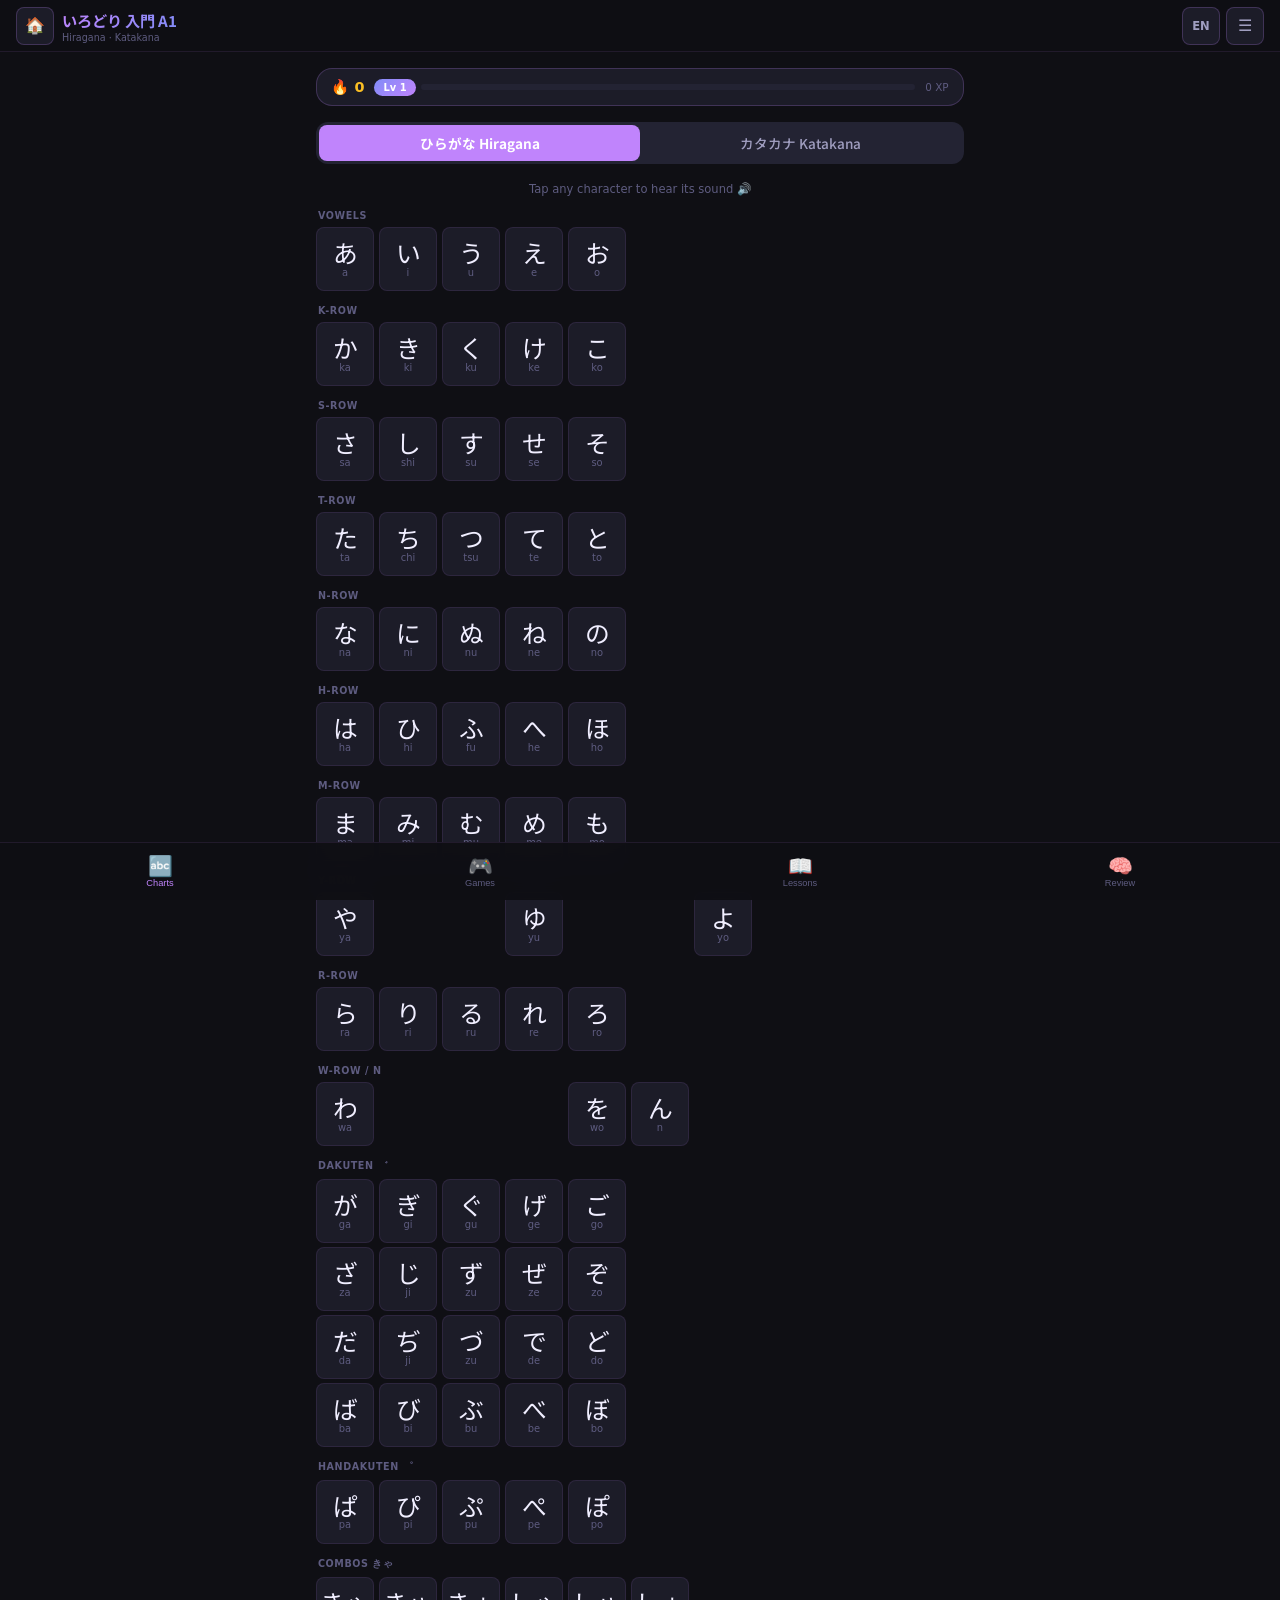
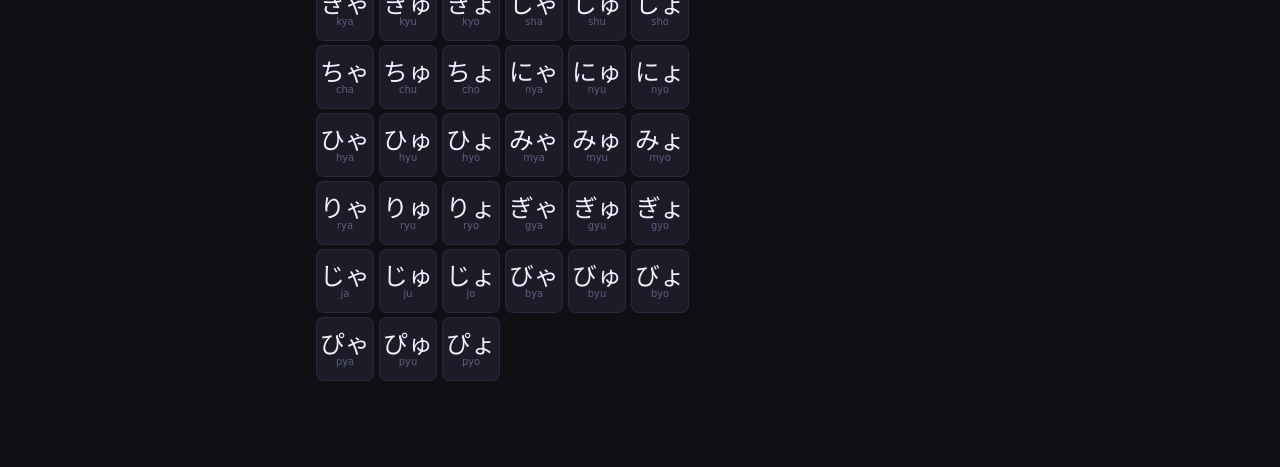
<file: index.html>
<!DOCTYPE html>
<html lang="en">
<head>
<meta charset="UTF-8">
<meta name="viewport" content="width=device-width,initial-scale=1,viewport-fit=cover">
<meta name="apple-mobile-web-app-capable" content="yes">
<meta name="apple-mobile-web-app-status-bar-style" content="black-translucent">
<meta name="theme-color" content="#0f0f14">
<title>Irodori — Japanese for Life</title>
<link rel="manifest" href="manifest.json">
<link href="https://fonts.googleapis.com/css2?family=Noto+Sans+JP:wght@400;500;700&display=swap" rel="stylesheet">
<style>
:root{
  --bg:#0f0f14;--surface:#16161f;--card:#1c1c28;--card2:#232333;--card3:#2a2a3e;
  --accent:#c084fc;--accent2:#818cf8;--teal:#2dd4bf;--green:#4ade80;
  --amber:#fbbf24;--red:#f87171;--text:#f0eeff;--text2:#a09ec0;--text3:#5e5c80;
  --border:rgba(192,132,252,0.10);--border2:rgba(192,132,252,0.22);
  --r8:8px;--r12:12px;--r16:16px;--r22:22px;
  --font-jp:'Noto Sans JP',sans-serif;
  --nav:52px;--tab:58px;
}
*{box-sizing:border-box;margin:0;padding:0}
html{background:var(--bg);color:var(--text);font-family:system-ui,sans-serif;font-size:16px;-webkit-text-size-adjust:100%}
body{min-height:100vh;overflow-x:hidden;padding-bottom:calc(var(--tab) + env(safe-area-inset-bottom,0px))}
::-webkit-scrollbar{width:4px}::-webkit-scrollbar-thumb{background:var(--border2);border-radius:99px}

/* NAVBAR */
.navbar{position:sticky;top:0;z-index:50;height:var(--nav);padding-top:env(safe-area-inset-top,0);
  background:rgba(15,15,20,0.94);backdrop-filter:blur(16px);-webkit-backdrop-filter:blur(16px);
  border-bottom:1px solid var(--border);display:flex;align-items:center;
  justify-content:space-between;padding-left:1rem;padding-right:1rem}
.nb-left{display:flex;align-items:center;gap:8px}
.nb-title{font-size:.95rem;font-weight:700;font-family:var(--font-jp);
  background:linear-gradient(135deg,var(--accent),var(--accent2));
  -webkit-background-clip:text;-webkit-text-fill-color:transparent;background-clip:text}
.nb-sub{font-size:.6rem;color:var(--text3);margin-top:1px}
.icon-btn{width:38px;height:38px;border-radius:var(--r8);border:1px solid var(--border2);
  background:var(--card);color:var(--text2);font-size:1rem;cursor:pointer;
  display:flex;align-items:center;justify-content:center;transition:all .18s;flex-shrink:0}
.icon-btn:hover,.icon-btn:active{border-color:var(--accent);color:var(--accent)}

/* TAB BAR */
.tabbar{position:fixed;bottom:0;left:0;right:0;z-index:50;height:var(--tab);
  padding-bottom:env(safe-area-inset-bottom,0);
  background:rgba(15,15,20,0.96);backdrop-filter:blur(16px);-webkit-backdrop-filter:blur(16px);
  border-top:1px solid var(--border);display:flex;align-items:stretch}
.tab-btn{flex:1;display:flex;flex-direction:column;align-items:center;justify-content:center;
  gap:2px;cursor:pointer;color:var(--text3);font-size:.58rem;border:none;
  background:none;-webkit-tap-highlight-color:transparent;transition:color .18s}
.tab-btn .ti{font-size:1.25rem;line-height:1}
.tab-btn.on{color:var(--accent)}

/* SCREENS */
.page{padding:1rem 1rem 1.5rem;max-width:680px;margin:0 auto}
.screen{display:none}.screen.active{display:block}

/* DRAWER */
.mask{position:fixed;inset:0;background:rgba(0,0,0,.55);z-index:100;opacity:0;pointer-events:none;transition:opacity .25s}
.mask.on{opacity:1;pointer-events:all}
.drawer{position:fixed;top:0;right:0;height:100%;width:min(290px,86vw);background:var(--surface);
  border-left:1px solid var(--border2);z-index:101;transform:translateX(100%);
  transition:transform .28s cubic-bezier(.4,0,.2,1);overflow-y:auto;padding-top:env(safe-area-inset-top,0)}
.drawer.on{transform:translateX(0)}
.dr-head{display:flex;align-items:center;justify-content:space-between;padding:.9rem 1rem;border-bottom:1px solid var(--border)}
.dr-head h2{font-size:.9rem;font-weight:600}
.dr-close{background:none;border:none;color:var(--text3);font-size:1.2rem;cursor:pointer;padding:4px}
.dr-sec{padding:.65rem 1rem .2rem}
.dr-sec-title{font-size:.58rem;font-weight:700;color:var(--text3);letter-spacing:.08em;text-transform:uppercase;margin-bottom:.4rem}
.dr-item{display:flex;align-items:center;gap:8px;padding:.65rem .75rem;border-radius:var(--r12);
  cursor:pointer;border:1px solid transparent;margin-bottom:3px;text-decoration:none;
  transition:all .15s;-webkit-tap-highlight-color:transparent}
.dr-item:hover,.dr-item:active{background:var(--card);border-color:var(--border)}
.dr-item.on{background:var(--card);border-color:var(--accent)}
.dr-icon{font-size:1rem;width:24px;text-align:center;flex-shrink:0}
.dr-title{font-size:.82rem;font-weight:600;color:var(--text)}
.dr-sub{font-size:.64rem;color:var(--text3);margin-top:1px}
.dr-badge{font-size:.58rem;padding:2px 7px;border-radius:99px;background:rgba(192,132,252,.18);color:var(--accent);margin-left:auto}
.dr-divider{height:1px;background:var(--border);margin:.35rem 1rem}
.dr-topic-group{padding:.5rem 1rem .25rem}
.dr-topic-label{font-size:.6rem;color:var(--accent2);font-weight:700;letter-spacing:.06em;text-transform:uppercase;margin-bottom:.3rem;padding-left:.25rem}
.dr-lesson-btn{display:flex;align-items:center;gap:7px;padding:.5rem .75rem;border-radius:var(--r8);
  cursor:pointer;border:none;background:var(--card2);width:100%;margin-bottom:3px;
  text-align:left;font-family:inherit;transition:background .15s;-webkit-tap-highlight-color:transparent}
.dr-lesson-btn:hover,.dr-lesson-btn:active{background:var(--card3)}
.dr-lesson-num{font-size:.6rem;color:var(--accent2);min-width:44px;font-weight:700}
.dr-lesson-en{font-size:.78rem;color:var(--text);flex:1}
.dr-lesson-done{color:var(--teal);font-size:.8rem}

/* CHARTS screen */
.chart-type-row{display:flex;gap:0;background:var(--card2);border-radius:var(--r12);padding:3px;margin-bottom:1.1rem}
.chart-type-btn{flex:1;padding:8px;border-radius:var(--r8);border:none;background:transparent;
  color:var(--text2);font-size:.85rem;cursor:pointer;font-family:var(--font-jp);
  transition:all .2s;-webkit-tap-highlight-color:transparent;font-weight:500}
.chart-type-btn.on{background:var(--accent);color:#fff;font-weight:700}
.chart-hint{font-size:.72rem;color:var(--text3);text-align:center;margin-bottom:.9rem}

/* Kana grid */
.kana-section{margin-bottom:1.25rem}
.kana-row-label{font-size:.6rem;color:var(--text3);font-weight:700;letter-spacing:.06em;text-transform:uppercase;margin-bottom:.4rem;padding-left:2px}
.kana-row{display:flex;gap:5px;flex-wrap:wrap;margin-bottom:4px}
.kana-cell{width:58px;height:64px;background:var(--card);border:1px solid var(--border);border-radius:var(--r8);
  display:flex;flex-direction:column;align-items:center;justify-content:center;gap:2px;
  cursor:pointer;-webkit-tap-highlight-color:transparent;transition:all .15s;flex-shrink:0;
  position:relative;overflow:hidden}
.kana-cell:hover,.kana-cell:active{border-color:var(--accent2);background:var(--card2)}
.kana-cell.playing{border-color:var(--accent);background:rgba(192,132,252,.12)}
.kana-char{font-size:1.55rem;font-family:var(--font-jp);color:var(--text);line-height:1}
.kana-rom{font-size:.62rem;color:var(--text3);font-weight:500}
.kana-cell.empty{background:transparent;border-color:transparent;cursor:default}
.kana-cell.empty:hover{background:transparent;border-color:transparent}
/* ripple on tap */
.kana-cell::after{content:'';position:absolute;inset:0;background:var(--accent);opacity:0;border-radius:inherit;transition:opacity .3s}
.kana-cell.playing::after{opacity:.08}

/* LESSONS screen */
.book-banner{background:linear-gradient(135deg,rgba(192,132,252,.1),rgba(129,140,248,.06));
  border:1px solid var(--border2);border-radius:var(--r22);padding:1rem 1.1rem;
  margin-bottom:1rem;display:flex;align-items:center;gap:12px}
.book-cover{width:48px;height:48px;border-radius:10px;background:linear-gradient(135deg,#ec4899,#c084fc);
  display:flex;align-items:center;justify-content:center;font-size:1.4rem;flex-shrink:0}
.book-info h2{font-size:.9rem;font-weight:700}
.book-info p{font-size:.68rem;color:var(--text3);margin-top:2px}
.prog-wrap{display:flex;align-items:center;gap:8px;margin-bottom:.9rem}
.prog-track{flex:1;height:5px;background:var(--card2);border-radius:99px;overflow:hidden}
.prog-bar{height:100%;background:linear-gradient(90deg,var(--accent2),var(--accent));border-radius:99px;transition:width .5s}
.prog-lbl{font-size:.7rem;color:var(--text3);min-width:28px;text-align:right}
.stats{display:grid;grid-template-columns:repeat(3,1fr);gap:8px;margin-bottom:1rem}
.stat{background:var(--card);border:1px solid var(--border);border-radius:var(--r12);padding:.7rem;text-align:center}
.stat-n{font-size:1.4rem;font-weight:700}.stat-l{font-size:.6rem;color:var(--text3);margin-top:2px}
.sec-label{font-size:.6rem;font-weight:700;color:var(--accent2);letter-spacing:.07em;text-transform:uppercase;
  padding:.8rem 0 .3rem;display:flex;align-items:center;gap:6px}
.sec-label::after{content:'';flex:1;height:1px;background:var(--border)}
.lcard{background:var(--card);border:1px solid var(--border);border-radius:var(--r16);
  padding:.85rem 1rem;margin-bottom:8px;cursor:pointer;-webkit-tap-highlight-color:transparent;
  transition:border-color .15s,transform .12s;display:flex;align-items:flex-start;gap:10px}
.lcard:active{transform:scale(.988)}.lcard:hover{border-color:var(--border2)}.lcard.done{border-color:var(--teal)}
.lc-badge{font-size:.6rem;font-weight:700;color:var(--accent2);background:rgba(129,140,248,.12);
  padding:3px 8px;border-radius:6px;flex-shrink:0;margin-top:2px;white-space:nowrap}
.lc-body{flex:1;min-width:0}
.lc-en{font-size:.88rem;font-weight:600;color:var(--text)}
.lc-jp{font-size:.78rem;font-family:var(--font-jp);color:var(--text2);margin-top:2px}
.lc-pills{display:flex;flex-wrap:wrap;gap:3px;margin-top:5px}
.lc-pill{font-size:.62rem;color:var(--text3);background:var(--card2);border-radius:99px;padding:2px 7px;
  white-space:nowrap;overflow:hidden;text-overflow:ellipsis;max-width:180px}
.lc-check{color:var(--teal);font-size:.85rem;flex-shrink:0}

/* DETAIL screen */
.dcard{background:var(--card);border:1px solid var(--border2);border-radius:var(--r22);padding:1.1rem;margin-bottom:.9rem}
.d-topic{font-size:.6rem;font-weight:700;color:var(--accent2);text-transform:uppercase;letter-spacing:.07em;margin-bottom:3px}
.d-num{font-size:.65rem;color:var(--text3);margin-bottom:3px}
.d-title{font-size:1.1rem;font-weight:700;margin-bottom:2px}
.d-jp{font-size:.92rem;font-family:var(--font-jp);color:var(--text2);margin-bottom:.9rem}
.d-sec{margin-bottom:1.1rem}
.d-hdr{font-size:.64rem;font-weight:700;color:var(--accent);text-transform:uppercase;letter-spacing:.06em;
  margin-bottom:.5rem;display:flex;align-items:center;gap:6px}
.d-hdr::after{content:'';flex:1;height:1px;background:var(--border)}
.cando-item{display:flex;gap:7px;align-items:flex-start;padding:.5rem .7rem;
  background:rgba(192,132,252,.05);border-radius:var(--r8);margin-bottom:4px;border-left:2px solid var(--accent2)}
.cando-txt{font-size:.78rem;color:var(--text2);line-height:1.45}
.phrase-row{display:flex;align-items:center;gap:8px;padding:.55rem .7rem;
  border-radius:var(--r8);background:var(--card2);margin-bottom:4px;cursor:pointer;
  -webkit-tap-highlight-color:transparent;transition:background .15s}
.phrase-row:hover,.phrase-row:active{background:var(--card3)}
.ph-jp{font-size:.95rem;font-family:var(--font-jp);color:var(--text);flex-shrink:0;min-width:0}
.ph-right{flex:1;min-width:0;padding-left:4px}
.ph-r{font-size:.68rem;color:var(--text3)}
.ph-en{font-size:.74rem;color:var(--text2);margin-top:1px}
.ph-play{color:var(--accent2);font-size:.85rem;flex-shrink:0}
.kanji-grid{display:flex;flex-wrap:wrap;gap:5px}
.kchip{background:var(--card2);border:1px solid var(--border);border-radius:var(--r8);
  padding:5px 9px;text-align:center;cursor:pointer;min-width:50px;
  transition:border-color .15s;-webkit-tap-highlight-color:transparent}
.kchip:hover,.kchip:active{border-color:var(--accent2)}
.kc-jp{font-size:1rem;font-family:var(--font-jp);color:var(--text)}
.kc-r{font-size:.58rem;color:var(--text3);margin-top:2px}.kc-en{font-size:.58rem;color:var(--teal);margin-top:1px}
.gram-item{padding:.6rem .75rem;background:var(--card2);border-radius:var(--r8);margin-bottom:5px}
.gi-pat{font-size:.82rem;font-weight:600;color:var(--accent);font-family:var(--font-jp);margin-bottom:2px}
.gi-ex{font-size:.77rem;color:var(--text2);font-family:var(--font-jp)}.gi-m{font-size:.7rem;color:var(--text3);margin-top:2px}
.act-row{display:flex;align-items:center;gap:7px;padding:.5rem .75rem;background:var(--card2);border-radius:var(--r8);margin-bottom:4px}
.act-icon{font-size:.95rem;flex-shrink:0}.act-txt{font-size:.78rem;color:var(--text2);font-family:var(--font-jp);flex:1}
.act-en{font-size:.64rem;color:var(--text3)}
.act-play{width:28px;height:28px;border-radius:50%;border:1px solid var(--border2);
  background:var(--card);color:var(--accent2);font-size:.7rem;cursor:pointer;
  display:flex;align-items:center;justify-content:center;flex-shrink:0;transition:all .15s}
.act-play:hover,.act-play:active{background:var(--accent2);color:#fff;border-color:var(--accent2)}
.tips-box{background:rgba(251,191,36,.06);border:1px solid rgba(251,191,36,.18);border-radius:var(--r12);padding:.7rem .9rem}
.tips-tag{display:inline-block;font-size:.65rem;background:rgba(251,191,36,.12);color:var(--amber);border-radius:99px;padding:3px 8px;margin:2px 3px 2px 0}

/* QUIZ */
.quiz-card{background:var(--card);border:1px solid var(--border2);border-radius:var(--r22);padding:1.25rem 1rem;text-align:center}
.quiz-char{font-size:3.8rem;font-family:var(--font-jp);color:var(--text);line-height:1.2;margin:.5rem 0;cursor:pointer}
.quiz-txt{font-size:.85rem;color:var(--text2);margin-bottom:.9rem}
.quiz-score{font-size:.72rem;color:var(--text3);margin-bottom:.5rem}
.quiz-opts{display:grid;grid-template-columns:1fr 1fr;gap:7px;margin-bottom:.7rem}
.quiz-opt{padding:11px 7px;border:1px solid var(--border2);border-radius:var(--r12);
  background:var(--card2);color:var(--text);font-size:.82rem;cursor:pointer;
  font-family:inherit;transition:all .18s;line-height:1.3;-webkit-tap-highlight-color:transparent}
.quiz-opt:hover:not(:disabled){border-color:var(--accent2);color:var(--accent2)}
.quiz-opt.ok{background:rgba(74,222,128,.12);border-color:var(--green);color:var(--green)}
.quiz-opt.ng{background:rgba(248,113,113,.1);border-color:var(--red);color:var(--red)}
.quiz-fb{font-size:.85rem;font-weight:600;min-height:20px;margin:.4rem 0}
.quiz-fb.ok{color:var(--green)}.quiz-fb.ng{color:var(--red)}
.ex-type-row{display:flex;gap:5px;flex-wrap:wrap;justify-content:center;margin-bottom:.9rem}
.ex-t-btn{padding:5px 13px;border-radius:99px;border:1px solid var(--border2);
  background:var(--card2);color:var(--text2);font-size:.75rem;cursor:pointer;transition:all .18s;font-family:inherit}
.ex-t-btn.on{background:var(--accent2);border-color:var(--accent2);color:#fff;font-weight:600}

/* BUTTONS */
.btn{display:inline-flex;align-items:center;justify-content:center;gap:5px;padding:10px 16px;
  border-radius:var(--r12);font-size:.85rem;font-weight:600;cursor:pointer;border:none;
  transition:opacity .18s,transform .12s;-webkit-tap-highlight-color:transparent;font-family:inherit}
.btn:active{transform:scale(.97)}
.btn-p{background:var(--accent);color:#fff}.btn-p:hover{opacity:.88}
.btn-s{background:var(--card2);color:var(--text2);border:1px solid var(--border2)}
.btn-s:hover{border-color:var(--accent);color:var(--accent)}
.btn-t{background:rgba(45,212,191,.13);border:1px solid var(--teal);color:var(--teal)}
.btn-t:hover{background:rgba(45,212,191,.22)}
.btn-full{width:100%}
.btn-next{width:100%;padding:11px;background:linear-gradient(135deg,var(--accent2),var(--accent));
  color:#fff;border:none;border-radius:var(--r12);font-size:.88rem;font-weight:600;
  cursor:pointer;margin-top:.5rem;transition:opacity .18s;font-family:inherit}
.btn-next:disabled{opacity:.25;cursor:default}.btn-next:hover:not(:disabled){opacity:.88}
.btn-back{display:inline-flex;align-items:center;gap:4px;background:none;border:none;
  color:var(--text3);font-size:.8rem;cursor:pointer;margin-bottom:.7rem;
  font-family:inherit;transition:color .18s;-webkit-tap-highlight-color:transparent}
.btn-back:hover{color:var(--text)}

/* ═══ STROKE ORDER MODAL ═══ */
.stroke-modal{position:fixed;inset:0;background:rgba(0,0,0,.7);z-index:300;display:none;
  align-items:center;justify-content:center;padding:1.25rem}
.stroke-modal.on{display:flex}
.sm-card{background:var(--surface);border:1px solid var(--border2);border-radius:var(--r22);
  padding:1.1rem;width:min(360px,92vw);text-align:center;position:relative;
  animation:smpop .22s ease}
@keyframes smpop{from{transform:scale(.92);opacity:0}to{transform:scale(1);opacity:1}}
.sm-close{position:absolute;top:10px;right:12px;background:none;border:none;color:var(--text3);
  font-size:1.25rem;cursor:pointer;padding:4px;z-index:2}
.sm-head{display:flex;align-items:baseline;justify-content:center;gap:10px;margin-bottom:.6rem}
.sm-char{font-size:1.9rem;font-family:var(--font-jp);font-weight:700;color:var(--text)}
.sm-rom{font-size:1rem;color:var(--accent);font-weight:700}
.sm-svg-wrap{background:#fff;border-radius:14px;padding:6px;margin-bottom:.7rem}
.sm-svg-wrap svg{width:100%;height:auto;display:block}
.sm-btns{display:flex;gap:7px}
.sm-btns .btn{flex:1;padding:9px}


/* ═══ LANGUAGE SWITCHER ═══ */
.lang-btn{min-width:38px;height:38px;padding:0 8px;border-radius:var(--r8);border:1px solid var(--border2);
  background:var(--card);color:var(--text2);font-size:.72rem;font-weight:700;cursor:pointer;
  display:flex;align-items:center;justify-content:center;transition:all .18s;flex-shrink:0;font-family:inherit}
.lang-btn:hover,.lang-btn:active{border-color:var(--accent);color:var(--accent)}
.lang-menu{position:fixed;top:calc(var(--nav) + 6px);right:1rem;z-index:150;
  background:var(--surface);border:1px solid var(--border2);border-radius:var(--r12);
  padding:5px;min-width:150px;box-shadow:0 8px 30px rgba(0,0,0,.5);
  opacity:0;pointer-events:none;transform:translateY(-8px);transition:all .2s}
.lang-menu.on{opacity:1;pointer-events:all;transform:translateY(0)}
.lang-opt{display:flex;align-items:center;gap:8px;padding:9px 12px;border-radius:var(--r8);
  cursor:pointer;font-size:.82rem;color:var(--text2);transition:background .15s;
  -webkit-tap-highlight-color:transparent}
.lang-opt:hover{background:var(--card)}
.lang-opt.on{background:var(--card);color:var(--accent);font-weight:700}
.lang-flag{font-size:1rem}


/* ═══ GAME + XP/STREAK ═══ */
.xp-bar{display:flex;align-items:center;gap:10px;background:var(--card);border:1px solid var(--border2);
  border-radius:var(--r16);padding:.6rem .9rem;margin-bottom:1rem}
.xp-streak{display:flex;align-items:center;gap:4px;font-size:.9rem;font-weight:700;color:var(--amber)}
.xp-level{display:flex;align-items:center;gap:5px;flex:1}
.xp-level-badge{font-size:.62rem;font-weight:700;color:#fff;background:linear-gradient(135deg,var(--accent2),var(--accent));
  padding:3px 9px;border-radius:99px;white-space:nowrap}
.xp-track{flex:1;height:6px;background:var(--card2);border-radius:99px;overflow:hidden}
.xp-fill{height:100%;background:linear-gradient(90deg,var(--amber),#fb923c);border-radius:99px;transition:width .6s}
.xp-pts{font-size:.65rem;color:var(--text3);white-space:nowrap}

/* Game menu cards */
.game-menu{display:grid;grid-template-columns:1fr 1fr;gap:10px;margin-bottom:1rem}
.game-card{background:var(--card);border:1px solid var(--border2);border-radius:var(--r16);
  padding:1.1rem .9rem;text-align:center;cursor:pointer;transition:all .18s;
  -webkit-tap-highlight-color:transparent}
.game-card:active{transform:scale(.96)}
.game-card:hover{border-color:var(--accent)}
.gc-icon{font-size:2rem;margin-bottom:.4rem}
.gc-title{font-size:.85rem;font-weight:700;color:var(--text)}
.gc-sub{font-size:.65rem;color:var(--text3);margin-top:2px}

/* Matching game board */
.match-board{display:grid;grid-template-columns:repeat(4,1fr);gap:8px;margin-bottom:1rem}
.match-tile{aspect-ratio:1;background:var(--card2);border:2px solid var(--border2);border-radius:var(--r12);
  display:flex;align-items:center;justify-content:center;cursor:pointer;
  font-size:1.5rem;font-family:var(--font-jp);color:transparent;
  transition:all .25s;-webkit-tap-highlight-color:transparent;
  position:relative;user-select:none}
.match-tile .tile-back{position:absolute;inset:0;display:flex;align-items:center;justify-content:center;
  font-size:1.3rem;color:var(--text3);opacity:1;transition:opacity .2s}
.match-tile.flipped{color:var(--text);background:var(--card3);border-color:var(--accent2)}
.match-tile.flipped .tile-back{opacity:0}
.match-tile.matched{color:var(--green);background:rgba(74,222,128,.1);border-color:var(--green);cursor:default}
.match-tile.matched .tile-back{opacity:0}
.match-tile.rom{font-size:.95rem;font-family:inherit;font-weight:700}
.match-stats{display:flex;justify-content:space-between;font-size:.75rem;color:var(--text3);margin-bottom:.75rem;padding:0 2px}

/* Sound quiz */
.sound-play-big{width:90px;height:90px;border-radius:50%;border:2px solid var(--accent2);
  background:rgba(129,140,248,.1);color:var(--accent2);font-size:2rem;cursor:pointer;
  display:flex;align-items:center;justify-content:center;margin:1rem auto;
  transition:all .2s;-webkit-tap-highlight-color:transparent}
.sound-play-big:active{transform:scale(.93)}
.sound-play-big:hover{background:rgba(129,140,248,.2)}
.sound-opts{display:grid;grid-template-columns:repeat(2,1fr);gap:8px;margin-bottom:.75rem}
.sound-opt{padding:14px;border:1px solid var(--border2);border-radius:var(--r12);
  background:var(--card2);color:var(--text);font-size:1.6rem;font-family:var(--font-jp);
  cursor:pointer;transition:all .18s;-webkit-tap-highlight-color:transparent}
.sound-opt:hover:not(:disabled){border-color:var(--accent2)}
.sound-opt.ok{background:rgba(74,222,128,.12);border-color:var(--green);color:var(--green)}
.sound-opt.ng{background:rgba(248,113,113,.1);border-color:var(--red);color:var(--red)}

/* Badges */
.badge-grid{display:grid;grid-template-columns:repeat(3,1fr);gap:8px;margin-bottom:1rem}
.badge-item{background:var(--card);border:1px solid var(--border);border-radius:var(--r12);
  padding:.8rem .5rem;text-align:center;transition:all .2s}
.badge-item.earned{border-color:var(--amber);background:rgba(251,191,36,.05)}
.badge-item.locked{opacity:.35;filter:grayscale(1)}
.badge-icon{font-size:1.6rem;margin-bottom:.25rem}
.badge-name{font-size:.6rem;font-weight:700;color:var(--text2)}

/* XP toast */
.xp-toast{position:fixed;top:70px;left:50%;transform:translateX(-50%) translateY(-20px);
  background:linear-gradient(135deg,var(--amber),#fb923c);color:#1a1a1a;
  font-size:.85rem;font-weight:700;padding:8px 18px;border-radius:99px;
  z-index:200;opacity:0;pointer-events:none;transition:all .35s;box-shadow:0 4px 20px rgba(251,191,36,.4)}
.xp-toast.show{opacity:1;transform:translateX(-50%) translateY(0)}

</style>
</head>
<body>

<!-- MASK + DRAWER -->
<div class="mask" id="mask"></div>
<div class="drawer" id="drawer">
  <div class="dr-head">
    <h2>📚 Irodori Menu</h2>
    <button class="dr-close" id="dr-close">✕</button>
  </div>

  <div class="dr-sec">
    <div class="dr-sec-title">Screens</div>
    <div class="dr-item" id="menu-charts" onclick="goCharts();closeDrawer()">
      <span class="dr-icon">🔤</span>
      <div><div class="dr-title">Hiragana / Katakana</div><div class="dr-sub">Charts with audio</div></div>
    </div>
    <a class="dr-item" id="menu-counting" href="counting.html" style="color:inherit">
      <span class="dr-icon">🔢</span>
      <div><div class="dr-title">Counting — 数字</div><div class="dr-sub">Numbers · counters · days · age</div></div>
      <span class="dr-badge new">NEW</span>
    </a>
    <div class="dr-item" id="menu-games" onclick="goGames();closeDrawer()">
      <span class="dr-icon">🎮</span>
      <div><div class="dr-title">Games</div><div class="dr-sub">Matching · Sound quiz · Badges</div></div>
    </div>
    <div class="dr-item" id="menu-review" onclick="goReview();closeDrawer()">
      <span class="dr-icon">🧠</span>
      <div><div class="dr-title">Review Quiz</div><div class="dr-sub">Random practice</div></div>
    </div>
  </div>

  <div class="dr-divider"></div>
  <div class="dr-sec">
    <div class="dr-sec-title" id="dr-books-title">Books</div>
    <div class="dr-item on">
      <span class="dr-icon">🌸</span>
      <div><div class="dr-title">Starter A1 — 入門</div><div class="dr-sub">Book 1 · current</div></div>
      <span class="dr-badge">Now</span>
    </div>
    <a class="dr-item" href="elementary1.html" style="color:inherit">
      <span class="dr-icon">🌿</span>
      <div><div class="dr-title">Elementary 1 A2 — 初級1</div><div class="dr-sub">Book 2 · JFT-Basic</div></div>
    </a>
  </div>

  <div class="dr-divider"></div>
  <div class="dr-sec">
    <div class="dr-sec-title">Jump to Lesson</div>
  </div>
  <div id="drawer-lessons"></div>
</div>

<!-- NAVBAR -->
<nav class="navbar">
  <div class="nb-left">
    <button class="icon-btn" onclick="goCharts()" title="Home">🏠</button>
    <div>
      <div class="nb-title" id="nb-title">いろどり 入門 A1</div>
      <div class="nb-sub" id="nb-sub">Irodori Starter</div>
    </div>
  </div>
  <div style="display:flex;gap:6px;align-items:center">
    <button class="lang-btn" id="lang-btn">EN</button>
    <button class="icon-btn" id="menu-btn">☰</button>
  </div>
</nav>

<!-- LANGUAGE MENU -->
<div class="lang-menu" id="lang-menu">
  <div class="lang-opt" data-lang="en" onclick="setLang('en')"><span class="lang-flag">🇬🇧</span> English</div>
  <div class="lang-opt" data-lang="si" onclick="setLang('si')"><span class="lang-flag">🇱🇰</span> සිංහල</div>
  <div class="lang-opt" data-lang="ta" onclick="setLang('ta')"><span class="lang-flag">🇱🇰</span> தமிழ்</div>
</div>

<!-- SCREEN: CHARTS (HOME) -->
<div class="screen active" id="s-charts">
  <div class="page">
    <div id="xp-bar-home"></div>
    <div class="chart-type-row">
      <button class="chart-type-btn on" id="chart-h-btn" onclick="setChartType('h')">ひらがな Hiragana</button>
      <button class="chart-type-btn" id="chart-k-btn" onclick="setChartType('k')">カタカナ Katakana</button>
    </div>
    <div class="chart-hint" id="chart-hint">Tap any character to hear its sound 🔊</div>
    <div id="chart-grid"></div>
  </div>
</div>

<!-- SCREEN: LESSONS LIST -->
<div class="screen" id="s-lessons">
  <div class="page">
    <div class="book-banner">
      <div class="book-cover">🌸</div>
      <div class="book-info">
        <h2>Starter (A1) — 入門</h2>
        <p>Irodori: Japanese for Life in Japan · 18 Lessons</p>
      </div>
    </div>
    <div id="book-prog"></div>
    <div id="book-stats"></div>
    <div id="lesson-list"></div>
  </div>
</div>

<!-- SCREEN: LESSON DETAIL -->
<div class="screen" id="s-detail">
  <div class="page">
    <button class="btn-back" id="detail-back-btn" onclick="goLessons()">← All Lessons</button>
    <div id="detail-content"></div>
  </div>
</div>

<!-- SCREEN: EXERCISE -->
<div class="screen" id="s-exercise">
  <div class="page">
    <button class="btn-back" id="ex-back">← Back</button>
    <div id="exercise-content"></div>
  </div>
</div>

<!-- SCREEN: REVIEW -->
<div class="screen" id="s-review">
  <div class="page">
    <button class="btn-back" onclick="goCharts()">← Home</button>
    <div id="review-content"></div>
  </div>
</div>


<!-- SCREEN: GAMES -->
<div class="screen" id="s-games">
  <div class="page">
    <div id="games-content"></div>
  </div>
</div>

<!-- XP TOAST -->
<div class="xp-toast" id="xp-toast">+10 XP!</div>


<!-- STROKE ORDER MODAL -->
<div class="stroke-modal" id="stroke-modal" onclick="if(event.target===this)closeStroke()">
  <div class="sm-card">
    <button class="sm-close" onclick="closeStroke()">✕</button>
    <div class="sm-head"><span class="sm-char" id="sm-char">あ</span><span class="sm-rom" id="sm-rom">a</span></div>
    <div class="sm-svg-wrap" id="sm-svg"></div>
    <div class="sm-btns">
      <button class="btn btn-s" onclick="animateStroke()">▶ Draw</button>
      <button class="btn btn-p" id="sm-sound">🔊 Sound</button>
    </div>
  </div>
</div>

<!-- TAB BAR -->
<nav class="tabbar">
  <button class="tab-btn on" id="tab-charts" onclick="goCharts()">
    <span class="ti">🔤</span>Charts
  </button>
  <button class="tab-btn" id="tab-games" onclick="goGames()">
    <span class="ti">🎮</span>Games
  </button>
  <button class="tab-btn" id="tab-lessons" onclick="goLessons()">
    <span class="ti">📖</span>Lessons
  </button>
  <button class="tab-btn" id="tab-review" onclick="goReview()">
    <span class="ti">🧠</span>Review
  </button>
</nav>

<script>
// ═══════════════════════════════════
// TTS
// ═══════════════════════════════════
let ttsV=[];
if(window.speechSynthesis){
  const lv=()=>{ttsV=speechSynthesis.getVoices().filter(v=>v.lang.startsWith('ja'));};
  lv(); speechSynthesis.addEventListener('voiceschanged',lv);
}
function speak(txt,rate){
  if(!window.speechSynthesis)return;
  speechSynthesis.cancel();
  // Blanks (___ or 〜) → say ナニナニ once; strip parentheses like 便利(な)→便利な
  txt = String(txt).replace(/[_＿]+/g, 'ナニナニ');
  txt = txt.replace(/[〜~]+/g, 'ナニナニ');
  txt = txt.replace(/[（(]([^）)]*)[）)]/g, '$1');
  txt = txt.replace(/・/g, ' ');
  txt = txt.replace(/…/g, '');
  const u=new SpeechSynthesisUtterance(txt);
  u.lang='ja-JP';u.rate=rate||0.8;
  if(ttsV.length)u.voice=ttsV[0];
  speechSynthesis.speak(u);
}

// ═══════════════════════════════════
// UTILS
// ═══════════════════════════════════
function $(id){return document.getElementById(id);}
function esc(s){return String(s||'').replace(/&/g,'&amp;').replace(/</g,'&lt;').replace(/>/g,'&gt;').replace(/"/g,'&quot;');}
function shuf(a){return[...a].sort(()=>Math.random()-0.5);}

const BOOK='irodori_a1';
function isDone(n){return localStorage.getItem(BOOK+'_l'+n)==='1';}
function setDone(n,v){v?localStorage.setItem(BOOK+'_l'+n,'1'):localStorage.removeItem(BOOK+'_l'+n);}
function bookProg(){let d=0;LESSONS.forEach(l=>{if(isDone(l.num))d++;});return{done:d,total:18,pct:Math.round(d/18*100)};}

// ═══════════════════════════════════
// LANGUAGE SYSTEM (EN / SI / TA)
// ═══════════════════════════════════
let LANG = localStorage.getItem('app_lang') || 'en';

const UI = {
  en: {
    charts_hint:'Tap any character to hear its sound 🔊',
    lessons:'Lessons', charts:'Charts', games:'Games', review:'Review',
    menu_title:'📚 Irodori Menu', screens:'Screens',
    m_charts:'Hiragana / Katakana', m_charts_sub:'Charts with audio',
    m_lessons:'All Lessons', m_lessons_sub:'Starter A1 — 18 lessons',
    m_games:'Games', m_games_sub:'Matching · Sound quiz · Badges',
    m_review:'Review Quiz', m_review_sub:'Random practice',
    jump:'Jump to Lesson',
    book_title:'Starter (A1) — 入門', book_sub:'Irodori: Japanese for Life in Japan · 18 Lessons',
    stat_lessons:'Lessons', stat_done:'Done', stat_togo:'To go',
    all_lessons:'← All Lessons', back:'← Back', home:'← Home', games_back:'← Games',
    cando:'🎯 Can-do Goals', activities:'📝 Activities',
    phrases:'💬 Key Phrases', phrases_tap:'(tap to hear ▶)',
    kanji:'漢 Kanji Words', grammar:'📖 Grammar Notes', tips:'🇯🇵 Life in Japan Tips',
    no_kanji:'No kanji in this lesson', gram_book:'Grammar notes in textbook',
    practice:'🧠 Practice', mark_complete:'✓ Mark Complete', completed_undo:'✓ Completed — undo',
    lesson_of:'Lesson', of18:'/ 18 · Starter A1',
    q:'Q', score:'Score', what_mean:'What does this mean? (tap to hear)',
    choose_meaning:'Choose the correct meaning:', next:'Next →',
    ex_done:'Exercise Complete!', correct_count:'correct', try_again:'↩ Try Again',
    back_lesson:'← Back to Lesson', complete_continue:'✓ Complete & Continue →',
    no_ex:'No exercises for this type',
    review_mode:'🧠 REVIEW', review_done:'Review Complete!', new_review:'↩ New Review',
    games_title:'🎮 Games', games_sub:'Play & Learn',
    g_match:'Matching', g_match_h:'Hiragana pairs', g_match_k:'Katakana pairs',
    g_sound:'Sound Quiz', g_sound_h:'Hear → find kana', g_sound_k:'Katakana sounds',
    badges:'🏅 Badges', match_title:'🎴 Matching', match_sub:'Match kana with its sound!',
    moves:'Moves', pairs:'Pairs', you_win:'You Win!', completed_in:'Completed in', moves2:'moves',
    bonus_xp:'bonus XP! 🌟', play_again:'↩ Play Again', games_menu:'← Games Menu',
    sound_quiz:'🔊 SOUND QUIZ', round:'Round', listen_find:'Listen and find the kana!',
    tap_replay:'(tap to replay)', it_was:'✗ It was:', sq_done:'Sound Quiz Done!',
    great:'Excellent! Keep going!', good:'Good progress! Try again.', study:'Review the lesson and try again.',
    ph_greet_hello:'Hello',
  },
  si: {
    charts_hint:'ශබ්දය ඇසීමට ඕනෑම අකුරක් tap කරන්න 🔊',
    lessons:'පාඩම්', charts:'හෝඩිය', games:'ක්‍රීඩා', review:'පුනරීක්ෂණ',
    menu_title:'📚 Irodori මෙනුව', screens:'තිර',
    m_charts:'හිරගනා / කතකනා', m_charts_sub:'ශබ්ද සහිත හෝඩි',
    m_lessons:'සියලු පාඩම්', m_lessons_sub:'Starter A1 — පාඩම් 18',
    m_games:'ක්‍රීඩා', m_games_sub:'ගැලපීම · ශබ්ද quiz · පදක්කම්',
    m_review:'පුනරීක්ෂණ Quiz', m_review_sub:'අහඹු පුහුණුව',
    jump:'පාඩමකට යන්න',
    book_title:'Starter (A1) — 入門', book_sub:'ජපානයේ ජීවිතයට ජපන් · පාඩම් 18',
    stat_lessons:'පාඩම්', stat_done:'නිමයි', stat_togo:'ඉතිරි',
    all_lessons:'← සියලු පාඩම්', back:'← ආපසු', home:'← මුල් පිටුව', games_back:'← ක්‍රීඩා',
    cando:'🎯 ඉලක්ක (Can-do)', activities:'📝 ක්‍රියාකාරකම්',
    phrases:'💬 ප්‍රධාන වාක්‍ය', phrases_tap:'(ශබ්දයට tap ▶)',
    kanji:'漢 කන්ජි වචන', grammar:'📖 ව්‍යාකරණ සටහන්', tips:'🇯🇵 ජපානයේ ජීවිත Tips',
    no_kanji:'මෙම පාඩමේ කන්ජි නැත', gram_book:'ව්‍යාකරණ සටහන් පොතේ ඇත',
    practice:'🧠 පුහුණු වන්න', mark_complete:'✓ නිම කළා', completed_undo:'✓ නිමයි — undo',
    lesson_of:'පාඩම', of18:'/ 18 · Starter A1',
    q:'ප්‍ර', score:'ලකුණු', what_mean:'මෙහි තේරුම කුමක්ද? (ශබ්දයට tap)',
    choose_meaning:'නිවැරදි තේරුම තෝරන්න:', next:'ඊළඟ →',
    ex_done:'අභ්‍යාසය නිමයි!', correct_count:'නිවැරදියි', try_again:'↩ නැවත',
    back_lesson:'← පාඩමට ආපසු', complete_continue:'✓ නිම කර ඉදිරියට →',
    no_ex:'මේ වර්ගයේ අභ්‍යාස නැත',
    review_mode:'🧠 පුනරීක්ෂණ', review_done:'පුනරීක්ෂණය නිමයි!', new_review:'↩ නව පුනරීක්ෂණ',
    games_title:'🎮 ක්‍රීඩා', games_sub:'සෙල්ලම් කරමින් ඉගෙන ගන්න',
    g_match:'ගැලපීම', g_match_h:'හිරගනා යුගල', g_match_k:'කතකනා යුගල',
    g_sound:'ශබ්ද Quiz', g_sound_h:'අහලා → අකුර හොයන්න', g_sound_k:'කතකනා ශබ්ද',
    badges:'🏅 පදක්කම්', match_title:'🎴 ගැලපීම', match_sub:'අකුර ශබ්දයට ගලපන්න!',
    moves:'පියවර', pairs:'යුගල', you_win:'දිනුවා!', completed_in:'නිම කළේ', moves2:'පියවරින්',
    bonus_xp:'bonus XP! 🌟', play_again:'↩ නැවත සෙල්ලම්', games_menu:'← ක්‍රීඩා මෙනුව',
    sound_quiz:'🔊 ශබ්ද QUIZ', round:'වටය', listen_find:'අහලා අකුර හොයන්න!',
    tap_replay:'(නැවත ඇසීමට tap)', it_was:'✗ නිවැරදි:', sq_done:'ශබ්ද Quiz නිමයි!',
    great:'නියමයි! දිගටම!', good:'හොඳ ප්‍රගතියක්! නැවත try කරන්න.', study:'පාඩම බලලා නැවත try කරන්න.',
    ph_greet_hello:'ආයුබෝවන්',
  },
  ta: {
    charts_hint:'ஒலியைக் கேட்க எந்த எழுத்தையும் tap செய்யவும் 🔊',
    lessons:'பாடங்கள்', charts:'எழுத்துகள்', games:'விளையாட்டு', review:'மீள்பார்வை',
    menu_title:'📚 Irodori மெனு', screens:'திரைகள்',
    m_charts:'ஹிரகனா / கடகனா', m_charts_sub:'ஒலியுடன் எழுத்து அட்டவணை',
    m_lessons:'அனைத்து பாடங்கள்', m_lessons_sub:'Starter A1 — 18 பாடங்கள்',
    m_games:'விளையாட்டு', m_games_sub:'பொருத்துதல் · ஒலி quiz · பதக்கங்கள்',
    m_review:'மீள்பார்வை Quiz', m_review_sub:'சீரற்ற பயிற்சி',
    jump:'பாடத்திற்கு செல்',
    book_title:'Starter (A1) — 入門', book_sub:'ஜப்பானில் வாழ்க்கைக்கான ஜப்பானியம் · 18 பாடங்கள்',
    stat_lessons:'பாடங்கள்', stat_done:'முடிந்தது', stat_togo:'மீதம்',
    all_lessons:'← அனைத்து பாடங்கள்', back:'← பின்', home:'← முகப்பு', games_back:'← விளையாட்டு',
    cando:'🎯 இலக்குகள் (Can-do)', activities:'📝 செயல்பாடுகள்',
    phrases:'💬 முக்கிய சொற்றொடர்கள்', phrases_tap:'(ஒலிக்கு tap ▶)',
    kanji:'漢 கன்ஜி சொற்கள்', grammar:'📖 இலக்கண குறிப்புகள்', tips:'🇯🇵 ஜப்பான் வாழ்க்கை Tips',
    no_kanji:'இந்த பாடத்தில் கன்ஜி இல்லை', gram_book:'இலக்கண குறிப்புகள் புத்தகத்தில்',
    practice:'🧠 பயிற்சி', mark_complete:'✓ முடிந்தது', completed_undo:'✓ முடிந்தது — undo',
    lesson_of:'பாடம்', of18:'/ 18 · Starter A1',
    q:'கே', score:'மதிப்பெண்', what_mean:'இதன் பொருள் என்ன? (ஒலிக்கு tap)',
    choose_meaning:'சரியான பொருளைத் தேர்ந்தெடு:', next:'அடுத்து →',
    ex_done:'பயிற்சி முடிந்தது!', correct_count:'சரி', try_again:'↩ மீண்டும்',
    back_lesson:'← பாடத்திற்கு பின்', complete_continue:'✓ முடித்து தொடரவும் →',
    no_ex:'இந்த வகைக்கு பயிற்சிகள் இல்லை',
    review_mode:'🧠 மீள்பார்வை', review_done:'மீள்பார்வை முடிந்தது!', new_review:'↩ புதிய மீள்பார்வை',
    games_title:'🎮 விளையாட்டு', games_sub:'விளையாடி கற்றுக்கொள்',
    g_match:'பொருத்துதல்', g_match_h:'ஹிரகனா ஜோடிகள்', g_match_k:'கடகனா ஜோடிகள்',
    g_sound:'ஒலி Quiz', g_sound_h:'கேட்டு → எழுத்தை கண்டுபிடி', g_sound_k:'கடகனா ஒலிகள்',
    badges:'🏅 பதக்கங்கள்', match_title:'🎴 பொருத்துதல்', match_sub:'எழுத்தை ஒலியுடன் பொருத்து!',
    moves:'நகர்வுகள்', pairs:'ஜோடிகள்', you_win:'வென்றீர்கள்!', completed_in:'முடித்தது', moves2:'நகர்வுகளில்',
    bonus_xp:'bonus XP! 🌟', play_again:'↩ மீண்டும் விளையாடு', games_menu:'← விளையாட்டு மெனு',
    sound_quiz:'🔊 ஒலி QUIZ', round:'சுற்று', listen_find:'கேட்டு எழுத்தை கண்டுபிடி!',
    tap_replay:'(மீண்டும் கேட்க tap)', it_was:'✗ சரியானது:', sq_done:'ஒலி Quiz முடிந்தது!',
    great:'அருமை! தொடருங்கள்!', good:'நல்ல முன்னேற்றம்! மீண்டும் முயற்சி.', study:'பாடத்தை படித்து மீண்டும் முயற்சி.',
    ph_greet_hello:'வணக்கம்',
  }
};
function T(key){ return (UI[LANG] && UI[LANG][key]) || UI.en[key] || key; }

// ── Key aliases (map code keys → dict keys) ──
(function(){
  const alias = {
    key_phrases:'phrases', tap_to_hear:'phrases_tap', kanji_words:'kanji',
    grammar_notes:'grammar', grammar_in_book:'gram_book',
    ex_complete:'ex_done', review_complete:'review_done',
    back_home:'home', back_games:'games_back',
    matching:'g_match', h_pairs:'g_match_h', k_pairs:'g_match_k',
    sound_quiz_menu:'g_sound', hear_find:'g_sound_h', k_sounds:'g_sound_k',
    sound_done:'sq_done', done:'stat_done', to_go:'stat_togo',
    lessons_title:'m_lessons',
    phrases_tab:null, kanji_tab:null, grammar_tab:null, // fallbacks below
  };
  const extras = {
    en:{phrases_tab:'Phrases',kanji_tab:'Kanji',grammar_tab:'Grammar'},
    si:{phrases_tab:'වාක්‍ය',kanji_tab:'කන්ජි',grammar_tab:'ව්‍යාකරණ'},
    ta:{phrases_tab:'சொற்றொடர்',kanji_tab:'கன்ஜி',grammar_tab:'இலக்கணம்'},
  };
  ['en','si','ta'].forEach(l=>{
    Object.keys(alias).forEach(k=>{
      if(alias[k] && UI[l][alias[k]]!==undefined) UI[l][k]=UI[l][alias[k]];
    });
    Object.assign(UI[l], extras[l]);
  });
})();


// ── Phrase/kanji/cando translations (si/ta) ──
// Keyed by English string → {si, ta}
const TR = {
  // Common phrase meanings
  'Hello':{si:'ආයුබෝවන්',ta:'வணக்கம்'},
  'Good morning':{si:'සුභ උදෑසනක්',ta:'காலை வணக்கம்'},
  'Good evening':{si:'සුභ සන්ධ්‍යාවක්',ta:'மாலை வணக்கம்'},
  'Goodbye':{si:'ආයුබෝවන් (සමුගැනීම)',ta:'விடைபெறுகிறேன்'},
  'Thank you':{si:'ස්තූතියි',ta:'நன்றி'},
  'Excuse me / Sorry':{si:'සමාවෙන්න',ta:'மன்னிக்கவும்'},
  "I'm leaving first (work)":{si:'මම කලින් යනවා (රැකියාවේ)',ta:'நான் முதலில் செல்கிறேன்'},
  'One more time, please':{si:'තව එක් වරක් කියන්න',ta:'மீண்டும் ஒருமுறை சொல்லுங்கள்'},
  'Please say it slowly':{si:'සෙමින් කියන්න',ta:'மெதுவாக சொல்லுங்கள்'},
  'I understand':{si:'තේරුණා',ta:'புரிந்தது'},
  "I don't understand":{si:'තේරෙන්නේ නැහැ',ta:'புரியவில்லை'},
  'Do you speak Japanese?':{si:'ජපන් කතා කරනවද?',ta:'ஜப்பானிய மொழி பேசுவீர்களா?'},
  'Nice to meet you':{si:'හමුවීම සතුටක්',ta:'சந்தித்ததில் மகிழ்ச்சி'},
  'Please treat me well':{si:'මට සහයෝගය දෙන්න',ta:'என்னை நன்றாக நடத்துங்கள்'},
  'I am ___':{si:'මම ___',ta:'நான் ___'},
  'I came from ___':{si:'මම ___ සිට ආවා',ta:'நான் ___ இருந்து வந்தேன்'},
  'Where are you from?':{si:'ඔයා කොහෙන්ද?',ta:'நீங்கள் எங்கிருந்து?'},
  'How old are you?':{si:'වයස කීයද?',ta:'உங்கள் வயது என்ன?'},
  'I am ___ years old':{si:'මගේ වයස ___',ta:'என் வயது ___'},
  'I live in ___':{si:'මම ___ පදිංචි',ta:'நான் ___ இல் வசிக்கிறேன்'},
  'My family has ___ people':{si:'මගේ පවුලේ ___ දෙනෙක්',ta:'என் குடும்பத்தில் ___ பேர்'},
  'I like ___':{si:'මම ___ ට කැමතියි',ta:'எனக்கு ___ பிடிக்கும்'},
  "I don't like ___":{si:'මම ___ ට කැමති නැහැ',ta:'எனக்கு ___ பிடிக்காது'},
  '___ is a bit... (soft refusal)':{si:'___ ටිකක්... (මෘදු ප්‍රතික්ෂේප)',ta:'___ கொஞ்சம்... (மென்மையான மறுப்பு)'},
  'I often eat':{si:'මම නිතර කනවා',ta:'நான் அடிக்கடி சாப்பிடுவேன்'},
  "I don't eat much":{si:'මම වැඩිය කන්නේ නැහැ',ta:'நான் அதிகம் சாப்பிட மாட்டேன்'},
  '___, please':{si:'___ දෙන්න',ta:'___ தாருங்கள்'},
  '___, please (polite)':{si:'___ දෙන්න (ගෞරවයෙන්)',ta:'___ தாருங்கள் (மரியாதை)'},
  "I'll have ___":{si:'මම ___ ගන්නවා',ta:'நான் ___ எடுக்கிறேன்'},
  'Do you have ___?':{si:'___ තියෙනවද?',ta:'___ இருக்கிறதா?'},
  'This is ___':{si:'මේක ___',ta:'இது ___'},
  'There is/are ___':{si:'___ තියෙනවා',ta:'___ இருக்கிறது'},
  'Is there ___?':{si:'___ තියෙනවද?',ta:'___ இருக்கிறதா?'},
  'There is no ___':{si:'___ නැහැ',ta:'___ இல்லை'},
  'Where is ___ (person)?':{si:'___ කොහෙද ඉන්නේ?',ta:'___ எங்கே இருக்கிறார்?'},
  'Where is ___ (thing)?':{si:'___ කොහෙද තියෙන්නේ?',ta:'___ எங்கே இருக்கிறது?'},
  'Is at ___':{si:'___ ඉන්නවා/තියෙනවා',ta:'___ இல் உள்ளது'},
  'Is inside ___':{si:'___ ඇතුළේ',ta:'___ உள்ளே'},
  'What time do you ___?':{si:'කීයටද ___?',ta:'எத்தனை மணிக்கு ___?'},
  "I get up at ___ o'clock":{si:'මම ___ ට නැගිටිනවා',ta:'நான் ___ மணிக்கு எழுவேன்'},
  'From ___ to ___':{si:'___ සිට ___ දක්වා',ta:'___ முதல் ___ வரை'},
  '___ is good for me':{si:'___ මට හොඳයි',ta:'___ எனக்கு நல்லது'},
  'Please lend me ___':{si:'___ ණයට දෙන්න',ta:'___ கடன் தாருங்கள்'},
  'May I borrow ___?':{si:'___ ණයට ගන්න පුළුවන්ද?',ta:'___ கடன் வாங்கலாமா?'},
  'Please ___ (request)':{si:'කරුණාකර ___',ta:'தயவுசெய்து ___'},
  'Right? (confirmation)':{si:'නේද? (තහවුරු)',ta:'இல்லையா? (உறுதி)'},
  'My hobby is ___':{si:'මගේ hobby එක ___',ta:'என் பொழுதுபோக்கு ___'},
  'What kind of ___ do you like?':{si:'මොන වගේ ___ ද කැමති?',ta:'எந்த வகையான ___ பிடிக்கும்?'},
  'I usually ___':{si:'මම සාමාන්‍යයෙන් ___',ta:'நான் வழக்கமாக ___'},
  'I sometimes ___':{si:'මම සමහරවිට ___',ta:'நான் சில நேரம் ___'},
  'Shall we ___ together?':{si:'එකට ___ කරමුද?',ta:'ஒன்றாக ___ செய்யலாமா?'},
  "Let's ___ together":{si:'එකට ___ කරමු',ta:'ஒன்றாக ___ செய்வோம்'},
  'I will go to ___':{si:'මම ___ ට යනවා',ta:'நான் ___ போகிறேன்'},
  'Does this bus go to ___?':{si:'මේ බස් එක ___ ට යනවද?',ta:'இந்த பேருந்து ___ போகுமா?'},
  'I go to ___ by ___':{si:'මම ___ ට ___ එකෙන් යනවා',ta:'நான் ___ க்கு ___ மூலம் போவேன்'},
  'It takes ___':{si:'___ ගත වෙනවා',ta:'___ ஆகும்'},
  'Which platform?':{si:'මොන platform එකද?',ta:'எந்த நடைமேடை?'},
  'Where is ___?':{si:'___ කොහෙද?',ta:'___ எங்கே?'},
  'Is there ___ near here?':{si:'මේ ළඟ ___ තියෙනවද?',ta:'இங்கு அருகில் ___ உள்ளதா?'},
  'I am in front of ___':{si:'මම ___ ඉස්සරහ',ta:'நான் ___ முன் இருக்கிறேன்'},
  'I want ___, but... (seeking help)':{si:'මට ___ ඕනෑ, ඒත්... (උදව් ඉල්ලීම)',ta:'எனக்கு ___ வேண்டும், ஆனால்...'},
  'Which floor?':{si:'මොන තට්ටුවෙද?',ta:'எந்த மாடி?'},
  'Where can I buy it?':{si:'කොහෙන්ද ගන්න පුළුවන්?',ta:'எங்கே வாங்கலாம்?'},
  'Cool!':{si:'නියමයි!',ta:'அருமை!'},
  'Cute!':{si:'හුරතල්!',ta:'அழகு!'},
  'How much is this?':{si:'මේක කීයද?',ta:'இது எவ்வளவு?'},
  "It's ___ yen":{si:'___ යෙන්',ta:'___ யென்'},
  '___ pieces, please':{si:'___ ක් දෙන්න',ta:'___ துண்டுகள் தாருங்கள்'},
  'What did you do on the weekend?':{si:'සති අන්තයේ මොකද කළේ?',ta:'வார இறுதியில் என்ன செய்தீர்கள்?'},
  'I went to ___':{si:'මම ___ ට ගියා',ta:'நான் ___ போனேன்'},
  'It was fun':{si:'සතුටුයි / විනෝදයි',ta:'மகிழ்ச்சியாக இருந்தது'},
  'It was interesting':{si:'රසවත් වුණා',ta:'சுவாரஸ்யமாக இருந்தது'},
  'It was so-so':{si:'එච්චර නෑ (සාමාන්‍යයි)',ta:'சுமாராக இருந்தது'},
  'I want to ___':{si:'මට ___ කරන්න ඕනෑ',ta:'நான் ___ செய்ய விரும்புகிறேன்'},
  'I want to do ___':{si:'මට ___ කරන්න ඕනෑ',ta:'நான் ___ செய்ய விரும்புகிறேன்'},
  'I want to go to ___':{si:'මට ___ ට යන්න ඕනෑ',ta:'நான் ___ போக விரும்புகிறேன்'},
  'After that':{si:'ඊට පස්සේ',ta:'அதன் பிறகு'},
  'But / However':{si:'ඒත් / නමුත්',ta:'ஆனால்'},
  // Kanji meanings
  'Name':{si:'නම',ta:'பெயர்'},'Country':{si:'රට',ta:'நாடு'},'I / Me':{si:'මම',ta:'நான்'},
  'Father':{si:'තාත්තා',ta:'அப்பா'},'Mother':{si:'අම්මා',ta:'அம்மா'},'Child':{si:'දරුවා',ta:'குழந்தை'},
  'Japan':{si:'ජපානය',ta:'ஜப்பான்'},'Water':{si:'වතුර',ta:'தண்ணீர்'},'Eat':{si:'කනවා',ta:'சாப்பிடு'},
  'Drink':{si:'බොනවා',ta:'குடி'},'Fish':{si:'මාළු',ta:'மீன்'},'Meat':{si:'මස්',ta:'இறைச்சி'},
  'House':{si:'ගෙදර',ta:'வீடு'},'New':{si:'අලුත්',ta:'புதிய'},'Spacious':{si:'ඉඩ ඇති',ta:'விசாலமான'},
  'Old':{si:'පරණ',ta:'பழைய'},'Above':{si:'උඩ',ta:'மேலே'},'Below':{si:'යට',ta:'கீழே'},'Inside':{si:'ඇතුළ',ta:'உள்ளே'},
  'Monday':{si:'සඳුදා',ta:'திங்கள்'},'Tuesday':{si:'අඟහරුවාදා',ta:'செவ்வாய்'},'Wednesday':{si:'බදාදා',ta:'புதன்'},
  'Thursday':{si:'බ්‍රහස්පතින්දා',ta:'வியாழன்'},'Friday':{si:'සිකුරාදා',ta:'வெள்ளி'},
  'Saturday':{si:'සෙනසුරාදා',ta:'சனி'},'Sunday':{si:'ඉරිදා',ta:'ஞாயிறு'},
  'Morning':{si:'උදේ',ta:'காலை'},'Noon':{si:'දවල්',ta:'மதியம்'},'Night':{si:'රෑ',ta:'இரவு'},
  "O'clock":{si:'ට (වේලාව)',ta:'மணி'},'Read':{si:'කියවනවා',ta:'படி'},'Listen':{si:'අහනවා',ta:'கேள்'},
  'Watch':{si:'බලනවා',ta:'பார்'},'Book':{si:'පොත',ta:'புத்தகம்'},'Today':{si:'අද',ta:'இன்று'},
  'Next week':{si:'ලබන සතියේ',ta:'அடுத்த வாரம்'},'This week':{si:'මේ සතියේ',ta:'இந்த வாரம்'},
  'East':{si:'නැගෙනහිර',ta:'கிழக்கு'},'West':{si:'බටහිර',ta:'மேற்கு'},'South':{si:'දකුණ',ta:'தெற்கு'},
  'North':{si:'උතුර',ta:'வடக்கு'},'Board':{si:'නගිනවා',ta:'ஏறு'},'Get off':{si:'බහිනවා',ta:'இறங்கு'},
  'Board / Ride':{si:'නගිනවා',ta:'ஏறு'},
  'Big':{si:'ලොකු',ta:'பெரிய'},'Small':{si:'පොඩි',ta:'சிறிய'},'High/Expensive':{si:'උස / මිල අධික',ta:'உயர்ந்த / விலை'},
  'High / Expensive':{si:'උස / මිල අධික',ta:'உயர்ந்த / விலை'},
  'Front':{si:'ඉස්සරහ',ta:'முன்'},'Front / Before':{si:'ඉස්සරහ',ta:'முன்'},'Behind':{si:'පිටිපස්සේ',ta:'பின்'},
  'Entrance':{si:'ඇතුල්වීම',ta:'நுழைவு'},'Exit':{si:'පිටවීම',ta:'வெளியேறு'},'Floor':{si:'තට්ටුව',ta:'மாடி'},
  'Cheap':{si:'ලාභයි',ta:'மலிவு'},'Cool':{si:'නියමයි',ta:'அருமை'},'Cute':{si:'හුරතල්',ta:'அழகு'},
  '100':{si:'සියය (100)',ta:'நூறு (100)'},'1,000':{si:'දහස (1,000)',ta:'ஆயிரம் (1,000)'},
  '10,000':{si:'දසදහස (10,000)',ta:'பத்தாயிரம் (10,000)'},'Movie':{si:'චිත්‍රපටිය',ta:'திரைப்படம்'},
  'Day off':{si:'නිවාඩුව',ta:'விடுமுறை'},'Hot spring':{si:'උණු දිය උල්පත',ta:'வெந்நீர் ஊற்று'},
  'Plan':{si:'සැලැස්ම',ta:'திட்டம்'},'Travel':{si:'සංචාරය',ta:'பயணம்'},
  '1':{si:'එක (1)',ta:'ஒன்று (1)'},'2':{si:'දෙක (2)',ta:'இரண்டு (2)'},'3':{si:'තුන (3)',ta:'மூன்று (3)'},
  '4':{si:'හතර (4)',ta:'நான்கு (4)'},'5':{si:'පහ (5)',ta:'ஐந்து (5)'},'6':{si:'හය (6)',ta:'ஆறு (6)'},
  '7':{si:'හත (7)',ta:'ஏழு (7)'},'8':{si:'අට (8)',ta:'எட்டு (8)'},'9':{si:'නවය (9)',ta:'ஒன்பது (9)'},
  '10':{si:'දහය (10)',ta:'பத்து (10)'},
  // Exercise-only strings
  'One more time':{si:'තව එක් වරක්',ta:'மீண்டும் ஒருமுறை'},'Slowly':{si:'සෙමින්',ta:'மெதுவாக'},
  'Like':{si:'කැමතියි',ta:'பிடிக்கும்'},'Dislike':{si:'අකමැතියි',ta:'பிடிக்காது'},
  'Please give me':{si:'මට දෙන්න',ta:'எனக்கு தாருங்கள்'},"I'll have":{si:'මම ගන්නවා',ta:'நான் எடுக்கிறேன்'},
  'There is / are':{si:'තියෙනවා',ta:'இருக்கிறது'},'There is not':{si:'නැහැ',ta:'இல்லை'},
  'Narrow / Small':{si:'පටු / පොඩි',ta:'குறுகிய / சிறிய'},
  'Is here (person)':{si:'ඉන්නවා (කෙනෙක්)',ta:'இருக்கிறார் (நபர்)'},
  'Is not here (person)':{si:'නැහැ (කෙනෙක්)',ta:'இல்லை (நபர்)'},
  'Please lend me':{si:'ණයට දෙන්න',ta:'கடன் தாருங்கள்'},'May I borrow?':{si:'ණයට ගන්නද?',ta:'கடன் வாங்கலாமா?'},
  'Hobby':{si:'විනෝදාංශය',ta:'பொழுதுபோக்கு'},'What kind of':{si:'මොන වගේ',ta:'எந்த வகை'},
  'Usually':{si:'සාමාන්‍යයෙන්',ta:'வழக்கமாக'},'Sometimes':{si:'සමහරවිට',ta:'சில நேரம்'},
  'Shall we...?':{si:'...කරමුද?',ta:'...செய்யலாமா?'},"Let's...":{si:'...කරමු',ta:'...செய்வோம்'},
  'Want to [do]':{si:'[කරන්න] ඕනෑ',ta:'[செய்ய] விரும்பு'},
  'How much is it?':{si:'කීයද?',ta:'எவ்வளவு?'},
};
function tr(en){
  if(LANG==='en') return en;
  const t=TR[en];
  if(t && t[LANG]) return t[LANG] + ' · ' + en;
  return en;
}
// Short version (no english appended) for quiz options
function trShort(en){
  if(LANG==='en') return en;
  const t=TR[en];
  if(t && t[LANG]) return t[LANG];
  return en;
}

function setLang(l){
  LANG=l;
  localStorage.setItem('app_lang',l);
  $('lang-btn').textContent = l==='en'?'EN':l==='si'?'සිං':'த';
  document.querySelectorAll('.lang-opt').forEach(o=>o.classList.toggle('on',o.dataset.lang===l));
  $('lang-menu').classList.remove('on');
  applyLang();
}

function applyLang(){
  // Tab bar
  $('tab-charts').innerHTML='<span class="ti">🔤</span>'+T('charts');
  $('tab-games').innerHTML='<span class="ti">🎮</span>'+T('games');
  $('tab-lessons').innerHTML='<span class="ti">📖</span>'+T('lessons');
  $('tab-review').innerHTML='<span class="ti">🧠</span>'+T('review');
  // Chart hint
  const hint=$('chart-hint'); if(hint) hint.textContent=T('charts_hint');
  // Drawer
  document.querySelector('.dr-head h2').textContent=T('menu_title');
  document.querySelector('#menu-charts .dr-title').textContent=T('m_charts');
  document.querySelector('#menu-charts .dr-sub').textContent=T('m_charts_sub');
  document.querySelector('#menu-games .dr-title').textContent=T('m_games');
  document.querySelector('#menu-games .dr-sub').textContent=T('m_games_sub');
  document.querySelector('#menu-review .dr-title').textContent=T('m_review');
  document.querySelector('#menu-review .dr-sub').textContent=T('m_review_sub');
  // Book banner
  const bi=document.querySelector('.book-info');
  if(bi){bi.querySelector('h2').textContent=T('book_title');bi.querySelector('p').textContent=T('book_sub');}
  // Re-render current screen
  const activeId=document.querySelector('.screen.active')?.id;
  if(activeId==='s-lessons') renderLessons();
  else if(activeId==='s-detail'&&curLesson) renderDetail(curLesson);
  else if(activeId==='s-games') renderGamesMenu();
}


// ═══════════════════════════════════
// NAVIGATION
// ═══════════════════════════════════
function showScreen(id){
  document.querySelectorAll('.screen').forEach(s=>s.classList.remove('active'));
  $(id).classList.add('active');
  window.scrollTo(0,0);
}
function setTab(id){
  document.querySelectorAll('.tab-btn').forEach(t=>t.classList.remove('on'));
  document.querySelectorAll('.dr-item[id^="menu-"]').forEach(t=>t.classList.remove('on'));
  if(id){$(id)&&$(id).classList.add('on');}
}
function goCharts(){showScreen('s-charts');setTab('tab-charts');$('menu-charts')&&$('menu-charts').classList.add('on');setNB('いろどり 入門 A1','Hiragana · Katakana');}
function goLessons(){showScreen('s-lessons');setTab('tab-lessons');$('menu-lessons')&&$('menu-lessons').classList.add('on');setNB('いろどり Lessons','Starter A1 — 18 Lessons');renderLessons();}
function goDetail(num){curLesson=num;showScreen('s-detail');setTab('tab-lessons');setNB('Lesson '+num,'Starter A1');renderDetail(num);}
function goExercise(num,type){curLesson=num;exType=type||'phrases';showScreen('s-exercise');$('ex-back').onclick=()=>goDetail(curLesson);setNB('Practice','Lesson '+num);startExercise();}
function goReview(){showScreen('s-review');setTab('tab-review');$('menu-review')&&$('menu-review').classList.add('on');setNB('🧠 Review','All Lessons');startReview();}
function setNB(title,sub){$('nb-title').textContent=title;$('nb-sub').textContent=sub;}
function openDrawer(){$('drawer').classList.add('on');$('mask').classList.add('on');}
function closeDrawer(){$('drawer').classList.remove('on');$('mask').classList.remove('on');}

// ═══════════════════════════════════
// KANA CHART
// ═══════════════════════════════════
const H_ROWS=[
  {label:'Vowels',     chars:['あ a','い i','う u','え e','お o']},
  {label:'K-row',      chars:['か ka','き ki','く ku','け ke','こ ko']},
  {label:'S-row',      chars:['さ sa','し shi','す su','せ se','そ so']},
  {label:'T-row',      chars:['た ta','ち chi','つ tsu','て te','と to']},
  {label:'N-row',      chars:['な na','に ni','ぬ nu','ね ne','の no']},
  {label:'H-row',      chars:['は ha','ひ hi','ふ fu','へ he','ほ ho']},
  {label:'M-row',      chars:['ま ma','み mi','む mu','め me','も mo']},
  {label:'Y-row',      chars:['や ya','','','ゆ yu','','','よ yo']},
  {label:'R-row',      chars:['ら ra','り ri','る ru','れ re','ろ ro']},
  {label:'W-row / N',  chars:['わ wa','','','','を wo','ん n']},
  {label:'Dakuten ゛', chars:['が ga','ぎ gi','ぐ gu','げ ge','ご go']},
  {label:'',           chars:['ざ za','じ ji','ず zu','ぜ ze','ぞ zo']},
  {label:'',           chars:['だ da','ぢ ji','づ zu','で de','ど do']},
  {label:'',           chars:['ば ba','び bi','ぶ bu','べ be','ぼ bo']},
  {label:'Handakuten ゜',chars:['ぱ pa','ぴ pi','ぷ pu','ぺ pe','ぽ po']},
  {label:'Combos きゃ',chars:['きゃ kya','きゅ kyu','きょ kyo','しゃ sha','しゅ shu','しょ sho']},
  {label:'',           chars:['ちゃ cha','ちゅ chu','ちょ cho','にゃ nya','にゅ nyu','にょ nyo']},
  {label:'',           chars:['ひゃ hya','ひゅ hyu','ひょ hyo','みゃ mya','みゅ myu','みょ myo']},
  {label:'',           chars:['りゃ rya','りゅ ryu','りょ ryo','ぎゃ gya','ぎゅ gyu','ぎょ gyo']},
  {label:'',           chars:['じゃ ja','じゅ ju','じょ jo','びゃ bya','びゅ byu','びょ byo']},
  {label:'',           chars:['ぴゃ pya','ぴゅ pyu','ぴょ pyo']},
];
const K_ROWS=[
  {label:'Vowels',     chars:['ア a','イ i','ウ u','エ e','オ o']},
  {label:'K-row',      chars:['カ ka','キ ki','ク ku','ケ ke','コ ko']},
  {label:'S-row',      chars:['サ sa','シ shi','ス su','セ se','ソ so']},
  {label:'T-row',      chars:['タ ta','チ chi','ツ tsu','テ te','ト to']},
  {label:'N-row',      chars:['ナ na','ニ ni','ヌ nu','ネ ne','ノ no']},
  {label:'H-row',      chars:['ハ ha','ヒ hi','フ fu','ヘ he','ホ ho']},
  {label:'M-row',      chars:['マ ma','ミ mi','ム mu','メ me','モ mo']},
  {label:'Y-row',      chars:['ヤ ya','','','ユ yu','','','ヨ yo']},
  {label:'R-row',      chars:['ラ ra','リ ri','ル ru','レ re','ロ ro']},
  {label:'W-row / N',  chars:['ワ wa','','','','ヲ wo','ン n']},
  {label:'Dakuten ゛', chars:['ガ ga','ギ gi','グ gu','ゲ ge','ゴ go']},
  {label:'',           chars:['ザ za','ジ ji','ズ zu','ゼ ze','ゾ zo']},
  {label:'',           chars:['ダ da','ヂ ji','ヅ zu','デ de','ド do']},
  {label:'',           chars:['バ ba','ビ bi','ブ bu','ベ be','ボ bo']},
  {label:'Handakuten ゜',chars:['パ pa','ピ pi','プ pu','ペ pe','ポ po']},
  {label:'Combos キャ',chars:['キャ kya','キュ kyu','キョ kyo','シャ sha','シュ shu','ショ sho']},
  {label:'',           chars:['チャ cha','チュ chu','チョ cho','ニャ nya','ニュ nyu','ニョ nyo']},
  {label:'',           chars:['ヒャ hya','ヒュ hyu','ヒョ hyo','ミャ mya','ミュ myu','ミョ myo']},
  {label:'',           chars:['リャ rya','リュ ryu','リョ ryo','ギャ gya','ギュ gyu','ギョ gyo']},
  {label:'',           chars:['ジャ ja','ジュ ju','ジョ jo','ビャ bya','ビュ byu','ビョ byo']},
  {label:'',           chars:['ピャ pya','ピュ pyu','ピョ pyo']},
];

let chartType='h';
function setChartType(t){
  chartType=t;
  $('chart-h-btn').classList.toggle('on',t==='h');
  $('chart-k-btn').classList.toggle('on',t==='k');
  renderChart();
}

function renderChart(){
  const rows=chartType==='h'?H_ROWS:K_ROWS;
  let html='';
  rows.forEach(row=>{
    if(row.label) html+=`<div style="font-size:.6rem;color:var(--text3);font-weight:700;text-transform:uppercase;letter-spacing:.06em;margin:.9rem 0 .35rem;padding-left:2px">${esc(row.label)}</div>`;
    html+=`<div class="kana-row">`;
    row.chars.forEach(item=>{
      if(!item){html+=`<div class="kana-cell empty"></div>`;return;}
      const parts=item.split(' ');
      const char=parts[0], rom=parts.slice(1).join(' ');
      html+=`<div class="kana-cell" id="kc-${esc(char)}" onclick="playKana('${esc(char).replace(/'/g,"\\'")}','${esc(char)}','${esc(rom)}')" title="${esc(rom)}">
        <div class="kana-char">${esc(char)}</div>
        <div class="kana-rom">${esc(rom)}</div>
      </div>`;
    });
    html+=`</div>`;
  });
  $('chart-grid').innerHTML=html;
}

let kanaTimer=null;
function playKana(txt,char,rom){
  speak(txt,0.75);
  const cell=$('kc-'+char);
  if(cell){
    cell.classList.add('playing');
    clearTimeout(kanaTimer);
    kanaTimer=setTimeout(()=>cell.classList.remove('playing'),600);
  }
  // basic 46 chars → show stroke order popup
  if(char.length===1 && hasStroke(char)) openStroke(char, rom||'');
}

// ═══════════════════════════════════
// LESSON DATA
// ═══════════════════════════════════
const TOPICS=[
  {en:'Starting to Speak Japanese',jp:'はじめての日本語',lessons:[1,2]},
  {en:'About Myself',jp:'私のこと',lessons:[3,4]},
  {en:'Favourite Food',jp:'好きな食べ物',lessons:[5,6]},
  {en:'Home and Work',jp:'家と職場',lessons:[7,8]},
  {en:'Daily Life',jp:'毎日の生活',lessons:[9,10]},
  {en:'My Favourite Things',jp:'私の好きなこと',lessons:[11,12]},
  {en:'Walking Around Town',jp:'街を歩く',lessons:[13,14]},
  {en:'In a Shop',jp:'店で',lessons:[15,16]},
  {en:'On a Day Off',jp:'休みの日に',lessons:[17,18]},
];
const LESSONS=[
{num:1,topic:'Starting to Speak Japanese',en:'Good morning!',jp:'おはようございます',
 cando:['Can exchange greetings when you meet someone.','Can say goodbye when leaving.','Can thank someone or apologize to them.','Can understand message stickers like "good morning" or "thanks."'],
 activities:[{icon:'🗣️',jp:'こんにちは',en:'Greetings'},{icon:'🗣️',jp:'お先に失礼します',en:'Saying goodbye'},{icon:'🗣️',jp:'ありがとうございます',en:'Thanking'},{icon:'📖',jp:'メッセージスタンプ',en:'Message stickers'}],
 phrases:[{jp:'こんにちは',r:'Konnichiwa',en:'Hello'},{jp:'おはようございます',r:'Ohayou gozaimasu',en:'Good morning'},{jp:'こんばんは',r:'Konbanwa',en:'Good evening'},{jp:'さようなら',r:'Sayounara',en:'Goodbye'},{jp:'ありがとうございます',r:'Arigatou gozaimasu',en:'Thank you'},{jp:'すみません',r:'Sumimasen',en:'Excuse me / Sorry'},{jp:'お先に失礼します',r:'Osaki ni shitsurei shimasu',en:'I\'m leaving first (work)'}],
 kanji:[],grammar:[],
 tips:['Greeting gestures','"Sayoonara"','When to use "sumimasen"'],
 exercises:[{q:'こんにちは',a:'Hello'},{q:'おはようございます',a:'Good morning'},{q:'こんばんは',a:'Good evening'},{q:'さようなら',a:'Goodbye'},{q:'ありがとうございます',a:'Thank you'},{q:'すみません',a:'Excuse me / Sorry'}]},
{num:2,topic:'Starting to Speak Japanese',en:"I'm sorry, I don't really understand.",jp:'すみません、よくわかりません',
 cando:['Can ask someone to say something again.','Can answer when asked if you speak Japanese.','Can ask how to say something in Japanese.'],
 activities:[{icon:'🗣️',jp:'もういちど、お願いします',en:'Asking to repeat'},{icon:'🗣️',jp:'日本語、できますか？',en:'Language check'},{icon:'🗣️',jp:'これは日本語で何と言いますか？',en:'Asking a word'}],
 phrases:[{jp:'もういちど、お願いします',r:'Mou ichido, onegai shimasu',en:'One more time, please'},{jp:'ゆっくり言ってください',r:'Yukkuri itte kudasai',en:'Please say it slowly'},{jp:'わかりました',r:'Wakarimashita',en:'I understand'},{jp:'わかりません',r:'Wakarimasen',en:'I don\'t understand'},{jp:'日本語、できますか？',r:'Nihongo, dekimasu ka?',en:'Do you speak Japanese?'}],
 kanji:[],grammar:[],
 tips:['Residence card','Oden','Abbreviations','Mosquitoes'],
 exercises:[{q:'もういちど',a:'One more time'},{q:'ゆっくり',a:'Slowly'},{q:'わかりました',a:'I understand'},{q:'わかりません',a:'I don\'t understand'}]},
{num:3,topic:'About Myself',en:'Nice to meet you.',jp:'よろしくお願いします',
 cando:['Can give a simple self-introduction (name, country).','Can write name and country on a name tag.','Can ask and answer about name and hometown.','Can fill in an application form.'],
 activities:[{icon:'🗣️',jp:'はじめまして',en:'Self-introduction'},{icon:'✍️',jp:'名札',en:'Name tag'},{icon:'🗣️',jp:'ご出身は？',en:'Asking hometown'},{icon:'✍️',jp:'申込書',en:'Application form'}],
 phrases:[{jp:'はじめまして',r:'Hajimemashite',en:'Nice to meet you'},{jp:'よろしくお願いします',r:'Yoroshiku onegai shimasu',en:'Please treat me well'},{jp:'私は___です',r:'Watashi wa ___ desu',en:'I am ___'},{jp:'___から来ました',r:'___ kara kimashita',en:'I came from ___'},{jp:'ご出身は？',r:'Go-shusshin wa?',en:'Where are you from?'}],
 kanji:[{jp:'名前',r:'namae',en:'Name'},{jp:'国',r:'kuni',en:'Country'},{jp:'私',r:'watashi',en:'I / Me'}],
 grammar:[{pat:'N です',ex:'トンです。',m:'I am [N]'},{pat:'【place】から来ました',ex:'ブラジルから来ました。',m:'I came from [place]'},{pat:'N は？',ex:'お名前は？',m:'What about [N]?'},{pat:'N じゃないです',ex:'ベトナムじゃないです。',m:'Not [N]'}],
 tips:['Japanese characters','How to call someone','Japanese era names'],
 exercises:[{q:'はじめまして',a:'Nice to meet you'},{q:'よろしくお願いします',a:'Please treat me well'},{q:'名前',a:'Name'},{q:'国',a:'Country'},{q:'私',a:'I / Me'}]},
{num:4,topic:'About Myself',en:'I live in Tokyo.',jp:'東京に住んでいます',
 cando:['Can understand family introductions.','Can ask/answer about where someone lives or how old they are.','Can read a short SNS post.'],
 activities:[{icon:'🎧',jp:'夫と子どもです',en:'Family'},{icon:'🗣️',jp:'25歳です',en:'Age'},{icon:'🗣️',jp:'ペットのジョンです',en:'Pets'},{icon:'📖',jp:'友だちと海！',en:'SNS post'}],
 phrases:[{jp:'何歳ですか？',r:'Nan-sai desu ka?',en:'How old are you?'},{jp:'___歳です',r:'___-sai desu',en:'I am ___ years old'},{jp:'___に住んでいます',r:'___ ni sunde imasu',en:'I live in ___'},{jp:'家族は___人です',r:'Kazoku wa ___-nin desu',en:'My family has ___ people'}],
 kanji:[{jp:'父',r:'chichi',en:'Father'},{jp:'母',r:'haha',en:'Mother'},{jp:'子ども',r:'kodomo',en:'Child'},{jp:'日本',r:'nihon',en:'Japan'}],
 grammar:[{pat:'N1 と N2',ex:'夫と子どもです。',m:'N1 and N2'},{pat:'【場所】に住んでいます',ex:'フィリピンに住んでいます。',m:'Live in [place]'},{pat:'N1 の N2',ex:'私の母です。',m:'N1\'s N2'}],
 tips:['Major Japanese cities','Asking age'],
 exercises:[{q:'父',a:'Father'},{q:'母',a:'Mother'},{q:'子ども',a:'Child'},{q:'何歳ですか？',a:'How old are you?'}]},
{num:5,topic:'Favourite Food',en:'I like udon.',jp:'うどんが好きです',
 cando:['Can answer about food likes/dislikes.','Can talk about drinks.','Can describe meal frequency.','Can post a food photo on SNS.'],
 activities:[{icon:'🗣️',jp:'魚、好きですか？',en:'Food preferences'},{icon:'🗣️',jp:'わさびは、ちょっと…',en:'Soft refusal'},{icon:'🗣️',jp:'お茶、飲みますか？',en:'Drinks'},{icon:'🗣️',jp:'朝ご飯は、あまり食べません',en:'Meals'},{icon:'✍️',jp:'今日の朝ご飯',en:'SNS food post'}],
 phrases:[{jp:'___が好きです',r:'___ ga suki desu',en:'I like ___'},{jp:'___は好きじゃないです',r:'___ wa suki ja nai desu',en:'I don\'t like ___'},{jp:'___はちょっと…',r:'___ wa chotto...',en:'___ is a bit... (soft refusal)'},{jp:'よく食べます',r:'Yoku tabemasu',en:'I often eat'},{jp:'あまり食べません',r:'Amari tabemasen',en:'I don\'t eat much'}],
 kanji:[{jp:'水',r:'mizu',en:'Water'},{jp:'食べます',r:'tabemasu',en:'Eat'},{jp:'飲みます',r:'nomimasu',en:'Drink'}],
 grammar:[{pat:'N が好きです',ex:'肉と野菜が好きです。',m:'Like [N]'},{pat:'N はちょっと…',ex:'わさびは、ちょっと…。',m:'Soft refusal'},{pat:'あまり V-ません',ex:'朝ご飯は、あまり食べません。',m:'Rarely [V]'}],
 tips:['Sushi & sashimi','Tempura','Udon & soba','Japanese breakfast'],
 exercises:[{q:'好き',a:'Like'},{q:'きらい',a:'Dislike'},{q:'よく食べます',a:'I often eat'},{q:'あまり食べません',a:'I don\'t eat much'},{q:'水',a:'Water'}]},
{num:6,topic:'Favourite Food',en:'A cheeseburger, please.',jp:'チーズバーガーください',
 cando:['Can read a fast-food menu.','Can order at a restaurant.','Can say what you will eat.','Can understand a restaurant sign.'],
 activities:[{icon:'📖',jp:'ハンバーガー店のメニュー',en:'Menu reading'},{icon:'🗣️',jp:'こちらでおめしあがりですか？',en:'Ordering'},{icon:'🗣️',jp:'私はカレーにします',en:'Deciding'},{icon:'🗣️',jp:'枝豆２つください',en:'Ordering items'},{icon:'📖',jp:'飲食店の看板',en:'Restaurant sign'}],
 phrases:[{jp:'___、ください',r:'___, kudasai',en:'___, please'},{jp:'___、お願いします',r:'___, onegai shimasu',en:'___, please (polite)'},{jp:'___にします',r:'___ ni shimasu',en:'I\'ll have ___'},{jp:'___はありますか？',r:'___ wa arimasu ka?',en:'Do you have ___?'}],
 kanji:[{jp:'魚',r:'sakana',en:'Fish'},{jp:'肉',r:'niku',en:'Meat'}],
 grammar:[{pat:'N、ください',ex:'ホットコーヒー、ください。',m:'[N], please'},{pat:'N にします',ex:'私は、うどんにします。',m:'I\'ll have [N]'},{pat:'N（は）ありますか？',ex:'マヨネーズ、ありますか？',m:'Do you have [N]?'}],
 tips:['Fast food in Japan','Izakaya','Karaage'],
 exercises:[{q:'ください',a:'Please give me'},{q:'にします',a:'I\'ll have'},{q:'魚',a:'Fish'},{q:'肉',a:'Meat'}]},
{num:7,topic:'Home and Work',en:'There are four rooms.',jp:'部屋が４つあります',
 cando:['Can understand a home tour.','Can check if a room has needed items.','Can briefly describe your home.','Can read appliance labels.'],
 activities:[{icon:'🎧',jp:'ここは台所です',en:'Room tour'},{icon:'🗣️',jp:'電子レンジはありますか？',en:'Asking about items'},{icon:'🗣️',jp:'ちょっとせまいです',en:'Describing home'},{icon:'🗣️',jp:'アパートに住んでいます',en:'Where you live'},{icon:'📖',jp:'洗濯機・エアコンのボタン',en:'Appliance labels'}],
 phrases:[{jp:'ここは___です',r:'Koko wa ___ desu',en:'This is ___'},{jp:'___があります',r:'___ ga arimasu',en:'There is/are ___'},{jp:'___はありますか？',r:'___ wa arimasu ka?',en:'Is there ___?'},{jp:'___はありません',r:'___ wa arimasen',en:'There is no ___'}],
 kanji:[{jp:'家',r:'ie',en:'House'},{jp:'新しい',r:'atarashii',en:'New'},{jp:'広い',r:'hiroi',en:'Spacious'},{jp:'古い',r:'furui',en:'Old'}],
 grammar:[{pat:'【場所】に N があります',ex:'ここに階段があります。',m:'There is [N] at [place]'},{pat:'（N は）ありません',ex:'トースターはありません。',m:'There is no [N]'},{pat:'イ A-いです',ex:'家は静かです。',m:'Is [Adj]'}],
 tips:['Japanese homes','Futon','Types of housing'],
 exercises:[{q:'あります',a:'There is / are'},{q:'ありません',a:'There is not'},{q:'広い',a:'Spacious'},{q:'せまい',a:'Narrow / Small'},{q:'家',a:'House'}]},
{num:8,topic:'Home and Work',en:'Is Mr Yamada there?',jp:'山田さんはどこにいますか？',
 cando:['Can understand a workplace tour.','Can ask where a person is.','Can ask where something is.','Can understand room signs.'],
 activities:[{icon:'🎧',jp:'ここで打ち合わせをします',en:'Office tour'},{icon:'🗣️',jp:'食堂にいます',en:'Person location'},{icon:'🗣️',jp:'はさみは、そこにあります',en:'Thing location'},{icon:'📖',jp:'部屋の表示',en:'Room signs'}],
 phrases:[{jp:'___はどこにいますか？',r:'___ wa doko ni imasu ka?',en:'Where is ___ (person)?'},{jp:'___はどこにありますか？',r:'___ wa doko ni arimasu ka?',en:'Where is ___ (thing)?'},{jp:'___にいます',r:'___ ni imasu',en:'Is at ___'},{jp:'___の中にあります',r:'___ no naka ni arimasu',en:'Is inside ___'}],
 kanji:[{jp:'上',r:'ue',en:'Above'},{jp:'下',r:'shita',en:'Below'},{jp:'中',r:'naka',en:'Inside'}],
 grammar:[{pat:'【人】は【場所】にいます',ex:'山田さんは、食堂にいます。',m:'[Person] is at [place]'},{pat:'【もの】は【場所】にあります',ex:'はさみは、そこにあります。',m:'[Thing] is at [place]'},{pat:'N の【位置】にあります',ex:'引き出しの中にあります。',m:'Is in/on/under [N]'}],
 tips:['Uniform','Tea','FAX'],
 exercises:[{q:'います',a:'Is here (person)'},{q:'いません',a:'Is not here (person)'},{q:'上',a:'Above'},{q:'下',a:'Below'},{q:'中',a:'Inside'}]},
{num:9,topic:'Daily Life',en:'Lunch break is from 12 to 1.',jp:'12時から1時まで昼休みです',
 cando:['Can ask/answer about wake-up and bedtime.','Can understand a daily schedule.','Can read a whiteboard schedule.','Can agree on a meeting time.'],
 activities:[{icon:'🗣️',jp:'何時に起きますか？',en:'Daily schedule'},{icon:'🎧',jp:'１日のスケジュール',en:'Schedule explanation'},{icon:'📖',jp:'スケジュールボード',en:'Whiteboard'},{icon:'🗣️',jp:'私は日曜日がいいです',en:'Day preference'}],
 phrases:[{jp:'何時に___ますか？',r:'Nanji ni ___ masu ka?',en:'What time do you ___?'},{jp:'___時に起きます',r:'___-ji ni okimasu',en:'I get up at ___ o\'clock'},{jp:'___から___まで',r:'___ kara ___ made',en:'From ___ to ___'},{jp:'___がいいです',r:'___ ga ii desu',en:'___ is good for me'}],
 kanji:[{jp:'月曜日',r:'getsuyoubi',en:'Monday'},{jp:'火曜日',r:'kayoubi',en:'Tuesday'},{jp:'水曜日',r:'suiyoubi',en:'Wednesday'},{jp:'木曜日',r:'mokuyoubi',en:'Thursday'},{jp:'金曜日',r:'kin-youbi',en:'Friday'},{jp:'土曜日',r:'doyoubi',en:'Saturday'},{jp:'日曜日',r:'nichiyoubi',en:'Sunday'}],
 grammar:[{pat:'【時間】に V-ます',ex:'5時に起きます。',m:'At [time] [V]'},{pat:'【時間】から【時間】まで',ex:'12時から１時まで昼休みです。',m:'From [time] to [time]'},{pat:'【日時】がいいです',ex:'私は、土曜日がいいです。',m:'[Day] is good for me'}],
 tips:['Morning assembly','Public pool'],
 exercises:[{q:'月曜日',a:'Monday'},{q:'火曜日',a:'Tuesday'},{q:'水曜日',a:'Wednesday'},{q:'木曜日',a:'Thursday'},{q:'金曜日',a:'Friday'},{q:'土曜日',a:'Saturday'},{q:'日曜日',a:'Sunday'}]},
{num:10,topic:'Daily Life',en:'Could you lend me a stapler?',jp:'ホチキス貸してください',
 cando:['Can understand short work instructions.','Can confirm key points.','Can read a work memo.','Can ask to borrow something.','Can read a checklist.'],
 activities:[{icon:'🎧',jp:'ちょっと手伝ってください',en:'Asking for help'},{icon:'🗣️',jp:'すみません、いくつですか？',en:'Confirming'},{icon:'📖',jp:'仕事のメモ',en:'Work memo'},{icon:'🗣️',jp:'スマホの充電器、ありますか？',en:'Borrowing'},{icon:'📖',jp:'チェックリスト',en:'Checklist'}],
 phrases:[{jp:'___、貸してください',r:'___, kashite kudasai',en:'Please lend me ___'},{jp:'___、借りてもいいですか？',r:'___, karite mo ii desu ka?',en:'May I borrow ___?'},{jp:'___てください',r:'___ te kudasai',en:'Please ___ (request)'},{jp:'ですね',r:'desu ne',en:'Right? (confirmation)'}],
 kanji:[{jp:'朝',r:'asa',en:'Morning'},{jp:'昼',r:'hiru',en:'Noon'},{jp:'夜',r:'yoru',en:'Night'},{jp:'〜時',r:'~ji',en:'O\'clock'}],
 grammar:[{pat:'V-てください',ex:'手伝ってください。',m:'Please do [V]'},{pat:'N ですね〈確認〉',ex:'はい、30枚ですね。',m:'That\'s [N], right?'},{pat:'N、貸してください',ex:'ホチキス、貸してください。',m:'Please lend me [N]'}],
 tips:['Japanese-English loanwords','Smartphone charging','24-hour system'],
 exercises:[{q:'貸してください',a:'Please lend me'},{q:'借りてもいいですか？',a:'May I borrow?'},{q:'朝',a:'Morning'},{q:'昼',a:'Noon'},{q:'夜',a:'Night'}]},
{num:11,topic:'My Favourite Things',en:'What manga do you like?',jp:'どんなマンガが好きですか？',
 cando:['Can briefly answer about your hobbies.','Can ask about hobbies and likes.','Can talk about days off activities.','Can read an SNS profile.'],
 activities:[{icon:'🗣️',jp:'趣味は何ですか？',en:'Hobbies'},{icon:'🗣️',jp:'「ドラゴンボール」が大好きです',en:'Recommending'},{icon:'🗣️',jp:'うちでゆっくりします',en:'Days off'},{icon:'📖',jp:'SNSのプロフィール',en:'SNS profile'}],
 phrases:[{jp:'趣味は___です',r:'Shumi wa ___ desu',en:'My hobby is ___'},{jp:'どんな___が好きですか？',r:'Donna ___ ga suki desu ka?',en:'What kind of ___ do you like?'},{jp:'たいてい___します',r:'Taitei ___ shimasu',en:'I usually ___'},{jp:'ときどき___します',r:'Tokidoki ___ shimasu',en:'I sometimes ___'}],
 kanji:[{jp:'読みます',r:'yomimasu',en:'Read'},{jp:'聞きます',r:'kikimasu',en:'Listen'},{jp:'見ます',r:'mimasu',en:'Watch'},{jp:'本',r:'hon',en:'Book'}],
 grammar:[{pat:'どんな N',ex:'どんなスポーツが好きですか？',m:'What kind of [N]?'},{pat:'あまり〜ません',ex:'スポーツは、あまり好きじゃないです。',m:'Not really...'},{pat:'たいてい/よく/ときどき',ex:'たいてい、映画を見ます。',m:'Usually/Often/Sometimes'}],
 tips:['Manga','Japanese games','Soccer/Rugby'],
 exercises:[{q:'趣味',a:'Hobby'},{q:'どんな',a:'What kind of'},{q:'たいてい',a:'Usually'},{q:'ときどき',a:'Sometimes'},{q:'読みます',a:'Read'}]},
{num:12,topic:'My Favourite Things',en:'Would you like to go out together?',jp:'いっしょに飲みに行きませんか？',
 cando:['Can read an event notice.','Can ask about going to an event.','Can invite someone.','Can reply to an invitation.'],
 activities:[{icon:'📖',jp:'イベントの案内',en:'Event notice'},{icon:'🗣️',jp:'来週、夏祭りがありますね',en:'Suggesting'},{icon:'🗣️',jp:'いっしょに行きましょう',en:'Inviting'},{icon:'✍️',jp:'誘いの返事',en:'Reply'}],
 phrases:[{jp:'いっしょに___ませんか？',r:'Issho ni ___ masen ka?',en:'Shall we ___ together?'},{jp:'いっしょに___ましょう',r:'Issho ni ___ mashou',en:'Let\'s ___ together'},{jp:'___に行きます',r:'___ ni ikimasu',en:'I will go to ___'}],
 kanji:[{jp:'今日',r:'kyou',en:'Today'},{jp:'来週',r:'raishuu',en:'Next week'},{jp:'今週',r:'konshuu',en:'This week'}],
 grammar:[{pat:'V-ませんか？',ex:'いっしょに行きませんか？',m:'Shall we [V]?'},{pat:'V-ましょう',ex:'また今度行きましょう。',m:'Let\'s [V]'},{pat:'V-に行きます',ex:'焼肉を食べに行きませんか？',m:'Go to [V]'}],
 tips:['Summer festivals','Japanese mountains','Karate'],
 exercises:[{q:'〜ませんか？',a:'Shall we...?'},{q:'〜ましょう',a:'Let\'s...'},{q:'今日',a:'Today'},{q:'来週',a:'Next week'}]},
{num:13,topic:'Walking Around Town',en:'Does this bus go to the airport?',jp:'このバスは空港に行きますか？',
 cando:['Can ask if transport goes to your destination.','Can understand announcements.','Can say how you commute.','Can ask for directions.','Can understand station signs.'],
 activities:[{icon:'🗣️',jp:'何番線ですか？',en:'Train platform'},{icon:'🗣️',jp:'すみません、今どこですか？',en:'Location'},{icon:'🗣️',jp:'1時間ぐらいかかります',en:'Journey time'},{icon:'🎧',jp:'市役所まで、どうやって行きますか？',en:'Directions'},{icon:'📖',jp:'駅の中の表示',en:'Station signs'}],
 phrases:[{jp:'このバスは___に行きますか？',r:'Kono basu wa ___ ni ikimasu ka?',en:'Does this bus go to ___?'},{jp:'___まで___で行きます',r:'___ made ___ de ikimasu',en:'I go to ___ by ___'},{jp:'___かかります',r:'___ kakarimasu',en:'It takes ___'},{jp:'何番線ですか？',r:'Nan-bansen desu ka?',en:'Which platform?'}],
 kanji:[{jp:'東',r:'higashi',en:'East'},{jp:'西',r:'nishi',en:'West'},{jp:'南',r:'minami',en:'South'},{jp:'北',r:'kita',en:'North'},{jp:'乗ります',r:'norimasu',en:'Board'},{jp:'降ります',r:'orimasu',en:'Get off'}],
 grammar:[{pat:'【乗り物】で来ます',ex:'バイクで来ます。',m:'Come by [transport]'},{pat:'【時間】かかります',ex:'1時間半かかります。',m:'It takes [time]'},{pat:'【場所】から【場所】まで',ex:'ここから駅まで。',m:'From [place] to [place]'}],
 tips:['Commuting','How to use public transport'],
 exercises:[{q:'東',a:'East'},{q:'西',a:'West'},{q:'南',a:'South'},{q:'北',a:'North'},{q:'乗ります',a:'Board / Ride'},{q:'降ります',a:'Get off'}]},
{num:14,topic:'Walking Around Town',en:"That's a big building!",jp:'大きな建物ですね',
 cando:['Can ask for toilets or ATMs.','Can tell someone your location by phone.','Can express impressions of places.','Can understand restaurant signs.'],
 activities:[{icon:'🗣️',jp:'トイレはどこですか？',en:'Asking locations'},{icon:'🗣️',jp:'今、改札の前にいます',en:'Telling location'},{icon:'🗣️',jp:'ここは十条商店街です',en:'Describing place'},{icon:'📖',jp:'街にある看板',en:'Town signs'}],
 phrases:[{jp:'___はどこですか？',r:'___ wa doko desu ka?',en:'Where is ___?'},{jp:'この近くに___はありますか？',r:'Kono chikaku ni ___ wa arimasu ka?',en:'Is there ___ near here?'},{jp:'___の前にいます',r:'___ no mae ni imasu',en:'I am in front of ___'}],
 kanji:[{jp:'大きい',r:'ookii',en:'Big'},{jp:'小さい',r:'chiisai',en:'Small'},{jp:'高い',r:'takai',en:'High/Expensive'},{jp:'前',r:'mae',en:'Front'},{jp:'後ろ',r:'ushiro',en:'Behind'}],
 grammar:[{pat:'【場所】に N（は）ありますか？',ex:'この近くに、コンビニはありますか？',m:'Is there [N] near [place]?'},{pat:'N の【位置】にいます',ex:'改札の前にいます。',m:'I am at [position] of [N]'}],
 tips:['Coin lockers','Vending machines','ATM'],
 exercises:[{q:'大きい',a:'Big'},{q:'小さい',a:'Small'},{q:'高い',a:'High / Expensive'},{q:'前',a:'Front'},{q:'後ろ',a:'Behind'}]},
{num:15,topic:'In a Shop',en:"I'd like a battery.",jp:'電池がほしいんですが…',
 cando:['Can ask where to buy something.','Can use a floor guide.','Can ask which floor.','Can comment on products.','Can understand mall signs.'],
 activities:[{icon:'🗣️',jp:'どこで買えますか？',en:'Where to buy'},{icon:'📖',jp:'フロアガイド',en:'Floor guide'},{icon:'🗣️',jp:'カメラは何階ですか？',en:'Asking floor'},{icon:'🗣️',jp:'わあ、かっこいいですね',en:'Commenting'},{icon:'📖',jp:'ショッピングセンターの表示',en:'Mall signs'}],
 phrases:[{jp:'___がほしいんですが…',r:'___ ga hoshii n desu ga...',en:'I want ___, but... (seeking help)'},{jp:'何階ですか？',r:'Nan-kai desu ka?',en:'Which floor?'},{jp:'どこで買えますか？',r:'Doko de kaemasu ka?',en:'Where can I buy it?'},{jp:'かっこいい！',r:'Kakkoii!',en:'Cool!'},{jp:'かわいい！',r:'Kawaii!',en:'Cute!'}],
 kanji:[{jp:'入口',r:'iriguchi',en:'Entrance'},{jp:'出口',r:'deguchi',en:'Exit'},{jp:'〜階',r:'~kai',en:'Floor'},{jp:'安い',r:'yasui',en:'Cheap'}],
 grammar:[{pat:'N がほしいんですが…',ex:'電池がほしいんですが、どこで買えますか？',m:'I want [N], but...'},{pat:'ナ A-ですね！ / イ A-いですね！',ex:'このコート、おしゃれですね！',m:'How [Adj]! (exclamation)'}],
 tips:['Japanese shops','Elevator buttons'],
 exercises:[{q:'入口',a:'Entrance'},{q:'出口',a:'Exit'},{q:'安い',a:'Cheap'},{q:'かっこいい',a:'Cool'},{q:'かわいい',a:'Cute'}]},
{num:16,topic:'In a Shop',en:'How much is this?',jp:'これ、いくらですか？',
 cando:['Can understand prices.','Can ask prices.','Can state quantity when buying.','Can answer register questions.','Can understand discount signs.'],
 activities:[{icon:'🎧',jp:'1,980円です',en:'Listening to prices'},{icon:'🗣️',jp:'あのTシャツ、いくらですか？',en:'Asking price'},{icon:'🗣️',jp:'ひき肉200gください',en:'Buying by weight'},{icon:'🗣️',jp:'こちら、温めますか？',en:'At register'},{icon:'📖',jp:'割引表示',en:'Discount signs'}],
 phrases:[{jp:'これ、いくらですか？',r:'Kore, ikura desu ka?',en:'How much is this?'},{jp:'___円です',r:'___-en desu',en:'It\'s ___ yen'},{jp:'___個ください',r:'___-ko kudasai',en:'___ pieces, please'}],
 kanji:[{jp:'一',r:'ichi',en:'1'},{jp:'二',r:'ni',en:'2'},{jp:'三',r:'san',en:'3'},{jp:'四',r:'yon',en:'4'},{jp:'五',r:'go',en:'5'},{jp:'六',r:'roku',en:'6'},{jp:'七',r:'nana',en:'7'},{jp:'八',r:'hachi',en:'8'},{jp:'九',r:'kyuu',en:'9'},{jp:'十',r:'juu',en:'10'}],
 grammar:[{pat:'【これ／それ／あれ】いくらですか？',ex:'これ、いくらですか？',m:'How much is this/that?'},{pat:'【この／その／あの】N',ex:'そのカレンダー、いくらですか？',m:'This/That/That [N]'}],
 tips:['Japanese currency','Electronic money'],
 exercises:[{q:'一',a:'1'},{q:'二',a:'2'},{q:'三',a:'3'},{q:'四',a:'4'},{q:'五',a:'5'},{q:'六',a:'6'},{q:'七',a:'7'},{q:'八',a:'8'},{q:'九',a:'9'},{q:'十',a:'10'},{q:'いくらですか？',a:'How much is it?'}]},
{num:17,topic:'On a Day Off',en:'I went to see a movie.',jp:'映画を見に行きました',
 cando:['Can briefly answer about days off.','Can ask/answer about weekend activities.','Can read an SNS post.','Can read a price list.','Can send a simple message.'],
 activities:[{icon:'🗣️',jp:'週末は何をしましたか？',en:'Weekend talk'},{icon:'🗣️',jp:'楽しかったです',en:'Impressions'},{icon:'📖',jp:'家族で水族館に行きました',en:'SNS post'},{icon:'📖',jp:'料金表',en:'Price list'},{icon:'✍️',jp:'今、家に着きました',en:'Message'}],
 phrases:[{jp:'週末は何をしましたか？',r:'Shūmatsu wa nani wo shimashita ka?',en:'What did you do on the weekend?'},{jp:'___に行きました',r:'___ ni ikimashita',en:'I went to ___'},{jp:'楽しかったです',r:'Tanoshikatta desu',en:'It was fun'},{jp:'おもしろかったです',r:'Omoshirokatta desu',en:'It was interesting'},{jp:'まあまあでした',r:'Mā mā deshita',en:'It was so-so'}],
 kanji:[{jp:'百',r:'hyaku',en:'100'},{jp:'千',r:'sen',en:'1,000'},{jp:'万',r:'man',en:'10,000'},{jp:'映画',r:'eiga',en:'Movie'},{jp:'休み',r:'yasumi',en:'Day off'}],
 grammar:[{pat:'V-ました',ex:'家でゆっくりしました。',m:'Did [V] (past)'},{pat:'V-ませんでした',ex:'何もしませんでした。',m:'Did not [V] (past)'},{pat:'イ A-かったです',ex:'楽しかったです。',m:'Was [Adj] (past)'}],
 tips:['Godzilla','Aquarium','Manga cafes'],
 exercises:[{q:'百',a:'100'},{q:'千',a:'1,000'},{q:'万',a:'10,000'},{q:'楽しかったです',a:'It was fun'},{q:'まあまあでした',a:'It was so-so'}]},
{num:18,topic:'On a Day Off',en:'I want to go to a hot spring.',jp:'温泉に入りたいです',
 cando:['Can ask/answer about holiday plans.','Can briefly answer about wishes in Japan.','Can read a holiday SNS post.','Can talk about travel impressions.'],
 activities:[{icon:'🗣️',jp:'ゴールデンウィークの予定は？',en:'Holiday plans'},{icon:'🗣️',jp:'日本で何がしたい？',en:'Wishes in Japan'},{icon:'📖',jp:'船に乗りました',en:'SNS post'},{icon:'🗣️',jp:'はじめて露天風呂に入りました',en:'Travel impression'}],
 phrases:[{jp:'___したいです',r:'___ shitai desu',en:'I want to ___'},{jp:'___たいです',r:'___ tai desu',en:'I want to do ___'},{jp:'___へ行きたいです',r:'___ e ikitai desu',en:'I want to go to ___'},{jp:'それから',r:'Sorekara',en:'After that'},{jp:'でも',r:'Demo',en:'But / However'}],
 kanji:[{jp:'温泉',r:'onsen',en:'Hot spring'},{jp:'予定',r:'yotei',en:'Plan'},{jp:'来週',r:'raishuu',en:'Next week'},{jp:'旅行します',r:'ryokou shimasu',en:'Travel'}],
 grammar:[{pat:'V-たいです',ex:'炊飯器が買いたいです。',m:'Want to [V]'},{pat:'S1。それから、S2。',ex:'露天風呂に入りました。それから食べました。',m:'S1. After that, S2.'},{pat:'S1。でも、S2。',ex:'おいしかったです。でも、ちょっと高かったです。',m:'S1. But, S2.'}],
 tips:['Golden Week','Shinkansen','Mt. Fuji','Hot springs'],
 exercises:[{q:'〜たいです',a:'Want to [do]'},{q:'それから',a:'After that'},{q:'でも',a:'But / However'},{q:'温泉',a:'Hot spring'},{q:'旅行します',a:'Travel'}]},
];

// ═══════════════════════════════════
// DRAWER LESSON LIST
// ═══════════════════════════════════
function buildDrawerLessons(){
  let html='';
  TOPICS.forEach(t=>{
    html+=`<div class="dr-topic-group"><div class="dr-topic-label">${esc(t.en)}</div>`;
    t.lessons.forEach(n=>{
      const L=LESSONS[n-1],done=isDone(n);
      html+=`<button class="dr-lesson-btn" onclick="goDetail(${n});closeDrawer()">
        <span class="dr-lesson-num">L${n}</span>
        <span class="dr-lesson-en">${esc(L.en)}</span>
        ${done?'<span class="dr-lesson-done">✓</span>':''}
      </button>`;
    });
    html+=`</div>`;
  });
  $('drawer-lessons').innerHTML=html;
}

// ═══════════════════════════════════
// LESSON LIST
// ═══════════════════════════════════
function renderLessons(){
  const p=bookProg();
  $('book-prog').innerHTML=`<div class="prog-wrap"><div class="prog-track"><div class="prog-bar" style="width:${Math.max(2,p.pct)}%"></div></div><div class="prog-lbl">${p.pct}%</div></div>`;
  $('book-stats').innerHTML=`<div class="stats">
    <div class="stat"><div class="stat-n">${p.total}</div><div class="stat-l">${T('lessons_title')}</div></div>
    <div class="stat"><div class="stat-n" style="color:var(--green)">${p.done}</div><div class="stat-l">${T('done')}</div></div>
    <div class="stat"><div class="stat-n" style="color:var(--accent)">${p.total-p.done}</div><div class="stat-l">${T('to_go')}</div></div>
  </div>`;
  let html='';
  TOPICS.forEach(topic=>{
    html+=`<div class="sec-label">▶ ${esc(topic.en)}</div>`;
    topic.lessons.forEach(lnum=>{
      const L=LESSONS[lnum-1],done=isDone(lnum);
      const pills=L.cando.slice(0,2).map(c=>{const t=tr(c)||c;return `<span class="lc-pill">${esc(t.substring(0,50))}${t.length>50?'…':''}</span>`;}).join('');
      html+=`<div class="lcard${done?' done':''}" onclick="goDetail(${lnum})">
        <div class="lc-badge">${T('lesson_of')} ${lnum}</div>
        <div class="lc-body"><div class="lc-en">${esc(L.en)}</div><div class="lc-jp">${esc(L.jp)}</div><div class="lc-pills">${pills}</div></div>
        ${done?'<span class="lc-check">✓</span>':''}
      </div>`;
    });
  });
  $('lesson-list').innerHTML=html;
}

// ═══════════════════════════════════
// LESSON DETAIL
// ═══════════════════════════════════
let curLesson=null;
function renderDetail(num){
  const L=LESSONS[num-1],done=isDone(num);
  const topic=TOPICS.find(t=>t.lessons.includes(num));
  const candoHtml=L.cando.map(c=>`<div class="cando-item"><span style="color:var(--accent2);font-size:.72rem;flex-shrink:0;margin-top:2px">✓</span><span class="cando-txt">${esc(tr(c))}</span></div>`).join('');
  const actHtml=L.activities.map(a=>`<div class="act-row"><span class="act-icon">${a.icon}</span><div style="flex:1;min-width:0"><div class="act-txt">${esc(a.jp)}</div><div class="act-en">${esc(a.en)}</div></div><button class="act-play" onclick="speak('${esc(a.jp).replace(/'/g,"\\'")}')">▶</button></div>`).join('');
  const phraseHtml=(L.phrases||[]).map(p=>`<div class="phrase-row" onclick="speak('${esc(p.jp).replace(/'/g,"\\'")}')"><span class="ph-jp">${esc(p.jp)}</span><div class="ph-right"><div class="ph-r">${esc(p.r)}</div><div class="ph-en">${esc(tr(p.en))}</div></div><span class="ph-play">▶</span></div>`).join('');
  const kanjiHtml=L.kanji&&L.kanji.length?`<div class="kanji-grid">${L.kanji.map(k=>`<div class="kchip" onclick="speak('${esc(k.jp).replace(/'/g,"\\'")}')"><div class="kc-jp">${esc(k.jp)}</div><div class="kc-r">${esc(k.r)}</div><div class="kc-en">${esc(tr(k.en))}</div></div>`).join('')}</div>`:`<p style="font-size:.78rem;color:var(--text3)">${T('no_kanji')}</p>`;
  const gramHtml=L.grammar&&L.grammar.length?L.grammar.map(g=>`<div class="gram-item"><div class="gi-pat">${esc(g.pat)}</div><div class="gi-ex">${esc(g.ex)}</div><div class="gi-m">${esc(g.m)}</div></div>`).join(''):`<p style="font-size:.78rem;color:var(--text3)">${T('grammar_in_book')}</p>`;
  const tipsHtml=L.tips&&L.tips.length?`<div class="tips-box">${L.tips.map(t=>`<span class="tips-tag">${esc(t)}</span>`).join('')}</div>`:'';
  $('detail-content').innerHTML=`<div class="dcard">
    <div class="d-topic">▶ ${esc(topic?.en||'')}</div>
    <div class="d-num">${T('lesson_of')} ${num} ${T('of18')}</div>
    <div class="d-title">${esc(L.en)}</div>
    <div class="d-jp">${esc(L.jp)}</div>
    <div class="d-sec"><div class="d-hdr">${T('cando')}</div>${candoHtml}</div>
    <div class="d-sec"><div class="d-hdr">${T('activities')}</div>${actHtml}</div>
    <div class="d-sec"><div class="d-hdr">${T('key_phrases')} <span style="font-size:.62rem;color:var(--text3)">${T('tap_to_hear')}</span></div>${phraseHtml}</div>
    <div class="d-sec"><div class="d-hdr">${T('kanji_words')}</div>${kanjiHtml}</div>
    <div class="d-sec"><div class="d-hdr">${T('grammar_notes')}</div>${gramHtml}</div>
    ${tipsHtml?`<div class="d-sec"><div class="d-hdr">${T('tips')}</div>${tipsHtml}</div>`:''}
    <div style="display:flex;gap:7px;flex-wrap:wrap;margin-top:.5rem">
      <button class="btn btn-p" style="flex:1;min-width:120px" onclick="goExercise(${num},'phrases')">${T('practice')}</button>
      <button class="btn btn-t btn-full" id="done-btn-${num}" onclick="toggleDone(${num})">${done?T('completed_undo'):T('mark_complete')}</button>
    </div>
  </div>`;
}
function toggleDone(num){const wasDone=isDone(num);setDone(num,!wasDone);if(!wasDone){XP.add(50);Streak.touch();}const b=$('done-btn-'+num);if(b)b.textContent=isDone(num)?T('completed_undo'):T('mark_complete');buildDrawerLessons();checkBadges();}

// ═══════════════════════════════════
// EXERCISES
// ═══════════════════════════════════
let exType='phrases',exQ=[],exIdx=0,exScore=0;
function buildPool(num,type){
  const L=LESSONS[num-1]; let items=[];
  if(type==='phrases')(L.phrases||[]).forEach(p=>items.push({q:p.jp,a:tr(p.en),isJP:true}));
  else if(type==='grammar')(L.grammar||[]).forEach(g=>items.push({q:g.pat,a:g.m,isJP:false,ex:g.ex}));
  else if(type==='kanji')(L.kanji||[]).forEach(k=>items.push({q:k.jp,a:tr(k.en),isJP:true,r:k.r}));
  else(L.exercises||[]).forEach(e=>items.push({q:e.q,a:tr(e.a),isJP:false}));
  return shuf(items).slice(0,10);
}
function allAnswers(type){
  const ans=new Set();
  LESSONS.forEach(L=>{
    if(type==='grammar')(L.grammar||[]).forEach(g=>ans.add(g.m));
    else if(type==='kanji')(L.kanji||[]).forEach(k=>ans.add(tr(k.en)));
    else{(L.phrases||[]).forEach(p=>ans.add(tr(p.en)));(L.exercises||[]).forEach(e=>ans.add(tr(e.a)));}
  });
  return[...ans];
}
function startExercise(){
  exQ=buildPool(curLesson,exType);exIdx=0;exScore=0;
  if(!exQ.length){$('exercise-content').innerHTML=`<div style="text-align:center;padding:2rem;color:var(--text3)"><div style="font-size:2rem;margin-bottom:.75rem">📭</div><div>${T('no_ex')}</div><button class="btn btn-s" style="margin-top:1rem" onclick="goDetail(${curLesson})">${T('back')}</button></div>`;return;}
  renderQ();
}
function renderQ(){
  if(exIdx>=exQ.length){showResult();return;}
  const item=exQ[exIdx];
  const pool=shuf(allAnswers(exType).filter(a=>a!==item.a)).slice(0,3);
  const opts=shuf([item.a,...pool]);
  $('exercise-content').innerHTML=`<div class="quiz-card">
    <div class="ex-type-row">
      <button class="ex-t-btn${exType==='phrases'?' on':''}" onclick="exType='phrases';startExercise()">${T('phrases_tab')}</button>
      <button class="ex-t-btn${exType==='kanji'?' on':''}" onclick="exType='kanji';startExercise()">${T('kanji_tab')}</button>
      <button class="ex-t-btn${exType==='grammar'?' on':''}" onclick="exType='grammar';startExercise()">${T('grammar_tab')}</button>
    </div>
    <div class="quiz-score">${T('q')} ${exIdx+1}/${exQ.length} · ${T('score')}: ${exScore}</div>
    ${item.isJP?`<div class="quiz-char" onclick="speak('${esc(item.q).replace(/'/g,"\\'")}')"> ${esc(item.q)}</div><div class="quiz-txt">${item.r?`(${esc(item.r)}) `:''}${T('what_mean')}</div>`:`<div style="font-size:1rem;font-weight:600;color:var(--text);margin:1rem 0;font-family:var(--font-jp)">${esc(item.q)}</div>${item.ex?`<div style="font-size:.75rem;color:var(--text3);margin-bottom:.75rem;font-family:var(--font-jp)">${esc(item.ex)}</div>`:''}<div class="quiz-txt">${T('choose_meaning')}</div>`}
    <div class="quiz-opts" id="opts"></div>
    <div class="quiz-fb" id="fb"></div>
    <button class="btn-next" id="nxt" onclick="exIdx++;renderQ()" disabled>${T("next")}</button>
  </div>`;
  const oc=$('opts');
  opts.forEach(opt=>{const b=document.createElement('button');b.className='quiz-opt';b.textContent=trShort(opt);b.dataset.orig=opt;b.addEventListener('click',()=>{if(!$('nxt').disabled)return;document.querySelectorAll('.quiz-opt').forEach(x=>x.disabled=true);const ok=opt===item.a;b.classList.add(ok?'ok':'ng');if(!ok)document.querySelectorAll('.quiz-opt').forEach(x=>{if(x.dataset.orig===item.a)x.classList.add('ok');});$('fb').textContent=ok?T('correct'):T('answer')+trShort(item.a);$('fb').className='quiz-fb '+(ok?'ok':'ng');if(ok){exScore++;XP.add(5);Streak.touch();}$('nxt').disabled=false;});oc.appendChild(b);});
}
function showResult(){
  const pct=Math.round(exScore/exQ.length*100);
  $('exercise-content').innerHTML=`<div class="quiz-card" style="text-align:center">
    <div style="font-size:3rem;margin:.5rem 0">${pct>=80?'🎉':pct>=60?'💪':'📚'}</div>
    <div style="font-size:1.1rem;font-weight:700;margin-bottom:5px">${T('ex_complete')}</div>
    <div style="font-size:.9rem;color:var(--text2);margin-bottom:3px">${exScore}/${exQ.length} ${T('correct_count')}</div>
    <div style="font-size:1.8rem;font-weight:700;color:${pct>=70?'var(--green)':'var(--amber)'};margin-bottom:1rem">${pct}%</div>
    <button class="btn btn-p btn-full" onclick="exIdx=0;exScore=0;exQ=shuf(exQ);renderQ()" style="margin-bottom:7px">${T('try_again')}</button>
    <button class="btn btn-s btn-full" onclick="goDetail(${curLesson})">${T('back_lesson')}</button>
    ${pct>=70?`<button class="btn btn-t btn-full" style="margin-top:7px" onclick="setDone(${curLesson},true);buildDrawerLessons();goLessons()">${T('complete_continue')}</button>`:''}
  </div>`;
}

// ═══════════════════════════════════
// REVIEW
// ═══════════════════════════════════
function startReview(){
  const all=[];
  LESSONS.forEach(L=>{(L.phrases||[]).slice(0,3).forEach(p=>all.push({q:p.jp,a:tr(p.en),isJP:true,lessonNum:L.num}));});
  exQ=shuf(all).slice(0,15);exIdx=0;exScore=0;
  renderReviewQ();
}
function renderReviewQ(){
  if(exIdx>=exQ.length){
    const pct=Math.round(exScore/exQ.length*100);
    $('review-content').innerHTML=`<div class="quiz-card" style="text-align:center">
      <div style="font-size:3rem;margin:.5rem 0">${pct>=80?'🎉':pct>=60?'💪':'📚'}</div>
      <div style="font-size:1.1rem;font-weight:700;margin-bottom:5px">${T('review_complete')}</div>
      <div style="font-size:.9rem;color:var(--text2);margin-bottom:3px">${exScore}/${exQ.length} ${T('correct_count')}</div>
      <div style="font-size:1.8rem;font-weight:700;color:${pct>=70?'var(--green)':'var(--amber)'};margin-bottom:1rem">${pct}%</div>
      <button class="btn btn-p btn-full" onclick="startReview()" style="margin-bottom:7px">${T('new_review')}</button>
      <button class="btn btn-s btn-full" onclick="goCharts()">${T('back_home')}</button>
    </div>`;return;
  }
  const item=exQ[exIdx];
  const pool=shuf(allAnswers('phrases').filter(a=>a!==item.a)).slice(0,3);
  const opts=shuf([item.a,...pool]);
  $('review-content').innerHTML=`<div class="quiz-card">
    <div style="font-size:.65rem;color:var(--accent2);margin-bottom:.5rem">${T('review_mode')} · Lesson ${item.lessonNum}</div>
    <div class="quiz-score">${T('q')} ${exIdx+1}/${exQ.length} · ${T('score')}: ${exScore}</div>
    <div class="quiz-char" onclick="speak('${esc(item.q).replace(/'/g,"\\'")}')"> ${esc(item.q)}</div>
    <div class="quiz-txt">${T('what_mean')}</div>
    <div class="quiz-opts" id="rv-opts"></div>
    <div class="quiz-fb" id="rv-fb"></div>
    <button class="btn-next" id="rv-nxt" onclick="exIdx++;renderReviewQ()" disabled>${T("next")}</button>
  </div>`;
  const oc=$('rv-opts');
  opts.forEach(opt=>{const b=document.createElement('button');b.className='quiz-opt';b.textContent=trShort(opt);b.dataset.orig=opt;b.addEventListener('click',()=>{if(!$('rv-nxt').disabled)return;document.querySelectorAll('.quiz-opt').forEach(x=>x.disabled=true);const ok=opt===item.a;b.classList.add(ok?'ok':'ng');if(!ok)document.querySelectorAll('.quiz-opt').forEach(x=>{if(x.dataset.orig===item.a)x.classList.add('ok');});$('rv-fb').textContent=ok?T('correct'):T('answer')+trShort(item.a);$('rv-fb').className='quiz-fb '+(ok?'ok':'ng');if(ok){exScore++;XP.add(5);Streak.touch();}$('rv-nxt').disabled=false;});oc.appendChild(b);});
}



function toggleLangMenu(){ $('lang-menu').classList.toggle('on'); }
function closeLangMenu(){ $('lang-menu').classList.remove('on'); }


// ═══════════════════════════════════
// STROKE ORDER (KanjiVG data © Ulrich Apel, CC BY-SA 3.0)
// ═══════════════════════════════════
const KVG={'あ':['M31.01,33c0.88,0.88,2.75,1.82,5.25,1.75c8.62-0.25,20-2.12,29.5-4.25c1.51-0.34,4.62-0.88,6.62-0.5','M49.76,17.62c0.88,1,1.82,3.26,1.38,5.25c-3.75,16.75-6.25,38.13-5.13,53.63c0.41,5.7,1.88,10.88,3.38,13.62','M65.63,44.12c0.75,1.12,1.16,4.39,0.5,6.12c-4.62,12.26-11.24,23.76-25.37,35.76c-6.86,5.83-15.88,3.75-16.25-8.38c-0.34-10.87,13.38-23.12,32.38-26.74c12.42-2.37,27,1.38,30.5,12.75c4.05,13.18-3.76,26.37-20.88,30.49'],'い':['M21.5,29.66c2.01,2.17,2.61,4.68,2.17,7.43c-3.09,19.16-1.03,32.01,7.93,41.45c6.12,6.45,6.26,3.14,7.04-5.21','M72.96,36.51c9.44,8.05,17.79,18.82,18.41,33.83'],'う':['M42,15.5c5.62,2.12,9.62,3,12.88,3c8.27,0,8,1.12-0.38,5.5','M33,42.38c2.12,1.12,4.12,2.88,8.5,1.38c4.38-1.5,12.75-7.12,18.5-7c5.75,0.12,10.25,5,10.25,18c0,15.49-8.25,30.24-24.37,41.24'],'え':['M40.52,13.25c5.62,2.12,10,3,14.12,3c8.27,0,8,1.12-0.38,5.5','M32.52,45.12c1.88,1.25,4.5,1.75,7.38,0.62c3.29-1.29,17-7.88,21.25-9.88c4.25-2,8.32,0.04,4.38,4.62c-12.26,14.27-27.26,31.52-39.51,44.4c-3.26,3.42-0.58,3.54,1.5,1.37c13.5-14.12,18.12-20.12,23.62-20.12c7.13,0,3.5,16.75,6.75,22.38c3.25,5.63,19.12,3.75,26.12,2.12'],'お':['M22.88,35.12c1.38,1,3.62,2.38,6,2.12c2.38-0.26,19.62-5.12,21.12-5.74c1.5-0.62,4-1.25,5.88-2','M41.5,16.12c2.25,1,3.59,4.39,3.12,7.38c-2.5,16.12-3.37,45.53-2.25,58.38c0.75,8.62-0.64,10.45-7.12,7.12c-5.13-2.62-13.75-8-13.75-12.38c0-7.5,24.38-23.62,44.75-23.62c17.25,0,25,8.25,25,17.25c0,8.25-9.38,18.88-26.75,21','M73,22.12c5.38,2.62,8.88,5.88,10.62,8.25c2.27,3.08,0.38,4.5-1.12,5'],'か':['M24.62,38.62c1.88,1.62,4.65,2.33,8.62,1c25.5-8.5,29.5-4.13,29.5,7.62c0,9.38-1.24,17.46-4.25,25.25c-7.62,19.76-10.87,17.39-16.12,10.89','M48.5,17.5c1,1.38,1.29,4.7,0.5,7.12c-5,15.25-18.02,40.93-19.62,43.88c-3.12,5.75-6.38,11.88-9.38,16.25','M77.37,31.62c7.5,6.88,13.25,15.75,15,24.88'],'き':['M30.5,30.25c1.88,0.75,4.64,1.06,5.88,0.88c6.75-1,22.25-4.5,26.5-6c2.17-0.76,3.5-1.25,4.88-2.12','M36.25,48.7c2.01,0.85,4.97,1.2,6.29,0.99c7.23-1.13,23.82-5.09,28.37-6.79c2.32-0.86,3.75-1.41,5.22-2.4','M42,14.12c1.5,0.88,3.13,2.94,4,5.12c5.5,13.76,16,29.26,26.37,40.76c7.64,8.47,9.12,9.38-6,3.88','M33.75,83.25c10.62,9.75,27.25,8.62,38.12,5'],'く':['M60.66,15c0.5,1.62,0.35,5.44-1,7.38c-6.75,9.62-14.3,19.08-18.62,24.5c-4,5-3.79,7.03-0.88,11c5.5,7.5,12.75,18.75,17.62,27.25c1.48,2.59,2.75,4.75,4.5,8.62'],'け':['M24.67,19.75c1.25,1.5,2.62,3.75,2.12,6.38c-3,15.88-6.5,29.5-4.88,44.62c2.02,18.84,2.25,4.75,6.75-3.5','M53.67,38.62c2.12,1.38,4.28,1.89,6.88,1.5c8.25-1.25,15.39-2.57,20.62-4c2.76-0.74,5.26-1.12,6.88-1.12','M71.67,14.38c2.13,1.37,2.88,3.35,2.88,5.12c0,11.62,0.12,20.38,0.12,30.12c0,20.75-0.62,30.88-12.5,42.25'],'こ':['M34.75,26.75c1.12,0.88,2.91,2.01,6,1.5c7.62-1.25,14.11-2.56,22.38-2.62c15.5-0.12,5.88,5-5.75,9','M30,68.12c2.25,14.5,15.26,17.96,31,16.75c6.5-0.5,11.88-1.25,17.62-2.88'],'さ':['M27,38.9c2.42,1.33,5.38,1.47,8.32,1.06c8.79-1.24,28.67-7.76,34.15-10.43c2.79-1.36,3.78-1.91,6.28-3.53','M41.5,13.88c1.5,0.88,3.63,2.94,4.5,5.12c5.5,13.75,15.25,27.62,26.87,39.5c7.98,8.15,6.38,10-6,3.12','M35.25,80.5c4.5,11.75,20.88,12.5,38.38,7.5'],'し':['M39.12,17.5c1.25,3.12,0.93,6.74,0.38,10.25c-2.12,13.5-3,26.5-3,39.12c0,27.38,19.88,30.12,45.5,17.25'],'す':['M15.5,37.12c2.88,2.12,6.94,1.51,12.75,0.25c16.12-3.5,36.14-5.38,46.62-6.5c7-0.75,11.88-0.62,17.75,0.12','M57.62,13.38c2,1.5,2.75,3.25,2.75,5.88c0,10.38,0,35.12,0,40.75c0,14.62-15.62,16.38-15.62,1.75c0-14.25,18-14.12,18,6.38c0,13.25-7.75,21.5-16,28.38'],'せ':['M16.5,49.93c2.88,2.42,6.86,1.57,12.75,0.53c19-3.34,33-5.72,47.12-7.64c6.99-0.95,11.88-1.21,17.75-0.36','M69.74,17.75c2,1.5,2.75,3.25,2.75,5.88c0,10.38,0,17.88,0,23.5c0,25.62-5.75,23.25-11.88,19','M35.62,26.25c2,1.5,2.75,3.25,2.75,5.88c0,10.38,0,28.38,0,34c0,14.5,6.38,19.55,20.14,19.55c10.24,0,13.74,0.07,22.61-1.68'],'そ':['M38.4,22c1.88,1.25,4.98,1.05,7.5,0.38c6.5-1.75,13.25-3.75,19.38-5.38c4.63-1.23,7.18,2.06,3.62,5.25c-12.12,10.87-31.14,24.4-40,30.25c-6.25,4.12-5.88,5.75,1.38,3.88c17.08-4.42,35.96-8.68,50.12-10.38c9.38-1.12,9.62,0.12,0.5,1.38c-15.82,2.17-34.38,14.25-34.38,26.5c0,12.88,11.62,20.38,31.5,16.62'],'た':['M24.38,35.38c1.38,0.62,3.88,1.51,6.38,1.12c6.5-1,16.25-2.88,24.88-4.75c2.64-0.57,5.38-1.5,7.62-2.38','M45,16.88c0.75,1.25,0.87,3.62,0.38,5.25c-6.35,20.94-12.75,36.37-18.88,52.37c-1.36,3.56-4.75,11.75-6,14.62','M56.38,53.25c12.38-2.75,18.25-3.7,23.62-3.12c15.12,1.62-1.12,2.25-4.25,4.88','M54.13,82.25c4.38,7,14.25,8.12,34.5,5.62'],'ち':['M24.5,32.62c1.38,0.62,3.88,1.51,6.38,1.12c6.5-1,18.25-4.12,26.88-6c2.64-0.57,5.38-1.5,7.62-2.38','M45.62,15.62c0.75,1.25,0.71,3.58,0.38,5.25c-3,15-4.25,22.59-8.38,38.62c-3.25,12.62-5.38,11.12,3.62,4.38c8.29-6.21,19.75-9.5,28.5-9.5c8.62,0,14.58,5.88,14.5,14.5c-0.12,13.5-16.5,20.62-29.88,23.25'],'つ':['M14,44.75c1.88,1.62,4.68,2.09,8.12,0.62c17.88-7.62,30-11.12,44.88-10.88c12.56,0.21,22.98,7.17,22.87,19.17c-0.18,18.77-24.75,28.71-45.01,32.08'],'て':['M20.5,26.38c1.87,1.62,4.42,1.97,8.12,1.37c21.75-3.5,33-5.12,50.12-8.38c12.34-2.34,13-0.88,0.38,1.38c-17.89,3.19-33.78,19.12-33.78,37.62c0,20.5,17.91,30.25,35.16,30.25'],'と':['M35.5,18.38c1.74,0.74,3.62,2.62,4.12,5.37c0.5,2.75,4.75,25,5.38,28.12','M78.12,25.5c0.25,1.88,0.04,4.09-2.25,5.75c-6.37,4.63-13.22,8.49-22.75,15.25c-12.88,9.12-21.62,18.38-21.62,27.5c0,10.12,8.5,13.88,26.88,13.88c6.25,0,14.75-0.12,21.62-1.25'],'な':['M22.88,28.96c1.18,0.58,3.3,1.1,5.47,1.05c5.53-0.13,10.9-0.98,16.52-2.42c4.82-1.23,9.13-3.12,11.38-4.22','M42.99,14c0.63,0.89,0.56,2.52,0.31,3.72c-2.96,14.16-7.95,26.56-14.25,37.87c-2.05,3.69-4.25,7.24-6.55,10.65','M72.26,23.25c6.88,2.5,12.62,5.62,14.75,9.5c4.06,7.41-0.25,3.38-3.5,3.88','M68.88,44.62c-1,1.88-2.14,5.24-1.88,8.25c0.62,7,1.5,13.12,1.5,20.62c0,20-27.88,19.75-27.88,9.38c0-5.62,8.25-8.25,13.88-8.25c8.75,0,21.5,3.25,29.75,11.5'],'に':['M24.53,22.75c1.25,1.5,1.62,3.75,1.12,6.38c-3,15.88-9,32.5-7.38,47.62c2.02,18.84,4.5,5.75,8.5-3.5','M53.2,30.64c0.96,0.79,2.44,1.58,5.1,1.35c6.98-0.61,15.01-3.3,22.04-3.36c13.19-0.11,1.5,3.75-8.39,7.35','M52.53,68c1.76,12.92,11.92,16.01,24.23,14.93c5.08-0.45,8.9-0.8,14.27-2.06'],'ぬ':['M25.38,28.5c2,1.38,2.97,3.23,3.38,5.88c1.87,12.18,4.12,23.92,8.54,34.67c1.79,4.36,3.96,8.33,6.84,12.46','M57.12,19.25c0.88,2.12,1.06,3.79,0.62,5.88c-3.12,15-13.14,39.81-18.12,48.62c-11.87,21-20.62,1.25-20.62-4.5c0-22.63,43.75-44.25,62.36-29.59c7.66,6.03,9.8,14.58,9.14,23.34c-2,26.75-32.88,28.38-32.88,16.88c0-9.38,17.38-7.12,27.12-1.12c3.1,1.91,7.25,5.25,9.5,7.5'],'ね':['M33.29,14.5c1.62,1.62,2.1,3.21,1.88,5.88c-1.03,11.93-2.06,31.66-2.53,53.12c-0.1,4.62-0.18,9.31-0.22,14','M17.16,37.88c1.62,0.88,3.25,1.38,5.62,0.75c2.14-0.56,7.8-2.31,12.37-4.03c6.26-2.35,6.88-1.47,3.12,3.63c-5.56,7.53-13.02,17.38-18.48,26.77c-5.6,9.62-3.45,8.3,2,3c19.12-18.62,38.5-39.12,54.12-39.12c11.38,0,12.88,11.25,12.88,32.5c0,28.62-30.18,24.88-30.18,16.26c0-9.63,18.73-7.82,28.06-1.88c2.75,1.75,5.88,4.88,7.5,6.75'],'の':['M53.82,28.62c1,1.5,1.34,4.12,0.88,6.62c-1.75,9.5-6.89,25-10.75,33.12c-9.63,20.26-16.55,14.74-24.38-1.98c-9.13-19.5,23.5-48.88,50.63-40.38c32.38,10.15,28,54.62-4.75,60.88'],'は':['M24.51,18c1.25,1.5,2.15,4,1.62,6.62c-3.5,17.62-6.98,36.4-4,54.88c2.5,15.5,1.12,2,5.62-6.25','M49.64,37.89c2.41,1.57,4.85,2.16,7.8,1.71c9.36-1.43,17.46-2.94,23.4-4.57c3.12-0.86,5.96-1.29,7.8-1.29','M69.77,16.5c2.25,2.12,2.88,4.12,2.88,6.5c0,2.38,1.5,38.62,1.5,48c0,22.5-30.62,19.62-30.62,10.5c0-9.75,23.88-5.62,29.5-2.88c5.62,2.74,11.98,8.26,13.36,9.38'],'ひ':['M20,25.12c1.25,0.88,3.75,2.25,6.5,1.38c2.75-0.87,7.31-2.38,11.38-4.5c6-3.12,8.42-1.01,4.25,4c-27.13,32.62-23.76,58.5-1.52,62.88c18.07,3.56,37.63-16.38,35.63-56.51c-0.72-14.5-0.17-14.78,4.12-1.75c3.76,11.38,10.26,20.76,16.14,26.5'],'ふ':['M42.63,15.62c3.62,3.38,7.5,5.38,12.74,6.13c9.59,1.37,3.5,3.38-1.88,6.12','M43.63,46.88c1.88,4.62,7.5,9.41,14.25,17.5c10.62,12.74,0.49,30-19.13,21.62','M16.5,73.38c0.75,4,1.88,8.12,5,10.12c1.16,0.74,0.12-3.38,13.25-9.12','M80.13,61.88c5.12,3.38,10.28,7.49,11.38,8.88c6.75,8.5-0.25,4.62-4.62,7.12'],'へ':['M15,48.75c2.25,1.62,4.67,1.96,7-0.38c3.62-3.62,7.46-6.54,11.25-10.5c5.5-5.75,8.48-4.75,13.12-0.88c12.12,10.12,30.38,25.12,33.38,27.38c3,2.26,12.37,10.38,13.87,11.63'],'ほ':['M24.51,18.75c1.25,1.5,2.15,4,1.62,6.62c-3.5,17.63-6.98,37.4-4,55.88c2.5,15.5,1.12,2,5.62-6.25','M53.08,21.13c1.9,1.28,3.82,1.76,6.14,1.4c7.36-1.17,13.73-2.4,18.41-3.73c2.46-0.7,4.69-1.05,6.13-1.05','M53.83,44.3c2.21,1.44,4.46,1.98,7.16,1.57c8.59-1.31,15.78-2.44,21.23-3.94c2.87-0.79,5.72-1.18,7.41-1.18','M72.51,23c1.38,1.62,1.62,4.12,1.62,6.5c0,2.38,2,35.12,2,44.5c0,17.5-29.88,17.12-29.88,8c0-9.75,21.38-7.88,29.5-2.88c5.33,3.28,12,8.25,13.38,9.38'],'ま':['M29.83,32.28c2.2,1.15,4.43,1.5,7.14,1.26c11.54-1.04,25.94-3.12,34.66-4.85c2.87-0.57,5.45-0.44,7.13-0.44','M33.83,51.84c2.45,1.61,4.94,1.72,7.94,1.26c9.52-1.46,17.87-3.1,27.03-5.16c3.22-0.72,6.34-1.32,8.21-1.32','M55.81,14c1.52,1.8,1.8,4.57,1.8,7.19c0,2.63,0.46,43.88,0.46,54.25c0,21.3-30.07,19.96-30.07,9.86c0-10.79,25.88-9.93,38.57-3.18c6.12,3.25,11.55,6.38,14.8,9.13'],'み':['M32.5,26c1.88,1.75,4.06,1.7,6.88,1.25c3.88-0.62,7.62-1.75,11.88-3.12c4.26-1.37,6.25-0.12,4.5,5.12c-1.75,5.24-6.66,17.39-12,30.12c-13.63,32.51-29.26,29.26-29.26,18.63c0-14.25,20.48-15.36,33-13.5c18.5,2.75,30,6.62,44.38,14.25','M79.38,54.75c0.75,2.38,0.49,4.37,0,6.25c-2.12,8.12-7.5,25-22.12,33.75'],'む':['M19.59,31.65c2.1,1.55,4.24,1.66,6.81,1.21c8.17-1.41,15.33-2.98,23.19-4.96c2.76-0.69,5.44-1.27,7.05-1.27','M37.02,15.5c1.62,1.25,2.31,2.88,2.12,5.25c-0.88,11.12-1.5,20.75-4,34.88c-3.61,20.44-19.25,16.99-18.62,7.37c0.5-7.74,6.25-12.86,12.62-13.5c5-0.5,14.28,1.93,5.88,15c-12.62,19.62-11.42,24.51,5.11,25.54c10.98,0.68,19.26,0.72,28.49-0.92c14.15-2.5,7.4-2.63,7.4-11.13','M78.52,36.25c6.88,3.12,11.71,5.95,14.88,10.12c6.25,8.25-1.38,3.62-4.5,4.5'],'め':['M27.48,31.75c1.75,1,2.41,3.09,2.5,5.25c0.5,11.62,2.75,23.5,7.25,31.38c1.39,2.44,5.38,8.5,7.25,10.38','M59.6,19.38c1,1.5,1.35,4.12,0.88,6.62c-2.75,14.62-13.62,37.75-20.1,47.24c-12.28,17.14-16.78,13.14-22.28,0.64c-5.38-15.38,26.4-42.18,53.42-35.28c29.08,8.27,23.96,46.02-7.98,50.15'],'も':['M49.17,14.75c1.88,1.88,1.86,4.52,1.12,8c-3,14.25-5,26.62-7,42.12c-2.55,19.73-0.75,29.88,17,29.86c20.25-0.02,28.63-13.11,20.01-35.73','M26.54,34.62c1.12,0.88,2.87,2.21,6,2c11.12-0.75,20-2.12,27.74-3.46c3.88-0.67,5.88-1.17,8.88-1.04','M26.42,53.38c-1.5,4,1,6.75,7.75,6.75c8.75,0,17.62-1,22.88-1.88c2.01-0.33,5.38-1,7.5-1.75'],'や':['M18,49.38c1.88,1.62,5.25,2.5,8.62,0.88c18.51-8.88,35.76-19.38,50.83-19.26c9.02,0.14,16.01,4.13,15.93,12.29c0,8.33-10.88,16.58-24.5,17.83','M47.13,15.88c5.12,0.88,10.41,4.05,11.5,6.62c2.12,5-1,2.38-2.88,2.62','M30,24.38c2.38,1.88,3.28,2.87,3.88,5.25c2.62,10.5,11.12,41.12,14.75,52.5c0.65,2.04,1.88,6.25,2.88,9.38'],'ゆ':['M21.05,25.38c1.38,1.5,2.02,4.13,1.5,6.25c-2.88,11.75-4,22.25-2.12,35c2.77,18.85,1.12,3.88,3.25-1.5c9-22.75,27.24-34.5,44.38-34.5c16.88,0,21.88,11.38,21.88,20.25c0,27.38-30.88,29.62-43,16.75','M58.42,16.75c2.62,1.75,3.17,3.13,3.5,7.12c0.88,10.5,1.4,18.72,1.62,29.38c0.5,24-6.25,32-12.38,39.25'],'よ':['M58.24,35.38c7.5-1.28,13.74-2.63,18.5-4.1c2.5-0.77,4.77-1.15,6.25-1.15','M54.62,13.88c2.25,2.12,2.98,4.13,2.88,6.5c-0.75,17-0.12,34.88,1.39,53.5c1.88,23.07-34.89,20.88-34.89,11.5c0-12,26.25-8,35.98-4.12c8.1,3.23,11.52,4.88,18.52,10.38'],'ら':['M35.33,15c3.75,3,9.22,4.41,16.5,4.25c11.12-0.25-0.25,2.38-1.25,3.5','M35.83,35.75c-2.14,4.34-2.79,8.67-3.11,13.24c-0.42,5.84-0.31,12.05-2.14,19.13c-3.16,12.27,1.49,4.77,3,3.5c11.88-10,21.7-12.67,32.61-12.49c9.21,0.15,16.85,5.19,16.76,13.88c-0.12,13.6-14.24,21.49-32.49,22.49'],'り':['M38.75,25.25c1.25,1.5,2.24,4.03,1.62,6.62c-2.88,12.13-6.29,29.65-4.25,42.38c2,12.5,1.75-0.75,5.62-6.25','M69.37,18.75c2.25,2.12,2.88,4.12,2.88,6.5c0,2.38,0,26.38,0,35.75c0,16.5-5,25.75-12.62,33.12'],'る':['M34.31,20.38c1.75,1.25,4.62,2.62,8.5,1.5c3.88-1.12,9.62-2.5,15.62-4.62c6-2.12,7.5-0.12,4.38,4.25c-3.12,4.37-18.89,24.62-27.75,34c-8.5,9-13.09,11.89,0.75,3.25c15.62-9.75,43-10.88,43,13.38c0,22.5-40.88,24.5-40.88,12.62c0-11.25,18.12-8.75,24.38-0.38'],'れ':['M34.48,13c1.5,1.38,2.83,3.74,2.5,6.38c-0.5,4-2.75,44.5-2.75,52.88c0,8.38,0.12,16.62,0.12,19.5','M16.98,40.75c2.12,1.38,3.74,1.46,7.5,0c4.5-1.75,6.55-2.66,13-5.5c4.25-1.88,4.4,0.24,2.5,3.5c-5.25,9-10.5,16.75-18.88,27.62c-7.55,9.81-6.93,12.85,3.25,3.12c14-13.38,20.34-19.76,33.88-32.5c6.38-6,19.39-12.09,18.14,0.88c-1.02,10.63-1.89,22.13-2.29,30.75c-1.02,21.71,11.53,18,20.15,8.63'],'ろ':['M36.95,21.88c1.5,2,4.62,3.62,8.5,2.5c3.88-1.12,8.12-2.25,14.12-4.38c6-2.13,6.53-0.1,3.38,4.25c-7.88,10.88-18,22.75-27.5,35.25c-7.49,9.86-10.68,11.32,2.88,2.25c17.38-11.62,46.62-14,46.62,8.12c0,15.62-16,22.5-32.12,25.12'],'わ':['M38.53,14.75c1.5,1.38,2.22,3.73,2,6.38c-1,11.87-2.75,44.49-2.75,52.87c0,8.38-0.62,16.62-0.62,19.5','M17.53,40.75c2.12,1.38,3.68,1.3,7.5,0c5.88-2,9.8-3.16,16.25-6c4.25-1.88,6.12,0,2.75,4c-6.72,7.96-13,16.5-22.12,27.88c-7.75,9.66-7.54,12.21,3,2.88c21.88-19.38,49.75-35.62,63.5-21c14.36,15.27,1.62,36.62-23.38,42.62'],'を':['M28.56,27.87c1.62,1.13,3.17,1.64,6.01,1.12c10.86-1.99,16.74-3.37,24.71-4.72c3.64-0.62,5.65-0.93,8.4-0.75','M49.93,14.38c0.75,1,1.48,3.22,0.38,5.62c-4.62,10.12-10,20.75-17.12,30.25c-9.25,12.33-9.25,11.19,2.12,2.5c9-6.88,23.75-12.12,22.88,19.88','M83.06,39.88c0.62,1.75,0,4-3,5.75c-3,1.75-49.62,24.16-44.75,38.25c3.28,9.48,17.93,9.12,29.98,7.75c4.48-0.51,9.15-1.12,12.4-1.75'],'ん':['M56.35,16.5c0.75,1.75,1.13,5.83-0.38,8.25c-7,11.25-27.22,43.47-33.88,54.37c-9,14.75-7.62,16.25,1.5,1.25c17.86-29.36,32-23.76,32-6.75c0,25,19,26.5,34.25-5'],'ア':['M23.5,26.25c2.41,1.56,3.98,1.44,8.51,0.75c11.4-1.75,37.77-5.5,48.28-6.78c5.23-0.64,7.99,2.06,2.62,6.04c-6.75,5-13.12,9.5-23.25,16','M53.12,41.12c0.79,1.5,1.02,3.24,0.58,5.28c-4.04,18.48-9.92,31.85-19.92,45.48'],'イ':['M69.75,16.75c0.12,1.75-0.34,3.86-1.62,5.5c-10.13,12.87-23.75,29.63-45.63,42.87','M56.38,43.88c1,1.12,1.25,3,1.25,4.62c0,1.62,0,32.75,0,34.62c0,1.87-0.13,9.13-0.13,11.76'],'ウ':['M53.25,14.62c1,1.12,1.25,3,1.25,4.62c0,1.62,0,10.76,0,12.64','M26.5,31.25c1,1.12,1.22,3,1.25,4.62c0.09,4.45,0.29,10.95,0.45,16.37c0.07,2.5,0.14,4.77,0.18,6.5','M29.12,35.88c19.38-2.25,40.25-4.25,49-5.5c8.75-1.25,8.28,0.84,6.25,6.88c-5,14.88-20.12,43.5-41,56.62'],'エ':['M31.87,35.68c2.32,0.71,5.14,0.66,7.48,0.29c8.57-1.35,22.4-2.85,33.66-3.85c2.26-0.2,4.52-0.19,6.77,0.22','M53.34,38.13c1,1.12,1.31,3,1.25,4.62c-0.18,4.74-0.51,12.89-0.83,22.25c-0.08,2.31-0.16,4.7-0.23,7.12','M19,75.46c3.41,0.94,7.57,0.88,11.01,0.39c17.78-2.48,34.53-3.86,50.55-3.9c3.34-0.01,7.23,0.42,10.46,1.8'],'オ':['M19.5,37.85c3.91,1.78,7.55,1.55,11.01,1.02c18.03-2.75,34.4-4.5,50.55-5.41c3.34-0.19,6.35,0.17,10.46,1.38','M60.38,16.38c1.32,1.49,1.65,3.97,1.65,6.12c0,8-0.25,46.23-0.25,58.63c0,20.38-5.88,7.5-9.25,5.5','M60.29,36.38c0,1.62-1.64,3.61-3.62,6c-7.88,9.5-21.12,22.75-34.62,33'],'カ':['M25.5,40.62c1.88,1.25,4.51,1.87,7.12,1.5c17.88-2.5,32.78-4.51,42.5-5.88c7.12-1,10.59,0.24,8.62,7.88c-2.12,8.25-4.47,17.81-9.25,29.12c-10.49,24.88-14.11,14.51-19.24,11.88','M55.88,17.12c0.88,1.62,1.29,3.83,0.75,6.75c-4.25,22.88-15.88,45.25-30.25,58.88'],'キ':['M27,40.5c1.75,0.62,4.77,1.09,7.25,0.38c11.75-3.38,30.62-8.13,37.5-9.88c2.62-0.67,6.75-1.12,9-1','M19.5,65.8c2.28,0.84,6.24,1.18,9.46,0.17c17.79-5.59,32.67-9.09,49.17-12.99c3.43-0.81,8.81-1.52,11.74-1.35','M48.87,16.75c2.5,1.75,3.43,3.24,3.88,6.12c2.12,13.62,6.38,45.38,8.25,59.25c0.4,3,1,8.38,1.38,11.12'],'ク':['M50,19.62c0.38,1.5,0.34,3.48-0.5,5.12c-4.12,8.12-7.88,15.5-16.12,24.12','M51.25,28.62c2.62,0.25,5.67-0.39,7.62-0.88c6-1.5,9.75-2.38,15.12-3.88c5.79-1.62,7.53-0.42,5.12,4.88c-10.36,22.88-26.24,44.14-48.61,60.51'],'ケ':['M40.96,17.88c0.44,1.9,0.39,4.42-0.59,6.5c-4.82,10.31-9.21,19.67-18.87,30.62','M37.88,37.62c2.12,0.88,4.15,1.04,6.62,0.5c12.62-2.75,25.5-4.88,35.75-6.5c3.61-0.57,6.25-0.75,9.25-0.5','M64.46,38.88c0.44,1.9,0.5,4.27-0.08,6.5c-3.63,13.75-9.25,31.25-24.63,43.87'],'コ':['M30.13,35c1.75,1,3.01,2.18,6.5,1.62c14.25-2.25,29.62-4.25,37.38-5.5c9.37-1.51,9.88,0.25,8,7.5c-2.77,10.71-5.25,22.12-7,34.88','M27.5,77.38c2.62,1.12,4.38,1.51,8.25,1c11.38-1.5,22.62-3,33.75-3.38c4-0.13,5.88,0,9.62,0.5'],'サ':['M16.5,44.34c2.84,1.27,4.77,1.91,8.93,1.13c17.2-3.22,40.45-5.35,58.53-5.34c4.33,0,6.92,0.37,10.42,0.82','M36.63,23.38c1.12,1.38,1.19,2.5,1.25,4.75c0.25,9,0.38,20.25,0.75,28.88c0.14,3.25,0.38,7.12,0.38,9.25','M69.63,16.62c1.5,2,1.62,2.87,1.62,6.25c0,8.25-0.16,9-0.16,15.88c0,23.25-9.34,42.5-23.21,53'],'シ':['M39.87,19.75c5.14,1.57,9.79,6.01,11.5,8.62','M26,42.62c3.25,0.88,10.25,5.5,12.25,8.13','M33,85c3.75,0.88,7.12,0.49,10.38-1.38c17.87-10.24,32.37-23.87,46.12-42.87'],'ス':['M30.13,29.38c1.75,1.5,4.15,1.98,6.62,1.38c13.25-3.25,24.25-5.62,31.25-7.38c7-1.76,8.64,1.16,6.5,5.75c-11.24,24.12-28.37,45.87-53.5,57.25','M61,57.25c11,7.38,21,17,28,28.62'],'セ':['M17,49.38c3.12,1.5,5.04,2.18,8.62,1.38c23.5-5.25,31.24-7.43,50.62-11.62c23.12-5,6.5,7.75-3.25,18.12','M42.38,19.5c2,2.25,2.15,3.5,2.12,6.62c-0.12,17.5-0.88,31.75-0.88,41.12c0,14,3.13,16.99,12.38,17.12c8.38,0.12,14.12,0.12,18,0.12c3.88,0,7.5-0.5,10.5-1.12'],'ソ':['M23.5,25.5c3.92,4.1,7.71,9.93,10.75,17.88','M83.5,21c1.25,2.5,1.3,4.44,0.12,8.5c-5.87,20.38-26.24,49.5-45.62,61.25'],'タ':['M48.83,19.75c0.43,1.72,0.39,4-0.58,5.89c-4.77,9.34-9.1,17.82-18.63,27.73','M49.75,30.38c2.75,0.5,5,0,7.62-0.62c6.02-1.43,10.5-2.62,15.88-4.12c5.79-1.62,8.22,0.31,5.88,5.62c-10.88,24.62-22.13,43.99-50.13,59.99','M43.38,45.62c6.75,3.5,10.62,7.88,14.75,15.25'],'チ':['M69.76,15.25c-0.38,2.62-2.01,4.37-3.88,5.38c-7.88,4.25-18.62,9.75-35.5,13.25','M18.5,51.5c2.88,0.88,4.39,1.65,7.88,1.25c22-2.5,36.38-4.25,56.12-4.88c4.88-0.15,7.88,0.51,10.88,1.51','M54.88,30.75c0.88,0.75,1.75,2.49,1.75,4.75c0,6.03,0.03,11.25,0.03,18.27c0,14.98-5.03,29.48-16.53,39.23'],'ツ':['M21.5,31.38c2.38,3,4.5,9.38,4.88,13.88','M45.62,23.75c3.38,3.5,6.62,9.5,7,14.88','M84.62,27.88c0.75,2.25,0.39,5.26-0.75,8c-7.63,18.37-21.25,41.12-46,52.5'],'テ':['M36.5,21.5c2.12,1.25,4.38,1.59,7.25,1.25c10.62-1.25,16.88-2.25,24.62-3.25c3.73-0.48,5.63-0.5,8.13-0.25','M20,44.12c2.88,1,5.26,1.05,7.5,0.75c22.38-3,37-5.62,54.13-6.12c5.62-0.16,7.75,0,10.38,0.62','M58,43.25c0.88,1,1.32,2.63,1.12,4.38c-1.74,15.37-11.62,34.99-24.62,41.87'],'ト':['M44,16.38c1.25,1.12,2.12,3.25,2.12,5.5c0,26.12,0,53.5,0,57.62c0,4.12,0,10.5,0,13.38','M49.24,43.12c11.75,4.12,18.25,10.62,24.5,18.75'],'ナ':['M18.5,44.12c2.62,1,4.77,1.17,9.12,0.5c19.38-3,37.75-4.75,52.38-5.62c3.75-0.22,8.88-0.25,11.88,0.12','M53.26,14.5c1.75,1.25,2.75,3,2.75,6c0,3,0.12,21.5,0.12,24.25c0,20-6,37.62-18.38,49.12'],'ニ':['M32.63,34.69c2.5,1.19,4.33,1.6,7.45,1.35c11.55-0.91,18.3-2.41,27.04-3.18c2.64-0.23,6.27-0.16,8.39,0.08','M20,74.88c2.62,1,4.78,1.45,9.12,0.75c20.25-3.25,36.5-3.88,52.38-3.88c3.75,0,8,1,11.12,2.38'],'ヌ':['M33.38,27.62c2.75,1.25,5.38,1.16,8.5,0.62c10.12-1.75,19-3.12,28.62-5c6.67-1.3,7.75-0.12,5.38,5.62c-6.7,16.22-20.63,40.52-48.88,57.89','M44.88,46.38c12,6.75,22.38,15.38,30.62,28.12'],'ネ':['M51.38,12.38c3.38,2.12,8,5.88,11,10.88','M26.88,36.16c2.62,1.46,5.45,1.93,8.5,1.19c10.75-2.6,20.75-4.98,30.88-7.5c6.53-1.62,7.81,1.27,4.62,4.68c-11.63,12.47-22.76,23.35-48.88,37.97','M54.38,54.12c1.38,1.75,1.62,3.5,1.62,6c0,2.5,0,27.5,0,29.38c0,1.88,0,4,0,6.88','M65.38,53.62c12.5,6,19.88,11.75,24.88,18.88'],'ノ':['M72.37,25.25c0.75,2,0.92,4.89,0.25,7.25c-7.12,25-25.38,44.75-43.62,56.88'],'ハ':['M39.33,36.88c0.38,1.14,0.46,2.88-0.12,4.14c-6.33,13.73-13.33,23.86-22.21,32.23','M65.5,36.38c13,9.12,23.12,22.62,28,33.38'],'ヒ':['M35.38,44.5c1.75,1.38,4.51,2.19,6.88,1.88c10.24-1.38,17.24-2.88,24.24-4.26c3.01-0.59,7.12-1,9.38-0.88','M31,17.62c1.38,1.26,1.88,3.38,1.88,6.13c0,2.75-0.88,44-0.88,47.25c0,9.75,4,14.62,13.75,14.62c6,0,16.38,0.12,21.38,0c5-0.12,9.5-0.62,13.5-1.5'],'フ':['M24.5,30c1.88,1.88,3.5,2.04,6.5,1.62c14.5-2,29-4.38,43.75-6.88c6.82-1.16,10.58,2.29,6.88,9.12c-10.38,19.14-21.25,39.52-50.01,53.64'],'ヘ':['M15.5,49.02c2.78,1.55,5.39,0.64,6.95-0.9c4.05-4.01,9.47-8.3,12-10.88c3.16-3.23,7.32-5.26,12.01-1.16c11.25,9.82,25.03,21.45,35.78,30.36c4.28,3.55,7.71,6.85,11.25,9.56'],'ホ':['M22.63,40.38c2.62,1,4.75,1.71,9.12,1.25c17.75-1.88,29.25-2.75,45.38-3.88c3.74-0.26,7.38-0.12,11.12,0.62','M53.75,17.12c1.38,1.88,1.38,4.5,1.38,7.38c0,2.88-0.12,46.62-0.12,51.88c0,23.12-6.25,11.25-9.75,9.62','M27.38,59.38c0.5,9.25-1.38,16.62-6.38,21.88','M73.25,52.75c10.88,9.63,15.5,17.63,16.63,24.87'],'マ':['M21.5,33.75c1.88,1.88,3.5,1.99,6.5,1.62c19.62-2.38,33.5-4,51.25-6.38c6.85-0.92,9.37,1.67,4.38,7.62c-7.12,8.5-17.88,20-28.75,31.62','M43.38,58.88c8.43,6.5,16.6,15.93,20.25,26.25'],'ミ':['M41.87,20c10.4,2.57,20.5,6.3,25,10.38','M42,46.88c10.72,2.69,21.11,6.6,25.75,10.88','M36.5,75c15.71,4.49,30.95,11,37.75,18.12'],'ム':['M53.84,22.5c0.88,1.75,0.78,4.57-0.38,6.88c-9.25,18.38-16.19,30.96-25.25,45.75c-3.75,6.12-3,8.38,4.38,7.12c7.38-1.26,46.62-8.12,49.62-8.88','M72.21,60.12c6.88,6.38,13.62,14.88,16,25.38'],'メ':['M73.38,19.12c0.88,1.75,0.48,4.44-0.38,6.88c-7.75,22.12-21.75,47.62-45,62.88','M39.51,39.5c16.54,7.76,32.12,18,38.5,30.88'],'モ':['M27.88,26.19c2.5,1.19,4.33,1.6,7.45,1.35c11.55-0.91,21.93-2.16,32.79-3.93c2.62-0.42,6.27-0.41,8.39-0.17','M17.5,54.38c2.62,1,4.78,1.45,9.12,0.75c20.26-3.25,33.88-5.38,51.64-6.13c3.75-0.16,7.38,0.25,11.12,0.88','M48.76,29.88c1.12,1.62,1.42,3.62,1.42,6.12c0,6.53-0.65,33.56-0.65,35.88c0,7.67,3.09,11.08,10.53,11.76c5.33,0.49,12.31,0.24,16.37,0c4.46-0.26,6.52-0.74,9.59-1.43'],'ヤ':['M18,45.75c2.12,1.62,6.15,2.35,10.12,1.38c18.88-4.62,33.39-7.83,48.88-11.88c22-5.75,1.5,14.25-2.75,20','M38.47,19.38c1.65,1.4,2.54,2.67,3.18,5.21c0.64,2.54,11.95,52.9,12.59,55.57c0.64,2.67,2.16,9.16,3.05,12.46'],'ユ':['M29.5,35.38c2.38,1.5,5.14,2.08,9.25,1.5c13.25-1.88,18.02-2.4,27.62-4c6.75-1.12,7.78,0.16,6.5,6.38c-2.38,11.5-4.88,24.5-6.5,34.5','M17,76.88c2.75,1.5,4.76,2.05,9.12,1.5c22.62-2.88,36-3.88,54.12-3.88c3.75,0,7.38,0.5,11.12,1.12'],'ヨ':['M29.13,30.12c2.38,1.5,5.12,1.98,9.25,1.5c14-1.62,26.71-3.04,36.38-4.25c6-0.75,6.88,0.5,6.5,6.38c-1,15.51-1.89,30.63-3.01,42.25','M29.25,52.88c2.38,1.5,5.12,1.98,9.25,1.5c10.5-1.22,22.81-2.29,31.11-3.04c2.77-0.25,5.27,0.04,7.77,0.54','M23.5,78.84c2.75,1.3,4.74,1.68,9.12,1.3c12.5-1.08,29.37-2.9,41.38-2.9c3.38,0,5.62,0,9.38,0.54'],'ラ':['M38.63,21.06c2.07,1.86,4.43,2.53,8.05,2.15c9.2-0.96,14.34-2.01,21.57-2.95c2.41-0.31,4.13-0.53,6.51-0.19','M26,41.89c2.38,1.7,5.12,2.24,9.25,1.7c14-1.84,31.21-4.95,40.88-6.32c6-0.85,8.14,0.62,6.25,5.72c-6.88,18.62-22,38.25-45.25,48.62'],'リ':['M35,18.38c1.12,1.5,1.62,3,1.62,4.88c0,1.88,0,25,0,27c0,2,0,6.12,0,7.75','M71,15.38c1.5,1.25,2.38,3.12,2.38,5.38c0,2.26-0.12,28.88-0.12,32.88c0,19.62-9.5,32.25-21.75,40.38'],'ル':['M34.38,31.88c1.12,1.5,1.72,3,1.62,4.88c-1.12,22.88-8.88,40.62-17.5,49.5','M56.51,19.62c1.5,1.25,2.38,3.12,2.38,5.38c0,2.26-0.12,47.62-0.12,51.62c0,10.5,0.52,10.21,9.38,2.75c9.5-8,16.5-14.62,26.38-25.62'],'レ':['M34.5,19.75c1.5,1.25,2.38,3.12,2.38,5.38c0,2.26-0.12,50.12-0.12,54.12c-0.02,8.75-0.14,8.63,9.36,3.75c13.23-6.79,33.38-22.5,43.25-33.5'],'ロ':['M25,33.25c1.5,1.25,2.16,3.14,2.38,5.38c0.96,10.07,2.14,23.67,3.14,34.88c0.31,3.4,0.59,6.58,0.86,9.38','M28.13,36.12c9.25-1,37.62-3.12,45.62-4.25c8-1.13,9.57,0.53,8.38,6.62c-2.13,10.89-4.13,21.89-6.75,34.89','M32,78.12c5.38-0.5,33.62-3,36.5-3c2.88,0,7.88-0.25,11.5,0.25'],'ワ':['M25,23.62c1.5,1.25,2.16,3.14,2.38,5.38c0.96,10.07,0.89,8.17,1.89,19.38c0.31,3.4,0.59,6.58,0.86,9.38','M27.75,26.38c3.12,0.38,5.16,0.22,8.23-0.06c13.77-1.29,27.15-2.32,41.65-3.7c8.04-0.76,9.44,0.51,8.38,6.62c-4.76,27.26-20.64,47.64-43.88,61.51'],'ヲ':['M30.24,25.14c2.38,1.7,5.11,2.13,9.25,1.7c12.32-1.29,21.94-2.6,30.48-3.64c2.81-0.34,5.51-0.65,8.14-0.93','M29,46.69c2.25,1.44,4.44,1.9,8.05,1.4c8.19-1.15,19.93-2.64,28.56-3.79c2.38-0.31,4.65-0.62,6.75-0.92','M78,22.88c0.88,2,0.62,4.64,0.12,7c-4.88,22.5-23.5,47.12-44.12,60.74'],'ン':['M26.5,24.88c5.76,2.15,12.68,8.47,15.75,14.25','M28.62,83.75c2.5,1.62,5.12,0.96,7.75-0.62c20.13-12.13,35-24.63,49.63-41.13']};
const SCOLS=['#F0566E','#4B87E8','#7DBB57','#C77DFF','#F5A623','#26B8A5'];
let curStrokeChar=null;

function hasStroke(ch){ return !!KVG[ch]; }

function openStroke(ch, rom){
  if(!KVG[ch]) return false;
  curStrokeChar=ch;
  $('sm-char').textContent=ch;
  $('sm-rom').textContent=rom||'';
  $('sm-sound').onclick=()=>speak(ch);
  buildStrokeSVG(ch);
  $('stroke-modal').classList.add('on');
  setTimeout(animateStroke, 250);
  return true;
}
function closeStroke(){ $('stroke-modal').classList.remove('on'); }

function strokeStart(d){
  const m=d.match(/M\s*([\d.\-]+)[,\s]+([\d.\-]+)/);
  return m?[parseFloat(m[1]),parseFloat(m[2])]:[10,10];
}

function buildStrokeSVG(ch){
  const paths=KVG[ch];
  let defs='',under='',strokes='',badges='';
  paths.forEach((d,i)=>{
    const col=SCOLS[i%SCOLS.length];
    defs+=`<marker id="smarr${i}" viewBox="0 0 10 10" refX="7" refY="5" markerWidth="4.2" markerHeight="4.2" orient="auto-start-reverse"><path d="M0,0 L10,5 L0,10 z" fill="${col}"/></marker>`;
    under+=`<path d="${d}" fill="none" stroke="#E8E2E5" stroke-width="9" stroke-linecap="round" stroke-linejoin="round"/>`;
    strokes+=`<path class="sm-stroke" data-i="${i}" d="${d}" fill="none" stroke="${col}" stroke-width="3.2" stroke-linecap="round" stroke-linejoin="round" marker-end="url(#smarr${i})"/>`;
    const [sx,sy]=strokeStart(d);
    const bx=Math.max(8,Math.min(101,sx-7)), by=Math.max(8,Math.min(101,sy-7));
    badges+=`<g><circle cx="${bx}" cy="${by}" r="6" fill="${col}"/><text x="${bx}" y="${by+2.6}" text-anchor="middle" font-size="7.5" font-weight="700" fill="#fff">${i+1}</text></g>`;
  });
  $('sm-svg').innerHTML=`<svg viewBox="0 0 109 109">
    <defs>${defs}</defs>
    <rect x="1.5" y="1.5" width="106" height="106" rx="8" fill="#fff" stroke="#F3D9DF" stroke-width="1.5"/>
    <line x1="54.5" y1="4" x2="54.5" y2="105" stroke="#F0A9B8" stroke-width="0.8" stroke-dasharray="3 3"/>
    <line x1="4" y1="54.5" x2="105" y2="54.5" stroke="#F0A9B8" stroke-width="0.8" stroke-dasharray="3 3"/>
    ${under}${strokes}${badges}
  </svg>`;
}

function animateStroke(){
  const paths=document.querySelectorAll('#sm-svg .sm-stroke');
  let delay=100;
  paths.forEach(p=>{
    const len=p.getTotalLength();
    p.style.transition='none';
    p.style.strokeDasharray=len;
    p.style.strokeDashoffset=len;
    p.style.opacity='1';
    const dur=Math.max(350,len*14);
    setTimeout(()=>{
      p.style.transition=`stroke-dashoffset ${dur}ms ease`;
      p.style.strokeDashoffset='0';
    },delay);
    delay+=dur+180;
  });
}

// ═══════════════════════════════════
// XP / STREAK / BADGES SYSTEM
// ═══════════════════════════════════
const XP = {
  get pts(){ return parseInt(localStorage.getItem('xp_pts')||'0'); },
  set pts(v){ localStorage.setItem('xp_pts', v); },
  get level(){ return Math.floor(this.pts/100)+1; },
  get levelProgress(){ return this.pts % 100; },
  add(n){
    this.pts += n;
    showXPToast('+'+n+' XP!');
    updateXPBar();
    checkBadges();
  }
};

const Streak = {
  get count(){ return parseInt(localStorage.getItem('streak_count')||'0'); },
  get lastDay(){ return localStorage.getItem('streak_last')||''; },
  today(){ return new Date().toISOString().slice(0,10); },
  touch(){
    const today = this.today();
    if(this.lastDay === today) return;
    const yesterday = new Date(Date.now()-86400000).toISOString().slice(0,10);
    let c = this.count;
    if(this.lastDay === yesterday) c += 1;
    else c = 1;
    localStorage.setItem('streak_count', c);
    localStorage.setItem('streak_last', today);
    updateXPBar();
    checkBadges();
  }
};

const BADGES = [
  {id:'first_xp',   icon:'🌟', name:'First Steps',     check:()=>XP.pts>=10},
  {id:'xp_100',     icon:'💯', name:'100 XP',          check:()=>XP.pts>=100},
  {id:'xp_500',     icon:'🏆', name:'500 XP',          check:()=>XP.pts>=500},
  {id:'streak_3',   icon:'🔥', name:'3-Day Streak',    check:()=>Streak.count>=3},
  {id:'streak_7',   icon:'⚡', name:'7-Day Streak',    check:()=>Streak.count>=7},
  {id:'match_win',  icon:'🎮', name:'Match Winner',    check:()=>localStorage.getItem('badge_match_win')==='1'},
  {id:'sound_10',   icon:'🔊', name:'Sound Master',    check:()=>parseInt(localStorage.getItem('sound_correct')||'0')>=10},
  {id:'lesson_1',   icon:'📖', name:'First Lesson',    check:()=>isDone(1)},
  {id:'lesson_all', icon:'👑', name:'All 18 Lessons',  check:()=>bookProg().done>=18},
];

function checkBadges(){
  BADGES.forEach(b=>{
    const key='badge_earned_'+b.id;
    if(!localStorage.getItem(key) && b.check()){
      localStorage.setItem(key,'1');
      showXPToast(b.icon+' Badge: '+b.name+'!');
    }
  });
}

let toastTimer=null;
function showXPToast(txt){
  const t=$('xp-toast');
  t.textContent=txt;
  t.classList.add('show');
  clearTimeout(toastTimer);
  toastTimer=setTimeout(()=>t.classList.remove('show'),1800);
}

function xpBarHTML(){
  return `<div class="xp-bar">
    <div class="xp-streak">🔥 ${Streak.count}</div>
    <div class="xp-level">
      <span class="xp-level-badge">Lv ${XP.level}</span>
      <div class="xp-track"><div class="xp-fill" style="width:${XP.levelProgress}%"></div></div>
    </div>
    <div class="xp-pts">${XP.pts} XP</div>
  </div>`;
}
function updateXPBar(){
  const el1=$('xp-bar-home'); if(el1) el1.innerHTML=xpBarHTML();
  const el2=$('xp-bar-games'); if(el2) el2.innerHTML=xpBarHTML();
}

// ═══════════════════════════════════
// GAMES SCREEN
// ═══════════════════════════════════
function goGames(){
  showScreen('s-games'); setTab('tab-games');
  $('menu-games')&&$('menu-games').classList.add('on');
  setNB('🎮 Games','Play & Learn');
  renderGamesMenu();
}

function renderGamesMenu(){
  const earned=BADGES.filter(b=>localStorage.getItem('badge_earned_'+b.id)==='1').length;
  $('games-content').innerHTML=`
    <div id="xp-bar-games">${xpBarHTML()}</div>
    <div class="game-menu">
      <div class="game-card" onclick="startMatch('h')">
        <div class="gc-icon">🎴</div>
        <div class="gc-title">${T('matching')}</div>
        <div class="gc-sub">${T('h_pairs')}</div>
      </div>
      <div class="game-card" onclick="startMatch('k')">
        <div class="gc-icon">🀄</div>
        <div class="gc-title">${T('matching')}</div>
        <div class="gc-sub">${T('k_pairs')}</div>
      </div>
      <div class="game-card" onclick="startSoundQuiz('h')">
        <div class="gc-icon">🔊</div>
        <div class="gc-title">${T('sound_quiz_menu')}</div>
        <div class="gc-sub">${T('hear_find')}</div>
      </div>
      <div class="game-card" onclick="startSoundQuiz('k')">
        <div class="gc-icon">🎧</div>
        <div class="gc-title">${T('sound_quiz_menu')}</div>
        <div class="gc-sub">${T('k_sounds')}</div>
      </div>
    </div>
    <div class="sec-label">${T('badges')} (${earned}/${BADGES.length})</div>
    <div class="badge-grid">
      ${BADGES.map(b=>{
        const got=localStorage.getItem('badge_earned_'+b.id)==='1';
        return `<div class="badge-item ${got?'earned':'locked'}">
          <div class="badge-icon">${b.icon}</div>
          <div class="badge-name">${b.name}</div>
        </div>`;
      }).join('')}
    </div>`;
}

// ═══════════════════════════════════
// MATCHING GAME
// ═══════════════════════════════════
const KANA_PAIRS = {
  h: [['あ','a'],['い','i'],['う','u'],['え','e'],['お','o'],['か','ka'],['き','ki'],['く','ku'],['け','ke'],['こ','ko'],['さ','sa'],['し','shi'],['す','su'],['た','ta'],['な','na'],['は','ha'],['ま','ma'],['や','ya'],['ら','ra'],['わ','wa'],['ん','n'],['て','te'],['と','to'],['の','no']],
  k: [['ア','a'],['イ','i'],['ウ','u'],['エ','e'],['オ','o'],['カ','ka'],['キ','ki'],['ク','ku'],['ケ','ke'],['コ','ko'],['サ','sa'],['シ','shi'],['ス','su'],['タ','ta'],['ナ','na'],['ハ','ha'],['マ','ma'],['ヤ','ya'],['ラ','ra'],['ワ','wa'],['ン','n'],['テ','te'],['ト','to'],['ノ','no']]
};

let mTiles=[], mFlipped=[], mMatched=0, mMoves=0, mLock=false, mType='h';

function startMatch(type){
  mType=type;
  const pairs=shuf(KANA_PAIRS[type]).slice(0,6); // 6 pairs = 12 tiles
  mTiles=[];
  pairs.forEach((p,i)=>{
    mTiles.push({id:i,txt:p[0],isKana:true,speak:p[0]});
    mTiles.push({id:i,txt:p[1],isKana:false,speak:p[0]});
  });
  mTiles=shuf(mTiles);
  mFlipped=[]; mMatched=0; mMoves=0; mLock=false;
  renderMatch();
}

function renderMatch(){
  $('games-content').innerHTML=`
    <button class="btn-back" onclick="renderGamesMenu()">${T('back_games')}</button>
    <div style="text-align:center;margin-bottom:.75rem">
      <div style="font-size:1rem;font-weight:700">${T('match_title')} — ${mType==='h'?'ひらがな':'カタカナ'}</div>
      <div style="font-size:.7rem;color:var(--text3);margin-top:2px">${T('match_sub')}</div>
    </div>
    <div class="match-stats">
      <span>${T('moves')}: <b id="m-moves">${mMoves}</b></span>
      <span>${T('pairs')}: <b id="m-pairs">${mMatched}/6</b></span>
    </div>
    <div class="match-board" id="m-board">
      ${mTiles.map((t,i)=>`
        <div class="match-tile${t.isKana?'':' rom'}" id="mt-${i}" onclick="flipTile(${i})">
          <span class="tile-back">❓</span>
          ${esc(t.txt)}
        </div>`).join('')}
    </div>`;
}

function flipTile(i){
  if(mLock) return;
  const tile=mTiles[i], el=$('mt-'+i);
  if(el.classList.contains('flipped')||el.classList.contains('matched')) return;
  el.classList.add('flipped');
  speak(tile.speak, 0.85);
  mFlipped.push(i);

  if(mFlipped.length===2){
    mMoves++;
    $('m-moves').textContent=mMoves;
    const [a,b]=mFlipped;
    if(mTiles[a].id===mTiles[b].id && a!==b){
      // match!
      setTimeout(()=>{
        $('mt-'+a).classList.add('matched');
        $('mt-'+b).classList.add('matched');
        mMatched++;
        $('m-pairs').textContent=mMatched+'/6';
        mFlipped=[];
        XP.add(10);
        Streak.touch();
        if(mMatched===6) matchWin();
      }, 350);
    } else {
      mLock=true;
      setTimeout(()=>{
        $('mt-'+a).classList.remove('flipped');
        $('mt-'+b).classList.remove('flipped');
        mFlipped=[]; mLock=false;
      }, 900);
    }
  }
}

function matchWin(){
  localStorage.setItem('badge_match_win','1');
  checkBadges();
  const bonus = mMoves<=8 ? 30 : mMoves<=12 ? 20 : 10;
  XP.add(bonus);
  setTimeout(()=>{
    $('games-content').innerHTML=`
      <div class="quiz-card" style="text-align:center">
        <div style="font-size:3.5rem;margin:.5rem 0">🎉</div>
        <div style="font-size:1.2rem;font-weight:700;margin-bottom:6px">${T('you_win')}</div>
        <div style="font-size:.85rem;color:var(--text2);margin-bottom:4px">${T('completed_in')}: ${mMoves}</div>
        <div style="font-size:1rem;font-weight:700;color:var(--amber);margin-bottom:1.25rem">+${bonus} ${T('bonus_xp')}</div>
        <button class="btn btn-p btn-full" onclick="startMatch('${mType}')" style="margin-bottom:7px">${T('play_again')}</button>
        <button class="btn btn-s btn-full" onclick="renderGamesMenu()">${T('games_menu')}</button>
      </div>`;
  }, 600);
}

// ═══════════════════════════════════
// SOUND QUIZ
// ═══════════════════════════════════
let sqType='h', sqAnswer=null, sqScore=0, sqRound=0, sqTotal=10, sqDone=false;

function startSoundQuiz(type){
  sqType=type; sqScore=0; sqRound=0; sqDone=false;
  nextSoundQ();
}

function nextSoundQ(){
  if(sqRound>=sqTotal){ soundQuizEnd(); return; }
  sqRound++;
  sqDone=false;
  const pool=KANA_PAIRS[sqType];
  const correct=pool[Math.floor(Math.random()*pool.length)];
  sqAnswer=correct[0];
  const wrongs=shuf(pool.filter(p=>p[0]!==correct[0])).slice(0,3);
  const opts=shuf([correct,...wrongs]);

  $('games-content').innerHTML=`
    <button class="btn-back" onclick="renderGamesMenu()">${T('back_games')}</button>
    <div class="quiz-card">
      <div style="font-size:.65rem;color:var(--accent2);margin-bottom:.4rem">${T('sound_quiz')} — ${sqType==='h'?'ひらがな':'カタカナ'}</div>
      <div class="quiz-score">${T('round')} ${sqRound}/${sqTotal} · ${T('score')}: ${sqScore}</div>
      <div style="font-size:.85rem;color:var(--text2);margin-top:.5rem">${T('listen_find')}</div>
      <button class="sound-play-big" onclick="speak('${sqAnswer}',0.75)">🔊</button>
      <div style="font-size:.68rem;color:var(--text3);margin-bottom:1rem">${T('tap_replay')}</div>
      <div class="sound-opts" id="sq-opts">
        ${opts.map(o=>`<button class="sound-opt" onclick="checkSound(this,'${esc(o[0])}')">${esc(o[0])}</button>`).join('')}
      </div>
      <div class="quiz-fb" id="sq-fb"></div>
      <button class="btn-next" id="sq-nxt" onclick="nextSoundQ()" disabled>${T("next")}</button>
    </div>`;
  setTimeout(()=>speak(sqAnswer,0.75), 400);
}

function checkSound(el, chosen){
  if(sqDone) return;
  sqDone=true;
  document.querySelectorAll('.sound-opt').forEach(b=>b.disabled=true);
  const ok=chosen===sqAnswer;
  el.classList.add(ok?'ok':'ng');
  if(!ok) document.querySelectorAll('.sound-opt').forEach(b=>{if(b.textContent===sqAnswer)b.classList.add('ok');});
  $('sq-fb').textContent=ok?T('correct'):T('it_was')+sqAnswer;
  $('sq-fb').className='quiz-fb '+(ok?'ok':'ng');
  if(ok){
    sqScore++;
    XP.add(5);
    Streak.touch();
    const total=parseInt(localStorage.getItem('sound_correct')||'0')+1;
    localStorage.setItem('sound_correct', total);
    checkBadges();
  }
  $('sq-nxt').disabled=false;
}

function soundQuizEnd(){
  const pct=Math.round(sqScore/sqTotal*100);
  const bonus=pct>=80?20:pct>=60?10:0;
  if(bonus) XP.add(bonus);
  $('games-content').innerHTML=`
    <div class="quiz-card" style="text-align:center">
      <div style="font-size:3.5rem;margin:.5rem 0">${pct>=80?'🎉':pct>=60?'💪':'📚'}</div>
      <div style="font-size:1.2rem;font-weight:700;margin-bottom:6px">${T('sound_done')}</div>
      <div style="font-size:.85rem;color:var(--text2);margin-bottom:4px">${sqScore}/${sqTotal} ${T('correct_count')}</div>
      <div style="font-size:1.8rem;font-weight:700;color:${pct>=70?'var(--green)':'var(--amber)'};margin-bottom:.5rem">${pct}%</div>
      ${bonus?`<div style="font-size:.85rem;color:var(--amber);font-weight:700;margin-bottom:1rem">+${bonus} bonus XP! 🌟</div>`:'<div style="margin-bottom:1rem"></div>'}
      <button class="btn btn-p btn-full" onclick="startSoundQuiz('${sqType}')" style="margin-bottom:7px">${T('play_again')}</button>
      <button class="btn btn-s btn-full" onclick="renderGamesMenu()">${T('games_menu')}</button>
    </div>`;
}

// ═══════════════════════════════════
// INIT
// ═══════════════════════════════════
$('menu-btn').addEventListener('click',openDrawer);
$('mask').addEventListener('click',closeDrawer);
$('dr-close').addEventListener('click',closeDrawer);
buildDrawerLessons();
renderChart();
updateXPBar();
checkBadges();
// language init
$('lang-btn').addEventListener('click', toggleLangMenu);
document.addEventListener('click', (e)=>{ if(!$('lang-menu').contains(e.target) && e.target!==$('lang-btn')) closeLangMenu(); });
$('lang-btn').textContent = LANG==='si'?'සිං':LANG==='ta'?'த':'EN';
document.querySelectorAll('.lang-opt').forEach(o=>o.classList.toggle('on',o.dataset.lang===LANG));
applyLang();
goCharts();
</script>
</body>
</html>
</file>
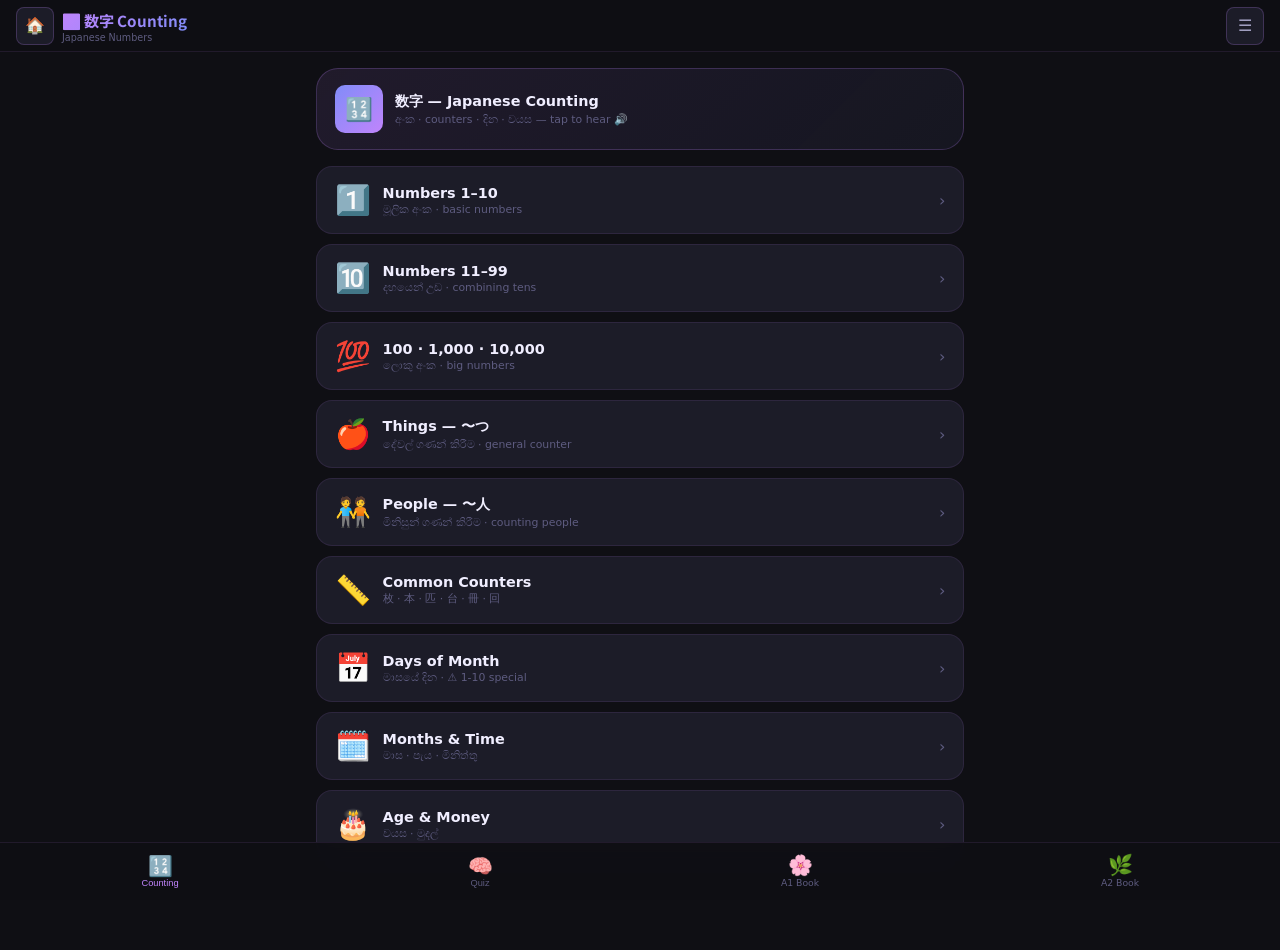
<file: counting.html>
<!DOCTYPE html>
<html lang="en">
<head>
<meta charset="UTF-8">
<meta name="viewport" content="width=device-width,initial-scale=1,viewport-fit=cover">
<meta name="apple-mobile-web-app-capable" content="yes">
<meta name="theme-color" content="#0f0f14">
<title>Japanese Counting — 数字</title>
<link rel="manifest" href="manifest.json">
<link href="https://fonts.googleapis.com/css2?family=Noto+Sans+JP:wght@400;500;700&display=swap" rel="stylesheet">
<style>
:root{
  --bg:#0f0f14;--surface:#16161f;--card:#1c1c28;--card2:#232333;--card3:#2a2a3e;
  --accent:#c084fc;--accent2:#818cf8;--teal:#2dd4bf;--green:#4ade80;
  --amber:#fbbf24;--red:#f87171;--text:#f0eeff;--text2:#a09ec0;--text3:#5e5c80;
  --border:rgba(192,132,252,0.10);--border2:rgba(192,132,252,0.22);
  --r8:8px;--r12:12px;--r16:16px;--r22:22px;
  --font-jp:'Noto Sans JP',sans-serif;
  --nav:52px;--tab:58px;
}
*{box-sizing:border-box;margin:0;padding:0}
html{background:var(--bg);color:var(--text);font-family:system-ui,sans-serif;font-size:16px;-webkit-text-size-adjust:100%}
body{min-height:100vh;overflow-x:hidden;padding-bottom:calc(var(--tab) + env(safe-area-inset-bottom,0px))}
::-webkit-scrollbar{width:4px}::-webkit-scrollbar-thumb{background:var(--border2);border-radius:99px}

/* NAVBAR */
.navbar{position:sticky;top:0;z-index:50;height:var(--nav);padding-top:env(safe-area-inset-top,0);
  background:rgba(15,15,20,0.94);backdrop-filter:blur(16px);-webkit-backdrop-filter:blur(16px);
  border-bottom:1px solid var(--border);display:flex;align-items:center;
  justify-content:space-between;padding-left:1rem;padding-right:1rem}
.nb-left{display:flex;align-items:center;gap:8px}
.nb-title{font-size:.95rem;font-weight:700;font-family:var(--font-jp);
  background:linear-gradient(135deg,var(--accent),var(--accent2));
  -webkit-background-clip:text;-webkit-text-fill-color:transparent;background-clip:text}
.nb-sub{font-size:.6rem;color:var(--text3);margin-top:1px}
.icon-btn{width:38px;height:38px;border-radius:var(--r8);border:1px solid var(--border2);
  background:var(--card);color:var(--text2);font-size:1rem;cursor:pointer;
  display:flex;align-items:center;justify-content:center;transition:all .18s;flex-shrink:0}
.icon-btn:hover,.icon-btn:active{border-color:var(--accent);color:var(--accent)}

/* TAB BAR */
.tabbar{position:fixed;bottom:0;left:0;right:0;z-index:50;height:var(--tab);
  padding-bottom:env(safe-area-inset-bottom,0);
  background:rgba(15,15,20,0.96);backdrop-filter:blur(16px);-webkit-backdrop-filter:blur(16px);
  border-top:1px solid var(--border);display:flex;align-items:stretch}
.tab-btn{flex:1;display:flex;flex-direction:column;align-items:center;justify-content:center;
  gap:2px;cursor:pointer;color:var(--text3);font-size:.58rem;border:none;
  background:none;-webkit-tap-highlight-color:transparent;transition:color .18s}
.tab-btn .ti{font-size:1.25rem;line-height:1}
.tab-btn.on{color:var(--accent)}

/* SCREENS */
.page{padding:1rem 1rem 1.5rem;max-width:680px;margin:0 auto}
.screen{display:none}.screen.active{display:block}

/* DRAWER */
.mask{position:fixed;inset:0;background:rgba(0,0,0,.55);z-index:100;opacity:0;pointer-events:none;transition:opacity .25s}
.mask.on{opacity:1;pointer-events:all}
.drawer{position:fixed;top:0;right:0;height:100%;width:min(290px,86vw);background:var(--surface);
  border-left:1px solid var(--border2);z-index:101;transform:translateX(100%);
  transition:transform .28s cubic-bezier(.4,0,.2,1);overflow-y:auto;padding-top:env(safe-area-inset-top,0)}
.drawer.on{transform:translateX(0)}
.dr-head{display:flex;align-items:center;justify-content:space-between;padding:.9rem 1rem;border-bottom:1px solid var(--border)}
.dr-head h2{font-size:.9rem;font-weight:600}
.dr-close{background:none;border:none;color:var(--text3);font-size:1.2rem;cursor:pointer;padding:4px}
.dr-sec{padding:.65rem 1rem .2rem}
.dr-sec-title{font-size:.58rem;font-weight:700;color:var(--text3);letter-spacing:.08em;text-transform:uppercase;margin-bottom:.4rem}
.dr-item{display:flex;align-items:center;gap:8px;padding:.65rem .75rem;border-radius:var(--r12);
  cursor:pointer;border:1px solid transparent;margin-bottom:3px;text-decoration:none;
  transition:all .15s;-webkit-tap-highlight-color:transparent}
.dr-item:hover,.dr-item:active{background:var(--card);border-color:var(--border)}
.dr-item.on{background:var(--card);border-color:var(--accent)}
.dr-icon{font-size:1rem;width:24px;text-align:center;flex-shrink:0}
.dr-title{font-size:.82rem;font-weight:600;color:var(--text)}
.dr-sub{font-size:.64rem;color:var(--text3);margin-top:1px}
.dr-badge{font-size:.58rem;padding:2px 7px;border-radius:99px;background:rgba(192,132,252,.18);color:var(--accent);margin-left:auto}
.dr-divider{height:1px;background:var(--border);margin:.35rem 1rem}
.dr-topic-group{padding:.5rem 1rem .25rem}
.dr-topic-label{font-size:.6rem;color:var(--accent2);font-weight:700;letter-spacing:.06em;text-transform:uppercase;margin-bottom:.3rem;padding-left:.25rem}
.dr-lesson-btn{display:flex;align-items:center;gap:7px;padding:.5rem .75rem;border-radius:var(--r8);
  cursor:pointer;border:none;background:var(--card2);width:100%;margin-bottom:3px;
  text-align:left;font-family:inherit;transition:background .15s;-webkit-tap-highlight-color:transparent}
.dr-lesson-btn:hover,.dr-lesson-btn:active{background:var(--card3)}
.dr-lesson-num{font-size:.6rem;color:var(--accent2);min-width:44px;font-weight:700}
.dr-lesson-en{font-size:.78rem;color:var(--text);flex:1}
.dr-lesson-done{color:var(--teal);font-size:.8rem}

/* CHARTS screen */
.chart-type-row{display:flex;gap:0;background:var(--card2);border-radius:var(--r12);padding:3px;margin-bottom:1.1rem}
.chart-type-btn{flex:1;padding:8px;border-radius:var(--r8);border:none;background:transparent;
  color:var(--text2);font-size:.85rem;cursor:pointer;font-family:var(--font-jp);
  transition:all .2s;-webkit-tap-highlight-color:transparent;font-weight:500}
.chart-type-btn.on{background:var(--accent);color:#fff;font-weight:700}
.chart-hint{font-size:.72rem;color:var(--text3);text-align:center;margin-bottom:.9rem}

/* Kana grid */
.kana-section{margin-bottom:1.25rem}
.kana-row-label{font-size:.6rem;color:var(--text3);font-weight:700;letter-spacing:.06em;text-transform:uppercase;margin-bottom:.4rem;padding-left:2px}
.kana-row{display:flex;gap:5px;flex-wrap:wrap;margin-bottom:4px}
.kana-cell{width:58px;height:64px;background:var(--card);border:1px solid var(--border);border-radius:var(--r8);
  display:flex;flex-direction:column;align-items:center;justify-content:center;gap:2px;
  cursor:pointer;-webkit-tap-highlight-color:transparent;transition:all .15s;flex-shrink:0;
  position:relative;overflow:hidden}
.kana-cell:hover,.kana-cell:active{border-color:var(--accent2);background:var(--card2)}
.kana-cell.playing{border-color:var(--accent);background:rgba(192,132,252,.12)}
.kana-char{font-size:1.55rem;font-family:var(--font-jp);color:var(--text);line-height:1}
.kana-rom{font-size:.62rem;color:var(--text3);font-weight:500}
.kana-cell.empty{background:transparent;border-color:transparent;cursor:default}
.kana-cell.empty:hover{background:transparent;border-color:transparent}
/* ripple on tap */
.kana-cell::after{content:'';position:absolute;inset:0;background:var(--accent);opacity:0;border-radius:inherit;transition:opacity .3s}
.kana-cell.playing::after{opacity:.08}

/* LESSONS screen */
.book-banner{background:linear-gradient(135deg,rgba(192,132,252,.1),rgba(129,140,248,.06));
  border:1px solid var(--border2);border-radius:var(--r22);padding:1rem 1.1rem;
  margin-bottom:1rem;display:flex;align-items:center;gap:12px}
.book-cover{width:48px;height:48px;border-radius:10px;background:linear-gradient(135deg,#ec4899,#c084fc);
  display:flex;align-items:center;justify-content:center;font-size:1.4rem;flex-shrink:0}
.book-info h2{font-size:.9rem;font-weight:700}
.book-info p{font-size:.68rem;color:var(--text3);margin-top:2px}
.prog-wrap{display:flex;align-items:center;gap:8px;margin-bottom:.9rem}
.prog-track{flex:1;height:5px;background:var(--card2);border-radius:99px;overflow:hidden}
.prog-bar{height:100%;background:linear-gradient(90deg,var(--accent2),var(--accent));border-radius:99px;transition:width .5s}
.prog-lbl{font-size:.7rem;color:var(--text3);min-width:28px;text-align:right}
.stats{display:grid;grid-template-columns:repeat(3,1fr);gap:8px;margin-bottom:1rem}
.stat{background:var(--card);border:1px solid var(--border);border-radius:var(--r12);padding:.7rem;text-align:center}
.stat-n{font-size:1.4rem;font-weight:700}.stat-l{font-size:.6rem;color:var(--text3);margin-top:2px}
.sec-label{font-size:.6rem;font-weight:700;color:var(--accent2);letter-spacing:.07em;text-transform:uppercase;
  padding:.8rem 0 .3rem;display:flex;align-items:center;gap:6px}
.sec-label::after{content:'';flex:1;height:1px;background:var(--border)}
.lcard{background:var(--card);border:1px solid var(--border);border-radius:var(--r16);
  padding:.85rem 1rem;margin-bottom:8px;cursor:pointer;-webkit-tap-highlight-color:transparent;
  transition:border-color .15s,transform .12s;display:flex;align-items:flex-start;gap:10px}
.lcard:active{transform:scale(.988)}.lcard:hover{border-color:var(--border2)}.lcard.done{border-color:var(--teal)}
.lc-badge{font-size:.6rem;font-weight:700;color:var(--accent2);background:rgba(129,140,248,.12);
  padding:3px 8px;border-radius:6px;flex-shrink:0;margin-top:2px;white-space:nowrap}
.lc-body{flex:1;min-width:0}
.lc-en{font-size:.88rem;font-weight:600;color:var(--text)}
.lc-jp{font-size:.78rem;font-family:var(--font-jp);color:var(--text2);margin-top:2px}
.lc-pills{display:flex;flex-wrap:wrap;gap:3px;margin-top:5px}
.lc-pill{font-size:.62rem;color:var(--text3);background:var(--card2);border-radius:99px;padding:2px 7px;
  white-space:nowrap;overflow:hidden;text-overflow:ellipsis;max-width:180px}
.lc-check{color:var(--teal);font-size:.85rem;flex-shrink:0}

/* DETAIL screen */
.dcard{background:var(--card);border:1px solid var(--border2);border-radius:var(--r22);padding:1.1rem;margin-bottom:.9rem}
.d-topic{font-size:.6rem;font-weight:700;color:var(--accent2);text-transform:uppercase;letter-spacing:.07em;margin-bottom:3px}
.d-num{font-size:.65rem;color:var(--text3);margin-bottom:3px}
.d-title{font-size:1.1rem;font-weight:700;margin-bottom:2px}
.d-jp{font-size:.92rem;font-family:var(--font-jp);color:var(--text2);margin-bottom:.9rem}
.d-sec{margin-bottom:1.1rem}
.d-hdr{font-size:.64rem;font-weight:700;color:var(--accent);text-transform:uppercase;letter-spacing:.06em;
  margin-bottom:.5rem;display:flex;align-items:center;gap:6px}
.d-hdr::after{content:'';flex:1;height:1px;background:var(--border)}
.cando-item{display:flex;gap:7px;align-items:flex-start;padding:.5rem .7rem;
  background:rgba(192,132,252,.05);border-radius:var(--r8);margin-bottom:4px;border-left:2px solid var(--accent2)}
.cando-txt{font-size:.78rem;color:var(--text2);line-height:1.45}
.phrase-row{display:flex;align-items:center;gap:8px;padding:.55rem .7rem;
  border-radius:var(--r8);background:var(--card2);margin-bottom:4px;cursor:pointer;
  -webkit-tap-highlight-color:transparent;transition:background .15s}
.phrase-row:hover,.phrase-row:active{background:var(--card3)}
.ph-jp{font-size:.95rem;font-family:var(--font-jp);color:var(--text);flex-shrink:0;min-width:0}
.ph-right{flex:1;min-width:0;padding-left:4px}
.ph-r{font-size:.68rem;color:var(--text3)}
.ph-en{font-size:.74rem;color:var(--text2);margin-top:1px}
.ph-play{color:var(--accent2);font-size:.85rem;flex-shrink:0}
.kanji-grid{display:flex;flex-wrap:wrap;gap:5px}
.kchip{background:var(--card2);border:1px solid var(--border);border-radius:var(--r8);
  padding:5px 9px;text-align:center;cursor:pointer;min-width:50px;
  transition:border-color .15s;-webkit-tap-highlight-color:transparent}
.kchip:hover,.kchip:active{border-color:var(--accent2)}
.kc-jp{font-size:1rem;font-family:var(--font-jp);color:var(--text)}
.kc-r{font-size:.58rem;color:var(--text3);margin-top:2px}.kc-en{font-size:.58rem;color:var(--teal);margin-top:1px}
.gram-item{padding:.6rem .75rem;background:var(--card2);border-radius:var(--r8);margin-bottom:5px}
.gi-pat{font-size:.82rem;font-weight:600;color:var(--accent);font-family:var(--font-jp);margin-bottom:2px}
.gi-ex{font-size:.77rem;color:var(--text2);font-family:var(--font-jp)}.gi-m{font-size:.7rem;color:var(--text3);margin-top:2px}
.act-row{display:flex;align-items:center;gap:7px;padding:.5rem .75rem;background:var(--card2);border-radius:var(--r8);margin-bottom:4px}
.act-icon{font-size:.95rem;flex-shrink:0}.act-txt{font-size:.78rem;color:var(--text2);font-family:var(--font-jp);flex:1}
.act-en{font-size:.64rem;color:var(--text3)}
.act-play{width:28px;height:28px;border-radius:50%;border:1px solid var(--border2);
  background:var(--card);color:var(--accent2);font-size:.7rem;cursor:pointer;
  display:flex;align-items:center;justify-content:center;flex-shrink:0;transition:all .15s}
.act-play:hover,.act-play:active{background:var(--accent2);color:#fff;border-color:var(--accent2)}
.tips-box{background:rgba(251,191,36,.06);border:1px solid rgba(251,191,36,.18);border-radius:var(--r12);padding:.7rem .9rem}
.tips-tag{display:inline-block;font-size:.65rem;background:rgba(251,191,36,.12);color:var(--amber);border-radius:99px;padding:3px 8px;margin:2px 3px 2px 0}

/* QUIZ */
.quiz-card{background:var(--card);border:1px solid var(--border2);border-radius:var(--r22);padding:1.25rem 1rem;text-align:center}
.quiz-char{font-size:3.8rem;font-family:var(--font-jp);color:var(--text);line-height:1.2;margin:.5rem 0;cursor:pointer}
.quiz-txt{font-size:.85rem;color:var(--text2);margin-bottom:.9rem}
.quiz-score{font-size:.72rem;color:var(--text3);margin-bottom:.5rem}
.quiz-opts{display:grid;grid-template-columns:1fr 1fr;gap:7px;margin-bottom:.7rem}
.quiz-opt{padding:11px 7px;border:1px solid var(--border2);border-radius:var(--r12);
  background:var(--card2);color:var(--text);font-size:.82rem;cursor:pointer;
  font-family:inherit;transition:all .18s;line-height:1.3;-webkit-tap-highlight-color:transparent}
.quiz-opt:hover:not(:disabled){border-color:var(--accent2);color:var(--accent2)}
.quiz-opt.ok{background:rgba(74,222,128,.12);border-color:var(--green);color:var(--green)}
.quiz-opt.ng{background:rgba(248,113,113,.1);border-color:var(--red);color:var(--red)}
.quiz-fb{font-size:.85rem;font-weight:600;min-height:20px;margin:.4rem 0}
.quiz-fb.ok{color:var(--green)}.quiz-fb.ng{color:var(--red)}
.ex-type-row{display:flex;gap:5px;flex-wrap:wrap;justify-content:center;margin-bottom:.9rem}
.ex-t-btn{padding:5px 13px;border-radius:99px;border:1px solid var(--border2);
  background:var(--card2);color:var(--text2);font-size:.75rem;cursor:pointer;transition:all .18s;font-family:inherit}
.ex-t-btn.on{background:var(--accent2);border-color:var(--accent2);color:#fff;font-weight:600}

/* BUTTONS */
.btn{display:inline-flex;align-items:center;justify-content:center;gap:5px;padding:10px 16px;
  border-radius:var(--r12);font-size:.85rem;font-weight:600;cursor:pointer;border:none;
  transition:opacity .18s,transform .12s;-webkit-tap-highlight-color:transparent;font-family:inherit}
.btn:active{transform:scale(.97)}
.btn-p{background:var(--accent);color:#fff}.btn-p:hover{opacity:.88}
.btn-s{background:var(--card2);color:var(--text2);border:1px solid var(--border2)}
.btn-s:hover{border-color:var(--accent);color:var(--accent)}
.btn-t{background:rgba(45,212,191,.13);border:1px solid var(--teal);color:var(--teal)}
.btn-t:hover{background:rgba(45,212,191,.22)}
.btn-full{width:100%}
.btn-next{width:100%;padding:11px;background:linear-gradient(135deg,var(--accent2),var(--accent));
  color:#fff;border:none;border-radius:var(--r12);font-size:.88rem;font-weight:600;
  cursor:pointer;margin-top:.5rem;transition:opacity .18s;font-family:inherit}
.btn-next:disabled{opacity:.25;cursor:default}.btn-next:hover:not(:disabled){opacity:.88}
.btn-back{display:inline-flex;align-items:center;gap:4px;background:none;border:none;
  color:var(--text3);font-size:.8rem;cursor:pointer;margin-bottom:.7rem;
  font-family:inherit;transition:color .18s;-webkit-tap-highlight-color:transparent}
.btn-back:hover{color:var(--text)}

/* ═══ LANGUAGE SWITCHER ═══ */
.lang-btn{min-width:38px;height:38px;padding:0 8px;border-radius:var(--r8);border:1px solid var(--border2);
  background:var(--card);color:var(--text2);font-size:.72rem;font-weight:700;cursor:pointer;
  display:flex;align-items:center;justify-content:center;transition:all .18s;flex-shrink:0;font-family:inherit}
.lang-btn:hover,.lang-btn:active{border-color:var(--accent);color:var(--accent)}
.lang-menu{position:fixed;top:calc(var(--nav) + 6px);right:1rem;z-index:150;
  background:var(--surface);border:1px solid var(--border2);border-radius:var(--r12);
  padding:5px;min-width:150px;box-shadow:0 8px 30px rgba(0,0,0,.5);
  opacity:0;pointer-events:none;transform:translateY(-8px);transition:all .2s}
.lang-menu.on{opacity:1;pointer-events:all;transform:translateY(0)}
.lang-opt{display:flex;align-items:center;gap:8px;padding:9px 12px;border-radius:var(--r8);
  cursor:pointer;font-size:.82rem;color:var(--text2);transition:background .15s;
  -webkit-tap-highlight-color:transparent}
.lang-opt:hover{background:var(--card)}
.lang-opt.on{background:var(--card);color:var(--accent);font-weight:700}
.lang-flag{font-size:1rem}


/* ═══ GAME + XP/STREAK ═══ */
.xp-bar{display:flex;align-items:center;gap:10px;background:var(--card);border:1px solid var(--border2);
  border-radius:var(--r16);padding:.6rem .9rem;margin-bottom:1rem}
.xp-streak{display:flex;align-items:center;gap:4px;font-size:.9rem;font-weight:700;color:var(--amber)}
.xp-level{display:flex;align-items:center;gap:5px;flex:1}
.xp-level-badge{font-size:.62rem;font-weight:700;color:#fff;background:linear-gradient(135deg,var(--accent2),var(--accent));
  padding:3px 9px;border-radius:99px;white-space:nowrap}
.xp-track{flex:1;height:6px;background:var(--card2);border-radius:99px;overflow:hidden}
.xp-fill{height:100%;background:linear-gradient(90deg,var(--amber),#fb923c);border-radius:99px;transition:width .6s}
.xp-pts{font-size:.65rem;color:var(--text3);white-space:nowrap}

/* Game menu cards */
.game-menu{display:grid;grid-template-columns:1fr 1fr;gap:10px;margin-bottom:1rem}
.game-card{background:var(--card);border:1px solid var(--border2);border-radius:var(--r16);
  padding:1.1rem .9rem;text-align:center;cursor:pointer;transition:all .18s;
  -webkit-tap-highlight-color:transparent}
.game-card:active{transform:scale(.96)}
.game-card:hover{border-color:var(--accent)}
.gc-icon{font-size:2rem;margin-bottom:.4rem}
.gc-title{font-size:.85rem;font-weight:700;color:var(--text)}
.gc-sub{font-size:.65rem;color:var(--text3);margin-top:2px}

/* Matching game board */
.match-board{display:grid;grid-template-columns:repeat(4,1fr);gap:8px;margin-bottom:1rem}
.match-tile{aspect-ratio:1;background:var(--card2);border:2px solid var(--border2);border-radius:var(--r12);
  display:flex;align-items:center;justify-content:center;cursor:pointer;
  font-size:1.5rem;font-family:var(--font-jp);color:transparent;
  transition:all .25s;-webkit-tap-highlight-color:transparent;
  position:relative;user-select:none}
.match-tile .tile-back{position:absolute;inset:0;display:flex;align-items:center;justify-content:center;
  font-size:1.3rem;color:var(--text3);opacity:1;transition:opacity .2s}
.match-tile.flipped{color:var(--text);background:var(--card3);border-color:var(--accent2)}
.match-tile.flipped .tile-back{opacity:0}
.match-tile.matched{color:var(--green);background:rgba(74,222,128,.1);border-color:var(--green);cursor:default}
.match-tile.matched .tile-back{opacity:0}
.match-tile.rom{font-size:.95rem;font-family:inherit;font-weight:700}
.match-stats{display:flex;justify-content:space-between;font-size:.75rem;color:var(--text3);margin-bottom:.75rem;padding:0 2px}

/* Sound quiz */
.sound-play-big{width:90px;height:90px;border-radius:50%;border:2px solid var(--accent2);
  background:rgba(129,140,248,.1);color:var(--accent2);font-size:2rem;cursor:pointer;
  display:flex;align-items:center;justify-content:center;margin:1rem auto;
  transition:all .2s;-webkit-tap-highlight-color:transparent}
.sound-play-big:active{transform:scale(.93)}
.sound-play-big:hover{background:rgba(129,140,248,.2)}
.sound-opts{display:grid;grid-template-columns:repeat(2,1fr);gap:8px;margin-bottom:.75rem}
.sound-opt{padding:14px;border:1px solid var(--border2);border-radius:var(--r12);
  background:var(--card2);color:var(--text);font-size:1.6rem;font-family:var(--font-jp);
  cursor:pointer;transition:all .18s;-webkit-tap-highlight-color:transparent}
.sound-opt:hover:not(:disabled){border-color:var(--accent2)}
.sound-opt.ok{background:rgba(74,222,128,.12);border-color:var(--green);color:var(--green)}
.sound-opt.ng{background:rgba(248,113,113,.1);border-color:var(--red);color:var(--red)}

/* Badges */
.badge-grid{display:grid;grid-template-columns:repeat(3,1fr);gap:8px;margin-bottom:1rem}
.badge-item{background:var(--card);border:1px solid var(--border);border-radius:var(--r12);
  padding:.8rem .5rem;text-align:center;transition:all .2s}
.badge-item.earned{border-color:var(--amber);background:rgba(251,191,36,.05)}
.badge-item.locked{opacity:.35;filter:grayscale(1)}
.badge-icon{font-size:1.6rem;margin-bottom:.25rem}
.badge-name{font-size:.6rem;font-weight:700;color:var(--text2)}

/* XP toast */
.xp-toast{position:fixed;top:70px;left:50%;transform:translateX(-50%) translateY(-20px);
  background:linear-gradient(135deg,var(--amber),#fb923c);color:#1a1a1a;
  font-size:.85rem;font-weight:700;padding:8px 18px;border-radius:99px;
  z-index:200;opacity:0;pointer-events:none;transition:all .35s;box-shadow:0 4px 20px rgba(251,191,36,.4)}
.xp-toast.show{opacity:1;transform:translateX(-50%) translateY(0)}


/* counting-specific */
.count-section-card{background:var(--card);border:1px solid var(--border);border-radius:var(--r16);
  padding:1rem 1.1rem;margin-bottom:10px;cursor:pointer;display:flex;align-items:center;gap:12px;
  transition:all .18s;-webkit-tap-highlight-color:transparent}
.count-section-card:active{transform:scale(.98)}
.count-section-card:hover{border-color:var(--accent)}
.csc-icon{font-size:1.8rem;flex-shrink:0}
.csc-title{font-size:.9rem;font-weight:700;color:var(--text)}
.csc-sub{font-size:.68rem;color:var(--text3);margin-top:2px}
.num-grid{display:grid;grid-template-columns:repeat(auto-fill,minmax(100px,1fr));gap:7px;margin-bottom:1rem}
.num-cell{background:var(--card);border:1px solid var(--border);border-radius:var(--r12);
  padding:.7rem .4rem;text-align:center;cursor:pointer;transition:all .15s;
  -webkit-tap-highlight-color:transparent}
.num-cell:hover,.num-cell:active{border-color:var(--accent2);background:var(--card2)}
.nc-num{font-size:1.3rem;font-weight:700;color:var(--accent)}
.nc-jp{font-size:1.05rem;font-family:var(--font-jp);color:var(--text);margin-top:2px}
.nc-r{font-size:.62rem;color:var(--text3);margin-top:2px}
.nc-note{font-size:.58rem;color:var(--amber);margin-top:2px}
.counter-table{width:100%;border-collapse:collapse;margin-bottom:1rem}
.counter-table td{padding:.5rem .4rem;border-bottom:1px solid var(--border);font-size:.8rem}
.info-box{background:rgba(129,140,248,.07);border:1px solid var(--border2);border-radius:var(--r12);
  padding:.8rem 1rem;margin-bottom:1rem;font-size:.78rem;color:var(--text2);line-height:1.6}
.info-box b{color:var(--accent)}
</style>
</head>
<body>

<div class="mask" id="mask"></div>
<div class="drawer" id="drawer">
  <div class="dr-head"><h2>🔢 Counting Menu</h2><button class="dr-close" id="dr-close">✕</button></div>
  <div class="dr-sec">
    <div class="dr-sec-title">Sections</div>
    <div id="drawer-sections"></div>
  </div>
  <div class="dr-divider"></div>
  <div class="dr-sec">
    <div class="dr-sec-title">Books</div>
    <a class="dr-item" href="index.html" style="color:inherit">
      <span class="dr-icon">🌸</span>
      <div><div class="dr-title">Starter A1 — 入門</div><div class="dr-sub">Book 1</div></div>
    </a>
    <a class="dr-item" href="elementary1.html" style="color:inherit">
      <span class="dr-icon">🌿</span>
      <div><div class="dr-title">Elementary 1 A2 — 初級1</div><div class="dr-sub">Book 2</div></div>
    </a>
  </div>
</div>

<nav class="navbar">
  <div class="nb-left">
    <a class="icon-btn" href="index.html" title="Home" style="text-decoration:none">🏠</a>
    <div>
      <div class="nb-title">🔢 数字 Counting</div>
      <div class="nb-sub">Japanese Numbers</div>
    </div>
  </div>
  <button class="icon-btn" id="menu-btn">☰</button>
</nav>

<div class="screen active" id="s-home"><div class="page" id="home-content"></div></div>
<div class="screen" id="s-section"><div class="page">
  <button class="btn-back" onclick="goHome()">← Counting Home</button>
  <div id="section-content"></div>
</div></div>
<div class="screen" id="s-quiz"><div class="page">
  <button class="btn-back" onclick="goHome()">← Counting Home</button>
  <div id="quiz-content"></div>
</div></div>

<nav class="tabbar">
  <button class="tab-btn on" id="tab-home" onclick="goHome()"><span class="ti">🔢</span>Counting</button>
  <button class="tab-btn" id="tab-quiz" onclick="goQuiz()"><span class="ti">🧠</span>Quiz</button>
  <a class="tab-btn" href="index.html" style="text-decoration:none"><span class="ti">🌸</span>A1 Book</a>
  <a class="tab-btn" href="elementary1.html" style="text-decoration:none"><span class="ti">🌿</span>A2 Book</a>
</nav>

<script>
function $(id){return document.getElementById(id);}
function esc(s){return String(s||'').replace(/&/g,'&amp;').replace(/</g,'&lt;').replace(/>/g,'&gt;').replace(/"/g,'&quot;');}
function shuf(a){return[...a].sort(()=>Math.random()-0.5);}

let ttsV=[];
if(window.speechSynthesis){
  const lv=()=>{ttsV=speechSynthesis.getVoices().filter(v=>v.lang.startsWith('ja'));};
  lv(); speechSynthesis.addEventListener('voiceschanged',lv);
}
function speak(txt,rate){
  if(!window.speechSynthesis)return;
  speechSynthesis.cancel();
  const u=new SpeechSynthesisUtterance(String(txt));
  u.lang='ja-JP';u.rate=rate||0.8;
  if(ttsV.length)u.voice=ttsV[0];
  speechSynthesis.speak(u);
}

// ═══════════════════════════════════
// COUNTING DATA
// ═══════════════════════════════════
const SECTIONS=[
{id:'basic',icon:'1️⃣',title:'Numbers 1–10',sub:'මූලික අංක · basic numbers',
 intro:'ජපන් අංක 1-10. මේවා හොඳට මතක තියාගන්න — අනිත් හැම ගණනකටම මේවා පාවිච්චි වෙනවා! ⚠ 4 සහ 7 ට කියවීම් 2ක් තියෙනවා.',
 items:[
  {n:'1',jp:'一',kana:'いち',r:'ichi'},
  {n:'2',jp:'二',kana:'に',r:'ni'},
  {n:'3',jp:'三',kana:'さん',r:'san'},
  {n:'4',jp:'四',kana:'よん / し',r:'yon / shi',note:'usually よん'},
  {n:'5',jp:'五',kana:'ご',r:'go'},
  {n:'6',jp:'六',kana:'ろく',r:'roku'},
  {n:'7',jp:'七',kana:'なな / しち',r:'nana / shichi',note:'usually なな'},
  {n:'8',jp:'八',kana:'はち',r:'hachi'},
  {n:'9',jp:'九',kana:'きゅう / く',r:'kyuu / ku',note:'usually きゅう'},
  {n:'10',jp:'十',kana:'じゅう',r:'juu'},
 ]},
{id:'tens',icon:'🔟',title:'Numbers 11–99',sub:'දහයෙන් උඩ · combining tens',
 intro:'11-99 හදන්නේ ලේසියි: <b>10 + අංකය</b>. 11 = じゅういち (10+1). 20 = にじゅう (2×10). 21 = にじゅういち (2×10+1). Pattern එක තේරුණාම ඕනෑම අංකයක් කියන්න පුළුවන්!',
 items:[
  {n:'11',jp:'十一',kana:'じゅういち',r:'juu-ichi'},
  {n:'12',jp:'十二',kana:'じゅうに',r:'juu-ni'},
  {n:'15',jp:'十五',kana:'じゅうご',r:'juu-go'},
  {n:'20',jp:'二十',kana:'にじゅう',r:'ni-juu'},
  {n:'21',jp:'二十一',kana:'にじゅういち',r:'ni-juu-ichi'},
  {n:'30',jp:'三十',kana:'さんじゅう',r:'san-juu'},
  {n:'40',jp:'四十',kana:'よんじゅう',r:'yon-juu'},
  {n:'50',jp:'五十',kana:'ごじゅう',r:'go-juu'},
  {n:'60',jp:'六十',kana:'ろくじゅう',r:'roku-juu'},
  {n:'70',jp:'七十',kana:'ななじゅう',r:'nana-juu'},
  {n:'80',jp:'八十',kana:'はちじゅう',r:'hachi-juu'},
  {n:'90',jp:'九十',kana:'きゅうじゅう',r:'kyuu-juu'},
  {n:'99',jp:'九十九',kana:'きゅうじゅうきゅう',r:'kyuu-juu-kyuu'},
 ]},
{id:'big',icon:'💯',title:'100 · 1,000 · 10,000',sub:'ලොකු අංක · big numbers',
 intro:'⚠ <b>විශේෂ ශබ්ද වෙනස්කම්</b> මතක තියාගන්න: 300=さんびゃく, 600=ろっぴゃく, 800=はっぴゃく · 3000=さんぜん, 8000=はっせん. ජපන් භාෂාවේ 10,000 (万 man) වෙනම ඒකකයක් — 20,000 = 2万 (にまん)!',
 items:[
  {n:'100',jp:'百',kana:'ひゃく',r:'hyaku'},
  {n:'200',jp:'二百',kana:'にひゃく',r:'ni-hyaku'},
  {n:'300',jp:'三百',kana:'さんびゃく',r:'san-byaku',note:'⚠ byaku'},
  {n:'400',jp:'四百',kana:'よんひゃく',r:'yon-hyaku'},
  {n:'600',jp:'六百',kana:'ろっぴゃく',r:'roppyaku',note:'⚠ ppyaku'},
  {n:'800',jp:'八百',kana:'はっぴゃく',r:'happyaku',note:'⚠ ppyaku'},
  {n:'1,000',jp:'千',kana:'せん',r:'sen'},
  {n:'3,000',jp:'三千',kana:'さんぜん',r:'san-zen',note:'⚠ zen'},
  {n:'8,000',jp:'八千',kana:'はっせん',r:'hassen',note:'⚠ ssen'},
  {n:'10,000',jp:'一万',kana:'いちまん',r:'ichi-man'},
  {n:'50,000',jp:'五万',kana:'ごまん',r:'go-man'},
  {n:'100,000',jp:'十万',kana:'じゅうまん',r:'juu-man'},
 ]},
{id:'tsu',icon:'🍎',title:'Things — 〜つ',sub:'දේවල් ගණන් කිරීම · general counter',
 intro:'ජපන් භාෂාවේ දේවල් ගණන් කරද්දි <b>විශේෂ වචන (counters)</b> ඕනෑ. 〜つ = ඕනෑම දෙයකට general counter (1-10 විතරයි). ⚠ මේවා සම්පූර්ණයෙන්ම irregular — කටපාඩම් කරන්න ඕනෑ!',
 items:[
  {n:'1 thing',jp:'一つ',kana:'ひとつ',r:'hitotsu'},
  {n:'2 things',jp:'二つ',kana:'ふたつ',r:'futatsu'},
  {n:'3 things',jp:'三つ',kana:'みっつ',r:'mittsu'},
  {n:'4 things',jp:'四つ',kana:'よっつ',r:'yottsu'},
  {n:'5 things',jp:'五つ',kana:'いつつ',r:'itsutsu'},
  {n:'6 things',jp:'六つ',kana:'むっつ',r:'muttsu'},
  {n:'7 things',jp:'七つ',kana:'ななつ',r:'nanatsu'},
  {n:'8 things',jp:'八つ',kana:'やっつ',r:'yattsu'},
  {n:'9 things',jp:'九つ',kana:'ここのつ',r:'kokonotsu'},
  {n:'10 things',jp:'十',kana:'とお',r:'too',note:'no つ!'},
 ]},
{id:'people',icon:'🧑‍🤝‍🧑',title:'People — 〜人',sub:'මිනිසුන් ගණන් කිරීම · counting people',
 intro:'⚠ 1 සහ 2 <b>සම්පූර්ණයෙන්ම වෙනස්</b>: ひとり, ふたり. 3න් පස්සේ regular: අංකය + にん.',
 items:[
  {n:'1 person',jp:'一人',kana:'ひとり',r:'hitori',note:'⚠ special'},
  {n:'2 people',jp:'二人',kana:'ふたり',r:'futari',note:'⚠ special'},
  {n:'3 people',jp:'三人',kana:'さんにん',r:'san-nin'},
  {n:'4 people',jp:'四人',kana:'よにん',r:'yo-nin',note:'⚠ yo (not yon)'},
  {n:'5 people',jp:'五人',kana:'ごにん',r:'go-nin'},
  {n:'6 people',jp:'六人',kana:'ろくにん',r:'roku-nin'},
  {n:'7 people',jp:'七人',kana:'ななにん',r:'nana-nin'},
  {n:'8 people',jp:'八人',kana:'はちにん',r:'hachi-nin'},
  {n:'9 people',jp:'九人',kana:'きゅうにん',r:'kyuu-nin'},
  {n:'10 people',jp:'十人',kana:'じゅうにん',r:'juu-nin'},
 ]},
{id:'counters',icon:'📏',title:'Common Counters',sub:'枚 · 本 · 匹 · 台 · 冊 · 回',
 intro:'ජපන් counters වර්ග 350ක්+ තියෙනවා, ඒත් මේ 6 දැනගත්තම 90%ක් වැඩ! <b>枚</b>=පැතලි දේවල් (කඩදාසි, tickets) · <b>本</b>=දිග දේවල් (පෑන්, බෝතල්) · <b>匹</b>=කුඩා සතුන් · <b>台</b>=යන්ත්‍ර/වාහන · <b>冊</b>=පොත් · <b>回</b>=වතාවන්',
 items:[
  {n:'1 flat (paper)',jp:'一枚',kana:'いちまい',r:'ichi-mai'},
  {n:'3 flat',jp:'三枚',kana:'さんまい',r:'san-mai'},
  {n:'1 long (pen)',jp:'一本',kana:'いっぽん',r:'ippon',note:'⚠ ppon'},
  {n:'3 long',jp:'三本',kana:'さんぼん',r:'san-bon',note:'⚠ bon'},
  {n:'6 long',jp:'六本',kana:'ろっぽん',r:'roppon',note:'⚠ ppon'},
  {n:'1 animal',jp:'一匹',kana:'いっぴき',r:'ippiki',note:'⚠ ppiki'},
  {n:'3 animals',jp:'三匹',kana:'さんびき',r:'san-biki',note:'⚠ biki'},
  {n:'1 machine/car',jp:'一台',kana:'いちだい',r:'ichi-dai'},
  {n:'1 book',jp:'一冊',kana:'いっさつ',r:'issatsu',note:'⚠ ssatsu'},
  {n:'1 time',jp:'一回',kana:'いっかい',r:'ikkai',note:'⚠ kkai'},
  {n:'2 times',jp:'二回',kana:'にかい',r:'ni-kai'},
  {n:'3 times',jp:'三回',kana:'さんかい',r:'san-kai'},
 ]},
{id:'days',icon:'📅',title:'Days of Month',sub:'මාසයේ දින · ⚠ 1-10 special',
 intro:'⚠ මාසයේ <b>1-10 දින සම්පූර්ණයෙන්ම special</b> — ついたち, ふつか... 11න් පස්සේ regular (にち). 14, 20, 24 ත් special!',
 items:[
  {n:'1st',jp:'一日',kana:'ついたち',r:'tsuitachi',note:'⚠ special'},
  {n:'2nd',jp:'二日',kana:'ふつか',r:'futsuka'},
  {n:'3rd',jp:'三日',kana:'みっか',r:'mikka'},
  {n:'4th',jp:'四日',kana:'よっか',r:'yokka'},
  {n:'5th',jp:'五日',kana:'いつか',r:'itsuka'},
  {n:'6th',jp:'六日',kana:'むいか',r:'muika'},
  {n:'7th',jp:'七日',kana:'なのか',r:'nanoka'},
  {n:'8th',jp:'八日',kana:'ようか',r:'youka'},
  {n:'9th',jp:'九日',kana:'ここのか',r:'kokonoka'},
  {n:'10th',jp:'十日',kana:'とおか',r:'tooka'},
  {n:'11th',jp:'十一日',kana:'じゅういちにち',r:'juu-ichi-nichi',note:'regular ✓'},
  {n:'14th',jp:'十四日',kana:'じゅうよっか',r:'juu-yokka',note:'⚠ special'},
  {n:'20th',jp:'二十日',kana:'はつか',r:'hatsuka',note:'⚠ special'},
  {n:'24th',jp:'二十四日',kana:'にじゅうよっか',r:'ni-juu-yokka',note:'⚠ special'},
 ]},
{id:'months',icon:'🗓️',title:'Months & Time',sub:'මාස · පැය · මිනිත්තු',
 intro:'මාස ලේසියි: <b>අංකය + 月 (がつ)</b>. පැය: අංකය + 時 (じ). ⚠ 4月=しがつ, 7月=しちがつ, 9月=くがつ · 4時=よじ, 9時=くじ.',
 items:[
  {n:'January',jp:'一月',kana:'いちがつ',r:'ichi-gatsu'},
  {n:'February',jp:'二月',kana:'にがつ',r:'ni-gatsu'},
  {n:'April',jp:'四月',kana:'しがつ',r:'shi-gatsu',note:'⚠ shi'},
  {n:'July',jp:'七月',kana:'しちがつ',r:'shichi-gatsu',note:'⚠ shichi'},
  {n:'September',jp:'九月',kana:'くがつ',r:'ku-gatsu',note:'⚠ ku'},
  {n:'December',jp:'十二月',kana:'じゅうにがつ',r:'juu-ni-gatsu'},
  {n:'1 oclock',jp:'一時',kana:'いちじ',r:'ichi-ji'},
  {n:'4 oclock',jp:'四時',kana:'よじ',r:'yo-ji',note:'⚠ yo'},
  {n:'9 oclock',jp:'九時',kana:'くじ',r:'ku-ji',note:'⚠ ku'},
  {n:'30 min',jp:'三十分',kana:'さんじゅっぷん',r:'san-juppun',note:'⚠ ppun'},
  {n:'Half past',jp:'半',kana:'はん',r:'han'},
 ]},
{id:'age',icon:'🎂',title:'Age & Money',sub:'වයස · මුදල්',
 intro:'වයස: අංකය + 歳 (さい). ⚠ <b>20 වයස = はたち</b> (special!). මුදල්: අංකය + 円 (えん).',
 items:[
  {n:'1 year old',jp:'一歳',kana:'いっさい',r:'issai',note:'⚠ ssai'},
  {n:'8 years old',jp:'八歳',kana:'はっさい',r:'hassai',note:'⚠ ssai'},
  {n:'10 years old',jp:'十歳',kana:'じゅっさい',r:'jussai',note:'⚠ ssai'},
  {n:'20 years old',jp:'二十歳',kana:'はたち',r:'hatachi',note:'⚠ SPECIAL!'},
  {n:'25 years old',jp:'二十五歳',kana:'にじゅうごさい',r:'ni-juu-go-sai'},
  {n:'100 yen',jp:'百円',kana:'ひゃくえん',r:'hyaku-en'},
  {n:'500 yen',jp:'五百円',kana:'ごひゃくえん',r:'go-hyaku-en'},
  {n:'1,000 yen',jp:'千円',kana:'せんえん',r:'sen-en'},
  {n:'10,000 yen',jp:'一万円',kana:'いちまんえん',r:'ichi-man-en'},
 ]},
];

// ═══════════════════════════════════
// NAVIGATION
// ═══════════════════════════════════
function showScreen(id){
  document.querySelectorAll('.screen').forEach(s=>s.classList.remove('active'));
  $(id).classList.add('active');
  window.scrollTo(0,0);
}
function setTab(id){
  document.querySelectorAll('.tab-btn').forEach(t=>t.classList.remove('on'));
  if(id)$(id)&&$(id).classList.add('on');
}
function goHome(){showScreen('s-home');setTab('tab-home');renderHome();}
function goSection(id){showScreen('s-section');setTab('tab-home');renderSection(id);}
function goQuiz(){showScreen('s-quiz');setTab('tab-quiz');startQuiz();}
function openDrawer(){$('drawer').classList.add('on');$('mask').classList.add('on');}
function closeDrawer(){$('drawer').classList.remove('on');$('mask').classList.remove('on');}

// ═══════════════════════════════════
// HOME
// ═══════════════════════════════════
function renderHome(){
  $('home-content').innerHTML=`
    <div class="book-banner">
      <div class="book-cover" style="background:linear-gradient(135deg,#818cf8,#c084fc)">🔢</div>
      <div class="book-info">
        <h2>数字 — Japanese Counting</h2>
        <p>අංක · counters · දින · වයස — tap to hear 🔊</p>
      </div>
    </div>
    ${SECTIONS.map(s=>`
      <div class="count-section-card" onclick="goSection('${s.id}')">
        <div class="csc-icon">${s.icon}</div>
        <div style="flex:1">
          <div class="csc-title">${esc(s.title)}</div>
          <div class="csc-sub">${esc(s.sub)}</div>
        </div>
        <span style="color:var(--text3)">›</span>
      </div>`).join('')}`;
}

function renderSection(id){
  const s=SECTIONS.find(x=>x.id===id);
  $('section-content').innerHTML=`
    <div style="display:flex;align-items:center;gap:10px;margin-bottom:.75rem">
      <span style="font-size:1.8rem">${s.icon}</span>
      <div>
        <div style="font-size:1.1rem;font-weight:700">${esc(s.title)}</div>
        <div style="font-size:.7rem;color:var(--text3)">${esc(s.sub)}</div>
      </div>
    </div>
    <div class="info-box">${s.intro}</div>
    <div class="num-grid">
      ${s.items.map(it=>`
        <div class="num-cell" onclick="speak('${it.kana.split(' / ')[0].replace(/'/g,"\\'")}')">
          <div class="nc-num">${esc(it.n)}</div>
          <div class="nc-jp">${esc(it.jp)}</div>
          <div class="nc-r">${esc(it.kana)}</div>
          <div class="nc-r">${esc(it.r)}</div>
          ${it.note?`<div class="nc-note">${esc(it.note)}</div>`:''}
        </div>`).join('')}
    </div>
    <button class="btn btn-p btn-full" onclick="startSectionQuiz('${s.id}')">🧠 Quiz — ${esc(s.title)}</button>`;
}

// ═══════════════════════════════════
// QUIZ
// ═══════════════════════════════════
let qPool=[],qIdx=0,qScore=0,qSecId=null;
function startQuiz(){qSecId=null;buildQuiz(SECTIONS.flatMap(s=>s.items));}
function startSectionQuiz(id){qSecId=id;showScreen('s-quiz');setTab('tab-quiz');buildQuiz(SECTIONS.find(s=>s.id===id).items);}
function buildQuiz(items){
  qPool=shuf(items).slice(0,10);qIdx=0;qScore=0;renderQuizQ();
}
function renderQuizQ(){
  if(qIdx>=qPool.length){
    const pct=Math.round(qScore/qPool.length*100);
    $('quiz-content').innerHTML=`<div class="quiz-card" style="text-align:center">
      <div style="font-size:3rem;margin:.5rem 0">${pct>=80?'🎉':pct>=60?'💪':'📚'}</div>
      <div style="font-size:1.1rem;font-weight:700;margin-bottom:5px">Quiz Complete!</div>
      <div style="font-size:.9rem;color:var(--text2)">${qScore}/${qPool.length} correct</div>
      <div style="font-size:1.8rem;font-weight:700;color:${pct>=70?'var(--green)':'var(--amber)'};margin:.5rem 0 1rem">${pct}%</div>
      <button class="btn btn-p btn-full" onclick="${qSecId?`startSectionQuiz('${qSecId}')`:'startQuiz()'}" style="margin-bottom:7px">↩ Try Again</button>
      <button class="btn btn-s btn-full" onclick="goHome()">← Counting Home</button>
    </div>`;return;
  }
  const item=qPool[qIdx];
  const all=SECTIONS.flatMap(s=>s.items);
  const wrongs=shuf(all.filter(x=>x.n!==item.n)).slice(0,3);
  const opts=shuf([item,...wrongs]);
  $('quiz-content').innerHTML=`<div class="quiz-card">
    <div class="quiz-score">Q ${qIdx+1}/${qPool.length} · Score: ${qScore}</div>
    <div class="quiz-char" style="font-size:2.5rem" onclick="speak('${item.kana.split(' / ')[0].replace(/'/g,"\\'")}')"> ${esc(item.jp)}</div>
    <div class="quiz-txt">${esc(item.kana)} — What is this? (tap to hear 🔊)</div>
    <div class="quiz-opts" id="q-opts"></div>
    <div class="quiz-fb" id="q-fb"></div>
    <button class="btn-next" id="q-nxt" onclick="qIdx++;renderQuizQ()" disabled>Next →</button>
  </div>`;
  setTimeout(()=>speak(item.kana.split(' / ')[0],0.75),350);
  const oc=$('q-opts');
  opts.forEach(o=>{
    const b=document.createElement('button');
    b.className='quiz-opt';b.textContent=o.n;
    b.addEventListener('click',()=>{
      if(!$('q-nxt').disabled)return;
      document.querySelectorAll('.quiz-opt').forEach(x=>x.disabled=true);
      const ok=o.n===item.n;
      b.classList.add(ok?'ok':'ng');
      if(!ok)document.querySelectorAll('.quiz-opt').forEach(x=>{if(x.textContent===item.n)x.classList.add('ok');});
      $('q-fb').textContent=ok?'✓ Correct!':'✗ Answer: '+item.n;
      $('q-fb').className='quiz-fb '+(ok?'ok':'ng');
      if(ok)qScore++;
      $('q-nxt').disabled=false;
    });
    oc.appendChild(b);
  });
}

// drawer sections
$('drawer-sections').innerHTML=SECTIONS.map(s=>`
  <div class="dr-item" onclick="goSection('${s.id}');closeDrawer()">
    <span class="dr-icon">${s.icon}</span>
    <div><div class="dr-title">${esc(s.title)}</div><div class="dr-sub">${esc(s.sub)}</div></div>
  </div>`).join('');

$('menu-btn').addEventListener('click',openDrawer);
$('mask').addEventListener('click',closeDrawer);
$('dr-close').addEventListener('click',closeDrawer);
goHome();
</script>
</body>
</html>
</file>
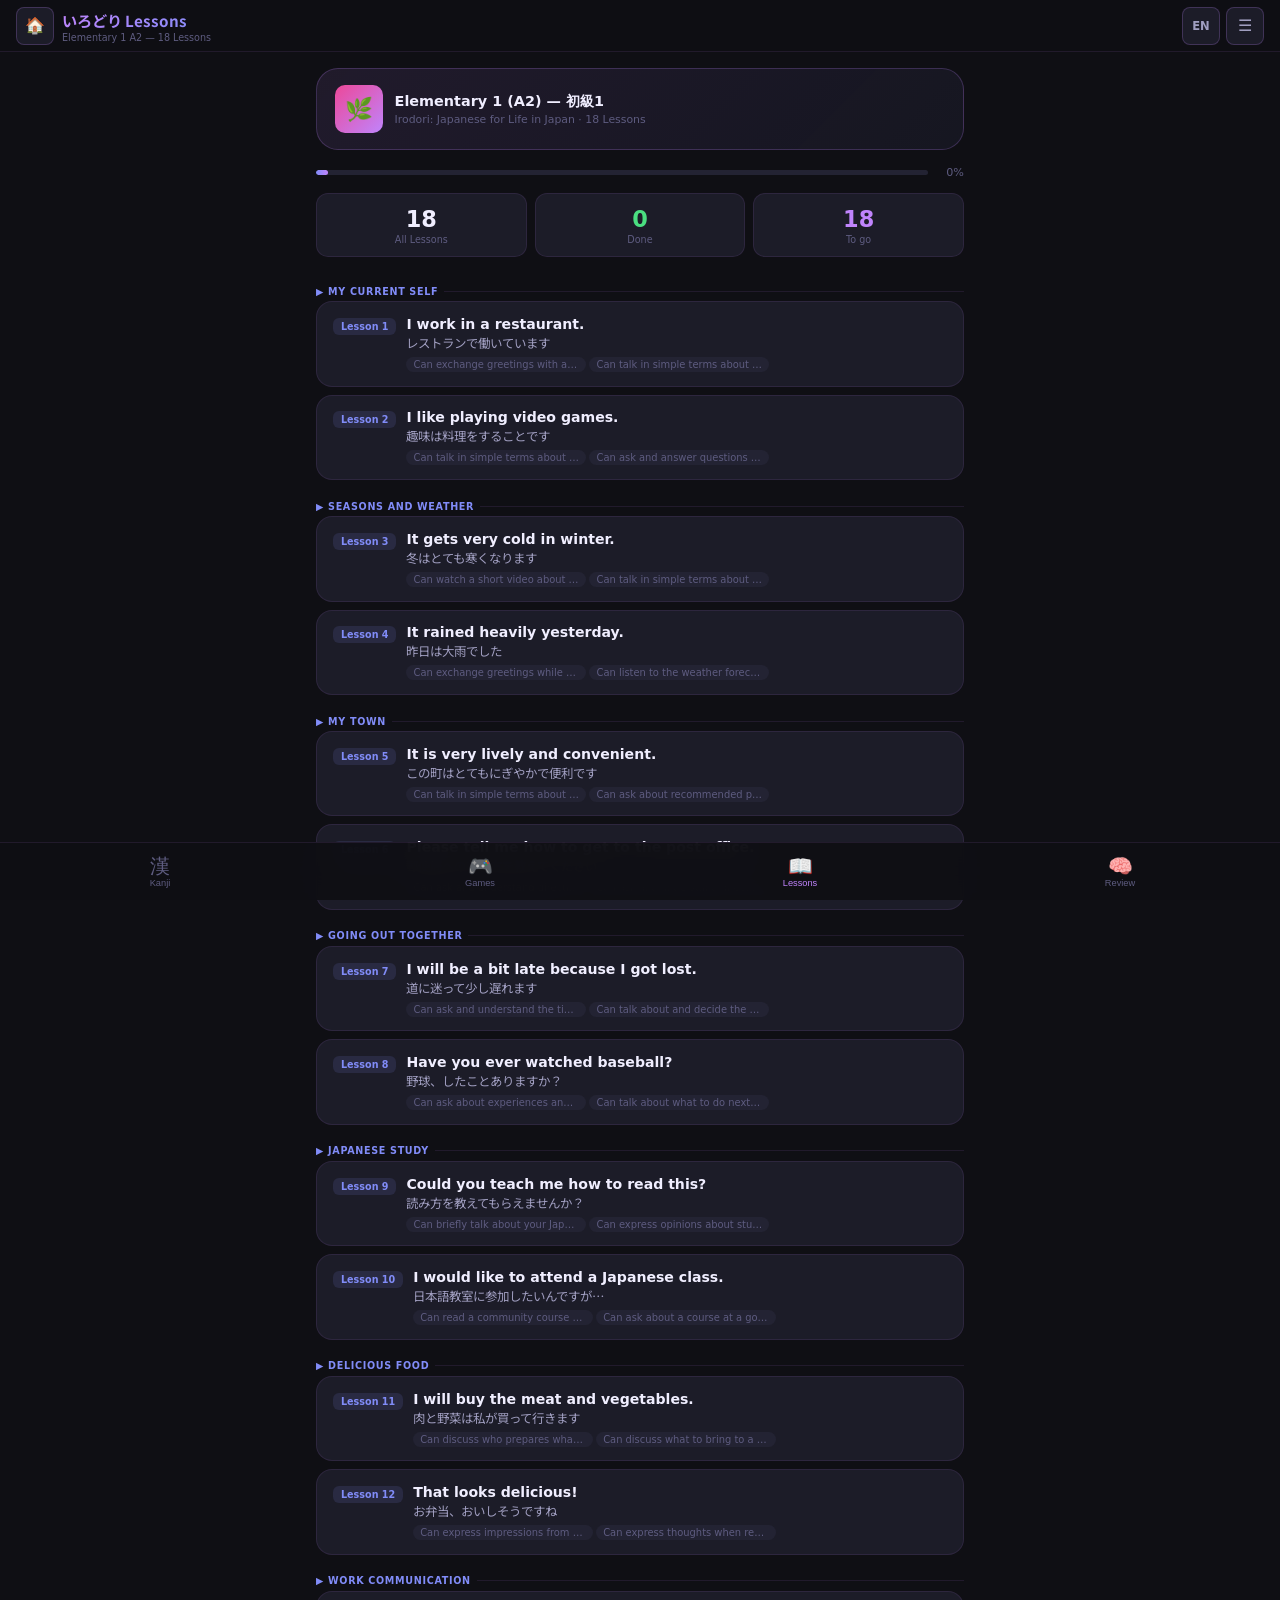
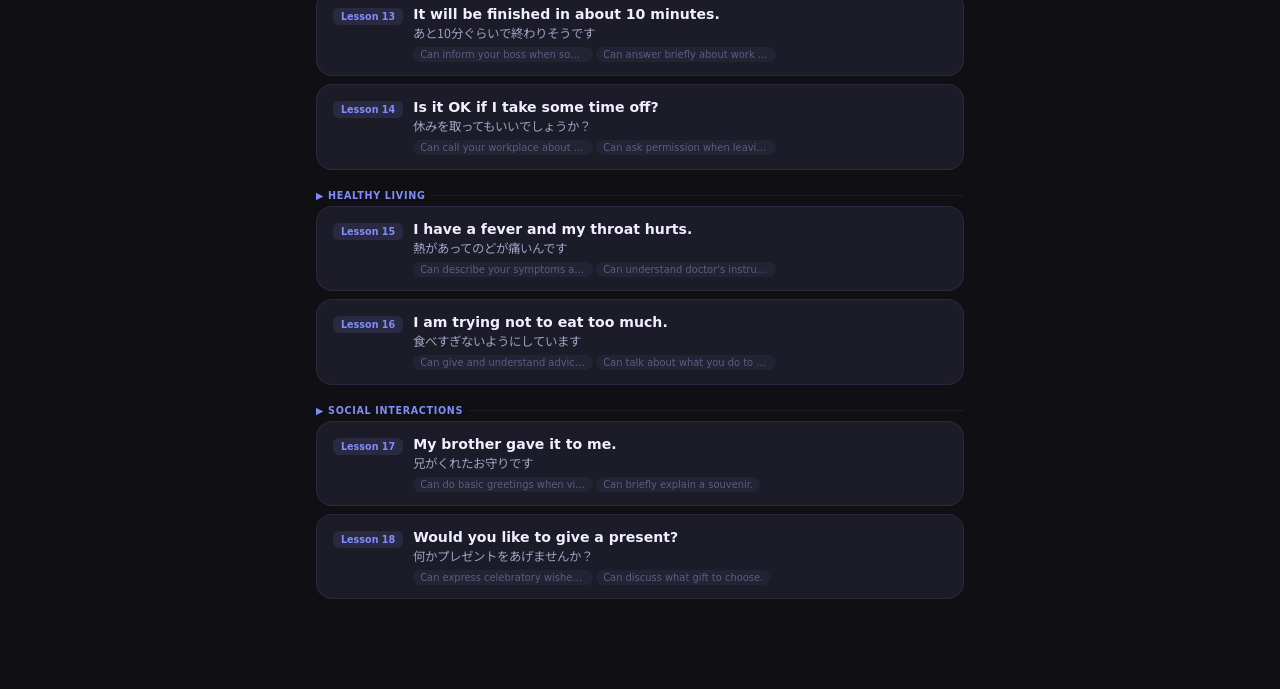
<file: elementary1.html>
<!DOCTYPE html>
<html lang="en">
<head>
<meta charset="UTF-8">
<meta name="viewport" content="width=device-width,initial-scale=1,viewport-fit=cover">
<meta name="apple-mobile-web-app-capable" content="yes">
<meta name="apple-mobile-web-app-status-bar-style" content="black-translucent">
<meta name="theme-color" content="#0f0f14">
<title>Irodori Elementary 1 (A2)</title>
<link rel="manifest" href="manifest.json">
<link href="https://fonts.googleapis.com/css2?family=Noto+Sans+JP:wght@400;500;700&display=swap" rel="stylesheet">
<style>
:root{
  --bg:#0f0f14;--surface:#16161f;--card:#1c1c28;--card2:#232333;--card3:#2a2a3e;
  --accent:#c084fc;--accent2:#818cf8;--teal:#2dd4bf;--green:#4ade80;
  --amber:#fbbf24;--red:#f87171;--text:#f0eeff;--text2:#a09ec0;--text3:#5e5c80;
  --border:rgba(192,132,252,0.10);--border2:rgba(192,132,252,0.22);
  --r8:8px;--r12:12px;--r16:16px;--r22:22px;
  --font-jp:'Noto Sans JP',sans-serif;
  --nav:52px;--tab:58px;
}
*{box-sizing:border-box;margin:0;padding:0}
html{background:var(--bg);color:var(--text);font-family:system-ui,sans-serif;font-size:16px;-webkit-text-size-adjust:100%}
body{min-height:100vh;overflow-x:hidden;padding-bottom:calc(var(--tab) + env(safe-area-inset-bottom,0px))}
::-webkit-scrollbar{width:4px}::-webkit-scrollbar-thumb{background:var(--border2);border-radius:99px}

/* NAVBAR */
.navbar{position:sticky;top:0;z-index:50;height:var(--nav);padding-top:env(safe-area-inset-top,0);
  background:rgba(15,15,20,0.94);backdrop-filter:blur(16px);-webkit-backdrop-filter:blur(16px);
  border-bottom:1px solid var(--border);display:flex;align-items:center;
  justify-content:space-between;padding-left:1rem;padding-right:1rem}
.nb-left{display:flex;align-items:center;gap:8px}
.nb-title{font-size:.95rem;font-weight:700;font-family:var(--font-jp);
  background:linear-gradient(135deg,var(--accent),var(--accent2));
  -webkit-background-clip:text;-webkit-text-fill-color:transparent;background-clip:text}
.nb-sub{font-size:.6rem;color:var(--text3);margin-top:1px}
.icon-btn{width:38px;height:38px;border-radius:var(--r8);border:1px solid var(--border2);
  background:var(--card);color:var(--text2);font-size:1rem;cursor:pointer;
  display:flex;align-items:center;justify-content:center;transition:all .18s;flex-shrink:0}
.icon-btn:hover,.icon-btn:active{border-color:var(--accent);color:var(--accent)}

/* TAB BAR */
.tabbar{position:fixed;bottom:0;left:0;right:0;z-index:50;height:var(--tab);
  padding-bottom:env(safe-area-inset-bottom,0);
  background:rgba(15,15,20,0.96);backdrop-filter:blur(16px);-webkit-backdrop-filter:blur(16px);
  border-top:1px solid var(--border);display:flex;align-items:stretch}
.tab-btn{flex:1;display:flex;flex-direction:column;align-items:center;justify-content:center;
  gap:2px;cursor:pointer;color:var(--text3);font-size:.58rem;border:none;
  background:none;-webkit-tap-highlight-color:transparent;transition:color .18s}
.tab-btn .ti{font-size:1.25rem;line-height:1}
.tab-btn.on{color:var(--accent)}

/* SCREENS */
.page{padding:1rem 1rem 1.5rem;max-width:680px;margin:0 auto}
.screen{display:none}.screen.active{display:block}

/* DRAWER */
.mask{position:fixed;inset:0;background:rgba(0,0,0,.55);z-index:100;opacity:0;pointer-events:none;transition:opacity .25s}
.mask.on{opacity:1;pointer-events:all}
.drawer{position:fixed;top:0;right:0;height:100%;width:min(290px,86vw);background:var(--surface);
  border-left:1px solid var(--border2);z-index:101;transform:translateX(100%);
  transition:transform .28s cubic-bezier(.4,0,.2,1);overflow-y:auto;padding-top:env(safe-area-inset-top,0)}
.drawer.on{transform:translateX(0)}
.dr-head{display:flex;align-items:center;justify-content:space-between;padding:.9rem 1rem;border-bottom:1px solid var(--border)}
.dr-head h2{font-size:.9rem;font-weight:600}
.dr-close{background:none;border:none;color:var(--text3);font-size:1.2rem;cursor:pointer;padding:4px}
.dr-sec{padding:.65rem 1rem .2rem}
.dr-sec-title{font-size:.58rem;font-weight:700;color:var(--text3);letter-spacing:.08em;text-transform:uppercase;margin-bottom:.4rem}
.dr-item{display:flex;align-items:center;gap:8px;padding:.65rem .75rem;border-radius:var(--r12);
  cursor:pointer;border:1px solid transparent;margin-bottom:3px;text-decoration:none;
  transition:all .15s;-webkit-tap-highlight-color:transparent}
.dr-item:hover,.dr-item:active{background:var(--card);border-color:var(--border)}
.dr-item.on{background:var(--card);border-color:var(--accent)}
.dr-icon{font-size:1rem;width:24px;text-align:center;flex-shrink:0}
.dr-title{font-size:.82rem;font-weight:600;color:var(--text)}
.dr-sub{font-size:.64rem;color:var(--text3);margin-top:1px}
.dr-badge{font-size:.58rem;padding:2px 7px;border-radius:99px;background:rgba(192,132,252,.18);color:var(--accent);margin-left:auto}
.dr-divider{height:1px;background:var(--border);margin:.35rem 1rem}
.dr-topic-group{padding:.5rem 1rem .25rem}
.dr-topic-label{font-size:.6rem;color:var(--accent2);font-weight:700;letter-spacing:.06em;text-transform:uppercase;margin-bottom:.3rem;padding-left:.25rem}
.dr-lesson-btn{display:flex;align-items:center;gap:7px;padding:.5rem .75rem;border-radius:var(--r8);
  cursor:pointer;border:none;background:var(--card2);width:100%;margin-bottom:3px;
  text-align:left;font-family:inherit;transition:background .15s;-webkit-tap-highlight-color:transparent}
.dr-lesson-btn:hover,.dr-lesson-btn:active{background:var(--card3)}
.dr-lesson-num{font-size:.6rem;color:var(--accent2);min-width:44px;font-weight:700}
.dr-lesson-en{font-size:.78rem;color:var(--text);flex:1}
.dr-lesson-done{color:var(--teal);font-size:.8rem}

/* CHARTS screen */
.chart-type-row{display:flex;gap:0;background:var(--card2);border-radius:var(--r12);padding:3px;margin-bottom:1.1rem}
.chart-type-btn{flex:1;padding:8px;border-radius:var(--r8);border:none;background:transparent;
  color:var(--text2);font-size:.85rem;cursor:pointer;font-family:var(--font-jp);
  transition:all .2s;-webkit-tap-highlight-color:transparent;font-weight:500}
.chart-type-btn.on{background:var(--accent);color:#fff;font-weight:700}
.chart-hint{font-size:.72rem;color:var(--text3);text-align:center;margin-bottom:.9rem}

/* Kana grid */
.kana-section{margin-bottom:1.25rem}
.kana-row-label{font-size:.6rem;color:var(--text3);font-weight:700;letter-spacing:.06em;text-transform:uppercase;margin-bottom:.4rem;padding-left:2px}
.kana-row{display:flex;gap:5px;flex-wrap:wrap;margin-bottom:4px}
.kana-cell{width:58px;height:64px;background:var(--card);border:1px solid var(--border);border-radius:var(--r8);
  display:flex;flex-direction:column;align-items:center;justify-content:center;gap:2px;
  cursor:pointer;-webkit-tap-highlight-color:transparent;transition:all .15s;flex-shrink:0;
  position:relative;overflow:hidden}
.kana-cell:hover,.kana-cell:active{border-color:var(--accent2);background:var(--card2)}
.kana-cell.playing{border-color:var(--accent);background:rgba(192,132,252,.12)}
.kana-char{font-size:1.55rem;font-family:var(--font-jp);color:var(--text);line-height:1}
.kana-rom{font-size:.62rem;color:var(--text3);font-weight:500}
.kana-cell.empty{background:transparent;border-color:transparent;cursor:default}
.kana-cell.empty:hover{background:transparent;border-color:transparent}
/* ripple on tap */
.kana-cell::after{content:'';position:absolute;inset:0;background:var(--accent);opacity:0;border-radius:inherit;transition:opacity .3s}
.kana-cell.playing::after{opacity:.08}

/* LESSONS screen */
.book-banner{background:linear-gradient(135deg,rgba(192,132,252,.1),rgba(129,140,248,.06));
  border:1px solid var(--border2);border-radius:var(--r22);padding:1rem 1.1rem;
  margin-bottom:1rem;display:flex;align-items:center;gap:12px}
.book-cover{width:48px;height:48px;border-radius:10px;background:linear-gradient(135deg,#ec4899,#c084fc);
  display:flex;align-items:center;justify-content:center;font-size:1.4rem;flex-shrink:0}
.book-info h2{font-size:.9rem;font-weight:700}
.book-info p{font-size:.68rem;color:var(--text3);margin-top:2px}
.prog-wrap{display:flex;align-items:center;gap:8px;margin-bottom:.9rem}
.prog-track{flex:1;height:5px;background:var(--card2);border-radius:99px;overflow:hidden}
.prog-bar{height:100%;background:linear-gradient(90deg,var(--accent2),var(--accent));border-radius:99px;transition:width .5s}
.prog-lbl{font-size:.7rem;color:var(--text3);min-width:28px;text-align:right}
.stats{display:grid;grid-template-columns:repeat(3,1fr);gap:8px;margin-bottom:1rem}
.stat{background:var(--card);border:1px solid var(--border);border-radius:var(--r12);padding:.7rem;text-align:center}
.stat-n{font-size:1.4rem;font-weight:700}.stat-l{font-size:.6rem;color:var(--text3);margin-top:2px}
.sec-label{font-size:.6rem;font-weight:700;color:var(--accent2);letter-spacing:.07em;text-transform:uppercase;
  padding:.8rem 0 .3rem;display:flex;align-items:center;gap:6px}
.sec-label::after{content:'';flex:1;height:1px;background:var(--border)}
.lcard{background:var(--card);border:1px solid var(--border);border-radius:var(--r16);
  padding:.85rem 1rem;margin-bottom:8px;cursor:pointer;-webkit-tap-highlight-color:transparent;
  transition:border-color .15s,transform .12s;display:flex;align-items:flex-start;gap:10px}
.lcard:active{transform:scale(.988)}.lcard:hover{border-color:var(--border2)}.lcard.done{border-color:var(--teal)}
.lc-badge{font-size:.6rem;font-weight:700;color:var(--accent2);background:rgba(129,140,248,.12);
  padding:3px 8px;border-radius:6px;flex-shrink:0;margin-top:2px;white-space:nowrap}
.lc-body{flex:1;min-width:0}
.lc-en{font-size:.88rem;font-weight:600;color:var(--text)}
.lc-jp{font-size:.78rem;font-family:var(--font-jp);color:var(--text2);margin-top:2px}
.lc-pills{display:flex;flex-wrap:wrap;gap:3px;margin-top:5px}
.lc-pill{font-size:.62rem;color:var(--text3);background:var(--card2);border-radius:99px;padding:2px 7px;
  white-space:nowrap;overflow:hidden;text-overflow:ellipsis;max-width:180px}
.lc-check{color:var(--teal);font-size:.85rem;flex-shrink:0}

/* DETAIL screen */
.dcard{background:var(--card);border:1px solid var(--border2);border-radius:var(--r22);padding:1.1rem;margin-bottom:.9rem}
.d-topic{font-size:.6rem;font-weight:700;color:var(--accent2);text-transform:uppercase;letter-spacing:.07em;margin-bottom:3px}
.d-num{font-size:.65rem;color:var(--text3);margin-bottom:3px}
.d-title{font-size:1.1rem;font-weight:700;margin-bottom:2px}
.d-jp{font-size:.92rem;font-family:var(--font-jp);color:var(--text2);margin-bottom:.9rem}
.d-sec{margin-bottom:1.1rem}
.d-hdr{font-size:.64rem;font-weight:700;color:var(--accent);text-transform:uppercase;letter-spacing:.06em;
  margin-bottom:.5rem;display:flex;align-items:center;gap:6px}
.d-hdr::after{content:'';flex:1;height:1px;background:var(--border)}
.cando-item{display:flex;gap:7px;align-items:flex-start;padding:.5rem .7rem;
  background:rgba(192,132,252,.05);border-radius:var(--r8);margin-bottom:4px;border-left:2px solid var(--accent2)}
.cando-txt{font-size:.78rem;color:var(--text2);line-height:1.45}
.phrase-row{display:flex;align-items:center;gap:8px;padding:.55rem .7rem;
  border-radius:var(--r8);background:var(--card2);margin-bottom:4px;cursor:pointer;
  -webkit-tap-highlight-color:transparent;transition:background .15s}
.phrase-row:hover,.phrase-row:active{background:var(--card3)}
.ph-jp{font-size:.95rem;font-family:var(--font-jp);color:var(--text);flex-shrink:0;min-width:0}
.ph-right{flex:1;min-width:0;padding-left:4px}
.ph-r{font-size:.68rem;color:var(--text3)}
.ph-en{font-size:.74rem;color:var(--text2);margin-top:1px}
.ph-play{color:var(--accent2);font-size:.85rem;flex-shrink:0}
.kanji-grid{display:flex;flex-wrap:wrap;gap:5px}
.kchip{background:var(--card2);border:1px solid var(--border);border-radius:var(--r8);
  padding:5px 9px;text-align:center;cursor:pointer;min-width:50px;
  transition:border-color .15s;-webkit-tap-highlight-color:transparent}
.kchip:hover,.kchip:active{border-color:var(--accent2)}
.kc-jp{font-size:1rem;font-family:var(--font-jp);color:var(--text)}
.kc-r{font-size:.58rem;color:var(--text3);margin-top:2px}.kc-en{font-size:.58rem;color:var(--teal);margin-top:1px}
.gram-item{padding:.6rem .75rem;background:var(--card2);border-radius:var(--r8);margin-bottom:5px}
.gi-pat{font-size:.82rem;font-weight:600;color:var(--accent);font-family:var(--font-jp);margin-bottom:2px}
.gi-ex{font-size:.77rem;color:var(--text2);font-family:var(--font-jp)}.gi-m{font-size:.7rem;color:var(--text3);margin-top:2px}
.act-row{display:flex;align-items:center;gap:7px;padding:.5rem .75rem;background:var(--card2);border-radius:var(--r8);margin-bottom:4px}
.act-icon{font-size:.95rem;flex-shrink:0}.act-txt{font-size:.78rem;color:var(--text2);font-family:var(--font-jp);flex:1}
.act-en{font-size:.64rem;color:var(--text3)}
.act-play{width:28px;height:28px;border-radius:50%;border:1px solid var(--border2);
  background:var(--card);color:var(--accent2);font-size:.7rem;cursor:pointer;
  display:flex;align-items:center;justify-content:center;flex-shrink:0;transition:all .15s}
.act-play:hover,.act-play:active{background:var(--accent2);color:#fff;border-color:var(--accent2)}
.tips-box{background:rgba(251,191,36,.06);border:1px solid rgba(251,191,36,.18);border-radius:var(--r12);padding:.7rem .9rem}
.tips-tag{display:inline-block;font-size:.65rem;background:rgba(251,191,36,.12);color:var(--amber);border-radius:99px;padding:3px 8px;margin:2px 3px 2px 0}

/* QUIZ */
.quiz-card{background:var(--card);border:1px solid var(--border2);border-radius:var(--r22);padding:1.25rem 1rem;text-align:center}
.quiz-char{font-size:3.8rem;font-family:var(--font-jp);color:var(--text);line-height:1.2;margin:.5rem 0;cursor:pointer}
.quiz-txt{font-size:.85rem;color:var(--text2);margin-bottom:.9rem}
.quiz-score{font-size:.72rem;color:var(--text3);margin-bottom:.5rem}
.quiz-opts{display:grid;grid-template-columns:1fr 1fr;gap:7px;margin-bottom:.7rem}
.quiz-opt{padding:11px 7px;border:1px solid var(--border2);border-radius:var(--r12);
  background:var(--card2);color:var(--text);font-size:.82rem;cursor:pointer;
  font-family:inherit;transition:all .18s;line-height:1.3;-webkit-tap-highlight-color:transparent}
.quiz-opt:hover:not(:disabled){border-color:var(--accent2);color:var(--accent2)}
.quiz-opt.ok{background:rgba(74,222,128,.12);border-color:var(--green);color:var(--green)}
.quiz-opt.ng{background:rgba(248,113,113,.1);border-color:var(--red);color:var(--red)}
.quiz-fb{font-size:.85rem;font-weight:600;min-height:20px;margin:.4rem 0}
.quiz-fb.ok{color:var(--green)}.quiz-fb.ng{color:var(--red)}
.ex-type-row{display:flex;gap:5px;flex-wrap:wrap;justify-content:center;margin-bottom:.9rem}
.ex-t-btn{padding:5px 13px;border-radius:99px;border:1px solid var(--border2);
  background:var(--card2);color:var(--text2);font-size:.75rem;cursor:pointer;transition:all .18s;font-family:inherit}
.ex-t-btn.on{background:var(--accent2);border-color:var(--accent2);color:#fff;font-weight:600}

/* BUTTONS */
.btn{display:inline-flex;align-items:center;justify-content:center;gap:5px;padding:10px 16px;
  border-radius:var(--r12);font-size:.85rem;font-weight:600;cursor:pointer;border:none;
  transition:opacity .18s,transform .12s;-webkit-tap-highlight-color:transparent;font-family:inherit}
.btn:active{transform:scale(.97)}
.btn-p{background:var(--accent);color:#fff}.btn-p:hover{opacity:.88}
.btn-s{background:var(--card2);color:var(--text2);border:1px solid var(--border2)}
.btn-s:hover{border-color:var(--accent);color:var(--accent)}
.btn-t{background:rgba(45,212,191,.13);border:1px solid var(--teal);color:var(--teal)}
.btn-t:hover{background:rgba(45,212,191,.22)}
.btn-full{width:100%}
.btn-next{width:100%;padding:11px;background:linear-gradient(135deg,var(--accent2),var(--accent));
  color:#fff;border:none;border-radius:var(--r12);font-size:.88rem;font-weight:600;
  cursor:pointer;margin-top:.5rem;transition:opacity .18s;font-family:inherit}
.btn-next:disabled{opacity:.25;cursor:default}.btn-next:hover:not(:disabled){opacity:.88}
.btn-back{display:inline-flex;align-items:center;gap:4px;background:none;border:none;
  color:var(--text3);font-size:.8rem;cursor:pointer;margin-bottom:.7rem;
  font-family:inherit;transition:color .18s;-webkit-tap-highlight-color:transparent}
.btn-back:hover{color:var(--text)}

/* ═══ LANGUAGE SWITCHER ═══ */
.lang-btn{min-width:38px;height:38px;padding:0 8px;border-radius:var(--r8);border:1px solid var(--border2);
  background:var(--card);color:var(--text2);font-size:.72rem;font-weight:700;cursor:pointer;
  display:flex;align-items:center;justify-content:center;transition:all .18s;flex-shrink:0;font-family:inherit}
.lang-btn:hover,.lang-btn:active{border-color:var(--accent);color:var(--accent)}
.lang-menu{position:fixed;top:calc(var(--nav) + 6px);right:1rem;z-index:150;
  background:var(--surface);border:1px solid var(--border2);border-radius:var(--r12);
  padding:5px;min-width:150px;box-shadow:0 8px 30px rgba(0,0,0,.5);
  opacity:0;pointer-events:none;transform:translateY(-8px);transition:all .2s}
.lang-menu.on{opacity:1;pointer-events:all;transform:translateY(0)}
.lang-opt{display:flex;align-items:center;gap:8px;padding:9px 12px;border-radius:var(--r8);
  cursor:pointer;font-size:.82rem;color:var(--text2);transition:background .15s;
  -webkit-tap-highlight-color:transparent}
.lang-opt:hover{background:var(--card)}
.lang-opt.on{background:var(--card);color:var(--accent);font-weight:700}
.lang-flag{font-size:1rem}


/* ═══ GAME + XP/STREAK ═══ */
.xp-bar{display:flex;align-items:center;gap:10px;background:var(--card);border:1px solid var(--border2);
  border-radius:var(--r16);padding:.6rem .9rem;margin-bottom:1rem}
.xp-streak{display:flex;align-items:center;gap:4px;font-size:.9rem;font-weight:700;color:var(--amber)}
.xp-level{display:flex;align-items:center;gap:5px;flex:1}
.xp-level-badge{font-size:.62rem;font-weight:700;color:#fff;background:linear-gradient(135deg,var(--accent2),var(--accent));
  padding:3px 9px;border-radius:99px;white-space:nowrap}
.xp-track{flex:1;height:6px;background:var(--card2);border-radius:99px;overflow:hidden}
.xp-fill{height:100%;background:linear-gradient(90deg,var(--amber),#fb923c);border-radius:99px;transition:width .6s}
.xp-pts{font-size:.65rem;color:var(--text3);white-space:nowrap}

/* Game menu cards */
.game-menu{display:grid;grid-template-columns:1fr 1fr;gap:10px;margin-bottom:1rem}
.game-card{background:var(--card);border:1px solid var(--border2);border-radius:var(--r16);
  padding:1.1rem .9rem;text-align:center;cursor:pointer;transition:all .18s;
  -webkit-tap-highlight-color:transparent}
.game-card:active{transform:scale(.96)}
.game-card:hover{border-color:var(--accent)}
.gc-icon{font-size:2rem;margin-bottom:.4rem}
.gc-title{font-size:.85rem;font-weight:700;color:var(--text)}
.gc-sub{font-size:.65rem;color:var(--text3);margin-top:2px}

/* Matching game board */
.match-board{display:grid;grid-template-columns:repeat(4,1fr);gap:8px;margin-bottom:1rem}
.match-tile{aspect-ratio:1;background:var(--card2);border:2px solid var(--border2);border-radius:var(--r12);
  display:flex;align-items:center;justify-content:center;cursor:pointer;
  font-size:1.5rem;font-family:var(--font-jp);color:transparent;
  transition:all .25s;-webkit-tap-highlight-color:transparent;
  position:relative;user-select:none}
.match-tile .tile-back{position:absolute;inset:0;display:flex;align-items:center;justify-content:center;
  font-size:1.3rem;color:var(--text3);opacity:1;transition:opacity .2s}
.match-tile.flipped{color:var(--text);background:var(--card3);border-color:var(--accent2)}
.match-tile.flipped .tile-back{opacity:0}
.match-tile.matched{color:var(--green);background:rgba(74,222,128,.1);border-color:var(--green);cursor:default}
.match-tile.matched .tile-back{opacity:0}
.match-tile.rom{font-size:.95rem;font-family:inherit;font-weight:700}
.match-stats{display:flex;justify-content:space-between;font-size:.75rem;color:var(--text3);margin-bottom:.75rem;padding:0 2px}

/* Sound quiz */
.sound-play-big{width:90px;height:90px;border-radius:50%;border:2px solid var(--accent2);
  background:rgba(129,140,248,.1);color:var(--accent2);font-size:2rem;cursor:pointer;
  display:flex;align-items:center;justify-content:center;margin:1rem auto;
  transition:all .2s;-webkit-tap-highlight-color:transparent}
.sound-play-big:active{transform:scale(.93)}
.sound-play-big:hover{background:rgba(129,140,248,.2)}
.sound-opts{display:grid;grid-template-columns:repeat(2,1fr);gap:8px;margin-bottom:.75rem}
.sound-opt{padding:14px;border:1px solid var(--border2);border-radius:var(--r12);
  background:var(--card2);color:var(--text);font-size:1.6rem;font-family:var(--font-jp);
  cursor:pointer;transition:all .18s;-webkit-tap-highlight-color:transparent}
.sound-opt:hover:not(:disabled){border-color:var(--accent2)}
.sound-opt.ok{background:rgba(74,222,128,.12);border-color:var(--green);color:var(--green)}
.sound-opt.ng{background:rgba(248,113,113,.1);border-color:var(--red);color:var(--red)}

/* Badges */
.badge-grid{display:grid;grid-template-columns:repeat(3,1fr);gap:8px;margin-bottom:1rem}
.badge-item{background:var(--card);border:1px solid var(--border);border-radius:var(--r12);
  padding:.8rem .5rem;text-align:center;transition:all .2s}
.badge-item.earned{border-color:var(--amber);background:rgba(251,191,36,.05)}
.badge-item.locked{opacity:.35;filter:grayscale(1)}
.badge-icon{font-size:1.6rem;margin-bottom:.25rem}
.badge-name{font-size:.6rem;font-weight:700;color:var(--text2)}

/* XP toast */
.xp-toast{position:fixed;top:70px;left:50%;transform:translateX(-50%) translateY(-20px);
  background:linear-gradient(135deg,var(--amber),#fb923c);color:#1a1a1a;
  font-size:.85rem;font-weight:700;padding:8px 18px;border-radius:99px;
  z-index:200;opacity:0;pointer-events:none;transition:all .35s;box-shadow:0 4px 20px rgba(251,191,36,.4)}
.xp-toast.show{opacity:1;transform:translateX(-50%) translateY(0)}

</style>
</head>
<body>

<!-- MASK + DRAWER -->
<div class="mask" id="mask"></div>
<div class="drawer" id="drawer">
  <div class="dr-head">
    <h2>📚 Irodori Menu</h2>
    <button class="dr-close" id="dr-close">✕</button>
  </div>

  <div class="dr-sec">
    <div class="dr-sec-title">Screens</div>
    <div class="dr-item" id="menu-charts" onclick="goCharts();closeDrawer()">
      <span class="dr-icon">漢</span>
      <div><div class="dr-title">Kanji Words</div><div class="dr-sub">All lesson kanji · tap to hear</div></div>
    </div>
    <a class="dr-item" id="menu-counting" href="counting.html" style="color:inherit">
      <span class="dr-icon">🔢</span>
      <div><div class="dr-title">Counting — 数字</div><div class="dr-sub">Numbers · counters · days · age</div></div>
      <span class="dr-badge new">NEW</span>
    </a>
    <div class="dr-item" id="menu-games" onclick="goGames();closeDrawer()">
      <span class="dr-icon">🎮</span>
      <div><div class="dr-title">Games</div><div class="dr-sub">Matching · Sound quiz · Badges</div></div>
    </div>
    <div class="dr-item" id="menu-review" onclick="goReview();closeDrawer()">
      <span class="dr-icon">🧠</span>
      <div><div class="dr-title">Review Quiz</div><div class="dr-sub">Random practice</div></div>
    </div>
  </div>

  <div class="dr-divider"></div>
  <div class="dr-sec">
    <div class="dr-sec-title" id="dr-books-title">Books</div>
    <a class="dr-item" href="index.html" style="color:inherit">
      <span class="dr-icon">🌸</span>
      <div><div class="dr-title">Starter A1 — 入門</div><div class="dr-sub">Book 1</div></div>
    </a>
    <div class="dr-item on">
      <span class="dr-icon">🌿</span>
      <div><div class="dr-title">Elementary 1 A2 — 初級1</div><div class="dr-sub">Book 2 · current</div></div>
      <span class="dr-badge">Now</span>
    </div>
  </div>

  <div class="dr-divider"></div>
  <div class="dr-sec">
    <div class="dr-sec-title">Jump to Lesson</div>
  </div>
  <div id="drawer-lessons"></div>
</div>

<!-- NAVBAR -->
<nav class="navbar">
  <div class="nb-left">
    <button class="icon-btn" onclick="goLessons()" title="Home">🏠</button>
    <div>
      <div class="nb-title" id="nb-title">いろどり 初級1 A2</div>
      <div class="nb-sub" id="nb-sub">Irodori Elementary 1</div>
    </div>
  </div>
  <div style="display:flex;gap:6px;align-items:center">
    <button class="lang-btn" id="lang-btn">EN</button>
    <button class="icon-btn" id="menu-btn">☰</button>
  </div>
</nav>

<!-- LANGUAGE MENU -->
<div class="lang-menu" id="lang-menu">
  <div class="lang-opt" data-lang="en" onclick="setLang('en')"><span class="lang-flag">🇬🇧</span> English</div>
  <div class="lang-opt" data-lang="si" onclick="setLang('si')"><span class="lang-flag">🇱🇰</span> සිංහල</div>
  <div class="lang-opt" data-lang="ta" onclick="setLang('ta')"><span class="lang-flag">🇱🇰</span> தமிழ்</div>
</div>

<!-- SCREEN: CHARTS (HOME) -->
<div class="screen" id="s-charts">
  <div class="page">
    <div id="xp-bar-home"></div>
    <div class="chart-hint" id="chart-hint">Tap any kanji to hear its sound 🔊</div>
    <div id="chart-grid"></div>
  </div>
</div>

<!-- SCREEN: LESSONS LIST -->
<div class="screen active" id="s-lessons">
  <div class="page">
    <div class="book-banner">
      <div class="book-cover">🌿</div>
      <div class="book-info">
        <h2>Starter (A1) — 入門</h2>
        <p>Irodori: Japanese for Life in Japan · 18 Lessons</p>
      </div>
    </div>
    <div id="book-prog"></div>
    <div id="book-stats"></div>
    <div id="lesson-list"></div>
  </div>
</div>

<!-- SCREEN: LESSON DETAIL -->
<div class="screen" id="s-detail">
  <div class="page">
    <button class="btn-back" id="detail-back-btn" onclick="goLessons()">← All Lessons</button>
    <div id="detail-content"></div>
  </div>
</div>

<!-- SCREEN: EXERCISE -->
<div class="screen" id="s-exercise">
  <div class="page">
    <button class="btn-back" id="ex-back">← Back</button>
    <div id="exercise-content"></div>
  </div>
</div>

<!-- SCREEN: REVIEW -->
<div class="screen" id="s-review">
  <div class="page">
    <button class="btn-back" onclick="goLessons()">← Home</button>
    <div id="review-content"></div>
  </div>
</div>


<!-- SCREEN: GAMES -->
<div class="screen" id="s-games">
  <div class="page">
    <div id="games-content"></div>
  </div>
</div>

<!-- XP TOAST -->
<div class="xp-toast" id="xp-toast">+10 XP!</div>

<!-- TAB BAR -->
<nav class="tabbar">
  <button class="tab-btn" id="tab-charts" onclick="goCharts()">
    <span class="ti">漢</span>Kanji
  </button>
  <button class="tab-btn" id="tab-games" onclick="goGames()">
    <span class="ti">🎮</span>Games
  </button>
  <button class="tab-btn on" id="tab-lessons" onclick="goLessons()">
    <span class="ti">📖</span>Lessons
  </button>
  <button class="tab-btn" id="tab-review" onclick="goReview()">
    <span class="ti">🧠</span>Review
  </button>
</nav>

<script>
// ═══════════════════════════════════
// TTS
// ═══════════════════════════════════
let ttsV=[];
if(window.speechSynthesis){
  const lv=()=>{ttsV=speechSynthesis.getVoices().filter(v=>v.lang.startsWith('ja'));};
  lv(); speechSynthesis.addEventListener('voiceschanged',lv);
}
function speak(txt,rate){
  if(!window.speechSynthesis)return;
  speechSynthesis.cancel();
  // Blanks (___ or 〜) → say ナニナニ once; strip parentheses like 便利(な)→便利な
  txt = String(txt).replace(/[_＿]+/g, 'ナニナニ');
  txt = txt.replace(/[〜~]+/g, 'ナニナニ');
  txt = txt.replace(/[（(]([^）)]*)[）)]/g, '$1');
  txt = txt.replace(/・/g, ' ');
  txt = txt.replace(/…/g, '');
  const u=new SpeechSynthesisUtterance(txt);
  u.lang='ja-JP';u.rate=rate||0.8;
  if(ttsV.length)u.voice=ttsV[0];
  speechSynthesis.speak(u);
}

// ═══════════════════════════════════
// UTILS
// ═══════════════════════════════════
function $(id){return document.getElementById(id);}
function esc(s){return String(s||'').replace(/&/g,'&amp;').replace(/</g,'&lt;').replace(/>/g,'&gt;').replace(/"/g,'&quot;');}
function shuf(a){return[...a].sort(()=>Math.random()-0.5);}

const BOOK='irodori_a2';
function isDone(n){return localStorage.getItem(BOOK+'_l'+n)==='1';}
function setDone(n,v){v?localStorage.setItem(BOOK+'_l'+n,'1'):localStorage.removeItem(BOOK+'_l'+n);}
function bookProg(){let d=0;LESSONS.forEach(l=>{if(isDone(l.num))d++;});return{done:d,total:18,pct:Math.round(d/18*100)};}

// ═══════════════════════════════════
// LANGUAGE SYSTEM (EN / SI / TA)
// ═══════════════════════════════════
let LANG = localStorage.getItem('app_lang') || 'en';

const UI = {
  en: {
    charts_hint:'Tap any character to hear its sound 🔊',
    lessons:'Lessons', charts:'Charts', games:'Games', review:'Review',
    menu_title:'📚 Irodori Menu', screens:'Screens',
    m_charts:'Hiragana / Katakana', m_charts_sub:'Charts with audio',
    m_lessons:'All Lessons', m_lessons_sub:'Elementary 1 A2 — 18 lessons',
    m_games:'Games', m_games_sub:'Matching · Sound quiz · Badges',
    m_review:'Review Quiz', m_review_sub:'Random practice',
    jump:'Jump to Lesson',
    book_title:'Elementary 1 (A2) — 初級1', book_sub:'Irodori: Japanese for Life in Japan · 18 Lessons',
    stat_lessons:'Lessons', stat_done:'Done', stat_togo:'To go',
    all_lessons:'← All Lessons', back:'← Back', home:'← Home', games_back:'← Games',
    cando:'🎯 Can-do Goals', activities:'📝 Activities',
    phrases:'💬 Key Phrases', phrases_tap:'(tap to hear ▶)',
    kanji:'漢 Kanji Words', grammar:'📖 Grammar Notes', tips:'🇯🇵 Life in Japan Tips',
    no_kanji:'No kanji in this lesson', gram_book:'Grammar notes in textbook',
    practice:'🧠 Practice', mark_complete:'✓ Mark Complete', completed_undo:'✓ Completed — undo',
    lesson_of:'Lesson', of18:'/ 18 · Elementary 1 A2',
    q:'Q', score:'Score', what_mean:'What does this mean? (tap to hear)',
    choose_meaning:'Choose the correct meaning:', next:'Next →',
    ex_done:'Exercise Complete!', correct_count:'correct', try_again:'↩ Try Again',
    back_lesson:'← Back to Lesson', complete_continue:'✓ Complete & Continue →',
    no_ex:'No exercises for this type',
    review_mode:'🧠 REVIEW', review_done:'Review Complete!', new_review:'↩ New Review',
    games_title:'🎮 Games', games_sub:'Play & Learn',
    g_match:'Matching', g_match_h:'Hiragana pairs', g_match_k:'Katakana pairs',
    g_sound:'Sound Quiz', g_sound_h:'Hear → find kana', g_sound_k:'Katakana sounds',
    badges:'🏅 Badges', match_title:'🎴 Matching', match_sub:'Match kana with its sound!',
    moves:'Moves', pairs:'Pairs', you_win:'You Win!', completed_in:'Completed in', moves2:'moves',
    bonus_xp:'bonus XP! 🌟', play_again:'↩ Play Again', games_menu:'← Games Menu',
    sound_quiz:'🔊 SOUND QUIZ', round:'Round', listen_find:'Listen and find the kana!',
    tap_replay:'(tap to replay)', it_was:'✗ It was:', sq_done:'Sound Quiz Done!',
    great:'Excellent! Keep going!', good:'Good progress! Try again.', study:'Review the lesson and try again.',
    ph_greet_hello:'Hello',
  },
  si: {
    charts_hint:'ශබ්දය ඇසීමට ඕනෑම අකුරක් tap කරන්න 🔊',
    lessons:'පාඩම්', charts:'හෝඩිය', games:'ක්‍රීඩා', review:'පුනරීක්ෂණ',
    menu_title:'📚 Irodori මෙනුව', screens:'තිර',
    m_charts:'හිරගනා / කතකනා', m_charts_sub:'ශබ්ද සහිත හෝඩි',
    m_lessons:'සියලු පාඩම්', m_lessons_sub:'Elementary 1 A2 — පාඩම් 18',
    m_games:'ක්‍රීඩා', m_games_sub:'ගැලපීම · ශබ්ද quiz · පදක්කම්',
    m_review:'පුනරීක්ෂණ Quiz', m_review_sub:'අහඹු පුහුණුව',
    jump:'පාඩමකට යන්න',
    book_title:'Elementary 1 (A2) — 初級1', book_sub:'ජපානයේ ජීවිතයට ජපන් · පාඩම් 18',
    stat_lessons:'පාඩම්', stat_done:'නිමයි', stat_togo:'ඉතිරි',
    all_lessons:'← සියලු පාඩම්', back:'← ආපසු', home:'← මුල් පිටුව', games_back:'← ක්‍රීඩා',
    cando:'🎯 ඉලක්ක (Can-do)', activities:'📝 ක්‍රියාකාරකම්',
    phrases:'💬 ප්‍රධාන වාක්‍ය', phrases_tap:'(ශබ්දයට tap ▶)',
    kanji:'漢 කන්ජි වචන', grammar:'📖 ව්‍යාකරණ සටහන්', tips:'🇯🇵 ජපානයේ ජීවිත Tips',
    no_kanji:'මෙම පාඩමේ කන්ජි නැත', gram_book:'ව්‍යාකරණ සටහන් පොතේ ඇත',
    practice:'🧠 පුහුණු වන්න', mark_complete:'✓ නිම කළා', completed_undo:'✓ නිමයි — undo',
    lesson_of:'පාඩම', of18:'/ 18 · Elementary 1 A2',
    q:'ප්‍ර', score:'ලකුණු', what_mean:'මෙහි තේරුම කුමක්ද? (ශබ්දයට tap)',
    choose_meaning:'නිවැරදි තේරුම තෝරන්න:', next:'ඊළඟ →',
    ex_done:'අභ්‍යාසය නිමයි!', correct_count:'නිවැරදියි', try_again:'↩ නැවත',
    back_lesson:'← පාඩමට ආපසු', complete_continue:'✓ නිම කර ඉදිරියට →',
    no_ex:'මේ වර්ගයේ අභ්‍යාස නැත',
    review_mode:'🧠 පුනරීක්ෂණ', review_done:'පුනරීක්ෂණය නිමයි!', new_review:'↩ නව පුනරීක්ෂණ',
    games_title:'🎮 ක්‍රීඩා', games_sub:'සෙල්ලම් කරමින් ඉගෙන ගන්න',
    g_match:'ගැලපීම', g_match_h:'හිරගනා යුගල', g_match_k:'කතකනා යුගල',
    g_sound:'ශබ්ද Quiz', g_sound_h:'අහලා → අකුර හොයන්න', g_sound_k:'කතකනා ශබ්ද',
    badges:'🏅 පදක්කම්', match_title:'🎴 ගැලපීම', match_sub:'අකුර ශබ්දයට ගලපන්න!',
    moves:'පියවර', pairs:'යුගල', you_win:'දිනුවා!', completed_in:'නිම කළේ', moves2:'පියවරින්',
    bonus_xp:'bonus XP! 🌟', play_again:'↩ නැවත සෙල්ලම්', games_menu:'← ක්‍රීඩා මෙනුව',
    sound_quiz:'🔊 ශබ්ද QUIZ', round:'වටය', listen_find:'අහලා අකුර හොයන්න!',
    tap_replay:'(නැවත ඇසීමට tap)', it_was:'✗ නිවැරදි:', sq_done:'ශබ්ද Quiz නිමයි!',
    great:'නියමයි! දිගටම!', good:'හොඳ ප්‍රගතියක්! නැවත try කරන්න.', study:'පාඩම බලලා නැවත try කරන්න.',
    ph_greet_hello:'ආයුබෝවන්',
  },
  ta: {
    charts_hint:'ஒலியைக் கேட்க எந்த எழுத்தையும் tap செய்யவும் 🔊',
    lessons:'பாடங்கள்', charts:'எழுத்துகள்', games:'விளையாட்டு', review:'மீள்பார்வை',
    menu_title:'📚 Irodori மெனு', screens:'திரைகள்',
    m_charts:'ஹிரகனா / கடகனா', m_charts_sub:'ஒலியுடன் எழுத்து அட்டவணை',
    m_lessons:'அனைத்து பாடங்கள்', m_lessons_sub:'Elementary 1 A2 — 18 பாடங்கள்',
    m_games:'விளையாட்டு', m_games_sub:'பொருத்துதல் · ஒலி quiz · பதக்கங்கள்',
    m_review:'மீள்பார்வை Quiz', m_review_sub:'சீரற்ற பயிற்சி',
    jump:'பாடத்திற்கு செல்',
    book_title:'Elementary 1 (A2) — 初級1', book_sub:'ஜப்பானில் வாழ்க்கைக்கான ஜப்பானியம் · 18 பாடங்கள்',
    stat_lessons:'பாடங்கள்', stat_done:'முடிந்தது', stat_togo:'மீதம்',
    all_lessons:'← அனைத்து பாடங்கள்', back:'← பின்', home:'← முகப்பு', games_back:'← விளையாட்டு',
    cando:'🎯 இலக்குகள் (Can-do)', activities:'📝 செயல்பாடுகள்',
    phrases:'💬 முக்கிய சொற்றொடர்கள்', phrases_tap:'(ஒலிக்கு tap ▶)',
    kanji:'漢 கன்ஜி சொற்கள்', grammar:'📖 இலக்கண குறிப்புகள்', tips:'🇯🇵 ஜப்பான் வாழ்க்கை Tips',
    no_kanji:'இந்த பாடத்தில் கன்ஜி இல்லை', gram_book:'இலக்கண குறிப்புகள் புத்தகத்தில்',
    practice:'🧠 பயிற்சி', mark_complete:'✓ முடிந்தது', completed_undo:'✓ முடிந்தது — undo',
    lesson_of:'பாடம்', of18:'/ 18 · Elementary 1 A2',
    q:'கே', score:'மதிப்பெண்', what_mean:'இதன் பொருள் என்ன? (ஒலிக்கு tap)',
    choose_meaning:'சரியான பொருளைத் தேர்ந்தெடு:', next:'அடுத்து →',
    ex_done:'பயிற்சி முடிந்தது!', correct_count:'சரி', try_again:'↩ மீண்டும்',
    back_lesson:'← பாடத்திற்கு பின்', complete_continue:'✓ முடித்து தொடரவும் →',
    no_ex:'இந்த வகைக்கு பயிற்சிகள் இல்லை',
    review_mode:'🧠 மீள்பார்வை', review_done:'மீள்பார்வை முடிந்தது!', new_review:'↩ புதிய மீள்பார்வை',
    games_title:'🎮 விளையாட்டு', games_sub:'விளையாடி கற்றுக்கொள்',
    g_match:'பொருத்துதல்', g_match_h:'ஹிரகனா ஜோடிகள்', g_match_k:'கடகனா ஜோடிகள்',
    g_sound:'ஒலி Quiz', g_sound_h:'கேட்டு → எழுத்தை கண்டுபிடி', g_sound_k:'கடகனா ஒலிகள்',
    badges:'🏅 பதக்கங்கள்', match_title:'🎴 பொருத்துதல்', match_sub:'எழுத்தை ஒலியுடன் பொருத்து!',
    moves:'நகர்வுகள்', pairs:'ஜோடிகள்', you_win:'வென்றீர்கள்!', completed_in:'முடித்தது', moves2:'நகர்வுகளில்',
    bonus_xp:'bonus XP! 🌟', play_again:'↩ மீண்டும் விளையாடு', games_menu:'← விளையாட்டு மெனு',
    sound_quiz:'🔊 ஒலி QUIZ', round:'சுற்று', listen_find:'கேட்டு எழுத்தை கண்டுபிடி!',
    tap_replay:'(மீண்டும் கேட்க tap)', it_was:'✗ சரியானது:', sq_done:'ஒலி Quiz முடிந்தது!',
    great:'அருமை! தொடருங்கள்!', good:'நல்ல முன்னேற்றம்! மீண்டும் முயற்சி.', study:'பாடத்தை படித்து மீண்டும் முயற்சி.',
    ph_greet_hello:'வணக்கம்',
  }
};
function T(key){ return (UI[LANG] && UI[LANG][key]) || UI.en[key] || key; }

// ── Key aliases (map code keys → dict keys) ──
(function(){
  const alias = {
    key_phrases:'phrases', tap_to_hear:'phrases_tap', kanji_words:'kanji',
    grammar_notes:'grammar', grammar_in_book:'gram_book',
    ex_complete:'ex_done', review_complete:'review_done',
    back_home:'home', back_games:'games_back',
    matching:'g_match', h_pairs:'g_match_h', k_pairs:'g_match_k',
    sound_quiz_menu:'g_sound', hear_find:'g_sound_h', k_sounds:'g_sound_k',
    sound_done:'sq_done', done:'stat_done', to_go:'stat_togo',
    lessons_title:'m_lessons',
    phrases_tab:null, kanji_tab:null, grammar_tab:null, // fallbacks below
  };
  const extras = {
    en:{phrases_tab:'Phrases',kanji_tab:'Kanji',grammar_tab:'Grammar'},
    si:{phrases_tab:'වාක්‍ය',kanji_tab:'කන්ජි',grammar_tab:'ව්‍යාකරණ'},
    ta:{phrases_tab:'சொற்றொடர்',kanji_tab:'கன்ஜி',grammar_tab:'இலக்கணம்'},
  };
  ['en','si','ta'].forEach(l=>{
    Object.keys(alias).forEach(k=>{
      if(alias[k] && UI[l][alias[k]]!==undefined) UI[l][k]=UI[l][alias[k]];
    });
    Object.assign(UI[l], extras[l]);
  });
})();


// ── Phrase/kanji/cando translations (si/ta) ──
// Keyed by English string → {si, ta}
const TR = {
// ── A2 (Elementary 1) meanings ──
  '(She) said she loves it': {si:'එයා ඒක ගොඩක් කැමතියි කිව්වා', ta:'அவள் அதை மிகவும் பிடிக்கும் என்றாள்'},
  'A charm my brother gave me': {si:'අයියා දුන්න සුරක්ෂා වස්තුවක්', ta:'அண்ணன் கொடுத்த காப்பு'},
  'A decoration I brought from Nepal': {si:'නේපාලයෙන් ගෙනාපු සැරසිල්ලක්', ta:'நேபாளத்திலிருந்து கொண்டு வந்த அலங்காரம்'},
  'A little': {si:'ටිකක්', ta:'கொஞ்சம்'},
  'AM / Morning': {si:'පෙ.ව. / උදේ', ta:'முற்பகல் / காலை'},
  'Address': {si:'ලිපිනය', ta:'முகவரி'},
  'Alcohol / Sake': {si:'මත්පැන් / සකේ', ta:'மது / சாகே'},
  'All / Everything': {si:'සියල්ල', ta:'அனைத்தும்'},
  'Anything is fine': {si:'ඕනෑම එකක් හොඳයි', ta:'எதுவும் பரவாயில்லை'},
  'Autumn': {si:'සරත් සමය', ta:'இலையுதிர் காலம்'},
  'Bad': {si:'නරක', ta:'மோசம்'},
  'Bank': {si:'බැංකුව', ta:'வங்கி'},
  'Because the scenery is beautiful': {si:'දර්ශනය ලස්සන නිසා', ta:'காட்சி அழகாக இருப்பதால்'},
  'Beef': {si:'හරක් මස්', ta:'மாட்டிறைச்சி'},
  'Birthday': {si:'උපන්දිනය', ta:'பிறந்தநாள்'},
  'Body': {si:'ශරීරය', ta:'உடல்'},
  'Boy': {si:'පිරිමි ළමයා', ta:'சிறுவன்'},
  'Busy': {si:'කාර්යබහුල', ta:'பிஸியாக'},
  'Cafeteria': {si:'කෑම ශාලාව', ta:'உணவகம்'},
  'Car': {si:'කාරය', ta:'கார்'},
  'Celebration': {si:'සැමරුම', ta:'கொண்டாட்டம்'},
  'Classroom': {si:'පන්ති කාමරය', ta:'வகுப்பறை'},
  'Clock / Watch': {si:'ඔරලෝසුව', ta:'கடிகாரம்'},
  'Cold': {si:'සීතල', ta:'குளிர்'},
  'Congratulations': {si:'සුබ පැතුම්!', ta:'வாழ்த்துகள்!'},
  'Contact info': {si:'සම්බන්ධතා තොරතුරු', ta:'தொடர்பு விவரம்'},
  'Convenience': {si:'පහසුව', ta:'வசதி'},
  'Convenient': {si:'පහසු', ta:'வசதியான'},
  'Cooking / Dish': {si:'ආහාර පිසීම / කෑම', ta:'சமையல் / உணவு'},
  'Cooking method': {si:'පිසින ක්‍රමය', ta:'சமைக்கும் முறை'},
  'Copier': {si:'පිටපත් යන්ත්‍රය', ta:'நகல் இயந்திரம்'},
  'Could you check it for me?': {si:'මට මේක check කරලා දෙන්න පුළුවන්ද?', ta:'எனக்காக சரிபார்க்க முடியுமா?'},
  'Desk': {si:'මේසය', ta:'மேசை'},
  'Difficult': {si:'අමාරු', ta:'கடினம்'},
  'Doctor': {si:'වෛද්‍යවරයා', ta:'மருத்துவர்'},
  'Drinks': {si:'බීම', ta:'பானங்கள்'},
  'Ear': {si:'කන', ta:'காது'},
  'Early / Quickly': {si:'ඉක්මනින්', ta:'சீக்கிரம்'},
  'Egg': {si:'බිත්තරය', ta:'முட்டை'},
  'Electricity / Light': {si:'විදුලිය / ලයිට්', ta:'மின்சாரம் / விளக்கு'},
  'English': {si:'ඉංග්‍රීසි', ta:'ஆங்கிலம்'},
  'Errand / Business': {si:'වැඩක්', ta:'வேலை'},
  'Evening': {si:'හවස', ta:'மாலை'},
  'Every day': {si:'හැමදාම', ta:'தினமும்'},
  'Eye': {si:'ඇස', ta:'கண்'},
  'Face': {si:'මුහුණ', ta:'முகம்'},
  'Family': {si:'පවුල', ta:'குடும்பம்'},
  'Famous': {si:'ප්‍රසිද්ධ', ta:'பிரபலமான'},
  'Far': {si:'දුර', ta:'தூரம்'},
  'Fever': {si:'උණ', ta:'காய்ச்சல்'},
  'Few': {si:'ටිකයි', ta:'குறைவு'},
  'Flower': {si:'මල', ta:'பூ'},
  'Foot / Leg': {si:'කකුල', ta:'கால்'},
  'Free of charge': {si:'නොමිලේ', ta:'இலவசம்'},
  'Full name': {si:'සම්පූර්ණ නම', ta:'முழு பெயர்'},
  'Fun': {si:'විනෝදජනක', ta:'மகிழ்ச்சி'},
  'Gate': {si:'ගේට්ටුව', ta:'வாயில்'},
  'Girl': {si:'ගැහැණු ළමයා', ta:'சிறுமி'},
  'Hand': {si:'අත', ta:'கை'},
  'Happy': {si:'සතුටු', ta:'மகிழ்ச்சியான'},
  'Have you already been?': {si:'දැනටමත් ගිහින් තියෙනවද?', ta:'ஏற்கனவே போயிருக்கிறீர்களா?'},
  'Have you ever watched pro wrestling?': {si:'Pro wrestling බලලා තියෙනවද?', ta:'ப்ரோ ரெஸ்லிங் பார்த்திருக்கிறீர்களா?'},
  'Head': {si:'හිස', ta:'தலை'},
  'Healthy / Fine': {si:'සනීපෙන්', ta:'நலமாக'},
  'Hello! (at entrance)': {si:'ගෙදර ඇතුළු වෙද්දි කියන ආචාරය', ta:'வீட்டு வாசலில் சொல்லும் வணக்கம்'},
  'High school': {si:'උසස් පාසල', ta:'உயர்நிலைப் பள்ளி'},
  'Hospital': {si:'රෝහල', ta:'மருத்துவமனை'},
  'Hot': {si:'උණුසුම්', ta:'சூடு'},
  'Hot water': {si:'උණු වතුර', ta:'சுடு நீர்'},
  'How about 6 o\'clock?': {si:'6ට කොහොමද?', ta:'6 மணிக்கு எப்படி?'},
  'How are you?': {si:'කොහොමද සැප සනීප?', ta:'எப்படி இருக்கிறீர்கள்?'},
  'How long will it take?': {si:'කොච්චර වෙලා යයිද?', ta:'எவ்வளவு நேரம் ஆகும்?'},
  'Husband': {si:'ස්වාමිපුරුෂයා', ta:'கணவர்'},
  'I am good at conversation': {si:'මම කතාබහට දක්ෂයි', ta:'நான் உரையாடலில் திறமையானவன்'},
  'I am learning ikebana': {si:'මම ikebana ඉගෙන ගන්නවා', ta:'நான் இகெபானா கற்கிறேன்'},
  'I am not good with heat': {si:'මට රස්නේ අමාරුයි', ta:'எனக்கு வெப்பம் பிடிக்காது'},
  'I came last September': {si:'මම ගිය සැප්තැම්බර් ආවා', ta:'நான் கடந்த செப்டம்பரில் வந்தேன்'},
  'I can speak Japanese and English': {si:'මට ජපන් සහ ඉංග්‍රීසි පුළුවන්', ta:'எனக்கு ஜப்பானியம், ஆங்கிலம் தெரியும்'},
  'I don\'t know how to write it': {si:'මේක ලියන හැටි දන්නේ නෑ', ta:'எப்படி எழுதுவது தெரியவில்லை'},
  'I drank too much yesterday': {si:'ඊයේ වැඩිපුර බිව්වා', ta:'நேற்று அதிகம் குடித்தேன்'},
  'I got it from a friend': {si:'යාළුවෙක්ගෙන් ලැබුණා', ta:'நண்பரிடமிருந்து கிடைத்தது'},
  'I have a fever and my throat hurts': {si:'උණයි, උගුරත් රිදෙනවා', ta:'காய்ச்சல், தொண்டை வலி'},
  'I have to go': {si:'මට යන්න වෙනවා', ta:'நான் போக வேண்டும்'},
  'I heard your baby was born': {si:'බබා ලැබුණා කියලා ආරංචියි', ta:'குழந்தை பிறந்ததாக கேள்விப்பட்டேன்'},
  'I like autumn the most': {si:'මම වැඩියෙන්ම කැමති සරත් සමයට', ta:'எனக்கு இலையுதிர் காலம் மிகவும் பிடிக்கும்'},
  'I like playing games': {si:'මම games ගහන්න කැමතියි', ta:'எனக்கு கேம் விளையாட பிடிக்கும்'},
  'I studied Japanese with anime': {si:'මම anime වලින් ජපන් ඉගෙන ගත්තා', ta:'அனிமே மூலம் ஜப்பானியம் படித்தேன்'},
  'I studied when I was in high school': {si:'උසස් පාසලේදී ඉගෙන ගත්තා', ta:'உயர்நிலைப் பள்ளியில் படித்தேன்'},
  'I think it\'s good': {si:'ඒක හොඳයි කියලා හිතනවා', ta:'அது நல்லது என்று நினைக்கிறேன்'},
  'I try not to eat too much': {si:'වැඩිපුර නොකන්න බලනවා', ta:'அதிகம் சாப்பிடாமல் இருக்க முயற்சிக்கிறேன்'},
  'I want to buy... (seeking help)': {si:'මට ගන්න ඕනෑ... (උදව් ඉල්ලීම)', ta:'வாங்க வேண்டும்... (உதவி கேட்டல்)'},
  'I want to go to Maruichi department store...': {si:'මට Maruichi ෙකට යන්න ඕනෑ...', ta:'மாருইচி கடைக்கு போக வேண்டும்...'},
  'I will be 30 minutes late': {si:'මම විනාඩි 30ක් පරක්කු වෙනවා', ta:'30 நிமிடம் தாமதமாவேன்'},
  'I will buy and bring it': {si:'මම අරන් එන්නම්', ta:'நான் வாங்கி வருகிறேன்'},
  'I work at a restaurant': {si:'මම restaurant ෙකක වැඩ කරනවා', ta:'நான் உணவகத்தில் வேலை செய்கிறேன்'},
  'I would like to try...': {si:'මට try කරලා බලන්න ඕනෑ...', ta:'முயற்சி செய்ய விரும்புகிறேன்...'},
  'Illness': {si:'රෝගය', ta:'நோய்'},
  'Inconvenient': {si:'අපහසු', ta:'வசதியற்ற'},
  'Inconvenient but beautiful': {si:'අපහසුයි ඒත් ලස්සනයි', ta:'வசதி இல்லை ஆனால் அழகு'},
  'Ingredients': {si:'අමුද්‍රව්‍ය', ta:'பொருட்கள்'},
  'Is 6:30 okay too?': {si:'6:30 වුණත් හරිද?', ta:'6:30 சரியா?'},
  'Isn\'t it bland?': {si:'රස මදි නැද්ද?', ta:'சுவை குறைவா இல்லையா?'},
  'It gets warm in spring': {si:'වසන්තයේ උණුසුම් වෙනවා', ta:'வசந்தத்தில் வெப்பமாகிறது'},
  'It has been 1 year since I came to Japan': {si:'ජපානෙට ඇවිත් අවුරුද්දයි', ta:'ஜப்பான் வந்து ஒரு வருடம்'},
  'It is still raining now': {si:'තාමත් වහිනවා', ta:'இன்னும் மழை பெய்கிறது'},
  'It rained heavily yesterday': {si:'ඊයේ හොඳට වැස්සා', ta:'நேற்று கனமழை'},
  'It will probably be sunny tomorrow': {si:'හෙට පායයි වගේ', ta:'நாளை வெயிலாக இருக்கலாம்'},
  'It\'s good to take a lukewarm bath': {si:'මඳ උණුසුම් නෑමක් හොඳයි', ta:'மிதமான சூடான குளியல் நல்லது'},
  'Japanese characters are difficult': {si:'ජපන් අකුරු අමාරුයි', ta:'ஜப்பானிய எழுத்துகள் கடினம்'},
  'Jogging, doing yoga, etc.': {si:'Jogging, yoga වගේ දේවල්', ta:'ஜாகிங், யோகா போன்றவை'},
  'Kanji': {si:'කන්ජි', ta:'கன்ஜி'},
  'Last week': {si:'ගිය සතිය', ta:'கடந்த வாரம்'},
  'Last year': {si:'ගිය අවුරුද්ද', ta:'கடந்த வருடம்'},
  'Left': {si:'වම', ta:'இடது'},
  'Life / Living': {si:'ජීවිතය', ta:'வாழ்க்கை'},
  'Long time no see': {si:'ගොඩක් කාලෙකින්නේ!', ta:'நீண்ட நாட்களுக்கு பிறகு!'},
  'Many': {si:'ගොඩක්', ta:'நிறைய'},
  'Marriage': {si:'විවාහය', ta:'திருமணம்'},
  'Match / Game': {si:'තරඟය', ta:'போட்டி'},
  'May I go (and come back)?': {si:'ගිහින් එන්නද?', ta:'போய் வரலாமா?'},
  'Meal': {si:'ආහාර වේල', ta:'உணவு'},
  'Medicine': {si:'බෙහෙත', ta:'மருந்து'},
  'Money': {si:'සල්ලි', ta:'பணம்'},
  'Mouth': {si:'කට', ta:'வாய்'},
  'Museum': {si:'කෞතුකාගාරය', ta:'அருங்காட்சியகம்'},
  'Music': {si:'සංගීතය', ta:'இசை'},
  'My hobby is watching movies': {si:'මගේ hobby එක films බලන එක', ta:'என் பொழுதுபோக்கு படம் பார்ப்பது'},
  'Near': {si:'ළඟ', ta:'அருகில்'},
  'Nice weather today, isn\'t it?': {si:'අද හොඳ කාලගුණයක් නේද?', ta:'இன்று நல்ல வானிலை இல்லையா?'},
  'Not good at': {si:'දක්ෂ නෑ', ta:'திறமை இல்லை'},
  'Not the first one, the second one': {si:'පළවෙනි එක නෙවෙයි, දෙවෙනි එක', ta:'முதலாவது இல்லை, இரண்டாவது'},
  'Now': {si:'දැන්', ta:'இப்போது'},
  'Number': {si:'අංකය', ta:'எண்'},
  'Older brother': {si:'අයියා', ta:'அண்ணன்'},
  'Older sister': {si:'අක්කා', ta:'அக்கா'},
  'Once a week': {si:'සතියකට සැරයක්', ta:'வாரம் ஒருமுறை'},
  'PM / Afternoon': {si:'ප.ව. / දහවල්', ta:'பிற்பகல்'},
  'Painful': {si:'රිදෙනවා', ta:'வலி'},
  'Parents': {si:'දෙමාපියන්', ta:'பெற்றோர்'},
  'Park': {si:'උද්‍යානය', ta:'பூங்கா'},
  'Person': {si:'පුද්ගලයා', ta:'நபர்'},
  'Place': {si:'ස්ථානය', ta:'இடம்'},
  'Plate': {si:'පිඟාන', ta:'தட்டு'},
  'Please': {si:'කරුණාකර', ta:'தயவுசெய்து'},
  'Please don\'t drive': {si:'වාහන පදවන්න එපා', ta:'வண்டி ஓட்ட வேண்டாம்'},
  'Please don\'t meet people': {si:'මිනිසුන් හමුවෙන්න එපා', ta:'மக்களை சந்திக்க வேண்டாம்'},
  'Please go straight': {si:'කෙළින්ම යන්න', ta:'நேராக செல்லுங்கள்'},
  'Please try eating it': {si:'කාලා බලන්න', ta:'சாப்பிட்டு பாருங்கள்'},
  'Pork': {si:'ඌරු මස්', ta:'பன்றி இறைச்சி'},
  'Practice': {si:'පුහුණුව', ta:'பயிற்சி'},
  'Quiet': {si:'නිශ්ශබ්ද', ta:'அமைதி'},
  'Rain': {si:'වැස්ස', ta:'மழை'},
  'Reason': {si:'හේතුව', ta:'காரணம்'},
  'Reception': {si:'පිළිගැනීමේ ස්ථානය', ta:'வரவேற்பு'},
  'Right': {si:'දකුණ', ta:'வலது'},
  'Road': {si:'පාර', ta:'சாலை'},
  'Salt is better': {si:'ලුණු හොඳයි', ta:'உப்பு நல்லது'},
  'Same': {si:'සමාන', ta:'ஒரே மாதிரி'},
  'School': {si:'පාසල', ta:'பள்ளி'},
  'Season': {si:'සමය / ඍතුව', ta:'பருவம்'},
  'Separately / Not really': {si:'විශේෂ නෑ', ta:'தனியாக / அப்படி இல்லை'},
  'Shall I bring it?': {si:'මම ගේන්නද?', ta:'நான் கொண்டு வரட்டுமா?'},
  'Shall we give a present?': {si:'තෑග්ගක් දෙමුද?', ta:'பரிசு கொடுப்போமா?'},
  'Shall we go eat together?': {si:'එකට කන්න යමුද?', ta:'சேர்ந்து சாப்பிட போவோமா?'},
  'Shop': {si:'කඩය', ta:'கடை'},
  'Shrine': {si:'ශින්තෝ දේවාලය', ta:'ஷிண்டோ கோயில்'},
  'Sleepy': {si:'නිදිමතයි', ta:'தூக்கம்'},
  'Snow': {si:'හිම', ta:'பனி'},
  'So I will be a bit late': {si:'ඒ නිසා ටිකක් පරක්කු වෙනවා', ta:'அதனால் கொஞ்சம் தாமதமாவேன்'},
  'Sound': {si:'ශබ්දය', ta:'ஒலி'},
  'Spicy': {si:'සැරයි', ta:'காரம்'},
  'Spring': {si:'වසන්තය', ta:'வசந்தம்'},
  'Station': {si:'දුම්රිය ස්ථානය', ta:'ரயில் நிலையம்'},
  'Strong': {si:'ශක්තිමත්', ta:'வலிமை'},
  'Student': {si:'ශිෂ්‍යයා', ta:'மாணவர்'},
  'Summer': {si:'ගිම්හානය', ta:'கோடை'},
  'Sunny': {si:'පායන', ta:'வெயில்'},
  'Sweet': {si:'පැණි රස', ta:'இனிப்பு'},
  'Sweet and delicious': {si:'පැණි රසයි, රසවත්', ta:'இனிப்பாக சுவையாக'},
  'Take it before sleeping': {si:'නිදාගන්න කලින් බොන්න', ta:'தூங்கும் முன் எடுங்கள்'},
  'Taste': {si:'රස', ta:'சுவை'},
  'Tea': {si:'තේ', ta:'தேநீர்'},
  'Teacher': {si:'ගුරුවරයා', ta:'ஆசிரியர்'},
  'Temple': {si:'පන්සල', ta:'கோயில்'},
  'Textbook': {si:'පෙළපොත', ta:'பாடநூல்'},
  'Thank you for everything': {si:'හැමදේටම ස්තුතියි', ta:'எல்லாவற்றிற்கும் நன்றி'},
  'That dish looks spicy': {si:'ඒ කෑම සැරයි වගේ', ta:'அந்த உணவு காரமாக தெரிகிறது'},
  'That looks delicious': {si:'ඒක රසවත් වගේ', ta:'அது சுவையாக தெரிகிறது'},
  'The light won\'t turn on...': {si:'ලයිට් එක පත්තු වෙන්නේ නෑ...', ta:'விளக்கு எரியவில்லை...'},
  'The road is jammed, not moving': {si:'පාර block, යන්නේ නෑ', ta:'சாலை நெரிசல், நகரவில்லை'},
  'The train stopped due to an accident': {si:'අනතුරක් නිසා දුම්රිය නැවතුණා', ta:'விபத்தால் ரயில் நின்றது'},
  'This is a souvenir': {si:'මේක තෑග්ගක් (omiyage)', ta:'இது நினைவுப் பரிசு'},
  'This medicine suppresses coughs': {si:'මේ බෙහෙත කැස්සට', ta:'இந்த மருந்து இருமலுக்கு'},
  'This town is lively and convenient': {si:'මේ නගරය සජීවී සහ පහසුයි', ta:'இந்த ஊர் சுறுசுறுப்பாக வசதியாக உள்ளது'},
  'Time': {si:'වේලාව', ta:'நேரம்'},
  'Times (counter)': {si:'වතාවක් (ගණන)', ta:'முறை'},
  'To arrive': {si:'පැමිණීම', ta:'வந்து சேர'},
  'To be born': {si:'ඉපදීම', ta:'பிறக்க'},
  'To choose': {si:'තෝරා ගැනීම', ta:'தேர்ந்தெடுக்க'},
  'To climb': {si:'නැගීම', ta:'ஏற'},
  'To convey': {si:'දැනුම් දීම', ta:'தெரிவிக்க'},
  'To exercise': {si:'ව්‍යායාම කිරීම', ta:'உடற்பயிற்சி செய்ய'},
  'To explain': {si:'පැහැදිලි කිරීම', ta:'விளக்க'},
  'To fill in': {si:'පුරවන්න', ta:'நிரப்ப'},
  'To finish': {si:'අවසන් වීම', ta:'முடிக்க'},
  'To get up': {si:'නැගිටීම', ta:'எழுந்திருக்க'},
  'To go out': {si:'පිටත් වීම', ta:'வெளியே செல்ல'},
  'To hurry': {si:'ඉක්මන් වීම', ta:'அவசரப்பட'},
  'To learn': {si:'ඉගෙනීම', ta:'கற்க'},
  'To lend': {si:'ණයට දීම', ta:'கடன் கொடுக்க'},
  'To make': {si:'හැදීම', ta:'செய்ய'},
  'To move / work': {si:'චලනය / වැඩ කිරීම', ta:'இயங்க'},
  'To participate': {si:'සහභාගී වීම', ta:'பங்கேற்க'},
  'To pass (exam)': {si:'සමත් වීම', ta:'தேர்ச்சி பெற'},
  'To prepare': {si:'සූදානම් කිරීම', ta:'தயார் செய்ய'},
  'To return home': {si:'ගෙදර යාම', ta:'வீடு திரும்ப'},
  'To run': {si:'දිවීම', ta:'ஓட'},
  'To say': {si:'කීම', ta:'சொல்ல'},
  'To sell': {si:'විකිණීම', ta:'விற்க'},
  'To send / give a ride': {si:'යැවීම / ගෙනියාම', ta:'அனுப்ப / கூட்டிச்செல்ல'},
  'To sleep': {si:'නිදා ගැනීම', ta:'தூங்க'},
  'To smoke / inhale': {si:'දුම් බීම', ta:'புகை பிடிக்க'},
  'To speak': {si:'කතා කිරීම', ta:'பேச'},
  'To stop': {si:'නැවතීම', ta:'நிற்க'},
  'To take': {si:'ගැනීම', ta:'எடுக்க'},
  'To take along': {si:'අරගෙන යාම', ta:'எடுத்துச் செல்ல'},
  'To teach': {si:'ඉගැන්වීම', ta:'கற்பிக்க'},
  'To think': {si:'සිතීම', ta:'நினைக்க'},
  'To use': {si:'භාවිතය', ta:'பயன்படுத்த'},
  'To wait': {si:'බලා සිටීම', ta:'காத்திருக்க'},
  'To walk': {si:'ඇවිදීම', ta:'நடக்க'},
  'To work': {si:'වැඩ කිරීම', ta:'வேலை செய்ய'},
  'To write': {si:'ලිවීම', ta:'எழுத'},
  'Tomorrow': {si:'හෙට', ta:'நாளை'},
  'Town': {si:'නගරය', ta:'ஊர்'},
  'Train': {si:'දුම්රිය', ta:'ரயில்'},
  'Turn left at the second traffic light': {si:'දෙවෙනි signal එකෙන් වමට', ta:'இரண்டாவது சிக்னலில் இடது'},
  'University': {si:'විශ්වවිද්‍යාලය', ta:'பல்கலைக்கழகம்'},
  'Vegetables': {si:'එළවළු', ta:'காய்கறிகள்'},
  'Weather': {si:'කාලගුණය', ta:'வானிலை'},
  'What does it mean?': {si:'තේරුම මොකද්ද?', ta:'என்ன அர்த்தம்?'},
  'What should I do?': {si:'මම මොකද කරන්නේ?', ta:'நான் என்ன செய்வது?'},
  'When you press the button, it starts': {si:'button එක ඔබද්දි පටන් ගන්නවා', ta:'பட்டனை அழுத்தினால் தொடங்கும்'},
  'Which one is better?': {si:'මොකද්ද හොඳ?', ta:'எது நல்லது?'},
  'Wife': {si:'බිරිඳ', ta:'மனைவி'},
  'Wind': {si:'සුළඟ', ta:'காற்று'},
  'Winter': {si:'ශීත සමය', ta:'குளிர்காலம்'},
  'Work / Job': {si:'රැකියාව', ta:'வேலை'},
  'Would it be alright to leave early?': {si:'කලින් යන්න පුළුවන්ද?', ta:'சீக்கிரம் கிளம்பலாமா?'},
  'Years old': {si:'වයස අවුරුදු', ta:'வயது'},
  'Yesterday': {si:'ඊයේ', ta:'நேற்று'},
  'You can see various flowers': {si:'විවිධ මල් බලන්න පුළුවන්', ta:'பல்வேறு பூக்களை பார்க்கலாம்'},
  'Younger brother': {si:'මල්ලී', ta:'தம்பி'},
  'Younger sister': {si:'නංගී', ta:'தங்கை'},
  'Zoo': {si:'සත්තු වත්ත', ta:'விலங்கியல் பூங்கா'},

  // Common phrase meanings
  'Hello':{si:'ආයුබෝවන්',ta:'வணக்கம்'},
  'Good morning':{si:'සුභ උදෑසනක්',ta:'காலை வணக்கம்'},
  'Good evening':{si:'සුභ සන්ධ්‍යාවක්',ta:'மாலை வணக்கம்'},
  'Goodbye':{si:'ආයුබෝවන් (සමුගැනීම)',ta:'விடைபெறுகிறேன்'},
  'Thank you':{si:'ස්තූතියි',ta:'நன்றி'},
  'Excuse me / Sorry':{si:'සමාවෙන්න',ta:'மன்னிக்கவும்'},
  "I'm leaving first (work)":{si:'මම කලින් යනවා (රැකියාවේ)',ta:'நான் முதலில் செல்கிறேன்'},
  'One more time, please':{si:'තව එක් වරක් කියන්න',ta:'மீண்டும் ஒருமுறை சொல்லுங்கள்'},
  'Please say it slowly':{si:'සෙමින් කියන්න',ta:'மெதுவாக சொல்லுங்கள்'},
  'I understand':{si:'තේරුණා',ta:'புரிந்தது'},
  "I don't understand":{si:'තේරෙන්නේ නැහැ',ta:'புரியவில்லை'},
  'Do you speak Japanese?':{si:'ජපන් කතා කරනවද?',ta:'ஜப்பானிய மொழி பேசுவீர்களா?'},
  'Nice to meet you':{si:'හමුවීම සතුටක්',ta:'சந்தித்ததில் மகிழ்ச்சி'},
  'Please treat me well':{si:'මට සහයෝගය දෙන්න',ta:'என்னை நன்றாக நடத்துங்கள்'},
  'I am ___':{si:'මම ___',ta:'நான் ___'},
  'I came from ___':{si:'මම ___ සිට ආවා',ta:'நான் ___ இருந்து வந்தேன்'},
  'Where are you from?':{si:'ඔයා කොහෙන්ද?',ta:'நீங்கள் எங்கிருந்து?'},
  'How old are you?':{si:'වයස කීයද?',ta:'உங்கள் வயது என்ன?'},
  'I am ___ years old':{si:'මගේ වයස ___',ta:'என் வயது ___'},
  'I live in ___':{si:'මම ___ පදිංචි',ta:'நான் ___ இல் வசிக்கிறேன்'},
  'My family has ___ people':{si:'මගේ පවුලේ ___ දෙනෙක්',ta:'என் குடும்பத்தில் ___ பேர்'},
  'I like ___':{si:'මම ___ ට කැමතියි',ta:'எனக்கு ___ பிடிக்கும்'},
  "I don't like ___":{si:'මම ___ ට කැමති නැහැ',ta:'எனக்கு ___ பிடிக்காது'},
  '___ is a bit... (soft refusal)':{si:'___ ටිකක්... (මෘදු ප්‍රතික්ෂේප)',ta:'___ கொஞ்சம்... (மென்மையான மறுப்பு)'},
  'I often eat':{si:'මම නිතර කනවා',ta:'நான் அடிக்கடி சாப்பிடுவேன்'},
  "I don't eat much":{si:'මම වැඩිය කන්නේ නැහැ',ta:'நான் அதிகம் சாப்பிட மாட்டேன்'},
  '___, please':{si:'___ දෙන්න',ta:'___ தாருங்கள்'},
  '___, please (polite)':{si:'___ දෙන්න (ගෞරවයෙන්)',ta:'___ தாருங்கள் (மரியாதை)'},
  "I'll have ___":{si:'මම ___ ගන්නවා',ta:'நான் ___ எடுக்கிறேன்'},
  'Do you have ___?':{si:'___ තියෙනවද?',ta:'___ இருக்கிறதா?'},
  'This is ___':{si:'මේක ___',ta:'இது ___'},
  'There is/are ___':{si:'___ තියෙනවා',ta:'___ இருக்கிறது'},
  'Is there ___?':{si:'___ තියෙනවද?',ta:'___ இருக்கிறதா?'},
  'There is no ___':{si:'___ නැහැ',ta:'___ இல்லை'},
  'Where is ___ (person)?':{si:'___ කොහෙද ඉන්නේ?',ta:'___ எங்கே இருக்கிறார்?'},
  'Where is ___ (thing)?':{si:'___ කොහෙද තියෙන්නේ?',ta:'___ எங்கே இருக்கிறது?'},
  'Is at ___':{si:'___ ඉන්නවා/තියෙනවා',ta:'___ இல் உள்ளது'},
  'Is inside ___':{si:'___ ඇතුළේ',ta:'___ உள்ளே'},
  'What time do you ___?':{si:'කීයටද ___?',ta:'எத்தனை மணிக்கு ___?'},
  "I get up at ___ o'clock":{si:'මම ___ ට නැගිටිනවා',ta:'நான் ___ மணிக்கு எழுவேன்'},
  'From ___ to ___':{si:'___ සිට ___ දක්වා',ta:'___ முதல் ___ வரை'},
  '___ is good for me':{si:'___ මට හොඳයි',ta:'___ எனக்கு நல்லது'},
  'Please lend me ___':{si:'___ ණයට දෙන්න',ta:'___ கடன் தாருங்கள்'},
  'May I borrow ___?':{si:'___ ණයට ගන්න පුළුවන්ද?',ta:'___ கடன் வாங்கலாமா?'},
  'Please ___ (request)':{si:'කරුණාකර ___',ta:'தயவுசெய்து ___'},
  'Right? (confirmation)':{si:'නේද? (තහවුරු)',ta:'இல்லையா? (உறுதி)'},
  'My hobby is ___':{si:'මගේ hobby එක ___',ta:'என் பொழுதுபோக்கு ___'},
  'What kind of ___ do you like?':{si:'මොන වගේ ___ ද කැමති?',ta:'எந்த வகையான ___ பிடிக்கும்?'},
  'I usually ___':{si:'මම සාමාන්‍යයෙන් ___',ta:'நான் வழக்கமாக ___'},
  'I sometimes ___':{si:'මම සමහරවිට ___',ta:'நான் சில நேரம் ___'},
  'Shall we ___ together?':{si:'එකට ___ කරමුද?',ta:'ஒன்றாக ___ செய்யலாமா?'},
  "Let's ___ together":{si:'එකට ___ කරමු',ta:'ஒன்றாக ___ செய்வோம்'},
  'I will go to ___':{si:'මම ___ ට යනවා',ta:'நான் ___ போகிறேன்'},
  'Does this bus go to ___?':{si:'මේ බස් එක ___ ට යනවද?',ta:'இந்த பேருந்து ___ போகுமா?'},
  'I go to ___ by ___':{si:'මම ___ ට ___ එකෙන් යනවා',ta:'நான் ___ க்கு ___ மூலம் போவேன்'},
  'It takes ___':{si:'___ ගත වෙනවා',ta:'___ ஆகும்'},
  'Which platform?':{si:'මොන platform එකද?',ta:'எந்த நடைமேடை?'},
  'Where is ___?':{si:'___ කොහෙද?',ta:'___ எங்கே?'},
  'Is there ___ near here?':{si:'මේ ළඟ ___ තියෙනවද?',ta:'இங்கு அருகில் ___ உள்ளதா?'},
  'I am in front of ___':{si:'මම ___ ඉස්සරහ',ta:'நான் ___ முன் இருக்கிறேன்'},
  'I want ___, but... (seeking help)':{si:'මට ___ ඕනෑ, ඒත්... (උදව් ඉල්ලීම)',ta:'எனக்கு ___ வேண்டும், ஆனால்...'},
  'Which floor?':{si:'මොන තට්ටුවෙද?',ta:'எந்த மாடி?'},
  'Where can I buy it?':{si:'කොහෙන්ද ගන්න පුළුවන්?',ta:'எங்கே வாங்கலாம்?'},
  'Cool!':{si:'නියමයි!',ta:'அருமை!'},
  'Cute!':{si:'හුරතල්!',ta:'அழகு!'},
  'How much is this?':{si:'මේක කීයද?',ta:'இது எவ்வளவு?'},
  "It's ___ yen":{si:'___ යෙන්',ta:'___ யென்'},
  '___ pieces, please':{si:'___ ක් දෙන්න',ta:'___ துண்டுகள் தாருங்கள்'},
  'What did you do on the weekend?':{si:'සති අන්තයේ මොකද කළේ?',ta:'வார இறுதியில் என்ன செய்தீர்கள்?'},
  'I went to ___':{si:'මම ___ ට ගියා',ta:'நான் ___ போனேன்'},
  'It was fun':{si:'සතුටුයි / විනෝදයි',ta:'மகிழ்ச்சியாக இருந்தது'},
  'It was interesting':{si:'රසවත් වුණා',ta:'சுவாரஸ்யமாக இருந்தது'},
  'It was so-so':{si:'එච්චර නෑ (සාමාන්‍යයි)',ta:'சுமாராக இருந்தது'},
  'I want to ___':{si:'මට ___ කරන්න ඕනෑ',ta:'நான் ___ செய்ய விரும்புகிறேன்'},
  'I want to do ___':{si:'මට ___ කරන්න ඕනෑ',ta:'நான் ___ செய்ய விரும்புகிறேன்'},
  'I want to go to ___':{si:'මට ___ ට යන්න ඕනෑ',ta:'நான் ___ போக விரும்புகிறேன்'},
  'After that':{si:'ඊට පස්සේ',ta:'அதன் பிறகு'},
  'But / However':{si:'ඒත් / නමුත්',ta:'ஆனால்'},
  // Kanji meanings
  'Name':{si:'නම',ta:'பெயர்'},'Country':{si:'රට',ta:'நாடு'},'I / Me':{si:'මම',ta:'நான்'},
  'Father':{si:'තාත්තා',ta:'அப்பா'},'Mother':{si:'අම්මා',ta:'அம்மா'},'Child':{si:'දරුවා',ta:'குழந்தை'},
  'Japan':{si:'ජපානය',ta:'ஜப்பான்'},'Water':{si:'වතුර',ta:'தண்ணீர்'},'Eat':{si:'කනවා',ta:'சாப்பிடு'},
  'Drink':{si:'බොනවා',ta:'குடி'},'Fish':{si:'මාළු',ta:'மீன்'},'Meat':{si:'මස්',ta:'இறைச்சி'},
  'House':{si:'ගෙදර',ta:'வீடு'},'New':{si:'අලුත්',ta:'புதிய'},'Spacious':{si:'ඉඩ ඇති',ta:'விசாலமான'},
  'Old':{si:'පරණ',ta:'பழைய'},'Above':{si:'උඩ',ta:'மேலே'},'Below':{si:'යට',ta:'கீழே'},'Inside':{si:'ඇතුළ',ta:'உள்ளே'},
  'Monday':{si:'සඳුදා',ta:'திங்கள்'},'Tuesday':{si:'අඟහරුවාදා',ta:'செவ்வாய்'},'Wednesday':{si:'බදාදා',ta:'புதன்'},
  'Thursday':{si:'බ්‍රහස්පතින්දා',ta:'வியாழன்'},'Friday':{si:'සිකුරාදා',ta:'வெள்ளி'},
  'Saturday':{si:'සෙනසුරාදා',ta:'சனி'},'Sunday':{si:'ඉරිදා',ta:'ஞாயிறு'},
  'Morning':{si:'උදේ',ta:'காலை'},'Noon':{si:'දවල්',ta:'மதியம்'},'Night':{si:'රෑ',ta:'இரவு'},
  "O'clock":{si:'ට (වේලාව)',ta:'மணி'},'Read':{si:'කියවනවා',ta:'படி'},'Listen':{si:'අහනවා',ta:'கேள்'},
  'Watch':{si:'බලනවා',ta:'பார்'},'Book':{si:'පොත',ta:'புத்தகம்'},'Today':{si:'අද',ta:'இன்று'},
  'Next week':{si:'ලබන සතියේ',ta:'அடுத்த வாரம்'},'This week':{si:'මේ සතියේ',ta:'இந்த வாரம்'},
  'East':{si:'නැගෙනහිර',ta:'கிழக்கு'},'West':{si:'බටහිර',ta:'மேற்கு'},'South':{si:'දකුණ',ta:'தெற்கு'},
  'North':{si:'උතුර',ta:'வடக்கு'},'Board':{si:'නගිනවා',ta:'ஏறு'},'Get off':{si:'බහිනවා',ta:'இறங்கு'},
  'Board / Ride':{si:'නගිනවා',ta:'ஏறு'},
  'Big':{si:'ලොකු',ta:'பெரிய'},'Small':{si:'පොඩි',ta:'சிறிய'},'High/Expensive':{si:'උස / මිල අධික',ta:'உயர்ந்த / விலை'},
  'High / Expensive':{si:'උස / මිල අධික',ta:'உயர்ந்த / விலை'},
  'Front':{si:'ඉස්සරහ',ta:'முன்'},'Front / Before':{si:'ඉස්සරහ',ta:'முன்'},'Behind':{si:'පිටිපස්සේ',ta:'பின்'},
  'Entrance':{si:'ඇතුල්වීම',ta:'நுழைவு'},'Exit':{si:'පිටවීම',ta:'வெளியேறு'},'Floor':{si:'තට්ටුව',ta:'மாடி'},
  'Cheap':{si:'ලාභයි',ta:'மலிவு'},'Cool':{si:'නියමයි',ta:'அருமை'},'Cute':{si:'හුරතල්',ta:'அழகு'},
  '100':{si:'සියය (100)',ta:'நூறு (100)'},'1,000':{si:'දහස (1,000)',ta:'ஆயிரம் (1,000)'},
  '10,000':{si:'දසදහස (10,000)',ta:'பத்தாயிரம் (10,000)'},'Movie':{si:'චිත්‍රපටිය',ta:'திரைப்படம்'},
  'Day off':{si:'නිවාඩුව',ta:'விடுமுறை'},'Hot spring':{si:'උණු දිය උල්පත',ta:'வெந்நீர் ஊற்று'},
  'Plan':{si:'සැලැස්ම',ta:'திட்டம்'},'Travel':{si:'සංචාරය',ta:'பயணம்'},
  '1':{si:'එක (1)',ta:'ஒன்று (1)'},'2':{si:'දෙක (2)',ta:'இரண்டு (2)'},'3':{si:'තුන (3)',ta:'மூன்று (3)'},
  '4':{si:'හතර (4)',ta:'நான்கு (4)'},'5':{si:'පහ (5)',ta:'ஐந்து (5)'},'6':{si:'හය (6)',ta:'ஆறு (6)'},
  '7':{si:'හත (7)',ta:'ஏழு (7)'},'8':{si:'අට (8)',ta:'எட்டு (8)'},'9':{si:'නවය (9)',ta:'ஒன்பது (9)'},
  '10':{si:'දහය (10)',ta:'பத்து (10)'},
  // Exercise-only strings
  'One more time':{si:'තව එක් වරක්',ta:'மீண்டும் ஒருமுறை'},'Slowly':{si:'සෙමින්',ta:'மெதுவாக'},
  'Like':{si:'කැමතියි',ta:'பிடிக்கும்'},'Dislike':{si:'අකමැතියි',ta:'பிடிக்காது'},
  'Please give me':{si:'මට දෙන්න',ta:'எனக்கு தாருங்கள்'},"I'll have":{si:'මම ගන්නවා',ta:'நான் எடுக்கிறேன்'},
  'There is / are':{si:'තියෙනවා',ta:'இருக்கிறது'},'There is not':{si:'නැහැ',ta:'இல்லை'},
  'Narrow / Small':{si:'පටු / පොඩි',ta:'குறுகிய / சிறிய'},
  'Is here (person)':{si:'ඉන්නවා (කෙනෙක්)',ta:'இருக்கிறார் (நபர்)'},
  'Is not here (person)':{si:'නැහැ (කෙනෙක්)',ta:'இல்லை (நபர்)'},
  'Please lend me':{si:'ණයට දෙන්න',ta:'கடன் தாருங்கள்'},'May I borrow?':{si:'ණයට ගන්නද?',ta:'கடன் வாங்கலாமா?'},
  'Hobby':{si:'විනෝදාංශය',ta:'பொழுதுபோக்கு'},'What kind of':{si:'මොන වගේ',ta:'எந்த வகை'},
  'Usually':{si:'සාමාන්‍යයෙන්',ta:'வழக்கமாக'},'Sometimes':{si:'සමහරවිට',ta:'சில நேரம்'},
  'Shall we...?':{si:'...කරමුද?',ta:'...செய்யலாமா?'},"Let's...":{si:'...කරමු',ta:'...செய்வோம்'},
  'Want to [do]':{si:'[කරන්න] ඕනෑ',ta:'[செய்ய] விரும்பு'},
  'How much is it?':{si:'කීයද?',ta:'எவ்வளவு?'},
};
function tr(en){
  if(LANG==='en') return en;
  const t=TR[en];
  if(t && t[LANG]) return t[LANG] + ' · ' + en;
  return en;
}
// Short version (no english appended) for quiz options
function trShort(en){
  if(LANG==='en') return en;
  const t=TR[en];
  if(t && t[LANG]) return t[LANG];
  return en;
}

function setLang(l){
  LANG=l;
  localStorage.setItem('app_lang',l);
  $('lang-btn').textContent = l==='en'?'EN':l==='si'?'සිං':'த';
  document.querySelectorAll('.lang-opt').forEach(o=>o.classList.toggle('on',o.dataset.lang===l));
  $('lang-menu').classList.remove('on');
  applyLang();
}

function applyLang(){
  // Tab bar
  $('tab-charts').innerHTML='<span class="ti">漢</span>'+T('kanji_tab');
  $('tab-games').innerHTML='<span class="ti">🎮</span>'+T('games');
  $('tab-lessons').innerHTML='<span class="ti">📖</span>'+T('lessons');
  $('tab-review').innerHTML='<span class="ti">🧠</span>'+T('review');
  // Chart hint
  const hint=$('chart-hint'); if(hint) hint.textContent=T('charts_hint');
  // Drawer
  document.querySelector('.dr-head h2').textContent=T('menu_title');
  document.querySelector('#menu-charts .dr-title').textContent=T('m_charts');
  document.querySelector('#menu-charts .dr-sub').textContent=T('m_charts_sub');
  document.querySelector('#menu-games .dr-title').textContent=T('m_games');
  document.querySelector('#menu-games .dr-sub').textContent=T('m_games_sub');
  document.querySelector('#menu-review .dr-title').textContent=T('m_review');
  document.querySelector('#menu-review .dr-sub').textContent=T('m_review_sub');
  // Book banner
  const bi=document.querySelector('.book-info');
  if(bi){bi.querySelector('h2').textContent=T('book_title');bi.querySelector('p').textContent=T('book_sub');}
  // Re-render current screen
  const activeId=document.querySelector('.screen.active')?.id;
  if(activeId==='s-lessons') renderLessons();
  else if(activeId==='s-detail'&&curLesson) renderDetail(curLesson);
  else if(activeId==='s-games') renderGamesMenu();
}


// ═══════════════════════════════════
// NAVIGATION
// ═══════════════════════════════════
function showScreen(id){
  document.querySelectorAll('.screen').forEach(s=>s.classList.remove('active'));
  $(id).classList.add('active');
  window.scrollTo(0,0);
}
function setTab(id){
  document.querySelectorAll('.tab-btn').forEach(t=>t.classList.remove('on'));
  document.querySelectorAll('.dr-item[id^="menu-"]').forEach(t=>t.classList.remove('on'));
  if(id){$(id)&&$(id).classList.add('on');}
}
function goCharts(){showScreen('s-charts');setTab('tab-charts');$('menu-charts')&&$('menu-charts').classList.add('on');setNB('漢字','Kanji Words by Lesson');}
function goLessons(){showScreen('s-lessons');setTab('tab-lessons');$('menu-lessons')&&$('menu-lessons').classList.add('on');setNB('いろどり Lessons','Elementary 1 A2 — 18 Lessons');renderLessons();}
function goDetail(num){curLesson=num;showScreen('s-detail');setTab('tab-lessons');setNB('Lesson '+num,'Starter A1');renderDetail(num);}
function goExercise(num,type){curLesson=num;exType=type||'phrases';showScreen('s-exercise');$('ex-back').onclick=()=>goDetail(curLesson);setNB('Practice','Lesson '+num);startExercise();}
function goReview(){showScreen('s-review');setTab('tab-review');$('menu-review')&&$('menu-review').classList.add('on');setNB('🧠 Review','All Lessons');startReview();}
function setNB(title,sub){$('nb-title').textContent=title;$('nb-sub').textContent=sub;}
function openDrawer(){$('drawer').classList.add('on');$('mask').classList.add('on');}
function closeDrawer(){$('drawer').classList.remove('on');$('mask').classList.remove('on');}

// ═══════════════════════════════════
// KANA CHART
// ═══════════════════════════════════
const H_ROWS=[
  {label:'Vowels',     chars:['あ a','い i','う u','え e','お o']},
  {label:'K-row',      chars:['か ka','き ki','く ku','け ke','こ ko']},
  {label:'S-row',      chars:['さ sa','し shi','す su','せ se','そ so']},
  {label:'T-row',      chars:['た ta','ち chi','つ tsu','て te','と to']},
  {label:'N-row',      chars:['な na','に ni','ぬ nu','ね ne','の no']},
  {label:'H-row',      chars:['は ha','ひ hi','ふ fu','へ he','ほ ho']},
  {label:'M-row',      chars:['ま ma','み mi','む mu','め me','も mo']},
  {label:'Y-row',      chars:['や ya','','','ゆ yu','','','よ yo']},
  {label:'R-row',      chars:['ら ra','り ri','る ru','れ re','ろ ro']},
  {label:'W-row / N',  chars:['わ wa','','','','を wo','ん n']},
  {label:'Dakuten ゛', chars:['が ga','ぎ gi','ぐ gu','げ ge','ご go']},
  {label:'',           chars:['ざ za','じ ji','ず zu','ぜ ze','ぞ zo']},
  {label:'',           chars:['だ da','ぢ ji','づ zu','で de','ど do']},
  {label:'',           chars:['ば ba','び bi','ぶ bu','べ be','ぼ bo']},
  {label:'Handakuten ゜',chars:['ぱ pa','ぴ pi','ぷ pu','ぺ pe','ぽ po']},
  {label:'Combos きゃ',chars:['きゃ kya','きゅ kyu','きょ kyo','しゃ sha','しゅ shu','しょ sho']},
  {label:'',           chars:['ちゃ cha','ちゅ chu','ちょ cho','にゃ nya','にゅ nyu','にょ nyo']},
  {label:'',           chars:['ひゃ hya','ひゅ hyu','ひょ hyo','みゃ mya','みゅ myu','みょ myo']},
  {label:'',           chars:['りゃ rya','りゅ ryu','りょ ryo','ぎゃ gya','ぎゅ gyu','ぎょ gyo']},
  {label:'',           chars:['じゃ ja','じゅ ju','じょ jo','びゃ bya','びゅ byu','びょ byo']},
  {label:'',           chars:['ぴゃ pya','ぴゅ pyu','ぴょ pyo']},
];
const K_ROWS=[
  {label:'Vowels',     chars:['ア a','イ i','ウ u','エ e','オ o']},
  {label:'K-row',      chars:['カ ka','キ ki','ク ku','ケ ke','コ ko']},
  {label:'S-row',      chars:['サ sa','シ shi','ス su','セ se','ソ so']},
  {label:'T-row',      chars:['タ ta','チ chi','ツ tsu','テ te','ト to']},
  {label:'N-row',      chars:['ナ na','ニ ni','ヌ nu','ネ ne','ノ no']},
  {label:'H-row',      chars:['ハ ha','ヒ hi','フ fu','ヘ he','ホ ho']},
  {label:'M-row',      chars:['マ ma','ミ mi','ム mu','メ me','モ mo']},
  {label:'Y-row',      chars:['ヤ ya','','','ユ yu','','','ヨ yo']},
  {label:'R-row',      chars:['ラ ra','リ ri','ル ru','レ re','ロ ro']},
  {label:'W-row / N',  chars:['ワ wa','','','','ヲ wo','ン n']},
  {label:'Dakuten ゛', chars:['ガ ga','ギ gi','グ gu','ゲ ge','ゴ go']},
  {label:'',           chars:['ザ za','ジ ji','ズ zu','ゼ ze','ゾ zo']},
  {label:'',           chars:['ダ da','ヂ ji','ヅ zu','デ de','ド do']},
  {label:'',           chars:['バ ba','ビ bi','ブ bu','ベ be','ボ bo']},
  {label:'Handakuten ゜',chars:['パ pa','ピ pi','プ pu','ペ pe','ポ po']},
  {label:'Combos キャ',chars:['キャ kya','キュ kyu','キョ kyo','シャ sha','シュ shu','ショ sho']},
  {label:'',           chars:['チャ cha','チュ chu','チョ cho','ニャ nya','ニュ nyu','ニョ nyo']},
  {label:'',           chars:['ヒャ hya','ヒュ hyu','ヒョ hyo','ミャ mya','ミュ myu','ミョ myo']},
  {label:'',           chars:['リャ rya','リュ ryu','リョ ryo','ギャ gya','ギュ gyu','ギョ gyo']},
  {label:'',           chars:['ジャ ja','ジュ ju','ジョ jo','ビャ bya','ビュ byu','ビョ byo']},
  {label:'',           chars:['ピャ pya','ピュ pyu','ピョ pyo']},
];

let chartType='h';
function setChartType(t){
  chartType=t;
  $('chart-h-btn').classList.toggle('on',t==='h');
  $('chart-k-btn').classList.toggle('on',t==='k');
  renderChart();
}

function renderChart(){
  let html='';
  TOPICS.forEach(topic=>{
    topic.lessons.forEach(lnum=>{
      const L=LESSONS[lnum-1];
      if(!L.kanji||!L.kanji.length) return;
      html+=`<div style="font-size:.6rem;color:var(--text3);font-weight:700;text-transform:uppercase;letter-spacing:.06em;margin:.9rem 0 .35rem;padding-left:2px">Lesson ${lnum} — ${esc(L.en)}</div>`;
      html+=`<div class="kana-row">`;
      L.kanji.forEach(k=>{
        html+=`<div class="kana-cell" style="width:auto;min-width:58px;padding:0 8px" onclick="speak('${esc(k.jp).replace(/'/g,"\\\\'")}')" title="${esc(k.en)}">
          <div class="kana-char" style="font-size:1.15rem">${esc(k.jp)}</div>
          <div class="kana-rom">${esc(k.r)}</div>
        </div>`;
      });
      html+=`</div>`;
    });
  });
  $('chart-grid').innerHTML=html;
}

let kanaTimer=null;
function playKana(txt,char){
  speak(txt,0.75);
  // visual flash
  const cell=$('kc-'+char);
  if(cell){
    cell.classList.add('playing');
    clearTimeout(kanaTimer);
    kanaTimer=setTimeout(()=>cell.classList.remove('playing'),600);
  }
}

// ═══════════════════════════════════
// LESSON DATA
// ═══════════════════════════════════
const TOPICS=[
  {en:'My Current Self',jp:'今の私',lessons:[1,2]},
  {en:'Seasons and Weather',jp:'季節と天気',lessons:[3,4]},
  {en:'My Town',jp:'私の町',lessons:[5,6]},
  {en:'Going Out Together',jp:'いっしょに出かける',lessons:[7,8]},
  {en:'Japanese Study',jp:'日本語学習',lessons:[9,10]},
  {en:'Delicious Food',jp:'おいしい料理',lessons:[11,12]},
  {en:'Work Communication',jp:'仕事の連絡',lessons:[13,14]},
  {en:'Healthy Living',jp:'健康な生活',lessons:[15,16]},
  {en:'Social Interactions',jp:'交際',lessons:[17,18]},
];
const LESSONS=[
{num:1,topic:'My Current Self',en:'I work in a restaurant.',jp:'レストランで働いています',
 cando:['Can exchange greetings with a person you meet for the first time in a long time.','Can talk in simple terms about how you have been recently.','Can talk in simple terms about your work in Japan.'],
 activities:[{icon:'🗣️',jp:'お久しぶりです',en:'Long time no see'},{icon:'🗣️',jp:'日本に来てどのぐらいですか？',en:'How long in Japan'},{icon:'🗣️',jp:'日本では何をしていますか？',en:'Work in Japan'}],
 phrases:[{jp:'お久しぶりです',r:'Ohisashiburi desu',en:'Long time no see'},{jp:'お元気ですか？',r:'Ogenki desu ka?',en:'How are you?'},{jp:'日本に来て１年になります',r:'Nihon ni kite ichinen ni narimasu',en:'It has been 1 year since I came to Japan'},{jp:'去年の９月に来ました',r:'Kyonen no kugatsu ni kimashita',en:'I came last September'},{jp:'レストランで働いています',r:'Resutoran de hataraite imasu',en:'I work at a restaurant'}],
 kanji:[{jp:'学生',r:'gakusei',en:'Student'},{jp:'学校',r:'gakkou',en:'School'},{jp:'生活',r:'seikatsu',en:'Life / Living'},{jp:'去年',r:'kyonen',en:'Last year'},{jp:'先週',r:'senshuu',en:'Last week'},{jp:'仕事',r:'shigoto',en:'Work / Job'},{jp:'元気(な)',r:'genki(na)',en:'Healthy / Fine'},{jp:'忙しい',r:'isogashii',en:'Busy'},{jp:'働く',r:'hataraku',en:'To work'},{jp:'作る',r:'tsukuru',en:'To make'}],
 grammar:[{pat:'Polite style / Plain style',ex:'お久しぶりです。/ 久しぶり。元気？',m:'Formal vs casual speech'},{pat:'【duration】になります',ex:'日本に来て１年になります。',m:'It has been [duration] since...'},{pat:'【point in time】（に）来ました',ex:'去年の９月に来ました。',m:'Came at [time]'},{pat:'V-ています①',ex:'日本では、何をしていますか？',m:'Ongoing state / occupation'}],
 tips:['Degrees of formality','"Ogenki desu ka?"'],
 exercises:[{q:'お久しぶりです',a:'Long time no see'},{q:'仕事',a:'Work / Job'},{q:'働く',a:'To work'},{q:'忙しい',a:'Busy'},{q:'去年',a:'Last year'}]},
{num:2,topic:'My Current Self',en:'I like playing video games.',jp:'趣味は料理をすることです',
 cando:['Can talk in simple terms about your hobbies and favorite things.','Can ask and answer questions about days off.','Can read staff introductions at a store or facility.','Can write a simple self-introduction about hobbies.'],
 activities:[{icon:'🗣️',jp:'趣味は料理をすることです',en:'Hobbies'},{icon:'🗣️',jp:'休みの日は何をしますか？',en:'Days off'},{icon:'📖',jp:'スタッフ紹介',en:'Staff introduction'},{icon:'✍️',jp:'自己紹介',en:'Self introduction'}],
 phrases:[{jp:'趣味は映画を見ることです',r:'Shumi wa eiga wo miru koto desu',en:'My hobby is watching movies'},{jp:'ゲームをするのが好きです',r:'Geemu wo suru no ga suki desu',en:'I like playing games'},{jp:'いけばなを習っています',r:'Ikebana wo naratte imasu',en:'I am learning ikebana'},{jp:'日本語と英語ができます',r:'Nihongo to eigo ga dekimasu',en:'I can speak Japanese and English'}],
 kanji:[{jp:'人',r:'hito',en:'Person'},{jp:'家族',r:'kazoku',en:'Family'},{jp:'夕方',r:'yuugata',en:'Evening'},{jp:'英語',r:'eigo',en:'English'},{jp:'音楽',r:'ongaku',en:'Music'},{jp:'習う',r:'narau',en:'To learn'},{jp:'話す',r:'hanasu',en:'To speak'},{jp:'出かける',r:'dekakeru',en:'To go out'}],
 grammar:[{pat:'V-ることです',ex:'趣味は映画を見ることです。',m:'My hobby is [doing]'},{pat:'V-るのが好きです',ex:'ゲームをするのが好きです。',m:'I like [doing]'},{pat:'V-ています②',ex:'いけばなを習っています。',m:'Ongoing habit'},{pat:'N ができます',ex:'日本語、英語ができます。',m:'Can do / speak [N]'}],
 tips:['Baseball','Ikebana','Studio Ghibli','International associations'],
 exercises:[{q:'趣味',a:'Hobby'},{q:'家族',a:'Family'},{q:'音楽',a:'Music'},{q:'習う',a:'To learn'},{q:'話す',a:'To speak'}]},
{num:3,topic:'Seasons and Weather',en:'It gets very cold in winter.',jp:'冬はとても寒くなります',
 cando:['Can watch a short video about the four seasons in Japan and understand seasonal characteristics.','Can talk in simple terms about seasons in your own country.','Can talk about your favorite season and the reason.'],
 activities:[{icon:'🎧',jp:'春は桜の花が咲きます',en:'Four seasons'},{icon:'🗣️',jp:'どんな季節がありますか？',en:'Seasons in your country'},{icon:'🗣️',jp:'もみじの景色がきれいですから',en:'Favorite season'}],
 phrases:[{jp:'春は暖かくなります',r:'Haru wa atatakaku narimasu',en:'It gets warm in spring'},{jp:'秋がいちばん好きです',r:'Aki ga ichiban suki desu',en:'I like autumn the most'},{jp:'暑いのが苦手です',r:'Atsui no ga nigate desu',en:'I am not good with heat'},{jp:'景色がきれいですから',r:'Keshiki ga kirei desu kara',en:'Because the scenery is beautiful'}],
 kanji:[{jp:'季節',r:'kisetsu',en:'Season'},{jp:'春',r:'haru',en:'Spring'},{jp:'夏',r:'natsu',en:'Summer'},{jp:'秋',r:'aki',en:'Autumn'},{jp:'冬',r:'fuyu',en:'Winter'},{jp:'花',r:'hana',en:'Flower'},{jp:'同じ',r:'onaji',en:'Same'},{jp:'暑い',r:'atsui',en:'Hot'},{jp:'寒い',r:'samui',en:'Cold'}],
 grammar:[{pat:'N に/ナA-に/イA-く なります',ex:'暖かくなります。',m:'Becomes [Adj]'},{pat:'いちばん〜です',ex:'秋がいちばん好きです。',m:'The most [Adj]'},{pat:'〜から',ex:'きれいですから。',m:'Because...'},{pat:'N1 や N2',ex:'海や山で遊ぶ。',m:'N1 and N2 (etc.)'}],
 tips:['The Climate in Japan','Tsuyu (rainy season)','Cherry blossoms and hanami','Fall foliage','Cicadas'],
 exercises:[{q:'春',a:'Spring'},{q:'夏',a:'Summer'},{q:'秋',a:'Autumn'},{q:'冬',a:'Winter'},{q:'暑い',a:'Hot'},{q:'寒い',a:'Cold'}]},
{num:4,topic:'Seasons and Weather',en:'It rained heavily yesterday.',jp:'昨日は大雨でした',
 cando:['Can exchange greetings while talking about the weather.','Can listen to the weather forecast and mostly understand it.','Can read simple weather posts on social media.'],
 activities:[{icon:'🗣️',jp:'朝から暑いですね',en:'Weather greetings'},{icon:'🎧',jp:'明日は晴れるでしょう',en:'Weather forecast'},{icon:'📖',jp:'台風が来てます',en:'Weather SNS post'}],
 phrases:[{jp:'今日はいい天気ですね',r:'Kyou wa ii tenki desu ne',en:'Nice weather today, isn\'t it?'},{jp:'昨日はすごい雨でしたね',r:'Kinou wa sugoi ame deshita ne',en:'It rained heavily yesterday'},{jp:'今も雨が降っています',r:'Ima mo ame ga futte imasu',en:'It is still raining now'},{jp:'明日は晴れるでしょう',r:'Ashita wa hareru deshou',en:'It will probably be sunny tomorrow'}],
 kanji:[{jp:'天気',r:'tenki',en:'Weather'},{jp:'晴れ',r:'hare',en:'Sunny'},{jp:'雨',r:'ame',en:'Rain'},{jp:'雪',r:'yuki',en:'Snow'},{jp:'風',r:'kaze',en:'Wind'},{jp:'今',r:'ima',en:'Now'},{jp:'昨日',r:'kinou',en:'Yesterday'},{jp:'明日',r:'ashita',en:'Tomorrow'},{jp:'毎日',r:'mainichi',en:'Every day'},{jp:'強い',r:'tsuyoi',en:'Strong'}],
 grammar:[{pat:'S ね〈Sympathy〉',ex:'いい天気ですね。',m:'Seeking agreement'},{pat:'Non-past / Past',ex:'昨日は雨でした。',m:'Present vs past'},{pat:'V-ています③',ex:'雨が降っています。',m:'Currently happening'},{pat:'〜でしょう',ex:'明日は晴れるでしょう。',m:'Probably (forecast)'}],
 tips:['Typhoons','Weather forecasts'],
 exercises:[{q:'天気',a:'Weather'},{q:'雨',a:'Rain'},{q:'雪',a:'Snow'},{q:'昨日',a:'Yesterday'},{q:'明日',a:'Tomorrow'}]},
{num:5,topic:'My Town',en:'It is very lively and convenient.',jp:'この町はとてもにぎやかで便利です',
 cando:['Can talk in simple terms about your impressions of your town.','Can ask about recommended places and understand answers.','Can look at a town map and get information about famous spots.'],
 activities:[{icon:'🗣️',jp:'この町はどうですか？',en:'Your town'},{icon:'🎧',jp:'場所は不便だけどきれいですよ',en:'Recommended places'},{icon:'📖',jp:'タウンマップ',en:'Town map'}],
 phrases:[{jp:'この町はにぎやかで便利です',r:'Kono machi wa nigiyaka de benri desu',en:'This town is lively and convenient'},{jp:'不便だけどきれいです',r:'Fuben da kedo kirei desu',en:'Inconvenient but beautiful'},{jp:'いろいろな花を見ることができます',r:'Iroirona hana wo miru koto ga dekimasu',en:'You can see various flowers'}],
 kanji:[{jp:'町',r:'machi',en:'Town'},{jp:'店',r:'mise',en:'Shop'},{jp:'食堂',r:'shokudou',en:'Cafeteria'},{jp:'便利(な)',r:'benri(na)',en:'Convenient'},{jp:'不便(な)',r:'fuben(na)',en:'Inconvenient'},{jp:'静か(な)',r:'shizuka(na)',en:'Quiet'},{jp:'有名(な)',r:'yuumei(na)',en:'Famous'},{jp:'多い',r:'ooi',en:'Many'},{jp:'少ない',r:'sukunai',en:'Few'},{jp:'遠い',r:'tooi',en:'Far'}],
 grammar:[{pat:'〜で、〜/〜くて、〜',ex:'にぎやかで、便利です。',m:'[Adj] and [Adj]'},{pat:'〜けど、〜',ex:'不便だけど、きれいです。',m:'[Adj] but...'},{pat:'V-ることができます',ex:'花を見ることができます。',m:'Can do [V]'}],
 tips:['Sports clubs','Shopping malls','Bathing facilities'],
 exercises:[{q:'町',a:'Town'},{q:'便利',a:'Convenient'},{q:'静か',a:'Quiet'},{q:'有名',a:'Famous'},{q:'多い',a:'Many'}]},
{num:6,topic:'My Town',en:'Please tell me how to get to the post office.',jp:'郵便局への行き方を教えてください',
 cando:['Can ask and understand directions.','Can ask and understand directions on the phone.','Can give directions to a destination by car.'],
 activities:[{icon:'🎧',jp:'バス停はどこですか？',en:'Where is the bus stop'},{icon:'🎧',jp:'そちらに行きたいんですが…',en:'Directions by phone'},{icon:'🗣️',jp:'この先に白くて大きな家があります',en:'Giving directions'}],
 phrases:[{jp:'マルイチデパートに行きたいんですが',r:'Maruichi depaato ni ikitai n desu ga',en:'I want to go to Maruichi department store...'},{jp:'まっすぐ行ってください',r:'Massugu itte kudasai',en:'Please go straight'},{jp:'２つ目の信号を左に曲がってください',r:'Futatsume no shingou wo hidari ni magatte kudasai',en:'Turn left at the second traffic light'},{jp:'１つ目じゃなくて、２つ目です',r:'Hitotsume ja nakute, futatsume desu',en:'Not the first one, the second one'}],
 kanji:[{jp:'道',r:'michi',en:'Road'},{jp:'公園',r:'kouen',en:'Park'},{jp:'銀行',r:'ginkou',en:'Bank'},{jp:'お寺',r:'otera',en:'Temple'},{jp:'神社',r:'jinja',en:'Shrine'},{jp:'右',r:'migi',en:'Right'},{jp:'左',r:'hidari',en:'Left'},{jp:'近く',r:'chikaku',en:'Near'},{jp:'車',r:'kuruma',en:'Car'},{jp:'送る',r:'okuru',en:'To send / give a ride'}],
 grammar:[{pat:'N に行きたいんですが…',ex:'デパートに行きたいんですが…。',m:'I want to go to [N]... (seeking help)'},{pat:'V-て、〜',ex:'まっすぐ行って、左に曲がって。',m:'Sequential actions'},{pat:'N1 じゃなくて、N2',ex:'１つ目じゃなくて、２つ目です。',m:'Not N1, but N2'}],
 tips:['Traffic lights','Temples and shrines'],
 exercises:[{q:'右',a:'Right'},{q:'左',a:'Left'},{q:'道',a:'Road'},{q:'銀行',a:'Bank'},{q:'公園',a:'Park'}]},
{num:7,topic:'Going Out Together',en:'I will be a bit late because I got lost.',jp:'道に迷って少し遅れます',
 cando:['Can ask and understand the time and place to meet.','Can talk about and decide the time and place to meet.','Can read a message saying someone will be late.','Can write a message saying you will be late.'],
 activities:[{icon:'🎧',jp:'何時にどこですか？',en:'When and where'},{icon:'🗣️',jp:'明日、何時にしますか？',en:'Deciding time'},{icon:'📖',jp:'電車が止まりました',en:'Train stopped'},{icon:'✍️',jp:'30分おくれます',en:'Late message'}],
 phrases:[{jp:'６時はどうですか？',r:'Rokuji wa dou desu ka?',en:'How about 6 o\'clock?'},{jp:'６時半でもいいですか？',r:'Rokujihan demo ii desu ka?',en:'Is 6:30 okay too?'},{jp:'事故で電車が止まりました',r:'Jiko de densha ga tomarimashita',en:'The train stopped due to an accident'},{jp:'30分おくれます',r:'Sanjuppun okuremasu',en:'I will be 30 minutes late'}],
 kanji:[{jp:'時間',r:'jikan',en:'Time'},{jp:'場所',r:'basho',en:'Place'},{jp:'駅',r:'eki',en:'Station'},{jp:'受付',r:'uketsuke',en:'Reception'},{jp:'門',r:'mon',en:'Gate'},{jp:'電車',r:'densha',en:'Train'},{jp:'待つ',r:'matsu',en:'To wait'},{jp:'止まる',r:'tomaru',en:'To stop'},{jp:'着く',r:'tsuku',en:'To arrive'},{jp:'急ぐ',r:'isogu',en:'To hurry'}],
 grammar:[{pat:'N はどうですか？',ex:'６時はどうですか？',m:'How about [N]?'},{pat:'N でもいいですか？',ex:'６時半でもいいですか？',m:'Is [N] okay too?'},{pat:'N で、〜〈Cause〉',ex:'事故で電車が止まりました。',m:'Due to [N]...'}],
 tips:['Lateness','Train service disruptions'],
 exercises:[{q:'時間',a:'Time'},{q:'駅',a:'Station'},{q:'電車',a:'Train'},{q:'待つ',a:'To wait'},{q:'着く',a:'To arrive'}]},
{num:8,topic:'Going Out Together',en:'Have you ever watched baseball?',jp:'野球、したことありますか？',
 cando:['Can ask about experiences and interests while inviting someone.','Can talk about what to do next when out together.','Can express feelings about an event you joined together.'],
 activities:[{icon:'🗣️',jp:'もう行きましたか？',en:'Already went?'},{icon:'🗣️',jp:'このあと、どうしますか？',en:'What next'},{icon:'🗣️',jp:'パンダがかわいかったです',en:'Impressions'}],
 phrases:[{jp:'もう行きましたか？',r:'Mou ikimashita ka?',en:'Have you already been?'},{jp:'プロレスを見たことがありますか？',r:'Puroresu wo mita koto ga arimasu ka?',en:'Have you ever watched pro wrestling?'},{jp:'いっしょに食べに行きませんか？',r:'Issho ni tabe ni ikimasen ka?',en:'Shall we go eat together?'},{jp:'買いたいんですが…',r:'Kaitai n desu ga...',en:'I want to buy... (seeking help)'}],
 kanji:[{jp:'お金',r:'okane',en:'Money'},{jp:'食事',r:'shokuji',en:'Meal'},{jp:'〜店',r:'~ten/mise',en:'Shop'},{jp:'博物館',r:'hakubutsukan',en:'Museum'},{jp:'動物園',r:'doubutsuen',en:'Zoo'},{jp:'試合',r:'shiai',en:'Match / Game'},{jp:'楽しい',r:'tanoshii',en:'Fun'},{jp:'難しい',r:'muzukashii',en:'Difficult'},{jp:'登る',r:'noboru',en:'To climb'}],
 grammar:[{pat:'もう V-ました',ex:'もう行きましたか？',m:'Already did [V]?'},{pat:'V-たことがあります',ex:'見たことがありますか？',m:'Have you ever [done V]?'},{pat:'V-に行きませんか？',ex:'食べに行きませんか？',m:'Shall we go [do V]?'},{pat:'N の前に/あとで',ex:'食事の前に。買い物のあとで。',m:'Before/after [N]'},{pat:'V-たいんですが…',ex:'買いたいんですが…。',m:'I want to [V]...'}],
 tips:['日本の城','アウトレットモール','プロレス'],
 exercises:[{q:'お金',a:'Money'},{q:'動物園',a:'Zoo'},{q:'楽しい',a:'Fun'},{q:'難しい',a:'Difficult'},{q:'試合',a:'Match / Game'}]},
{num:9,topic:'Japanese Study',en:'Could you teach me how to read this?',jp:'読み方を教えてもらえませんか？',
 cando:['Can briefly talk about your Japanese learning experience.','Can express opinions about studying Japanese.','Can ask others for help in Japanese.','Can read a bulletin board about Japanese learning.'],
 activities:[{icon:'🗣️',jp:'どこで日本語を勉強しましたか？',en:'Learning history'},{icon:'🗣️',jp:'会話は得意です',en:'Strengths'},{icon:'🗣️',jp:'日本語をチェックしてもらえませんか？',en:'Asking for help'},{icon:'📖',jp:'いい練習の仕方がありますか？',en:'Learning methods'}],
 phrases:[{jp:'アニメで日本語を勉強しました',r:'Anime de nihongo wo benkyou shimashita',en:'I studied Japanese with anime'},{jp:'日本語は文字が難しいです',r:'Nihongo wa moji ga muzukashii desu',en:'Japanese characters are difficult'},{jp:'会話は得意です',r:'Kaiwa wa tokui desu',en:'I am good at conversation'},{jp:'チェックしてもらえませんか？',r:'Chekku shite moraemasen ka?',en:'Could you check it for me?'},{jp:'書き方がわかりません',r:'Kakikata ga wakarimasen',en:'I don\'t know how to write it'}],
 kanji:[{jp:'高校',r:'koukou',en:'High school'},{jp:'大学',r:'daigaku',en:'University'},{jp:'練習',r:'renshuu',en:'Practice'},{jp:'漢字',r:'kanji',en:'Kanji'},{jp:'無料',r:'muryou',en:'Free of charge'},{jp:'言う',r:'iu',en:'To say'},{jp:'書く',r:'kaku',en:'To write'},{jp:'貸す',r:'kasu',en:'To lend'},{jp:'教える',r:'oshieru',en:'To teach'},{jp:'説明する',r:'setsumei suru',en:'To explain'}],
 grammar:[{pat:'N で〈手段〉',ex:'アニメで勉強しました。',m:'By means of [N]'},{pat:'N1 は N2 が〜です',ex:'日本語は文字が難しいです。',m:'[N1] is [Adj] in [N2]'},{pat:'V-てもらえませんか？',ex:'チェックしてもらえませんか？',m:'Could you [V] for me?'},{pat:'V-方',ex:'書き方がわかりません。',m:'How to [V]'}],
 tips:['アニメで日本語を勉強する','地域の日本語教室'],
 exercises:[{q:'練習',a:'Practice'},{q:'漢字',a:'Kanji'},{q:'教える',a:'To teach'},{q:'書く',a:'To write'},{q:'無料',a:'Free of charge'}]},
{num:10,topic:'Japanese Study',en:'I would like to attend a Japanese class.',jp:'日本語教室に参加したいんですが…',
 cando:['Can read a community course brochure for place and time info.','Can ask about a course at a government office.','Can ask and answer questions about a local Japanese class.','Can answer simple interview questions about study history.'],
 activities:[{icon:'📖',jp:'教室案内',en:'Class information'},{icon:'🎧',jp:'合気道をやってみたいんですが…',en:'Asking about courses'},{icon:'🗣️',jp:'日本語のクラスはどうですか？',en:'About the class'},{icon:'🗣️',jp:'高校のとき、少し勉強しました',en:'Study history'}],
 phrases:[{jp:'やってみたいんですが…',r:'Yatte mitai n desu ga...',en:'I would like to try...'},{jp:'週に１回です',r:'Shuu ni ikkai desu',en:'Once a week'},{jp:'持って来ましょうか？',r:'Motte kimashou ka?',en:'Shall I bring it?'},{jp:'どういう意味ですか？',r:'Dou iu imi desu ka?',en:'What does it mean?'},{jp:'高校のとき、勉強しました',r:'Koukou no toki, benkyou shimashita',en:'I studied when I was in high school'}],
 kanji:[{jp:'午前',r:'gozen',en:'AM / Morning'},{jp:'午後',r:'gogo',en:'PM / Afternoon'},{jp:'教科書',r:'kyoukasho',en:'Textbook'},{jp:'教室',r:'kyoushitsu',en:'Classroom'},{jp:'先生',r:'sensei',en:'Teacher'},{jp:'全部',r:'zenbu',en:'All / Everything'},{jp:'〜回',r:'~kai',en:'Times (counter)'},{jp:'参加する',r:'sanka suru',en:'To participate'},{jp:'用意する',r:'youi suru',en:'To prepare'}],
 grammar:[{pat:'V-てみたいんですが…',ex:'やってみたいんですが…。',m:'I would like to try [V]'},{pat:'【期間】（に）〜回',ex:'週に１回です。',m:'[Times] per [period]'},{pat:'V-ましょうか？',ex:'持って来ましょうか？',m:'Shall I [V]?'},{pat:'〜とき、〜',ex:'高校のとき、勉強しました。',m:'When [time]...'}],
 tips:['公民館','料理教室','書道','合気道'],
 exercises:[{q:'午前',a:'AM / Morning'},{q:'午後',a:'PM / Afternoon'},{q:'先生',a:'Teacher'},{q:'教室',a:'Classroom'},{q:'参加する',a:'To participate'}]},
{num:11,topic:'Delicious Food',en:'I will buy the meat and vegetables.',jp:'肉と野菜は私が買って行きます',
 cando:['Can discuss who prepares what for a barbecue.','Can discuss what to bring to a home party.','Can ask about food ingredients and expiry dates at a shop.','Can check food labels for ingredients.'],
 activities:[{icon:'🗣️',jp:'だれが何を持って行きますか？',en:'Who brings what'},{icon:'🗣️',jp:'どっちがいいですか？',en:'Which is better'},{icon:'🗣️',jp:'この料理、卵を使ってますか？',en:'About ingredients'},{icon:'📖',jp:'食品表示',en:'Food labels'}],
 phrases:[{jp:'私が買って行きますよ',r:'Watashi ga katte ikimasu yo',en:'I will buy and bring it'},{jp:'どっちがいいですか？',r:'Docchi ga ii desu ka?',en:'Which one is better?'},{jp:'塩のほうがいいです',r:'Shio no hou ga ii desu',en:'Salt is better'},{jp:'何でもいいです',r:'Nan demo ii desu',en:'Anything is fine'}],
 kanji:[{jp:'飲み物',r:'nomimono',en:'Drinks'},{jp:'お茶',r:'ocha',en:'Tea'},{jp:'お酒',r:'osake',en:'Alcohol / Sake'},{jp:'材料',r:'zairyou',en:'Ingredients'},{jp:'野菜',r:'yasai',en:'Vegetables'},{jp:'牛肉',r:'gyuuniku',en:'Beef'},{jp:'豚肉',r:'butaniku',en:'Pork'},{jp:'皿',r:'sara',en:'Plate'},{jp:'売る',r:'uru',en:'To sell'},{jp:'持って行く',r:'motte iku',en:'To take along'}],
 grammar:[{pat:'V-て行きます/来ます',ex:'買って行きますよ。',m:'Go/come after doing [V]'},{pat:'どっちがいいですか？',ex:'ケーキとクッキー、どっちが？',m:'Which is better?'},{pat:'N のほうがいいです',ex:'塩のほうがいいです。',m:'[N] is better'},{pat:'【疑問詞】でもいいです',ex:'何でもいいです。',m:'Any... is fine'}],
 tips:['バーベキュー','スーパーの惣菜コーナー','焼き鳥','賞味期限と消費期限','アレルギー表示'],
 exercises:[{q:'野菜',a:'Vegetables'},{q:'牛肉',a:'Beef'},{q:'豚肉',a:'Pork'},{q:'お茶',a:'Tea'},{q:'売る',a:'To sell'}]},
{num:12,topic:'Delicious Food',en:'That looks delicious!',jp:'お弁当、おいしそうですね',
 cando:['Can express impressions from the appearance of food.','Can express thoughts when recommended food and after eating.','Can ask and answer about taste and ingredients.','Can read instant food instructions.'],
 activities:[{icon:'🗣️',jp:'辛そうな料理ですね',en:'Looks spicy'},{icon:'🗣️',jp:'甘くておいしいですね',en:'Sweet and tasty'},{icon:'🗣️',jp:'卵の料理です',en:'Egg dishes'},{icon:'📖',jp:'カップ焼きそばの作り方',en:'Instructions'}],
 phrases:[{jp:'おいしそうですね',r:'Oishisou desu ne',en:'That looks delicious'},{jp:'辛そうな料理ですね',r:'Karasou na ryouri desu ne',en:'That dish looks spicy'},{jp:'甘くて、おいしいです',r:'Amakute, oishii desu',en:'Sweet and delicious'},{jp:'食べてみてください',r:'Tabete mite kudasai',en:'Please try eating it'},{jp:'うすくないですか？',r:'Usukunai desu ka?',en:'Isn\'t it bland?'}],
 kanji:[{jp:'卵',r:'tamago',en:'Egg'},{jp:'料理',r:'ryouri',en:'Cooking / Dish'},{jp:'お湯',r:'oyu',en:'Hot water'},{jp:'調理方法',r:'chouri houhou',en:'Cooking method'},{jp:'少し',r:'sukoshi',en:'A little'},{jp:'味',r:'aji',en:'Taste'},{jp:'甘い',r:'amai',en:'Sweet'},{jp:'辛い',r:'karai',en:'Spicy'},{jp:'苦手(な)',r:'nigate(na)',en:'Not good at'}],
 grammar:[{pat:'〜そうです',ex:'おいしそうですね。',m:'Looks [Adj]'},{pat:'〜そうな N',ex:'辛そうな料理。',m:'[N] that looks [Adj]'},{pat:'〜くて、〜',ex:'甘くて、おいしいです。',m:'[Adj] and [Adj]'},{pat:'V-てみます',ex:'食べてみてください。',m:'Try [V-ing]'},{pat:'自動詞/他動詞',ex:'入ってます。入れます。',m:'Intransitive/transitive'}],
 tips:['お弁当','卵焼き','お好み焼き','すき焼き','茶碗蒸し','だし','カップ焼きそば'],
 exercises:[{q:'卵',a:'Egg'},{q:'味',a:'Taste'},{q:'甘い',a:'Sweet'},{q:'辛い',a:'Spicy'},{q:'料理',a:'Cooking / Dish'}]},
{num:13,topic:'Work Communication',en:'It will be finished in about 10 minutes.',jp:'あと10分ぐらいで終わりそうです',
 cando:['Can inform your boss when something goes wrong at work.','Can answer briefly about work progress.','Can ask how to use a machine and understand answers.','Can understand work instructions.','Can read a simple work email.'],
 activities:[{icon:'🗣️',jp:'パソコンが動かないんですが…',en:'PC not working'},{icon:'🗣️',jp:'どのぐらいかかりそうですか？',en:'How long'},{icon:'🗣️',jp:'コピー機の使い方',en:'Copier usage'},{icon:'🎧',jp:'会議の準備は？',en:'Meeting prep'},{icon:'📖',jp:'お知らせのメール',en:'Notice email'}],
 phrases:[{jp:'電気がつかないんですが…',r:'Denki ga tsukanai n desu ga...',en:'The light won\'t turn on...'},{jp:'どのぐらいかかりそうですか？',r:'Dono gurai kakarisou desu ka?',en:'How long will it take?'},{jp:'どうすればいいですか？',r:'Dou sureba ii desu ka?',en:'What should I do?'},{jp:'ボタンを押すと、始まります',r:'Botan wo osu to, hajimarimasu',en:'When you press the button, it starts'}],
 kanji:[{jp:'コピー機',r:'kopiiki',en:'Copier'},{jp:'数字',r:'suuji',en:'Number'},{jp:'電気',r:'denki',en:'Electricity / Light'},{jp:'音',r:'oto',en:'Sound'},{jp:'机',r:'tsukue',en:'Desk'},{jp:'都合',r:'tsugou',en:'Convenience'},{jp:'悪い',r:'warui',en:'Bad'},{jp:'動く',r:'ugoku',en:'To move / work'},{jp:'使う',r:'tsukau',en:'To use'},{jp:'終わる',r:'owaru',en:'To finish'},{jp:'お願いします',r:'onegai shimasu',en:'Please'}],
 grammar:[{pat:'〜んですが…',ex:'電気がつかないんですが…。',m:'The thing is... (situation)'},{pat:'V-そうです',ex:'終わりそうです。',m:'Looks like it will [V]'},{pat:'V-たいとき、〜',ex:'コピーしたいときは？',m:'When you want to [V]'},{pat:'V-ると、〜',ex:'押すと、始まります。',m:'When you [V], ...'}],
 tips:['日本のトイレ'],
 exercises:[{q:'電気',a:'Electricity / Light'},{q:'使う',a:'To use'},{q:'終わる',a:'To finish'},{q:'動く',a:'To move / work'},{q:'悪い',a:'Bad'}]},
{num:14,topic:'Work Communication',en:'Is it OK if I take some time off?',jp:'休みを取ってもいいでしょうか？',
 cando:['Can call your workplace about absence or lateness.','Can ask permission when leaving your workstation.','Can ask permission in advance for days off.','Can ask how to fill in a leave form.'],
 activities:[{icon:'🗣️',jp:'少し遅くなります',en:'Being late'},{icon:'🗣️',jp:'トイレに行って来てもいいですか？',en:'Quick permission'},{icon:'🗣️',jp:'早退してもいいでしょうか？',en:'Leave early'},{icon:'🎧',jp:'休暇届を出してください',en:'Leave form'}],
 phrases:[{jp:'道が混んでいて、動きません',r:'Michi ga konde ite, ugokimasen',en:'The road is jammed, not moving'},{jp:'それで、少し遅刻します',r:'Sorede, sukoshi chikoku shimasu',en:'So I will be a bit late'},{jp:'行って来てもいいですか？',r:'Itte kite mo ii desu ka?',en:'May I go (and come back)?'},{jp:'早退してもいいでしょうか？',r:'Soutai shite mo ii deshou ka?',en:'Would it be alright to leave early?'},{jp:'行かなければならないんです',r:'Ikanakereba naranai n desu',en:'I have to go'}],
 kanji:[{jp:'用事',r:'youji',en:'Errand / Business'},{jp:'氏名',r:'shimei',en:'Full name'},{jp:'理由',r:'riyuu',en:'Reason'},{jp:'連絡先',r:'renrakusaki',en:'Contact info'},{jp:'別に',r:'betsuni',en:'Separately / Not really'},{jp:'早く',r:'hayaku',en:'Early / Quickly'},{jp:'吸う',r:'suu',en:'To smoke / inhale'},{jp:'取る',r:'toru',en:'To take'},{jp:'帰る',r:'kaeru',en:'To return home'},{jp:'伝える',r:'tsutaeru',en:'To convey'}],
 grammar:[{pat:'〜で、〜〈原因〉',ex:'道が混んでいて…。',m:'Due to [cause]'},{pat:'S1。それで、S2',ex:'病院に行きます。それで遅刻します。',m:'S1. Therefore S2.'},{pat:'V-てもいいですか？',ex:'行って来てもいいですか？',m:'May I [V]?'},{pat:'V-なければなりません',ex:'行かなければならない。',m:'Must [V]'},{pat:'〜んです①',ex:'友だちが来るんです。',m:'Explanation marker'}],
 tips:['印鑑／ハンコ','有給休暇'],
 exercises:[{q:'理由',a:'Reason'},{q:'取る',a:'To take'},{q:'帰る',a:'To return home'},{q:'早く',a:'Early / Quickly'},{q:'伝える',a:'To convey'}]},
{num:15,topic:'Healthy Living',en:'I have a fever and my throat hurts.',jp:'熱があってのどが痛いんです',
 cando:['Can describe your symptoms at a hospital.','Can understand doctor\'s instructions.','Can fill in a hospital form.','Can understand medicine instructions by listening.','Can read medicine instructions.'],
 activities:[{icon:'🗣️',jp:'今日はどうしましたか？',en:'Symptoms'},{icon:'🎧',jp:'インフルエンザですね',en:'Diagnosis'},{icon:'📖',jp:'問診票',en:'Medical form'},{icon:'🎧',jp:'熱を下げるお薬です',en:'Medicine info'},{icon:'📖',jp:'薬の説明',en:'Medicine label'}],
 phrases:[{jp:'熱があって、のどが痛いんです',r:'Netsu ga atte, nodo ga itai n desu',en:'I have a fever and my throat hurts'},{jp:'人に会わないでください',r:'Hito ni awanaide kudasai',en:'Please don\'t meet people'},{jp:'せきを抑える薬です',r:'Seki wo osaeru kusuri desu',en:'This medicine suppresses coughs'},{jp:'寝る前に飲んでください',r:'Neru mae ni nonde kudasai',en:'Take it before sleeping'},{jp:'運転しないでください',r:'Unten shinaide kudasai',en:'Please don\'t drive'}],
 kanji:[{jp:'熱',r:'netsu',en:'Fever'},{jp:'薬',r:'kusuri',en:'Medicine'},{jp:'病気',r:'byouki',en:'Illness'},{jp:'病院',r:'byouin',en:'Hospital'},{jp:'医者',r:'isha',en:'Doctor'},{jp:'住所',r:'juusho',en:'Address'},{jp:'〜才',r:'~sai',en:'Years old'},{jp:'痛い',r:'itai',en:'Painful'},{jp:'眠い',r:'nemui',en:'Sleepy'},{jp:'寝る',r:'neru',en:'To sleep'},{jp:'記入する',r:'kinyuu suru',en:'To fill in'}],
 grammar:[{pat:'〜んです②',ex:'のどが痛いんです。',m:'Explaining symptoms'},{pat:'V-ないでください',ex:'会わないでください。',m:'Please don\'t [V]'},{pat:'V（普通形）＋N①',ex:'せきを抑える薬。',m:'Verb modifying noun'},{pat:'V-る前に/V-たあと',ex:'寝る前に飲んで。飲んだあと。',m:'Before/after [V-ing]'},{pat:'〜ときに、〜',ex:'痛いときに飲んで。',m:'When [condition]'}],
 tips:['日本の病院に行く','花粉症'],
 exercises:[{q:'熱',a:'Fever'},{q:'薬',a:'Medicine'},{q:'病院',a:'Hospital'},{q:'医者',a:'Doctor'},{q:'痛い',a:'Painful'}]},
{num:16,topic:'Healthy Living',en:'I am trying not to eat too much.',jp:'食べすぎないようにしています',
 cando:['Can give and understand advice about physical condition.','Can talk about what you do to stay healthy.','Can understand news about infectious diseases.','Can understand disease prevention posters.'],
 activities:[{icon:'🗣️',jp:'具合が悪そうですね',en:'You look unwell'},{icon:'🗣️',jp:'夜は早く寝るようにしています',en:'Healthy habits'},{icon:'🎧',jp:'食中毒が増えています',en:'Health news'},{icon:'📖',jp:'病気予防のポスター',en:'Prevention poster'}],
 phrases:[{jp:'ぬるいお風呂に入るといいですよ',r:'Nurui ofuro ni hairu to ii desu yo',en:'It\'s good to take a lukewarm bath'},{jp:'昨日、飲みすぎました',r:'Kinou, nomisugimashita',en:'I drank too much yesterday'},{jp:'ジョギングしたり、ヨガをしたり',r:'Jogingu shitari, yoga wo shitari',en:'Jogging, doing yoga, etc.'},{jp:'食べすぎないようにしています',r:'Tabesuginai you ni shite imasu',en:'I try not to eat too much'}],
 kanji:[{jp:'体',r:'karada',en:'Body'},{jp:'顔',r:'kao',en:'Face'},{jp:'目',r:'me',en:'Eye'},{jp:'耳',r:'mimi',en:'Ear'},{jp:'口',r:'kuchi',en:'Mouth'},{jp:'頭',r:'atama',en:'Head'},{jp:'足',r:'ashi',en:'Foot / Leg'},{jp:'手',r:'te',en:'Hand'},{jp:'起きる',r:'okiru',en:'To get up'},{jp:'歩く',r:'aruku',en:'To walk'},{jp:'走る',r:'hashiru',en:'To run'},{jp:'運動する',r:'undou suru',en:'To exercise'}],
 grammar:[{pat:'V-るといいです（よ）',ex:'お風呂に入るといいですよ。',m:'It\'s good to [V]'},{pat:'V-すぎます',ex:'飲みすぎました。',m:'Do too much [V]'},{pat:'V-たり、V-たり',ex:'ジョギングしたり、ヨガをしたり。',m:'Do things like V1 and V2'},{pat:'V-るようにしています',ex:'食べすぎないようにしています。',m:'Trying to [V] / not to [V]'}],
 tips:['肩こり／肩がこる','マスク'],
 exercises:[{q:'体',a:'Body'},{q:'目',a:'Eye'},{q:'手',a:'Hand'},{q:'歩く',a:'To walk'},{q:'走る',a:'To run'},{q:'運動する',a:'To exercise'}]},
{num:17,topic:'Social Interactions',en:'My brother gave it to me.',jp:'兄がくれたお守りです',
 cando:['Can do basic greetings when visiting someone\'s home.','Can briefly explain a souvenir.','Can talk about who gave you something.','Can write a simple thank-you email.'],
 activities:[{icon:'🗣️',jp:'ごめんください',en:'Visiting greetings'},{icon:'🗣️',jp:'これ、お土産です',en:'Giving souvenirs'},{icon:'🗣️',jp:'誕生日に、友だちにもらったんです',en:'Received gifts'},{icon:'✍️',jp:'お礼のメール',en:'Thank-you email'}],
 phrases:[{jp:'ごめんください',r:'Gomen kudasai',en:'Hello! (at entrance)'},{jp:'これ、お土産です',r:'Kore, omiyage desu',en:'This is a souvenir'},{jp:'ネパールから持って来た飾りです',r:'Nepaaru kara motte kita kazari desu',en:'A decoration I brought from Nepal'},{jp:'友だちにもらったんです',r:'Tomodachi ni moratta n desu',en:'I got it from a friend'},{jp:'兄がくれたお守りです',r:'Ani ga kureta omamori desu',en:'A charm my brother gave me'}],
 kanji:[{jp:'お父さん',r:'otousan',en:'Father'},{jp:'お母さん',r:'okaasan',en:'Mother'},{jp:'兄',r:'ani',en:'Older brother'},{jp:'姉',r:'ane',en:'Older sister'},{jp:'弟',r:'otouto',en:'Younger brother'},{jp:'妹',r:'imouto',en:'Younger sister'},{jp:'夫',r:'otto',en:'Husband'},{jp:'妻',r:'tsuma',en:'Wife'},{jp:'両親',r:'ryoushin',en:'Parents'}],
 grammar:[{pat:'V（普通形）＋N②',ex:'持って来た飾りです。',m:'Verb clause modifying noun'},{pat:'【人】に【物】をもらいます',ex:'友だちにもらったんです。',m:'Receive [thing] from [person]'},{pat:'【人】が【物】をくれます',ex:'兄がくれたお守りです。',m:'[Person] gives [thing] to me'}],
 tips:['和室での座り方','お守り','家族の呼び方'],
 exercises:[{q:'兄',a:'Older brother'},{q:'姉',a:'Older sister'},{q:'弟',a:'Younger brother'},{q:'妹',a:'Younger sister'},{q:'両親',a:'Parents'}]},
{num:18,topic:'Social Interactions',en:'Would you like to give a present?',jp:'何かプレゼントをあげませんか？',
 cando:['Can express celebratory wishes for birthdays and weddings.','Can discuss what gift to choose.','Can express gratitude when receiving a gift.','Can read a birthday SNS post.','Can write celebration or farewell messages.'],
 activities:[{icon:'🗣️',jp:'おめでとうございます',en:'Congratulations'},{icon:'🗣️',jp:'送別会をしませんか？',en:'Farewell party'},{icon:'🗣️',jp:'いろいろお世話になりました',en:'Thanks for everything'},{icon:'📖',jp:'誕生日の書き込み',en:'Birthday SNS'},{icon:'✍️',jp:'お祝いのメッセージ',en:'Celebration message'}],
 phrases:[{jp:'おめでとうございます',r:'Omedetou gozaimasu',en:'Congratulations'},{jp:'お子さんが生まれたそうですね',r:'Okosan ga umareta sou desu ne',en:'I heard your baby was born'},{jp:'プレゼントをあげませんか？',r:'Purezento wo agemasen ka?',en:'Shall we give a present?'},{jp:'大好きだと言っていました',r:'Daisuki da to itte imashita',en:'(She) said she loves it'},{jp:'いいと思います',r:'Ii to omoimasu',en:'I think it\'s good'},{jp:'いろいろお世話になりました',r:'Iroiro osewa ni narimashita',en:'Thank you for everything'}],
 kanji:[{jp:'男の子',r:'otokonoko',en:'Boy'},{jp:'女の子',r:'onnanoko',en:'Girl'},{jp:'お祝い',r:'oiwai',en:'Celebration'},{jp:'誕生日',r:'tanjoubi',en:'Birthday'},{jp:'結婚',r:'kekkon',en:'Marriage'},{jp:'時計',r:'tokei',en:'Clock / Watch'},{jp:'幸せ(な)',r:'shiawase(na)',en:'Happy'},{jp:'生まれる',r:'umareru',en:'To be born'},{jp:'思う',r:'omou',en:'To think'},{jp:'選ぶ',r:'erabu',en:'To choose'},{jp:'合格する',r:'goukaku suru',en:'To pass (exam)'}],
 grammar:[{pat:'S（普通形）そうです',ex:'生まれたそうですね。',m:'I heard that... (hearsay)'},{pat:'【人】に【物】をあげます',ex:'プレゼントをあげませんか？',m:'Give [thing] to [person]'},{pat:'S と言っていました',ex:'大好きだと言っていました。',m:'[Person] was saying...'},{pat:'S と思います',ex:'いいと思います。',m:'I think that...'}],
 tips:['日本人の名前','乾杯','カラオケ','寄せ書き'],
 exercises:[{q:'誕生日',a:'Birthday'},{q:'結婚',a:'Marriage'},{q:'思う',a:'To think'},{q:'選ぶ',a:'To choose'},{q:'生まれる',a:'To be born'}]},
];

// ═══════════════════════════════════
// DRAWER LESSON LIST
// ═══════════════════════════════════
function buildDrawerLessons(){
  let html='';
  TOPICS.forEach(t=>{
    html+=`<div class="dr-topic-group"><div class="dr-topic-label">${esc(t.en)}</div>`;
    t.lessons.forEach(n=>{
      const L=LESSONS[n-1],done=isDone(n);
      html+=`<button class="dr-lesson-btn" onclick="goDetail(${n});closeDrawer()">
        <span class="dr-lesson-num">L${n}</span>
        <span class="dr-lesson-en">${esc(L.en)}</span>
        ${done?'<span class="dr-lesson-done">✓</span>':''}
      </button>`;
    });
    html+=`</div>`;
  });
  $('drawer-lessons').innerHTML=html;
}

// ═══════════════════════════════════
// LESSON LIST
// ═══════════════════════════════════
function renderLessons(){
  const p=bookProg();
  $('book-prog').innerHTML=`<div class="prog-wrap"><div class="prog-track"><div class="prog-bar" style="width:${Math.max(2,p.pct)}%"></div></div><div class="prog-lbl">${p.pct}%</div></div>`;
  $('book-stats').innerHTML=`<div class="stats">
    <div class="stat"><div class="stat-n">${p.total}</div><div class="stat-l">${T('lessons_title')}</div></div>
    <div class="stat"><div class="stat-n" style="color:var(--green)">${p.done}</div><div class="stat-l">${T('done')}</div></div>
    <div class="stat"><div class="stat-n" style="color:var(--accent)">${p.total-p.done}</div><div class="stat-l">${T('to_go')}</div></div>
  </div>`;
  let html='';
  TOPICS.forEach(topic=>{
    html+=`<div class="sec-label">▶ ${esc(topic.en)}</div>`;
    topic.lessons.forEach(lnum=>{
      const L=LESSONS[lnum-1],done=isDone(lnum);
      const pills=L.cando.slice(0,2).map(c=>{const t=tr(c)||c;return `<span class="lc-pill">${esc(t.substring(0,50))}${t.length>50?'…':''}</span>`;}).join('');
      html+=`<div class="lcard${done?' done':''}" onclick="goDetail(${lnum})">
        <div class="lc-badge">${T('lesson_of')} ${lnum}</div>
        <div class="lc-body"><div class="lc-en">${esc(L.en)}</div><div class="lc-jp">${esc(L.jp)}</div><div class="lc-pills">${pills}</div></div>
        ${done?'<span class="lc-check">✓</span>':''}
      </div>`;
    });
  });
  $('lesson-list').innerHTML=html;
}

// ═══════════════════════════════════
// LESSON DETAIL
// ═══════════════════════════════════
let curLesson=null;
function renderDetail(num){
  const L=LESSONS[num-1],done=isDone(num);
  const topic=TOPICS.find(t=>t.lessons.includes(num));
  const candoHtml=L.cando.map(c=>`<div class="cando-item"><span style="color:var(--accent2);font-size:.72rem;flex-shrink:0;margin-top:2px">✓</span><span class="cando-txt">${esc(tr(c))}</span></div>`).join('');
  const actHtml=L.activities.map(a=>`<div class="act-row"><span class="act-icon">${a.icon}</span><div style="flex:1;min-width:0"><div class="act-txt">${esc(a.jp)}</div><div class="act-en">${esc(a.en)}</div></div><button class="act-play" onclick="speak('${esc(a.jp).replace(/'/g,"\\'")}')">▶</button></div>`).join('');
  const phraseHtml=(L.phrases||[]).map(p=>`<div class="phrase-row" onclick="speak('${esc(p.jp).replace(/'/g,"\\'")}')"><span class="ph-jp">${esc(p.jp)}</span><div class="ph-right"><div class="ph-r">${esc(p.r)}</div><div class="ph-en">${esc(tr(p.en))}</div></div><span class="ph-play">▶</span></div>`).join('');
  const kanjiHtml=L.kanji&&L.kanji.length?`<div class="kanji-grid">${L.kanji.map(k=>`<div class="kchip" onclick="speak('${esc(k.jp).replace(/'/g,"\\'")}')"><div class="kc-jp">${esc(k.jp)}</div><div class="kc-r">${esc(k.r)}</div><div class="kc-en">${esc(tr(k.en))}</div></div>`).join('')}</div>`:`<p style="font-size:.78rem;color:var(--text3)">${T('no_kanji')}</p>`;
  const gramHtml=L.grammar&&L.grammar.length?L.grammar.map(g=>`<div class="gram-item"><div class="gi-pat">${esc(g.pat)}</div><div class="gi-ex">${esc(g.ex)}</div><div class="gi-m">${esc(g.m)}</div></div>`).join(''):`<p style="font-size:.78rem;color:var(--text3)">${T('grammar_in_book')}</p>`;
  const tipsHtml=L.tips&&L.tips.length?`<div class="tips-box">${L.tips.map(t=>`<span class="tips-tag">${esc(t)}</span>`).join('')}</div>`:'';
  $('detail-content').innerHTML=`<div class="dcard">
    <div class="d-topic">▶ ${esc(topic?.en||'')}</div>
    <div class="d-num">${T('lesson_of')} ${num} ${T('of18')}</div>
    <div class="d-title">${esc(L.en)}</div>
    <div class="d-jp">${esc(L.jp)}</div>
    <div class="d-sec"><div class="d-hdr">${T('cando')}</div>${candoHtml}</div>
    <div class="d-sec"><div class="d-hdr">${T('activities')}</div>${actHtml}</div>
    <div class="d-sec"><div class="d-hdr">${T('key_phrases')} <span style="font-size:.62rem;color:var(--text3)">${T('tap_to_hear')}</span></div>${phraseHtml}</div>
    <div class="d-sec"><div class="d-hdr">${T('kanji_words')}</div>${kanjiHtml}</div>
    <div class="d-sec"><div class="d-hdr">${T('grammar_notes')}</div>${gramHtml}</div>
    ${tipsHtml?`<div class="d-sec"><div class="d-hdr">${T('tips')}</div>${tipsHtml}</div>`:''}
    <div style="display:flex;gap:7px;flex-wrap:wrap;margin-top:.5rem">
      <button class="btn btn-p" style="flex:1;min-width:120px" onclick="goExercise(${num},'phrases')">${T('practice')}</button>
      <button class="btn btn-t btn-full" id="done-btn-${num}" onclick="toggleDone(${num})">${done?T('completed_undo'):T('mark_complete')}</button>
    </div>
  </div>`;
}
function toggleDone(num){const wasDone=isDone(num);setDone(num,!wasDone);if(!wasDone){XP.add(50);Streak.touch();}const b=$('done-btn-'+num);if(b)b.textContent=isDone(num)?T('completed_undo'):T('mark_complete');buildDrawerLessons();checkBadges();}

// ═══════════════════════════════════
// EXERCISES
// ═══════════════════════════════════
let exType='phrases',exQ=[],exIdx=0,exScore=0;
function buildPool(num,type){
  const L=LESSONS[num-1]; let items=[];
  if(type==='phrases')(L.phrases||[]).forEach(p=>items.push({q:p.jp,a:tr(p.en),isJP:true}));
  else if(type==='grammar')(L.grammar||[]).forEach(g=>items.push({q:g.pat,a:g.m,isJP:false,ex:g.ex}));
  else if(type==='kanji')(L.kanji||[]).forEach(k=>items.push({q:k.jp,a:tr(k.en),isJP:true,r:k.r}));
  else(L.exercises||[]).forEach(e=>items.push({q:e.q,a:tr(e.a),isJP:false}));
  return shuf(items).slice(0,10);
}
function allAnswers(type){
  const ans=new Set();
  LESSONS.forEach(L=>{
    if(type==='grammar')(L.grammar||[]).forEach(g=>ans.add(g.m));
    else if(type==='kanji')(L.kanji||[]).forEach(k=>ans.add(tr(k.en)));
    else{(L.phrases||[]).forEach(p=>ans.add(tr(p.en)));(L.exercises||[]).forEach(e=>ans.add(tr(e.a)));}
  });
  return[...ans];
}
function startExercise(){
  exQ=buildPool(curLesson,exType);exIdx=0;exScore=0;
  if(!exQ.length){$('exercise-content').innerHTML=`<div style="text-align:center;padding:2rem;color:var(--text3)"><div style="font-size:2rem;margin-bottom:.75rem">📭</div><div>${T('no_ex')}</div><button class="btn btn-s" style="margin-top:1rem" onclick="goDetail(${curLesson})">${T('back')}</button></div>`;return;}
  renderQ();
}
function renderQ(){
  if(exIdx>=exQ.length){showResult();return;}
  const item=exQ[exIdx];
  const pool=shuf(allAnswers(exType).filter(a=>a!==item.a)).slice(0,3);
  const opts=shuf([item.a,...pool]);
  $('exercise-content').innerHTML=`<div class="quiz-card">
    <div class="ex-type-row">
      <button class="ex-t-btn${exType==='phrases'?' on':''}" onclick="exType='phrases';startExercise()">${T('phrases_tab')}</button>
      <button class="ex-t-btn${exType==='kanji'?' on':''}" onclick="exType='kanji';startExercise()">${T('kanji_tab')}</button>
      <button class="ex-t-btn${exType==='grammar'?' on':''}" onclick="exType='grammar';startExercise()">${T('grammar_tab')}</button>
    </div>
    <div class="quiz-score">${T('q')} ${exIdx+1}/${exQ.length} · ${T('score')}: ${exScore}</div>
    ${item.isJP?`<div class="quiz-char" onclick="speak('${esc(item.q).replace(/'/g,"\\'")}')"> ${esc(item.q)}</div><div class="quiz-txt">${item.r?`(${esc(item.r)}) `:''}${T('what_mean')}</div>`:`<div style="font-size:1rem;font-weight:600;color:var(--text);margin:1rem 0;font-family:var(--font-jp)">${esc(item.q)}</div>${item.ex?`<div style="font-size:.75rem;color:var(--text3);margin-bottom:.75rem;font-family:var(--font-jp)">${esc(item.ex)}</div>`:''}<div class="quiz-txt">${T('choose_meaning')}</div>`}
    <div class="quiz-opts" id="opts"></div>
    <div class="quiz-fb" id="fb"></div>
    <button class="btn-next" id="nxt" onclick="exIdx++;renderQ()" disabled>${T("next")}</button>
  </div>`;
  const oc=$('opts');
  opts.forEach(opt=>{const b=document.createElement('button');b.className='quiz-opt';b.textContent=trShort(opt);b.dataset.orig=opt;b.addEventListener('click',()=>{if(!$('nxt').disabled)return;document.querySelectorAll('.quiz-opt').forEach(x=>x.disabled=true);const ok=opt===item.a;b.classList.add(ok?'ok':'ng');if(!ok)document.querySelectorAll('.quiz-opt').forEach(x=>{if(x.dataset.orig===item.a)x.classList.add('ok');});$('fb').textContent=ok?T('correct'):T('answer')+trShort(item.a);$('fb').className='quiz-fb '+(ok?'ok':'ng');if(ok){exScore++;XP.add(5);Streak.touch();}$('nxt').disabled=false;});oc.appendChild(b);});
}
function showResult(){
  const pct=Math.round(exScore/exQ.length*100);
  $('exercise-content').innerHTML=`<div class="quiz-card" style="text-align:center">
    <div style="font-size:3rem;margin:.5rem 0">${pct>=80?'🎉':pct>=60?'💪':'📚'}</div>
    <div style="font-size:1.1rem;font-weight:700;margin-bottom:5px">${T('ex_complete')}</div>
    <div style="font-size:.9rem;color:var(--text2);margin-bottom:3px">${exScore}/${exQ.length} ${T('correct_count')}</div>
    <div style="font-size:1.8rem;font-weight:700;color:${pct>=70?'var(--green)':'var(--amber)'};margin-bottom:1rem">${pct}%</div>
    <button class="btn btn-p btn-full" onclick="exIdx=0;exScore=0;exQ=shuf(exQ);renderQ()" style="margin-bottom:7px">${T('try_again')}</button>
    <button class="btn btn-s btn-full" onclick="goDetail(${curLesson})">${T('back_lesson')}</button>
    ${pct>=70?`<button class="btn btn-t btn-full" style="margin-top:7px" onclick="setDone(${curLesson},true);buildDrawerLessons();goLessons()">${T('complete_continue')}</button>`:''}
  </div>`;
}

// ═══════════════════════════════════
// REVIEW
// ═══════════════════════════════════
function startReview(){
  const all=[];
  LESSONS.forEach(L=>{(L.phrases||[]).slice(0,3).forEach(p=>all.push({q:p.jp,a:tr(p.en),isJP:true,lessonNum:L.num}));});
  exQ=shuf(all).slice(0,15);exIdx=0;exScore=0;
  renderReviewQ();
}
function renderReviewQ(){
  if(exIdx>=exQ.length){
    const pct=Math.round(exScore/exQ.length*100);
    $('review-content').innerHTML=`<div class="quiz-card" style="text-align:center">
      <div style="font-size:3rem;margin:.5rem 0">${pct>=80?'🎉':pct>=60?'💪':'📚'}</div>
      <div style="font-size:1.1rem;font-weight:700;margin-bottom:5px">${T('review_complete')}</div>
      <div style="font-size:.9rem;color:var(--text2);margin-bottom:3px">${exScore}/${exQ.length} ${T('correct_count')}</div>
      <div style="font-size:1.8rem;font-weight:700;color:${pct>=70?'var(--green)':'var(--amber)'};margin-bottom:1rem">${pct}%</div>
      <button class="btn btn-p btn-full" onclick="startReview()" style="margin-bottom:7px">${T('new_review')}</button>
      <button class="btn btn-s btn-full" onclick="goLessons()">${T('back_home')}</button>
    </div>`;return;
  }
  const item=exQ[exIdx];
  const pool=shuf(allAnswers('phrases').filter(a=>a!==item.a)).slice(0,3);
  const opts=shuf([item.a,...pool]);
  $('review-content').innerHTML=`<div class="quiz-card">
    <div style="font-size:.65rem;color:var(--accent2);margin-bottom:.5rem">${T('review_mode')} · Lesson ${item.lessonNum}</div>
    <div class="quiz-score">${T('q')} ${exIdx+1}/${exQ.length} · ${T('score')}: ${exScore}</div>
    <div class="quiz-char" onclick="speak('${esc(item.q).replace(/'/g,"\\'")}')"> ${esc(item.q)}</div>
    <div class="quiz-txt">${T('what_mean')}</div>
    <div class="quiz-opts" id="rv-opts"></div>
    <div class="quiz-fb" id="rv-fb"></div>
    <button class="btn-next" id="rv-nxt" onclick="exIdx++;renderReviewQ()" disabled>${T("next")}</button>
  </div>`;
  const oc=$('rv-opts');
  opts.forEach(opt=>{const b=document.createElement('button');b.className='quiz-opt';b.textContent=trShort(opt);b.dataset.orig=opt;b.addEventListener('click',()=>{if(!$('rv-nxt').disabled)return;document.querySelectorAll('.quiz-opt').forEach(x=>x.disabled=true);const ok=opt===item.a;b.classList.add(ok?'ok':'ng');if(!ok)document.querySelectorAll('.quiz-opt').forEach(x=>{if(x.dataset.orig===item.a)x.classList.add('ok');});$('rv-fb').textContent=ok?T('correct'):T('answer')+trShort(item.a);$('rv-fb').className='quiz-fb '+(ok?'ok':'ng');if(ok){exScore++;XP.add(5);Streak.touch();}$('rv-nxt').disabled=false;});oc.appendChild(b);});
}



function toggleLangMenu(){ $('lang-menu').classList.toggle('on'); }
function closeLangMenu(){ $('lang-menu').classList.remove('on'); }

// ═══════════════════════════════════
// XP / STREAK / BADGES SYSTEM
// ═══════════════════════════════════
const XP = {
  get pts(){ return parseInt(localStorage.getItem('xp_pts')||'0'); },
  set pts(v){ localStorage.setItem('xp_pts', v); },
  get level(){ return Math.floor(this.pts/100)+1; },
  get levelProgress(){ return this.pts % 100; },
  add(n){
    this.pts += n;
    showXPToast('+'+n+' XP!');
    updateXPBar();
    checkBadges();
  }
};

const Streak = {
  get count(){ return parseInt(localStorage.getItem('streak_count')||'0'); },
  get lastDay(){ return localStorage.getItem('streak_last')||''; },
  today(){ return new Date().toISOString().slice(0,10); },
  touch(){
    const today = this.today();
    if(this.lastDay === today) return;
    const yesterday = new Date(Date.now()-86400000).toISOString().slice(0,10);
    let c = this.count;
    if(this.lastDay === yesterday) c += 1;
    else c = 1;
    localStorage.setItem('streak_count', c);
    localStorage.setItem('streak_last', today);
    updateXPBar();
    checkBadges();
  }
};

const BADGES = [
  {id:'first_xp',   icon:'🌟', name:'First Steps',     check:()=>XP.pts>=10},
  {id:'xp_100',     icon:'💯', name:'100 XP',          check:()=>XP.pts>=100},
  {id:'xp_500',     icon:'🏆', name:'500 XP',          check:()=>XP.pts>=500},
  {id:'streak_3',   icon:'🔥', name:'3-Day Streak',    check:()=>Streak.count>=3},
  {id:'streak_7',   icon:'⚡', name:'7-Day Streak',    check:()=>Streak.count>=7},
  {id:'match_win',  icon:'🎮', name:'Match Winner',    check:()=>localStorage.getItem('badge_match_win')==='1'},
  {id:'sound_10',   icon:'🔊', name:'Sound Master',    check:()=>parseInt(localStorage.getItem('sound_correct')||'0')>=10},
  {id:'lesson_1',   icon:'📖', name:'First Lesson',    check:()=>isDone(1)},
  {id:'lesson_all', icon:'👑', name:'All 18 Lessons',  check:()=>bookProg().done>=18},
];

function checkBadges(){
  BADGES.forEach(b=>{
    const key='badge_earned_'+b.id;
    if(!localStorage.getItem(key) && b.check()){
      localStorage.setItem(key,'1');
      showXPToast(b.icon+' Badge: '+b.name+'!');
    }
  });
}

let toastTimer=null;
function showXPToast(txt){
  const t=$('xp-toast');
  t.textContent=txt;
  t.classList.add('show');
  clearTimeout(toastTimer);
  toastTimer=setTimeout(()=>t.classList.remove('show'),1800);
}

function xpBarHTML(){
  return `<div class="xp-bar">
    <div class="xp-streak">🔥 ${Streak.count}</div>
    <div class="xp-level">
      <span class="xp-level-badge">Lv ${XP.level}</span>
      <div class="xp-track"><div class="xp-fill" style="width:${XP.levelProgress}%"></div></div>
    </div>
    <div class="xp-pts">${XP.pts} XP</div>
  </div>`;
}
function updateXPBar(){
  const el1=$('xp-bar-home'); if(el1) el1.innerHTML=xpBarHTML();
  const el2=$('xp-bar-games'); if(el2) el2.innerHTML=xpBarHTML();
}

// ═══════════════════════════════════
// GAMES SCREEN
// ═══════════════════════════════════
function goGames(){
  showScreen('s-games'); setTab('tab-games');
  $('menu-games')&&$('menu-games').classList.add('on');
  setNB('🎮 Games','Play & Learn');
  renderGamesMenu();
}

function renderGamesMenu(){
  const earned=BADGES.filter(b=>localStorage.getItem('badge_earned_'+b.id)==='1').length;
  $('games-content').innerHTML=`
    <div id="xp-bar-games">${xpBarHTML()}</div>
    <div class="game-menu">
      <div class="game-card" onclick="startMatch('h')">
        <div class="gc-icon">🎴</div>
        <div class="gc-title">${T('matching')}</div>
        <div class="gc-sub">${T('h_pairs')}</div>
      </div>
      <div class="game-card" onclick="startMatch('k')">
        <div class="gc-icon">🀄</div>
        <div class="gc-title">${T('matching')}</div>
        <div class="gc-sub">${T('k_pairs')}</div>
      </div>
      <div class="game-card" onclick="startSoundQuiz('h')">
        <div class="gc-icon">🔊</div>
        <div class="gc-title">${T('sound_quiz_menu')}</div>
        <div class="gc-sub">${T('hear_find')}</div>
      </div>
      <div class="game-card" onclick="startSoundQuiz('k')">
        <div class="gc-icon">🎧</div>
        <div class="gc-title">${T('sound_quiz_menu')}</div>
        <div class="gc-sub">${T('k_sounds')}</div>
      </div>
    </div>
    <div class="sec-label">${T('badges')} (${earned}/${BADGES.length})</div>
    <div class="badge-grid">
      ${BADGES.map(b=>{
        const got=localStorage.getItem('badge_earned_'+b.id)==='1';
        return `<div class="badge-item ${got?'earned':'locked'}">
          <div class="badge-icon">${b.icon}</div>
          <div class="badge-name">${b.name}</div>
        </div>`;
      }).join('')}
    </div>`;
}

// ═══════════════════════════════════
// MATCHING GAME
// ═══════════════════════════════════
const KANA_PAIRS = {
  h: [['あ','a'],['い','i'],['う','u'],['え','e'],['お','o'],['か','ka'],['き','ki'],['く','ku'],['け','ke'],['こ','ko'],['さ','sa'],['し','shi'],['す','su'],['た','ta'],['な','na'],['は','ha'],['ま','ma'],['や','ya'],['ら','ra'],['わ','wa'],['ん','n'],['て','te'],['と','to'],['の','no']],
  k: [['ア','a'],['イ','i'],['ウ','u'],['エ','e'],['オ','o'],['カ','ka'],['キ','ki'],['ク','ku'],['ケ','ke'],['コ','ko'],['サ','sa'],['シ','shi'],['ス','su'],['タ','ta'],['ナ','na'],['ハ','ha'],['マ','ma'],['ヤ','ya'],['ラ','ra'],['ワ','wa'],['ン','n'],['テ','te'],['ト','to'],['ノ','no']]
};

let mTiles=[], mFlipped=[], mMatched=0, mMoves=0, mLock=false, mType='h';

function startMatch(type){
  mType=type;
  const pairs=shuf(KANA_PAIRS[type]).slice(0,6); // 6 pairs = 12 tiles
  mTiles=[];
  pairs.forEach((p,i)=>{
    mTiles.push({id:i,txt:p[0],isKana:true,speak:p[0]});
    mTiles.push({id:i,txt:p[1],isKana:false,speak:p[0]});
  });
  mTiles=shuf(mTiles);
  mFlipped=[]; mMatched=0; mMoves=0; mLock=false;
  renderMatch();
}

function renderMatch(){
  $('games-content').innerHTML=`
    <button class="btn-back" onclick="renderGamesMenu()">${T('back_games')}</button>
    <div style="text-align:center;margin-bottom:.75rem">
      <div style="font-size:1rem;font-weight:700">${T('match_title')} — ${mType==='h'?'ひらがな':'カタカナ'}</div>
      <div style="font-size:.7rem;color:var(--text3);margin-top:2px">${T('match_sub')}</div>
    </div>
    <div class="match-stats">
      <span>${T('moves')}: <b id="m-moves">${mMoves}</b></span>
      <span>${T('pairs')}: <b id="m-pairs">${mMatched}/6</b></span>
    </div>
    <div class="match-board" id="m-board">
      ${mTiles.map((t,i)=>`
        <div class="match-tile${t.isKana?'':' rom'}" id="mt-${i}" onclick="flipTile(${i})">
          <span class="tile-back">❓</span>
          ${esc(t.txt)}
        </div>`).join('')}
    </div>`;
}

function flipTile(i){
  if(mLock) return;
  const tile=mTiles[i], el=$('mt-'+i);
  if(el.classList.contains('flipped')||el.classList.contains('matched')) return;
  el.classList.add('flipped');
  speak(tile.speak, 0.85);
  mFlipped.push(i);

  if(mFlipped.length===2){
    mMoves++;
    $('m-moves').textContent=mMoves;
    const [a,b]=mFlipped;
    if(mTiles[a].id===mTiles[b].id && a!==b){
      // match!
      setTimeout(()=>{
        $('mt-'+a).classList.add('matched');
        $('mt-'+b).classList.add('matched');
        mMatched++;
        $('m-pairs').textContent=mMatched+'/6';
        mFlipped=[];
        XP.add(10);
        Streak.touch();
        if(mMatched===6) matchWin();
      }, 350);
    } else {
      mLock=true;
      setTimeout(()=>{
        $('mt-'+a).classList.remove('flipped');
        $('mt-'+b).classList.remove('flipped');
        mFlipped=[]; mLock=false;
      }, 900);
    }
  }
}

function matchWin(){
  localStorage.setItem('badge_match_win','1');
  checkBadges();
  const bonus = mMoves<=8 ? 30 : mMoves<=12 ? 20 : 10;
  XP.add(bonus);
  setTimeout(()=>{
    $('games-content').innerHTML=`
      <div class="quiz-card" style="text-align:center">
        <div style="font-size:3.5rem;margin:.5rem 0">🎉</div>
        <div style="font-size:1.2rem;font-weight:700;margin-bottom:6px">${T('you_win')}</div>
        <div style="font-size:.85rem;color:var(--text2);margin-bottom:4px">${T('completed_in')}: ${mMoves}</div>
        <div style="font-size:1rem;font-weight:700;color:var(--amber);margin-bottom:1.25rem">+${bonus} ${T('bonus_xp')}</div>
        <button class="btn btn-p btn-full" onclick="startMatch('${mType}')" style="margin-bottom:7px">${T('play_again')}</button>
        <button class="btn btn-s btn-full" onclick="renderGamesMenu()">${T('games_menu')}</button>
      </div>`;
  }, 600);
}

// ═══════════════════════════════════
// SOUND QUIZ
// ═══════════════════════════════════
let sqType='h', sqAnswer=null, sqScore=0, sqRound=0, sqTotal=10, sqDone=false;

function startSoundQuiz(type){
  sqType=type; sqScore=0; sqRound=0; sqDone=false;
  nextSoundQ();
}

function nextSoundQ(){
  if(sqRound>=sqTotal){ soundQuizEnd(); return; }
  sqRound++;
  sqDone=false;
  const pool=KANA_PAIRS[sqType];
  const correct=pool[Math.floor(Math.random()*pool.length)];
  sqAnswer=correct[0];
  const wrongs=shuf(pool.filter(p=>p[0]!==correct[0])).slice(0,3);
  const opts=shuf([correct,...wrongs]);

  $('games-content').innerHTML=`
    <button class="btn-back" onclick="renderGamesMenu()">${T('back_games')}</button>
    <div class="quiz-card">
      <div style="font-size:.65rem;color:var(--accent2);margin-bottom:.4rem">${T('sound_quiz')} — ${sqType==='h'?'ひらがな':'カタカナ'}</div>
      <div class="quiz-score">${T('round')} ${sqRound}/${sqTotal} · ${T('score')}: ${sqScore}</div>
      <div style="font-size:.85rem;color:var(--text2);margin-top:.5rem">${T('listen_find')}</div>
      <button class="sound-play-big" onclick="speak('${sqAnswer}',0.75)">🔊</button>
      <div style="font-size:.68rem;color:var(--text3);margin-bottom:1rem">${T('tap_replay')}</div>
      <div class="sound-opts" id="sq-opts">
        ${opts.map(o=>`<button class="sound-opt" onclick="checkSound(this,'${esc(o[0])}')">${esc(o[0])}</button>`).join('')}
      </div>
      <div class="quiz-fb" id="sq-fb"></div>
      <button class="btn-next" id="sq-nxt" onclick="nextSoundQ()" disabled>${T("next")}</button>
    </div>`;
  setTimeout(()=>speak(sqAnswer,0.75), 400);
}

function checkSound(el, chosen){
  if(sqDone) return;
  sqDone=true;
  document.querySelectorAll('.sound-opt').forEach(b=>b.disabled=true);
  const ok=chosen===sqAnswer;
  el.classList.add(ok?'ok':'ng');
  if(!ok) document.querySelectorAll('.sound-opt').forEach(b=>{if(b.textContent===sqAnswer)b.classList.add('ok');});
  $('sq-fb').textContent=ok?T('correct'):T('it_was')+sqAnswer;
  $('sq-fb').className='quiz-fb '+(ok?'ok':'ng');
  if(ok){
    sqScore++;
    XP.add(5);
    Streak.touch();
    const total=parseInt(localStorage.getItem('sound_correct')||'0')+1;
    localStorage.setItem('sound_correct', total);
    checkBadges();
  }
  $('sq-nxt').disabled=false;
}

function soundQuizEnd(){
  const pct=Math.round(sqScore/sqTotal*100);
  const bonus=pct>=80?20:pct>=60?10:0;
  if(bonus) XP.add(bonus);
  $('games-content').innerHTML=`
    <div class="quiz-card" style="text-align:center">
      <div style="font-size:3.5rem;margin:.5rem 0">${pct>=80?'🎉':pct>=60?'💪':'📚'}</div>
      <div style="font-size:1.2rem;font-weight:700;margin-bottom:6px">${T('sound_done')}</div>
      <div style="font-size:.85rem;color:var(--text2);margin-bottom:4px">${sqScore}/${sqTotal} ${T('correct_count')}</div>
      <div style="font-size:1.8rem;font-weight:700;color:${pct>=70?'var(--green)':'var(--amber)'};margin-bottom:.5rem">${pct}%</div>
      ${bonus?`<div style="font-size:.85rem;color:var(--amber);font-weight:700;margin-bottom:1rem">+${bonus} bonus XP! 🌟</div>`:'<div style="margin-bottom:1rem"></div>'}
      <button class="btn btn-p btn-full" onclick="startSoundQuiz('${sqType}')" style="margin-bottom:7px">${T('play_again')}</button>
      <button class="btn btn-s btn-full" onclick="renderGamesMenu()">${T('games_menu')}</button>
    </div>`;
}

// ═══════════════════════════════════
// INIT
// ═══════════════════════════════════
$('menu-btn').addEventListener('click',openDrawer);
$('mask').addEventListener('click',closeDrawer);
$('dr-close').addEventListener('click',closeDrawer);
buildDrawerLessons();
renderChart();
updateXPBar();
checkBadges();
// language init
$('lang-btn').addEventListener('click', toggleLangMenu);
document.addEventListener('click', (e)=>{ if(!$('lang-menu').contains(e.target) && e.target!==$('lang-btn')) closeLangMenu(); });
$('lang-btn').textContent = LANG==='si'?'සිං':LANG==='ta'?'த':'EN';
document.querySelectorAll('.lang-opt').forEach(o=>o.classList.toggle('on',o.dataset.lang===LANG));
applyLang();
goLessons();
</script>
</body>
</html>
</file>
